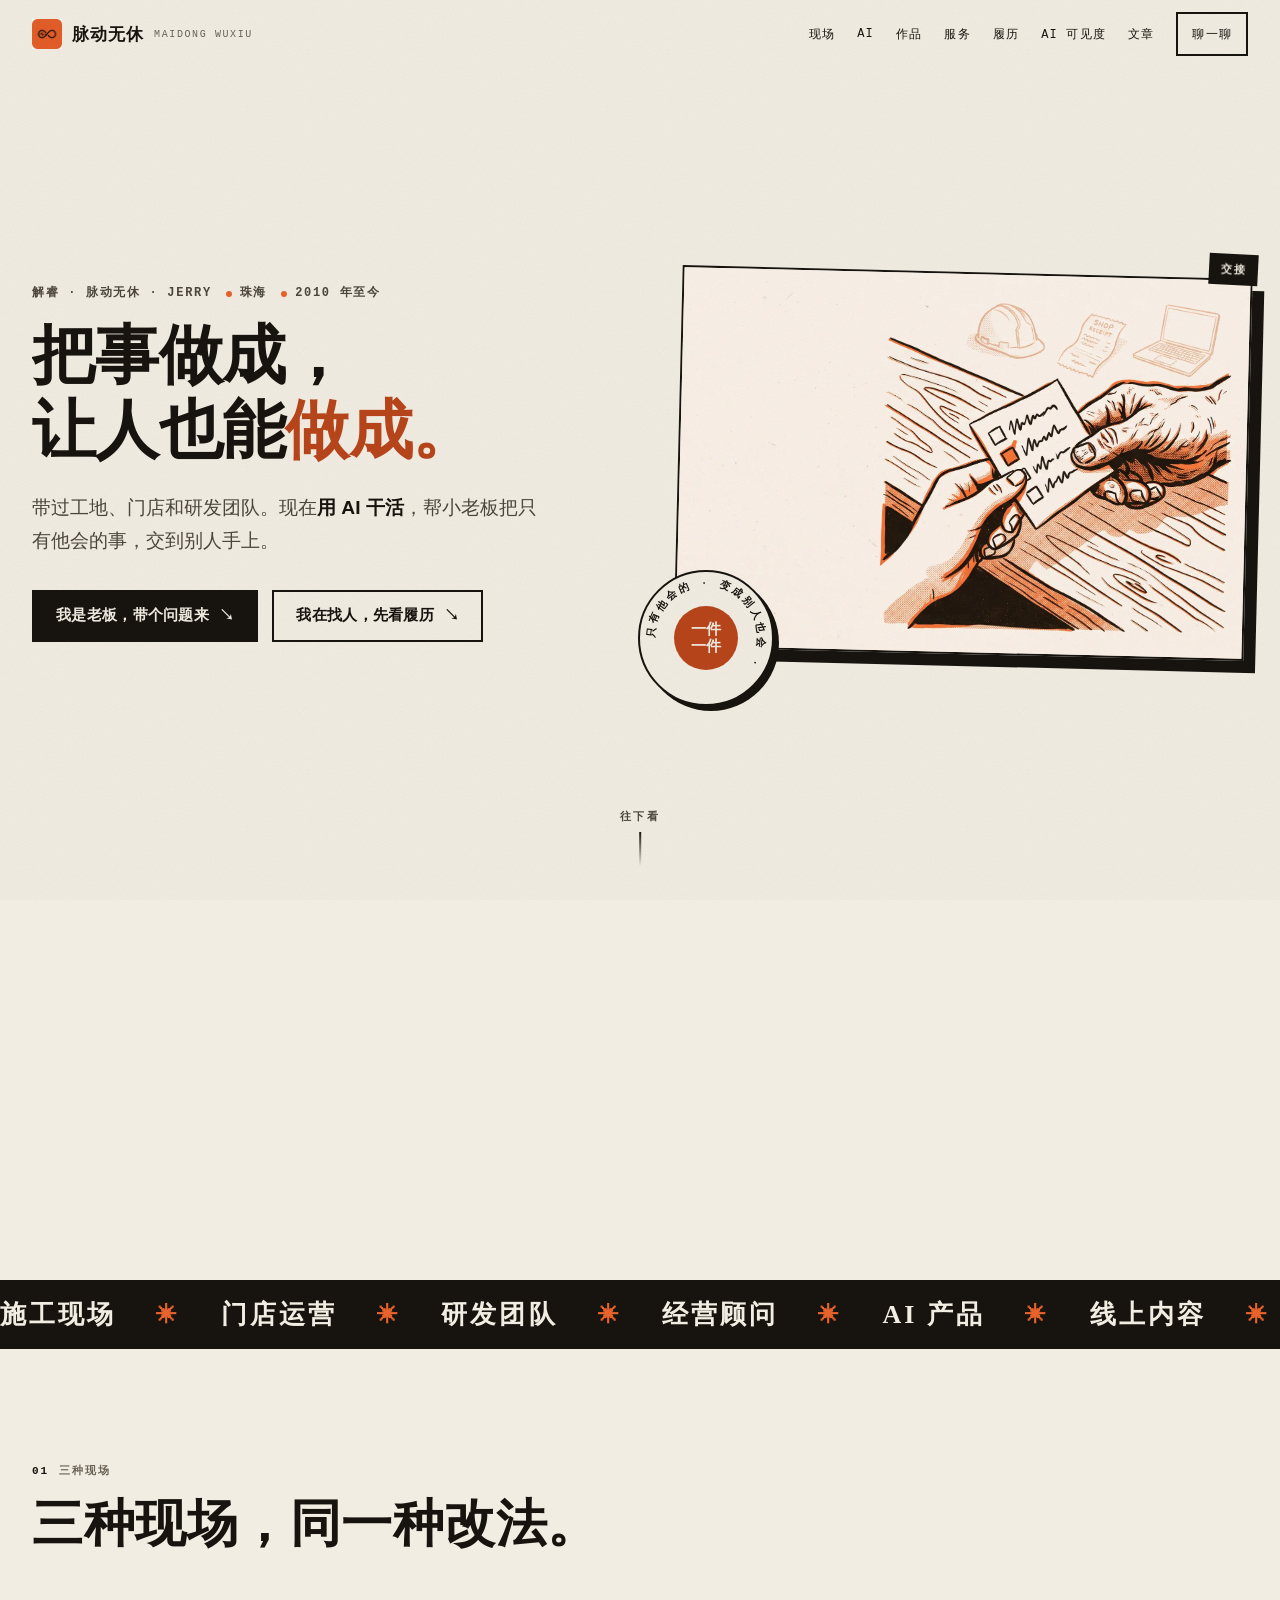
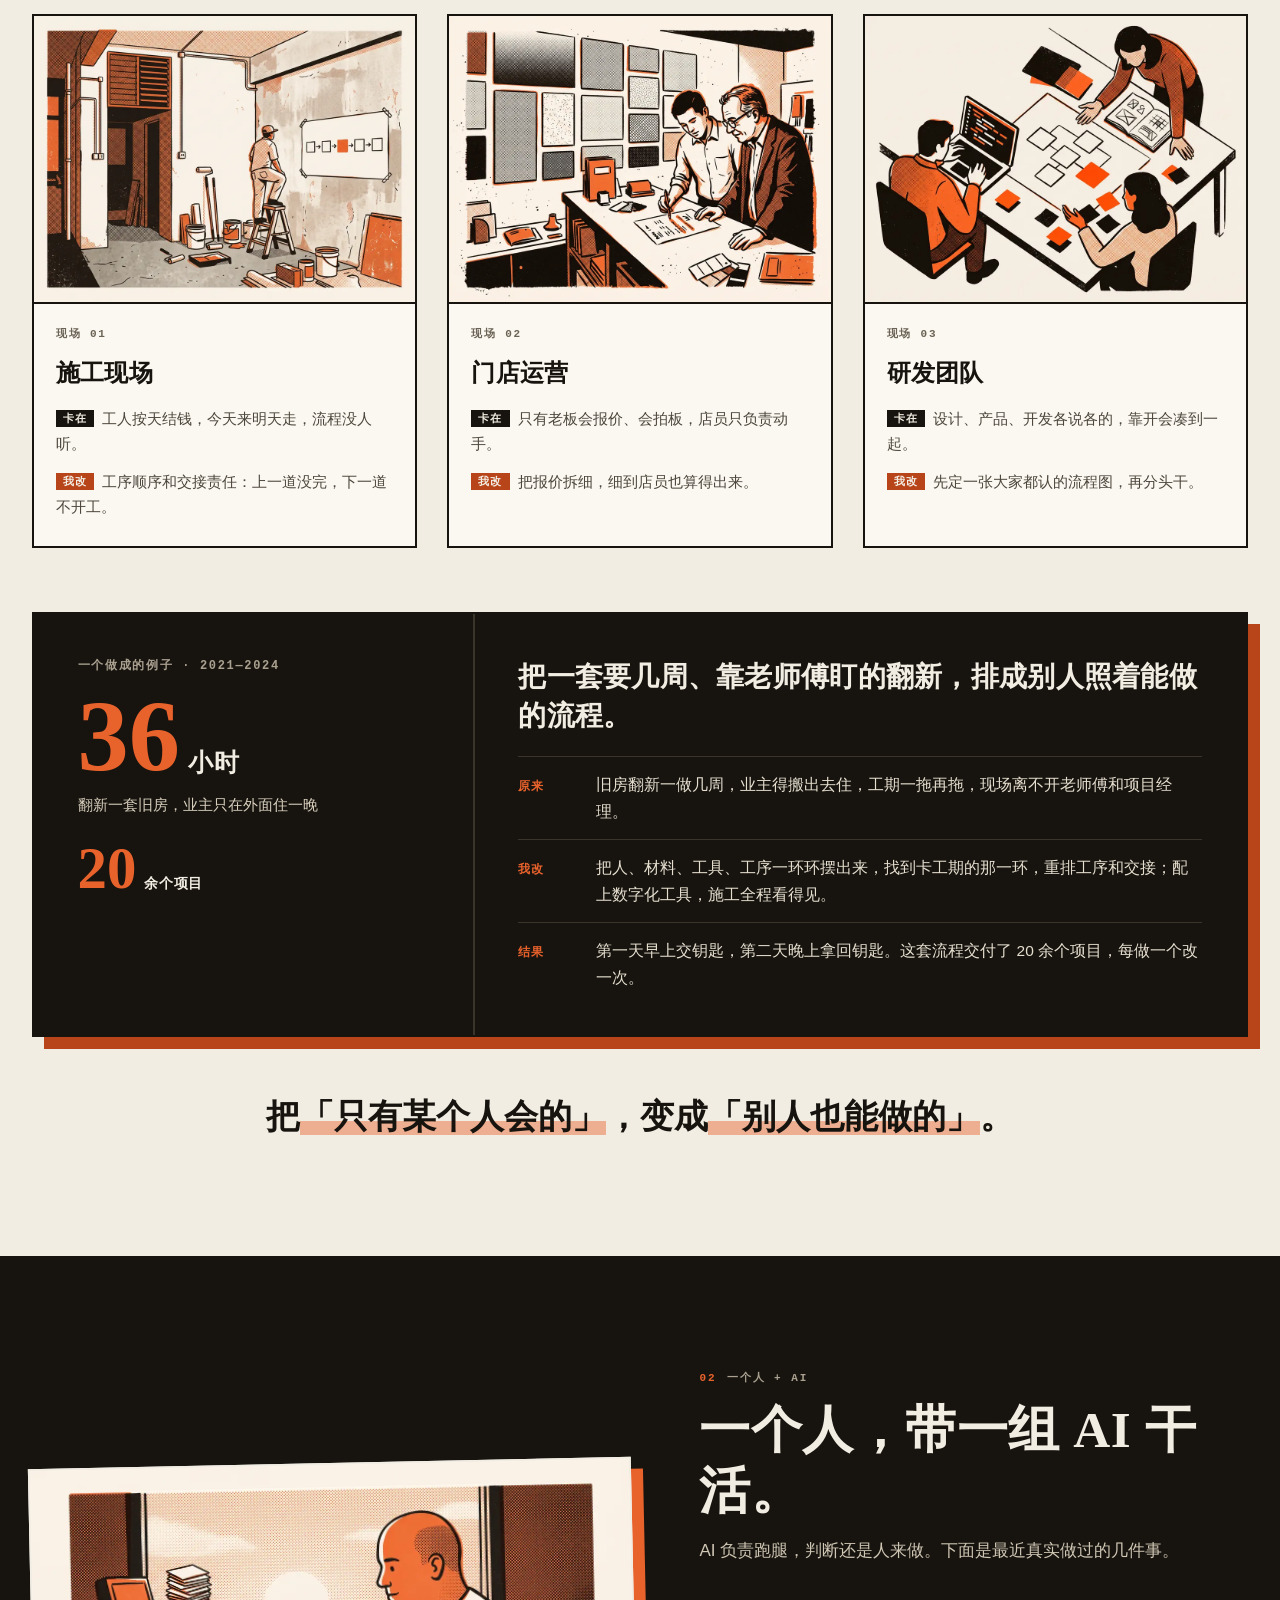
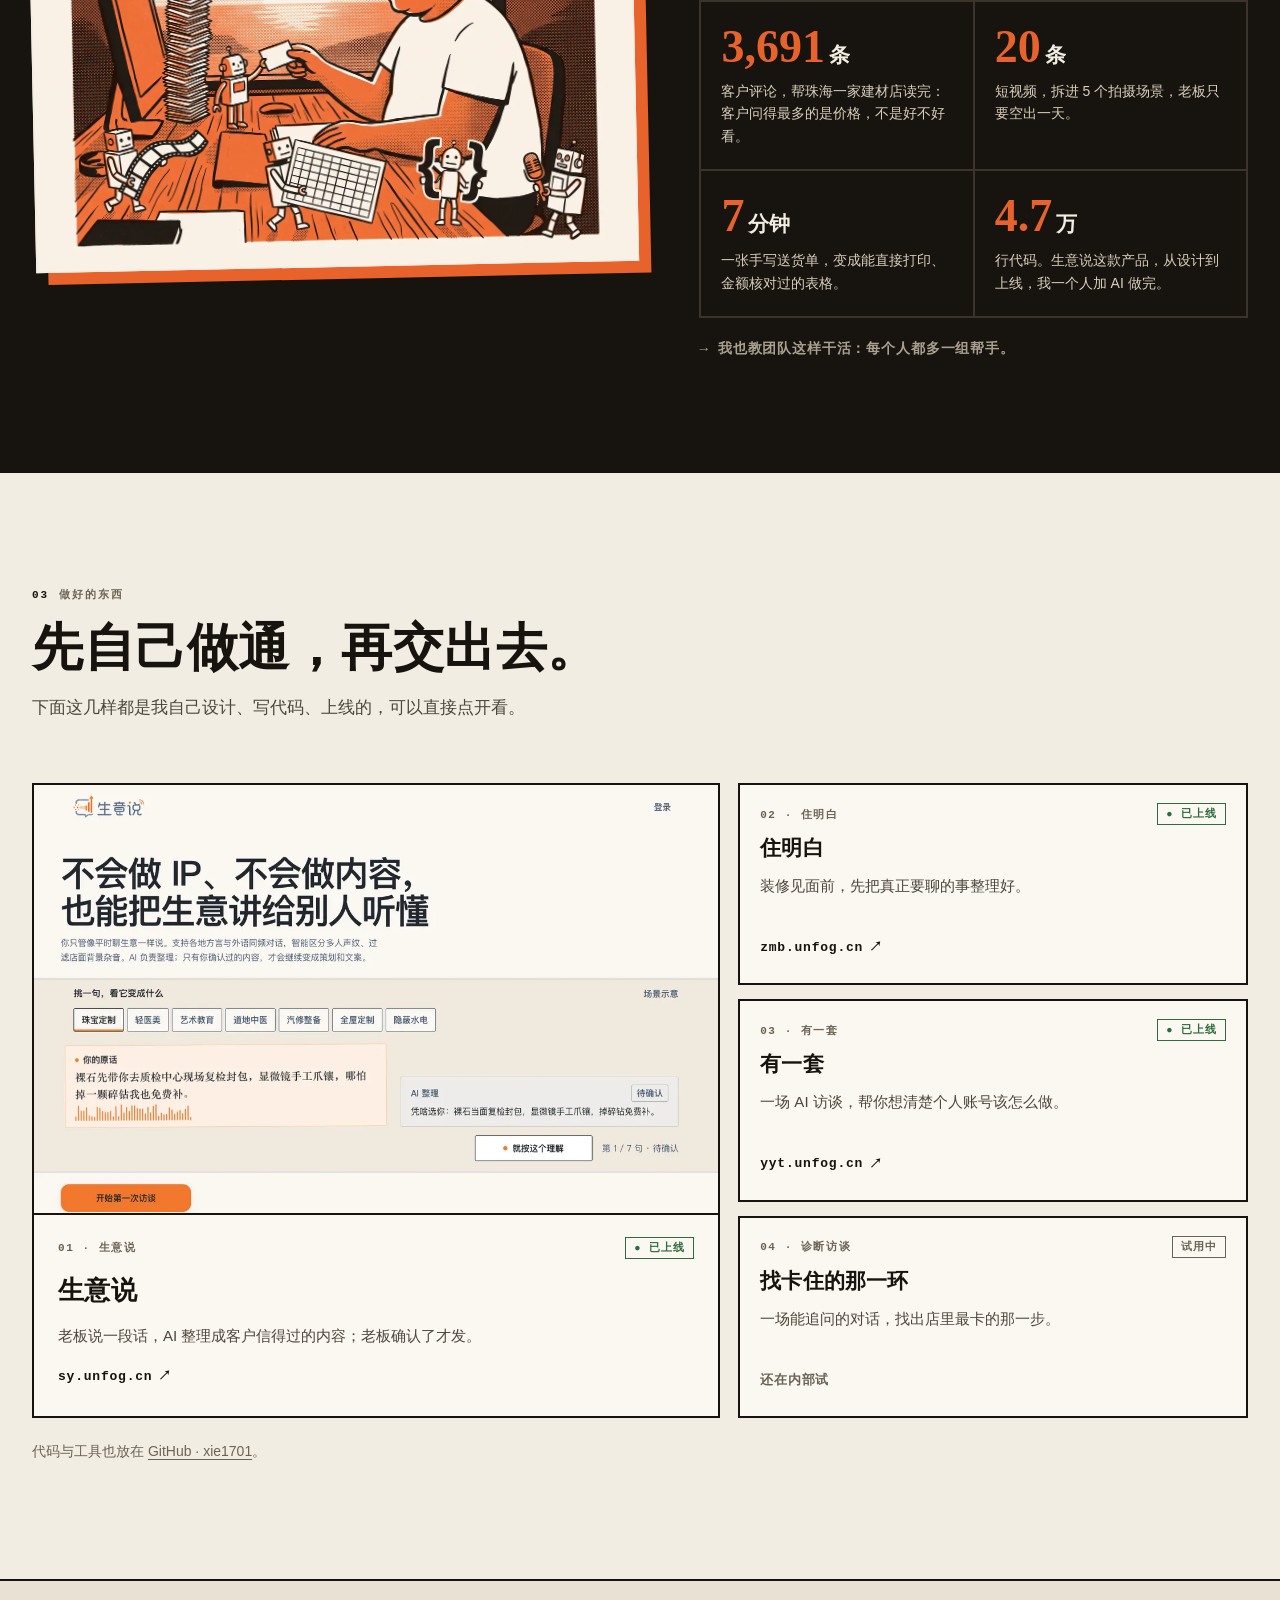
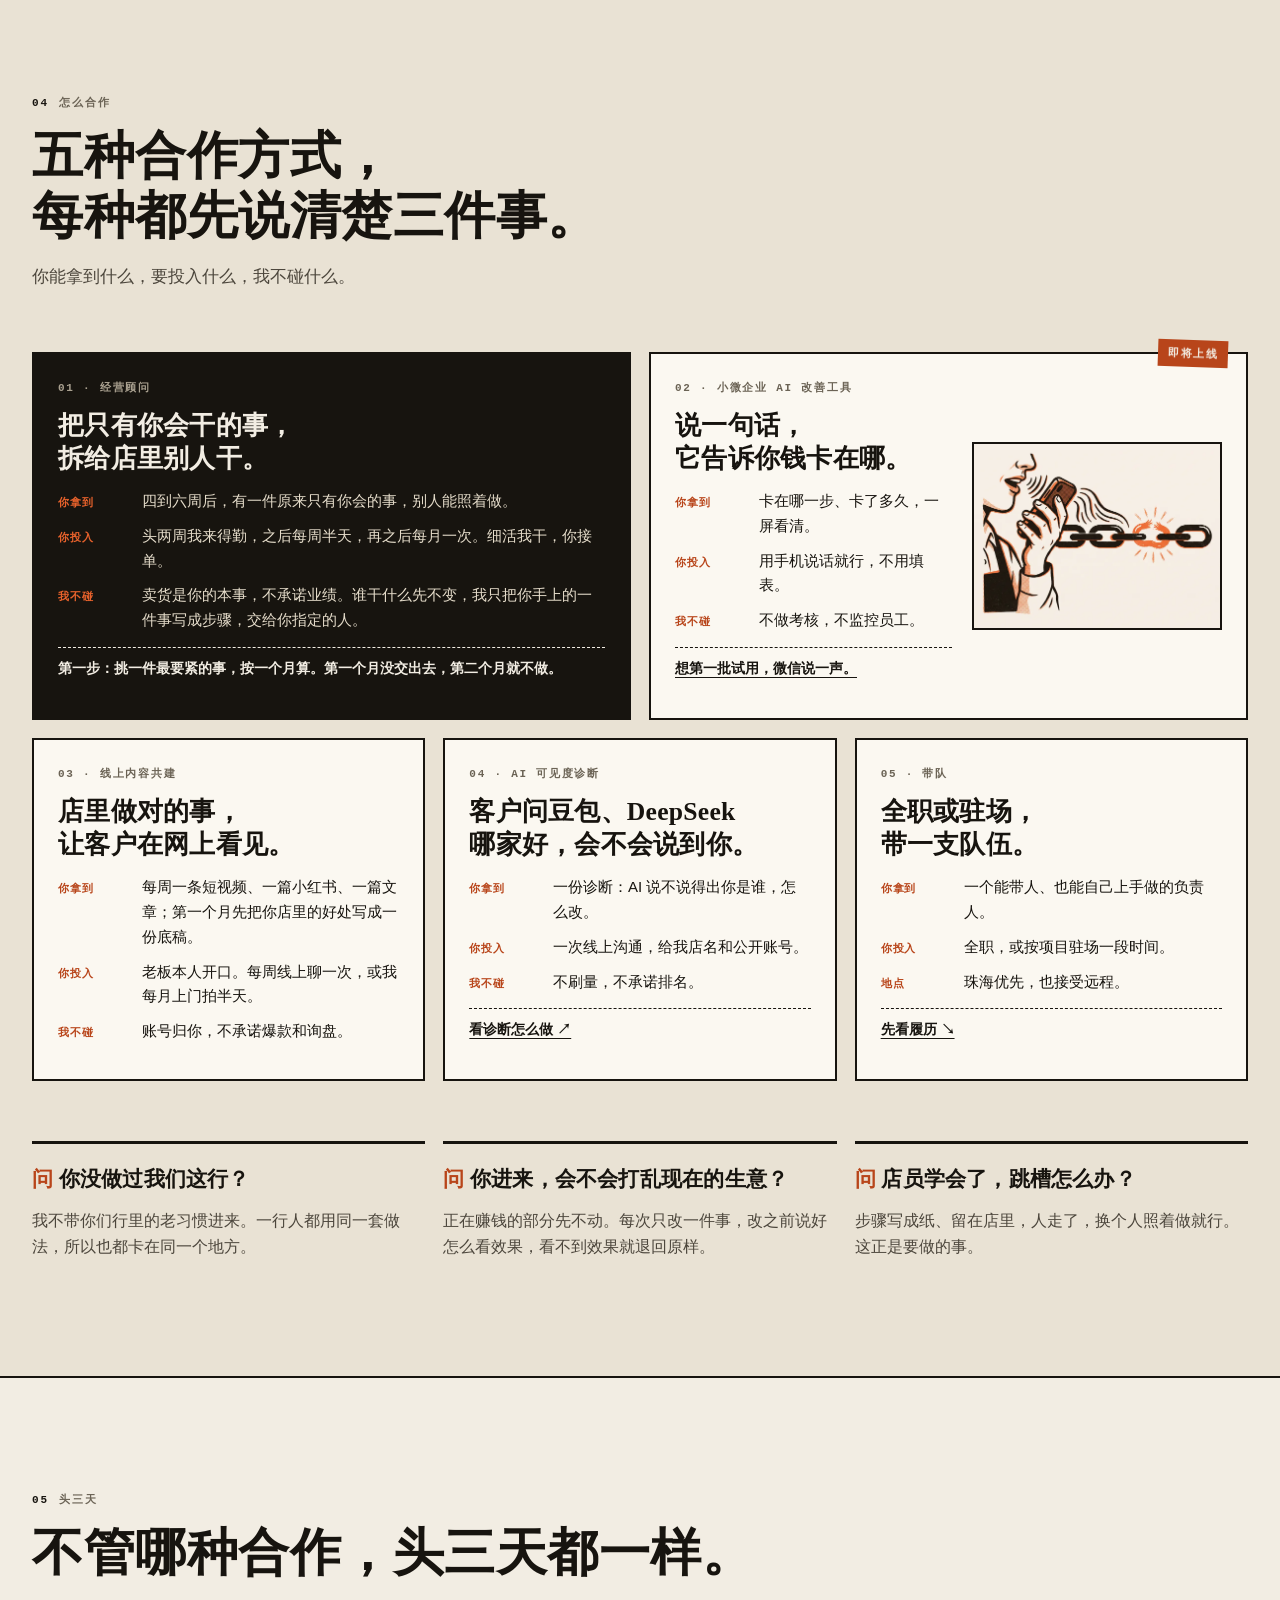
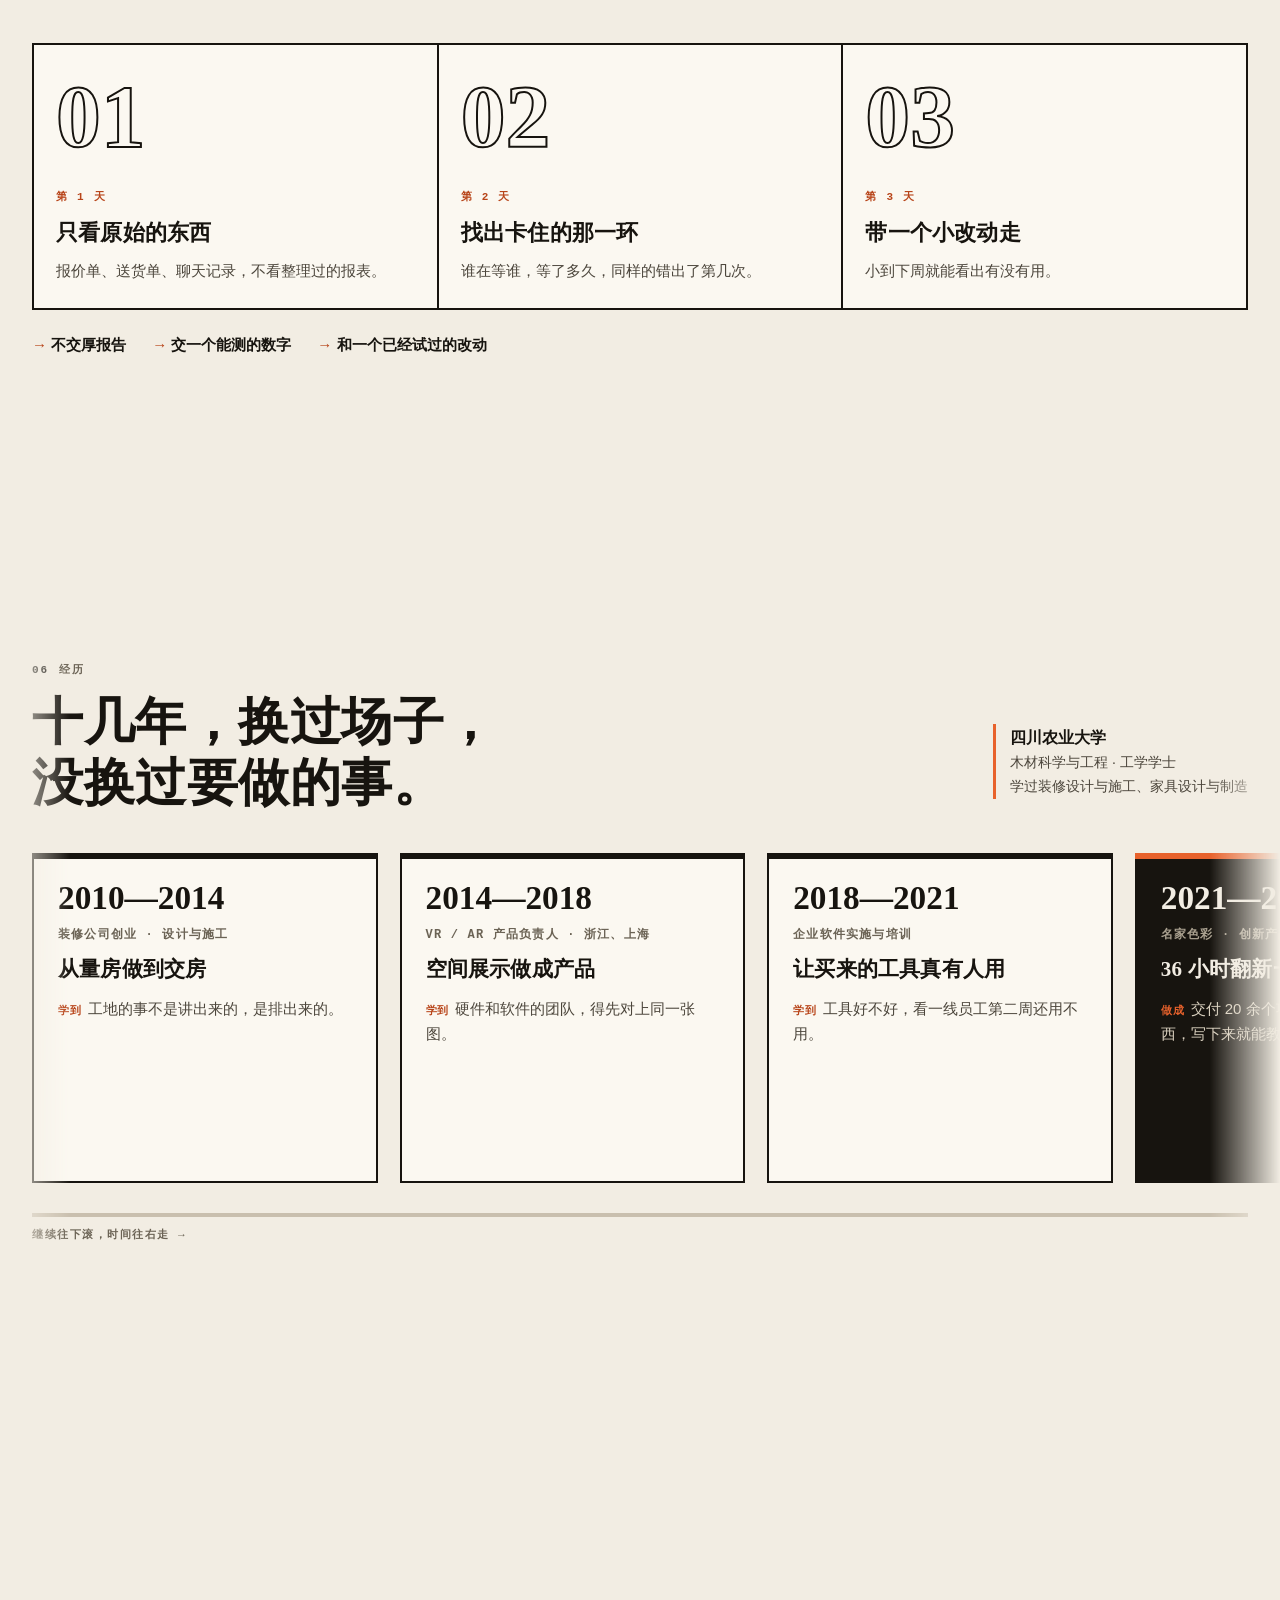
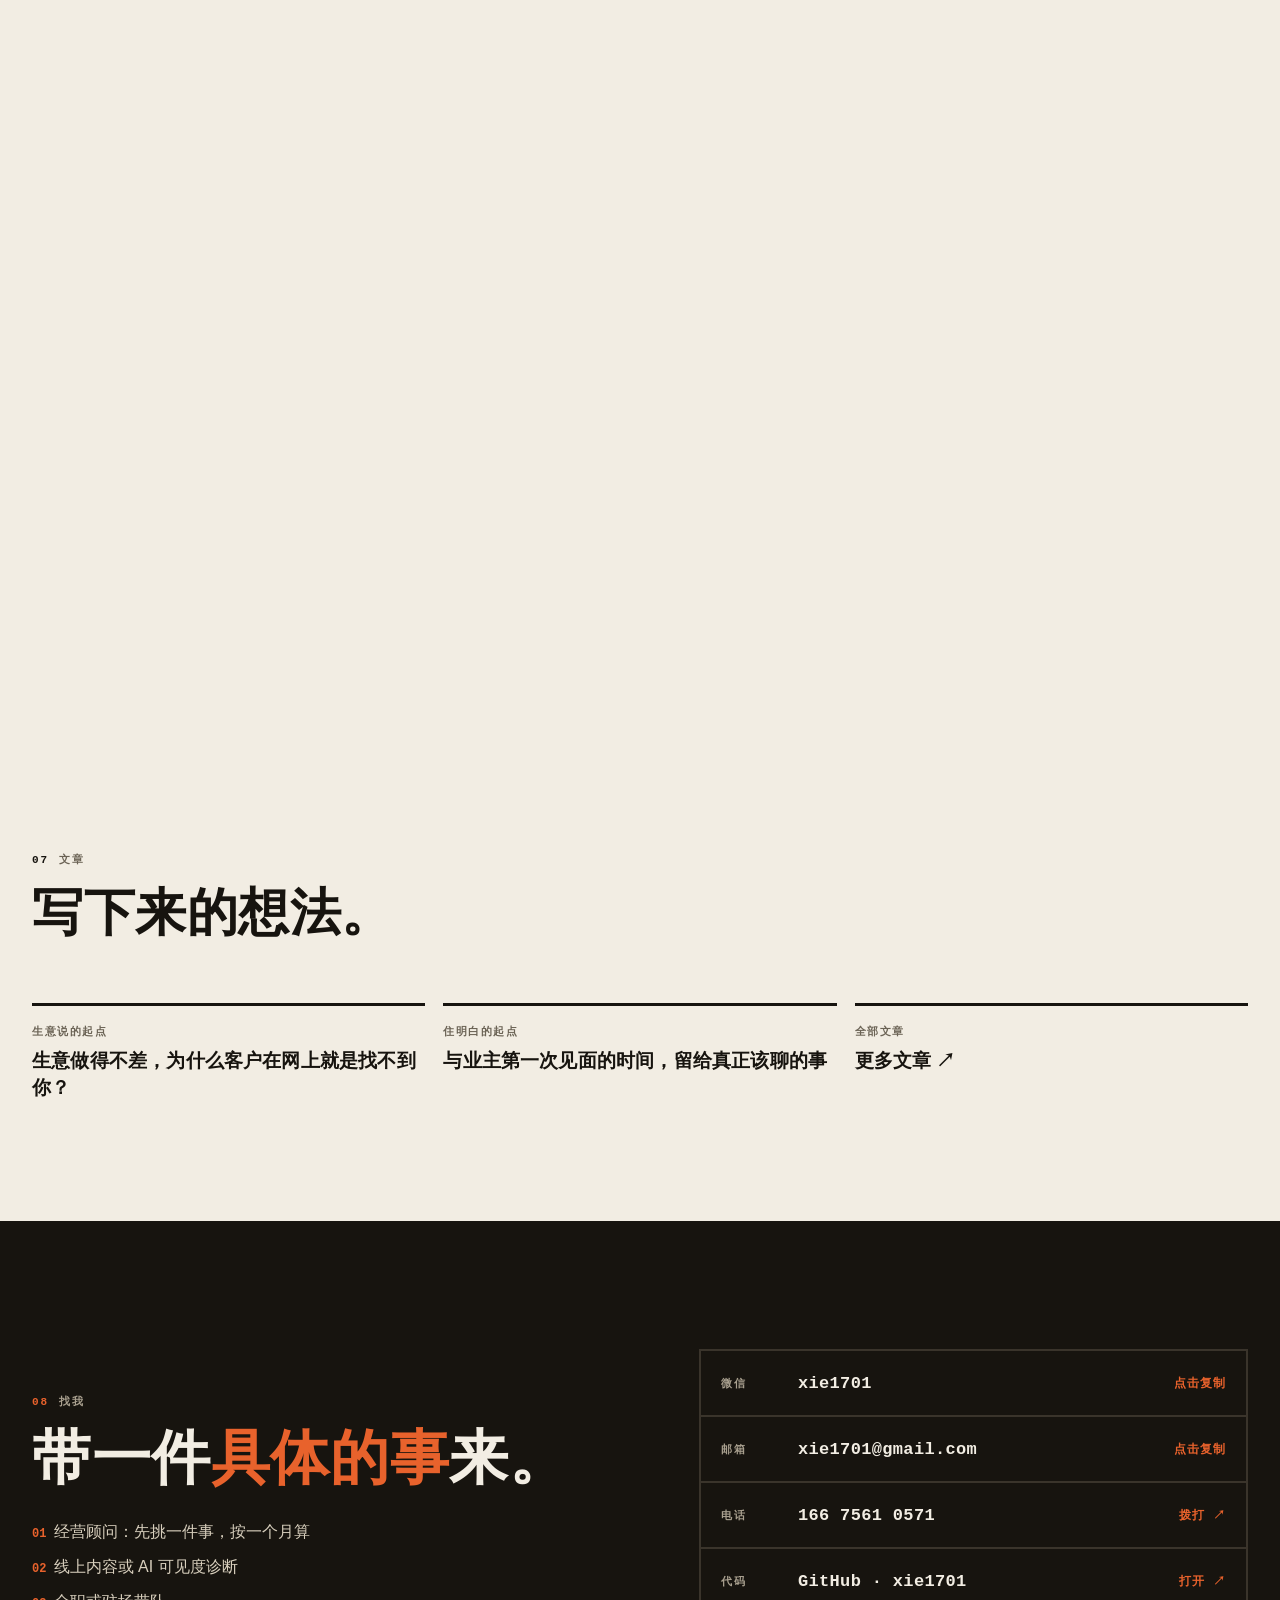
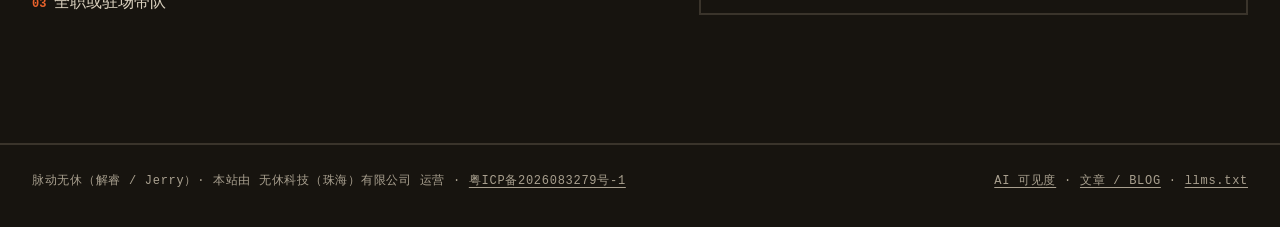
<file: index.html>
<!doctype html>
<html lang="zh-CN">
<head>
<meta charset="utf-8">
<meta name="viewport" content="width=device-width, initial-scale=1">
<meta name="theme-color" content="#17140f">
<title>脉动无休（解睿 / Jerry）｜把事做成，让人也能做成</title>
<meta name="description" content="解睿（脉动无休 / Jerry）：带过施工现场、门店和研发团队，用 AI 干活的经营改善顾问。把只有某个人会的事，变成别人也能做的事。已上线生意说、住明白、有一套。">
<link rel="canonical" href="https://unfog.cn/">
<link rel="icon" href="favicon.ico" sizes="any">
<link rel="icon" type="image/png" sizes="32x32" href="assets/icons/favicon-32.png">
<link rel="icon" type="image/png" sizes="192x192" href="assets/icons/favicon-192.png">
<link rel="apple-touch-icon" sizes="180x180" href="assets/icons/apple-touch-icon.png">
<link rel="preload" as="image" href="assets/v5/hero-handover.webp" type="image/webp">
<meta property="og:type" content="website">
<meta property="og:site_name" content="脉动无休">
<meta property="og:locale" content="zh_CN">
<meta property="og:url" content="https://unfog.cn/">
<meta property="og:title" content="脉动无休（解睿 / Jerry）｜把事做成，让人也能做成">
<meta property="og:description" content="带过施工现场、门店和研发团队，用 AI 干活。把只有某个人会的事，变成别人也能做的事。">
<meta property="og:image" content="https://unfog.cn/assets/share-card.png">
<meta property="og:image:secure_url" content="https://unfog.cn/assets/share-card.png">
<meta property="og:image:type" content="image/png">
<meta property="og:image:width" content="1200">
<meta property="og:image:height" content="630">
<meta property="og:image:alt" content="脉动无休（解睿 / Jerry）｜把事做成，让人也能做成。带过工地、门店和研发团队，现在用 AI 干活。">
<meta name="twitter:card" content="summary_large_image">
<meta name="twitter:title" content="脉动无休（解睿 / Jerry）｜把事做成，让人也能做成">
<meta name="twitter:description" content="带过施工现场、门店和研发团队，用 AI 干活。把只有某个人会的事，变成别人也能做的事。">
<meta name="twitter:image" content="https://unfog.cn/assets/share-card.png">
<style>
:root{
  color-scheme:light;
  --paper:#f2ede3;--paper-2:#fbf8f1;--paper-3:#e9e2d4;
  --ink:#17140f;--ink-soft:#4c463c;--ink-faint:#6b6355;
  --orange:#e8622c;--orange-deep:#b8451a;
  --line:#c9bfae;
  --sans:"Inter","SF Pro Display","PingFang SC","Noto Sans SC","Microsoft YaHei",sans-serif;
  --serif:"Songti SC","Noto Serif SC","STSong","SimSun",serif;
  --mono:"SF Mono","Cascadia Code",Menlo,Consolas,monospace;
  --wrap:1240px;
  --ease:cubic-bezier(.22,.61,.36,1);
  --spring:cubic-bezier(.34,1.56,.64,1);
}
*{box-sizing:border-box}
html{scroll-behavior:smooth;scroll-padding-top:70px}
body{margin:0;background:var(--paper);color:var(--ink);font:16px/1.7 var(--sans);-webkit-font-smoothing:antialiased;overflow-x:hidden;overflow-x:clip}
a{color:inherit;text-decoration:none}
img{display:block;max-width:100%;height:auto}
button{font:inherit;color:inherit}
::selection{color:var(--paper);background:var(--ink)}
:focus-visible{outline:3px solid var(--orange);outline-offset:4px}
body::after{content:"";position:fixed;inset:0;z-index:95;pointer-events:none;opacity:.5;mix-blend-mode:multiply;background-image:url("data:image/svg+xml,%3Csvg xmlns='http://www.w3.org/2000/svg' width='180' height='180'%3E%3Cfilter id='n'%3E%3CfeTurbulence type='fractalNoise' baseFrequency='.9' numOctaves='2' stitchTiles='stitch'/%3E%3CfeColorMatrix values='0 0 0 0 0.09 0 0 0 0 0.08 0 0 0 0 0.06 0 0 0 .09 0'/%3E%3C/filter%3E%3Crect width='100%25' height='100%25' filter='url(%23n)'/%3E%3C/svg%3E")}
.wrap{width:min(var(--wrap),calc(100% - 64px));margin-inline:auto;position:relative}
.kicker{font:700 11px/1.4 var(--mono);letter-spacing:.18em;text-transform:uppercase;color:var(--ink-faint);margin:0 0 14px}
.kicker b{color:var(--ink);margin-right:10px}
.on-ink .kicker{color:#a9a08f}.on-ink .kicker b{color:var(--orange)}
h1,h2,h3{font-family:var(--serif);margin:0;letter-spacing:.01em}
h2{font-size:clamp(30px,4vw,52px);line-height:1.18;font-weight:900}
.lede{margin:16px 0 0;max-width:34em;color:var(--ink-soft);font-size:17px}
.on-ink .lede{color:#cfc6b4}
.sec{padding:clamp(70px,9vw,124px) 0}
.sec-head{display:grid;grid-template-columns:minmax(0,1fr);gap:0;margin-bottom:clamp(36px,5vw,60px);max-width:760px}

/* progress + nav */
.progress{position:fixed;top:0;left:0;height:4px;width:100%;transform-origin:0 50%;transform:scaleX(0);background:var(--orange);z-index:99}
.topbar{position:absolute;top:0;left:0;right:0;z-index:20}
.topbar .wrap,.floatnav .wrap{height:68px;display:flex;align-items:center;justify-content:space-between;gap:16px}
.brand{display:inline-flex;align-items:center;gap:10px;font:900 17px var(--serif);letter-spacing:.06em}
.brand img{width:30px;height:30px}
.brand i{font:10px var(--mono);letter-spacing:.16em;font-style:normal;color:var(--ink-faint)}
.nav{display:flex;align-items:center;gap:22px}
.nav a{font:12px var(--mono);letter-spacing:.1em;display:inline-flex;align-items:center;min-height:44px;position:relative}
.nav a:not(.nav-cta)::after{content:"";position:absolute;left:0;right:0;bottom:10px;height:2px;background:var(--orange);transform:scaleX(0);transform-origin:0 50%;transition:transform .3s var(--ease)}
.nav a:not(.nav-cta):hover::after{transform:scaleX(1)}
.nav-cta{padding:0 14px;border:2px solid var(--ink);font-weight:700;transition:background .2s,color .2s}
.nav-cta:hover{background:var(--ink);color:var(--paper)}
.floatnav{position:fixed;top:0;left:0;right:0;z-index:60;background:rgba(242,237,227,.9);-webkit-backdrop-filter:saturate(160%) blur(14px);backdrop-filter:saturate(160%) blur(14px);border-bottom:2px solid var(--ink);transform:translateY(-102%);visibility:hidden;transition:transform .4s var(--ease),visibility 0s linear .4s}
.floatnav.show{transform:none;visibility:visible;transition:transform .4s var(--ease),visibility 0s}

/* buttons */
.btn{display:inline-flex;align-items:center;gap:10px;min-height:52px;padding:0 22px;border:2px solid var(--ink);font:700 15px var(--sans);letter-spacing:.02em;transition:transform .25s var(--spring),box-shadow .25s var(--ease),background .2s,color .2s;box-shadow:0 0 0 var(--ink)}
.btn:hover{transform:translate(-3px,-3px);box-shadow:5px 5px 0 var(--ink)}
.btn:active{transform:translate(0,0);box-shadow:0 0 0 var(--ink);transition-duration:.08s}
.btn-ink{background:var(--ink);color:var(--paper)}
.btn-ink:hover{box-shadow:5px 5px 0 var(--orange)}
.btn small{font:11px var(--mono);letter-spacing:.08em;opacity:.7}

/* hero */
.hero-stage{position:relative}
.hero{position:relative;min-height:100vh;display:flex;align-items:center;padding:96px 0 70px;overflow:hidden}
.hero-grid{display:grid;grid-template-columns:minmax(0,1.02fr) minmax(0,1fr);gap:clamp(28px,5vw,72px);align-items:center}
.hero-copy{position:relative;z-index:2}
.hero-who{font:700 12px/1.6 var(--mono);letter-spacing:.14em;color:var(--ink-soft);margin:0 0 16px;display:flex;flex-wrap:wrap;gap:6px 14px}
.hero-who span{display:inline-flex;align-items:center;gap:8px}
.hero-who span+span::before{content:"";width:6px;height:6px;background:var(--orange);border-radius:50%}
h1 .ln{white-space:nowrap}
h1{font-size:clamp(34px,5vw,80px);line-height:1.12;font-weight:900;letter-spacing:-.01em}
h1 .ln{display:block;overflow:hidden;padding-bottom:.06em}
h1 .ln i{display:block;font-style:normal}
h1 .hl{color:var(--orange-deep);white-space:nowrap}
.hero-sub{margin:20px 0 32px;font-size:clamp(17px,1.5vw,20px);line-height:1.75;color:var(--ink-soft);max-width:27em}
.hero-sub b{color:var(--ink)}
.hero-cta{display:flex;flex-wrap:wrap;gap:14px}
.hero-art{position:relative;z-index:1}
.print{position:relative;border:2px solid var(--ink);background:var(--paper-2);box-shadow:12px 12px 0 var(--ink)}
.print img{width:100%;aspect-ratio:3/2;object-fit:cover}
.hero-art .print{transform:rotate(1.4deg)}
.stamp{position:absolute;left:-40px;bottom:-52px;width:136px;height:136px;z-index:3;border-radius:50%;background:var(--paper);border:2px solid var(--ink);box-shadow:5px 5px 0 var(--ink)}
.stamp svg{width:100%;height:100%;animation:spin 22s linear infinite}
.stamp text{font:700 10.5px var(--mono);letter-spacing:.24em;fill:var(--ink)}
.stamp .core{position:absolute;inset:34px;border-radius:50%;background:var(--orange-deep);color:var(--paper);display:grid;place-items:center;text-align:center;font:900 15px/1.15 var(--serif)}
@keyframes spin{to{transform:rotate(360deg)}}
.hero-tag{position:absolute;right:-10px;top:-18px;z-index:3;background:var(--ink);color:var(--paper);font:700 11px var(--mono);letter-spacing:.14em;padding:8px 12px;transform:rotate(3deg)}
.scroll-cue{position:absolute;left:50%;bottom:34px;transform:translateX(-50%);font:700 11px var(--mono);letter-spacing:.2em;color:var(--ink-soft);display:flex;flex-direction:column;align-items:center;gap:8px}
.scroll-cue::after{content:"";width:2px;height:34px;background:linear-gradient(var(--ink),transparent);animation:cue 1.8s var(--ease) infinite}
@keyframes cue{0%{transform:scaleY(0);transform-origin:top}50%{transform:scaleY(1);transform-origin:top}51%{transform-origin:bottom}100%{transform:scaleY(0);transform-origin:bottom}}
@media (min-width:1000px) and (min-height:700px){
  .hero-stage{height:calc(100vh + 380px)}
  .hero{position:sticky;top:0;height:100vh}
}

/* ticker */
.ticker{border-block:2px solid var(--ink);background:var(--ink);color:var(--paper);overflow:hidden;white-space:nowrap}
.ticker-track{display:inline-flex;gap:40px;padding:15px 0;animation:slide 36s linear infinite;font:900 clamp(18px,2.2vw,26px) var(--serif);letter-spacing:.12em}
.ticker-track span{display:inline-flex;align-items:center;gap:40px}
.ticker-track span::after{content:"✳";color:var(--orange);font-size:.8em}
@keyframes slide{to{transform:translateX(-50%)}}

/* scenes */
.scn-grid{display:grid;grid-template-columns:repeat(3,minmax(0,1fr));gap:clamp(18px,2.4vw,30px)}
.scn{background:var(--paper-2);border:2px solid var(--ink);display:flex;flex-direction:column;transition:transform .35s var(--ease),box-shadow .35s var(--ease)}
.scn:hover{transform:translate(-4px,-4px);box-shadow:8px 8px 0 var(--ink)}
.scn figure{margin:0;overflow:hidden;border-bottom:2px solid var(--ink)}
.scn img{width:100%;aspect-ratio:4/3;object-fit:cover;transition:transform .8s var(--ease)}
.scn:hover img{transform:scale(1.05)}
.scn-body{padding:22px 22px 26px;display:grid;gap:12px}
.scn-no{font:700 11px var(--mono);letter-spacing:.16em;color:var(--ink-faint)}
.scn h3{font-size:24px;font-weight:900}
.scn p{margin:0;font-size:15px;line-height:1.7;color:var(--ink-soft)}
.scn p b{display:inline-block;font:700 11px var(--mono);letter-spacing:.1em;color:var(--paper);background:var(--ink);padding:1px 7px;margin-right:8px;vertical-align:2px}
.scn p.fix b{background:var(--orange-deep)}
.case{margin-top:clamp(40px,5vw,64px);display:grid;grid-template-columns:minmax(0,.8fr) minmax(0,1.4fr);background:var(--ink);color:var(--paper);border:2px solid var(--ink);box-shadow:12px 12px 0 var(--orange-deep)}
.case-num{padding:clamp(26px,3.4vw,44px);border-right:2px solid #3a342b;display:flex;flex-direction:column;gap:6px}
.case-k{margin:0 0 8px;font:700 12px var(--mono);letter-spacing:.14em;color:#a9a08f}
.case-big{margin:0;font:900 clamp(64px,8vw,112px)/.95 var(--serif);color:var(--orange);font-variant-numeric:tabular-nums}
.case-big small{font-size:.24em;margin-left:8px;color:var(--paper);letter-spacing:.04em}
.case-big.b2{font-size:clamp(40px,4.6vw,64px);margin-top:18px}
.case-sub{margin:0;font-size:15px;color:#d8cfbd}
.case-body{padding:clamp(26px,3.4vw,44px);display:flex;flex-direction:column;gap:20px}
.case-body h3{font-size:clamp(21px,2.2vw,28px);line-height:1.4;font-weight:900}
.case dl{margin:0;display:grid;gap:14px}
.case dl div{display:grid;grid-template-columns:64px minmax(0,1fr);gap:14px;align-items:baseline;padding-top:14px;border-top:1px solid #3a342b}
.case dt{font:700 12px var(--mono);letter-spacing:.1em;color:var(--orange)}
.case dd{margin:0;font-size:15.5px;line-height:1.75;color:#e6dfd0}
@media (max-width:900px){.case{grid-template-columns:minmax(0,1fr);box-shadow:7px 7px 0 var(--orange-deep)}.case-num{border-right:0;border-bottom:2px solid #3a342b}.case dl div{grid-template-columns:minmax(0,1fr);gap:4px}}
.scn-close{margin:clamp(36px,5vw,56px) 0 0;font:900 clamp(22px,2.8vw,34px)/1.4 var(--serif);text-align:center}
.scn-close em{font-style:normal;background:linear-gradient(transparent 62%,rgba(232,98,44,.45) 62%)}

/* AI band */
.on-ink{background:var(--ink);color:var(--paper)}
.ai-grid{display:grid;grid-template-columns:minmax(0,1.1fr) minmax(0,1fr);gap:clamp(30px,5vw,70px);align-items:center}
.ai-art .print{border-color:var(--paper);box-shadow:12px 12px 0 var(--orange);transform:rotate(-1.2deg)}
.ai-art img{aspect-ratio:3/2}
.stats{display:grid;grid-template-columns:repeat(2,minmax(0,1fr));gap:2px;background:#3a342b;border:2px solid #3a342b;margin-top:34px}
.stat{background:var(--ink);padding:22px 20px}
.stat .num{font:900 clamp(32px,3.6vw,46px)/1 var(--serif);color:var(--orange);display:block;font-variant-numeric:tabular-nums}
.stat .num small{font-size:.45em;margin-left:4px;color:var(--paper)}
.stat p{margin:10px 0 0;font-size:14px;line-height:1.6;color:#d8cfbd}
.ai-note{margin:22px 0 0;font:700 14px var(--mono);letter-spacing:.06em;color:#a9a08f}

/* works */
.works{display:grid;grid-template-columns:repeat(4,minmax(0,1fr));gap:18px}
.work{border:2px solid var(--ink);background:var(--paper-2);padding:24px 22px 22px;display:flex;flex-direction:column;gap:12px;min-height:250px;position:relative;transition:transform .35s var(--ease),box-shadow .35s var(--ease),background .25s}
.work:hover{transform:translate(-4px,-4px);box-shadow:8px 8px 0 var(--orange)}
.work-top{display:flex;justify-content:space-between;align-items:center;font:700 11px var(--mono);letter-spacing:.14em;color:var(--ink-faint)}
.chip{font:700 10.5px var(--mono);letter-spacing:.1em;padding:3px 8px;border:1.5px solid currentColor}
.chip.live{color:#2f6b3f}.chip.live::before{content:"● ";animation:blink 2s infinite}
.chip.proto{color:var(--ink-faint)}
@keyframes blink{50%{opacity:.25}}
.work h3{font-size:26px;font-weight:900}
.work p{margin:0;font-size:15px;color:var(--ink-soft);flex:1}
.work .go{font:700 13px var(--mono);letter-spacing:.06em;display:inline-flex;gap:6px;align-items:center;min-height:36px}
.work .go span{transition:transform .25s var(--spring)}
.work:hover .go span{transform:translate(3px,-3px)}
.works{grid-template-columns:minmax(0,1.35fr) minmax(0,1fr)!important;align-items:stretch}
.work.feat{padding:0;min-height:0;gap:0}
.work.feat figure{margin:0;border:0;border-bottom:2px solid var(--ink);box-shadow:none;overflow:hidden}
.work.feat figure img{aspect-ratio:16/10;object-fit:cover;object-position:top;transition:transform .8s var(--ease)}
.work.feat:hover figure img{transform:scale(1.03)}
.feat-body{padding:22px 24px 22px;display:flex;flex-direction:column;gap:10px}
.work-list{display:grid;gap:14px}
.work.row{min-height:0;padding:18px 20px;gap:6px}
.work.row h3{font-size:21px}
@media (max-width:900px){.works{grid-template-columns:minmax(0,1fr)!important}}
.works-foot{margin:22px 0 0;font-size:14px;color:var(--ink-faint)}

/* services */
.svc-band{background:var(--paper-3);border-block:2px solid var(--ink)}
.svcs{display:grid;grid-template-columns:repeat(6,minmax(0,1fr));gap:18px}
.svc{grid-column:span 2;background:var(--paper-2);border:2px solid var(--ink);padding:26px 24px;display:flex;flex-direction:column;gap:14px;position:relative;transition:transform .35s var(--ease),box-shadow .35s var(--ease)}
.svc:hover{transform:translate(-4px,-4px);box-shadow:8px 8px 0 var(--ink)}
.svc.lead{grid-column:span 3;background:var(--ink);color:var(--paper)}
.svc.lead:hover{box-shadow:8px 8px 0 var(--orange)}
.svc.tool{grid-column:span 3;display:grid;grid-template-columns:minmax(0,1fr) minmax(0,.9fr);gap:20px;align-items:center}
.svc.tool figure{margin:0;border:2px solid var(--ink);overflow:hidden}
.svc.tool img{aspect-ratio:4/3;object-fit:cover}
.svc-no{font:700 11px var(--mono);letter-spacing:.16em;color:var(--ink-faint)}
.svc.lead .svc-no{color:#a9a08f}
.svc h3{font-size:clamp(22px,2vw,27px);font-weight:900;line-height:1.3}
.svc dl{margin:0;display:grid;gap:10px}
.svc dl div{display:grid;grid-template-columns:4.6em minmax(0,1fr);gap:10px;align-items:baseline}
.svc dt{font:700 11px var(--mono);letter-spacing:.08em;color:var(--orange-deep)}
.svc.lead dt{color:var(--orange)}
.svc dd{margin:0;font-size:15px;line-height:1.65}
.svc.lead dd{color:#e6ddcb}
.svc .first{margin-top:auto;padding-top:12px;border-top:1.5px dashed currentColor;font:700 14px var(--sans)}
.svc .first a{text-decoration:underline;text-underline-offset:4px}
.badge-soon{position:absolute;top:-14px;right:18px;background:var(--orange-deep);color:var(--paper);font:700 11px var(--mono);letter-spacing:.14em;padding:6px 10px;transform:rotate(2deg)}
.faq{display:grid;grid-template-columns:repeat(3,minmax(0,1fr));gap:18px;margin-top:clamp(40px,5vw,60px)}
.qa{border-top:3px solid var(--ink);padding-top:18px}
.qa h3{font-size:21px;font-weight:900}
.qa h3::before{content:"问 ";color:var(--orange-deep)}
.qa p{margin:10px 0 0;font-size:15.5px;color:var(--ink-soft);max-width:30em}

/* three days */
.days{display:grid;grid-template-columns:repeat(3,minmax(0,1fr));gap:2px;background:var(--ink);border:2px solid var(--ink)}
.day{background:var(--paper-2);position:relative;overflow:hidden}
.day-big{display:block;padding:26px 22px 0;font:900 clamp(64px,7vw,96px)/1 var(--serif);color:transparent;-webkit-text-stroke:2px var(--ink);transition:color .35s var(--ease)}
.day:hover .day-big{color:var(--orange-deep);-webkit-text-stroke-color:var(--orange-deep)}
.day-body{border-top:0}
.day-body{padding:20px 22px 24px}
.day-no{font:700 11px var(--mono);letter-spacing:.16em;color:var(--orange-deep)}
.day h3{font-size:22px;font-weight:900;margin-top:6px}
.day p{margin:8px 0 0;font-size:14.5px;color:var(--ink-soft)}
.days-out{margin:26px 0 0;display:flex;flex-wrap:wrap;gap:10px 26px;font:700 15px var(--sans)}
.days-out span::before{content:"→ ";color:var(--orange-deep)}

/* CV: pinned horizontal */
.cv-stage{position:relative}
.cv-sticky{position:relative}
.cv-head{display:flex;justify-content:space-between;align-items:flex-end;gap:30px;flex-wrap:wrap}
.cv-edu{font-size:14px;color:var(--ink-soft);max-width:22em;border-left:3px solid var(--orange);padding-left:14px}
.cv-edu b{color:var(--ink);font-family:var(--serif);font-size:16px}
.cv-track{display:grid;grid-template-columns:repeat(2,minmax(0,1fr));gap:18px;margin-top:40px}
.cv-item{border:2px solid var(--ink);background:var(--paper-2);padding:26px 24px;display:flex;flex-direction:column;gap:12px;position:relative}
.cv-item::before{content:"";position:absolute;left:-2px;right:-2px;top:-2px;height:6px;background:var(--ink)}
.cv-item.now::before,.cv-item.key::before{background:var(--orange)}
.cv-item.key{background:var(--ink);color:var(--paper)}
.cv-item.key .cv-role{color:#a9a08f}.cv-item.key p{color:#d8cfbd}.cv-item.key p b{color:var(--orange)}
.cv-year{font:900 clamp(26px,2.6vw,34px)/1 var(--serif);font-variant-numeric:tabular-nums}
.cv-role{font:700 12px var(--mono);letter-spacing:.1em;color:var(--ink-faint)}
.cv-item h3{font-size:21px;font-weight:900;line-height:1.35}
.cv-item p{margin:0;font-size:15px;color:var(--ink-soft)}
.cv-item p b{color:var(--orange-deep);font:700 11px var(--mono);letter-spacing:.08em;margin-right:6px}
.cv-bar{display:none}
.cv-bar span{position:absolute;left:0;top:14px;font:700 11px var(--mono);letter-spacing:.14em;color:var(--ink-faint)}
@media (min-width:1000px) and (min-height:640px){
  .cv-pin .cv-stage{height:var(--cv-h,300vh)}
  .cv-pin .cv-sticky{position:sticky;top:0;height:100vh;overflow:hidden;display:flex;flex-direction:column;justify-content:center;padding-top:40px}
  .cv-pin .cv-track{display:flex;gap:22px;width:max-content;margin-top:40px;will-change:transform}
  .cv-pin .cv-item{width:clamp(300px,27vw,370px);flex:none;min-height:330px}
  .cv-pin .cv-bar{display:block;height:4px;background:var(--line);margin-top:30px;position:relative}
  .cv-pin .cv-sticky{-webkit-mask-image:linear-gradient(90deg,transparent 0,#000 70px,#000 calc(100% - 70px),transparent);mask-image:linear-gradient(90deg,transparent 0,#000 70px,#000 calc(100% - 70px),transparent)}
  .cv-pin .cv-bar i{position:absolute;inset:0;background:var(--orange);transform-origin:0 50%;transform:scaleX(var(--cvp,0))}
}

/* writing + contact */
.notes{display:grid;grid-template-columns:repeat(3,minmax(0,1fr));gap:18px}
.note{border-top:3px solid var(--ink);padding:18px 0 4px;display:flex;flex-direction:column;gap:8px;transition:color .2s}
.note:hover{color:var(--orange-deep)}
.note small{font:700 11px var(--mono);letter-spacing:.14em;color:var(--ink-faint)}
.note h3{font-size:19px;font-weight:900;line-height:1.45}
.contact{padding:clamp(80px,10vw,130px) 0}
.contact-grid{display:grid;grid-template-columns:minmax(0,1.1fr) minmax(0,1fr);gap:clamp(30px,5vw,70px);align-items:end}
.contact h2{font-size:clamp(34px,4.6vw,62px)}
.contact h2 em{font-style:normal;color:var(--orange)}
.ways{list-style:none;margin:24px 0 0;padding:0;display:grid;gap:8px;font-size:16px;color:#d8cfbd}
.ways li::before{content:"0" counter(w) "  ";counter-increment:w;font:700 12px var(--mono);color:var(--orange)}
.ways{counter-reset:w}
.links{display:grid;gap:2px;background:#3a342b;border:2px solid #3a342b}
.link{display:flex;justify-content:space-between;align-items:center;gap:16px;background:var(--ink);padding:18px 20px;min-height:64px;border:0;width:100%;text-align:left;cursor:pointer;transition:background .2s}
.link:hover{background:#221e17}
.link .k{font:700 11px var(--mono);letter-spacing:.16em;color:#a9a08f;min-width:5.5em}
.link .v{font:700 17px var(--mono);color:var(--paper);flex:1;letter-spacing:.02em}
.link .a{font:700 12px var(--mono);color:var(--orange);letter-spacing:.08em;white-space:nowrap}
.link.done .a{color:#7fc28f}
.footer{border-top:2px solid #3a342b;padding:26px 0 34px;font:12px/1.8 var(--mono);letter-spacing:.06em;color:#a9a08f;background:var(--ink)}
.footer .wrap{display:flex;justify-content:space-between;flex-wrap:wrap;gap:10px 30px}
.footer a{text-decoration:underline;text-underline-offset:3px}

/* entrance (gated) */
.js-ready [data-in]{transition:opacity .9s var(--ease),translate .9s var(--ease),rotate .9s var(--ease),scale .9s var(--ease);transition-delay:var(--d,0s)}
.js-ready [data-in]:not(.in){opacity:0}
.js-ready [data-in="rise"]:not(.in){translate:0 46px}
.js-ready [data-in="paper"]:not(.in){translate:0 36px;rotate:-2.5deg}
.js-ready [data-in="slide"]:not(.in){translate:-50px 0}
.js-ready [data-in="lift"]:not(.in){scale:.94;translate:0 24px}
.js-ready h1 .ln i{transform:translateY(112%);transition:transform 1.1s var(--ease)}
.js-ready h1 .ln:nth-child(2) i{transition-delay:.12s}
.js-ready.is-loaded h1 .ln i{transform:none}
.js-ready .hero-art{opacity:0;translate:40px 0;transition:opacity 1.1s var(--ease) .25s,translate 1.1s var(--ease) .25s}
.js-ready.is-loaded .hero-art{opacity:1;translate:0 0}

/* responsive */
@media (max-width:1100px){
  .works{grid-template-columns:repeat(2,minmax(0,1fr))}
  .svc,.svc.lead,.svc.tool{grid-column:span 3}
}
@media (max-width:900px){
  .hero{padding-top:90px}
  .hero-grid,.ai-grid,.contact-grid{grid-template-columns:minmax(0,1fr)}
  .hero-art{max-width:560px}
  .scn-grid,.days,.notes{grid-template-columns:minmax(0,1fr)}
  .svcs{grid-template-columns:minmax(0,1fr)}
  .svc,.svc.lead,.svc.tool{grid-column:auto}
  .faq{grid-template-columns:minmax(0,1fr)}
  .nav a:not(.nav-cta):not(.keep){display:none}
}
@media (max-width:640px){
  .wrap{width:calc(100% - 36px)}
  .works,.cv-track{grid-template-columns:minmax(0,1fr)}
  .svc.tool{grid-template-columns:minmax(0,1fr)}
  .stamp{width:96px;height:96px;left:-14px;bottom:-40px}
  .stamp .core{inset:25px;font-size:12px}
  .stamp text{font-size:9px}
  .print{box-shadow:7px 7px 0 var(--ink)}
  .ai-art .print{box-shadow:7px 7px 0 var(--orange)}
  .hero-cta .btn{width:100%;justify-content:space-between}
  .brand i{display:none}
  h1{font-size:clamp(30px,9vw,38px)}
  .nav{gap:16px}
  .stamp{left:8px;bottom:-44px}
  .stats{grid-template-columns:minmax(0,1fr)}
  .hero-who{font-size:12.5px}
  .link .v{font-size:15px}
  .stat{padding:18px 16px}
  .scroll-cue{display:none}
  .svc dl div{grid-template-columns:minmax(0,1fr);gap:2px}
  .svc.tool figure{max-width:260px}
  .footer{padding-bottom:calc(34px + env(safe-area-inset-bottom))}
}
/* 手机端可读性：mono 小标签从 10.5–11px 提到 12px，字距收一点防折行 */
@media (max-width:640px){
  .kicker,.btn small,.hero-tag,.scn-no,.work-top,.chip,.svc-no,.svc dt,.badge-soon,.day-no,.cv-item p b,.cv-bar span,.note small,.link .k{font-size:12px;letter-spacing:.1em}
  .scn p b{font-size:12px;padding:2px 8px;letter-spacing:.06em}
  .case-big small{font-size:12px}
  .stat .num small{font-size:13px}
  .stamp text{font-size:9.5px}
}
@media (prefers-reduced-motion:reduce){
  *,*::before,*::after{animation:none!important;transition:none!important;scroll-behavior:auto!important}
  .js-ready [data-in]{opacity:1!important;translate:none!important;rotate:none!important;scale:none!important}
  .js-ready h1 .ln i{transform:none!important}
  .js-ready .hero-art{opacity:1!important;translate:none!important}
}
</style>
<!-- seo:jsonld:start -->
<script type="application/ld+json">
{
 "@context": "https://schema.org",
 "@graph": [
  {
   "@type": "Person",
   "@id": "https://unfog.cn/#person",
   "name": "解睿",
   "alternateName": ["脉动", "Jerry", "脉动无休"],
   "jobTitle": "经营改善顾问 · 团队管理 · AI 产品实践",
   "description": "带过施工现场、门店运营和研发团队，用 AI 干活。长期处理同一件事：把只有某个人会的事，变成别人也能照着做的事。独立设计开发并上线生意说、住明白、有一套。",
   "url": "https://unfog.cn/",
   "image": "https://unfog.cn/assets/logo-master.png",
   "email": "mailto:xie1701@gmail.com",
   "telephone": "+86-16675610571",
   "address": {"@type": "PostalAddress", "addressLocality": "珠海", "addressRegion": "广东", "addressCountry": "CN"},
   "alumniOf": {"@type": "CollegeOrUniversity", "name": "四川农业大学"},
   "hasCredential": {"@type": "EducationalOccupationalCredential", "credentialCategory": "工学学士", "about": "木材科学与工程"},
   "knowsAbout": ["团队管理与带人", "经营诊断与流程改善", "TOC 制约理论", "设计思维", "AI 产品设计与开发", "AI 辅助工作流", "本地商家线上内容共建", "生成式引擎优化（GEO）", "AI 可见度诊断", "家装与建材行业运营"],
   "worksFor": {"@id": "https://unfog.cn/#org"},
   "sameAs": ["https://github.com/xie1701", "https://panorover.com/U/wx_8469d7bc"]
  },
  {
   "@type": "WebSite",
   "@id": "https://unfog.cn/#website",
   "url": "https://unfog.cn/",
   "name": "脉动无休｜解睿（脉动无休 / Jerry）的个人网站",
   "inLanguage": "zh-CN",
   "publisher": {"@id": "https://unfog.cn/#person"}
  },
  {
   "@type": "Organization",
   "@id": "https://unfog.cn/#org",
   "name": "无休科技（珠海）有限公司",
   "legalName": "无休科技（珠海）有限公司",
   "url": "https://unfog.cn/",
   "description": "无休科技（珠海）有限公司是解睿（脉动无休 / Jerry）对外提供经营改善顾问、线上内容共建、GEO 生成式引擎优化与 AI 产品服务的经营主体，注册地广东珠海。",
   "founder": {"@id": "https://unfog.cn/#person"},
   "address": {"@type": "PostalAddress", "addressLocality": "珠海", "addressRegion": "广东", "addressCountry": "CN"},
   "sameAs": ["https://www.tianyancha.com/company/8131203672"]
  },
  {
   "@type": "Service",
   "@id": "https://unfog.cn/#svc-advisor",
   "name": "经营顾问：把只有老板会干的事拆出来",
   "serviceType": "小微企业经营改善顾问",
   "provider": {"@id": "https://unfog.cn/#person"},
   "areaServed": [{"@type": "City", "name": "珠海"}, {"@type": "Country", "name": "中国（远程）"}],
   "description": "四到六周，让店里一件原来只有老板会干的事，别人也能照着做。投入逐步减少：头两周密集，之后每周半天，再之后每月一次。不碰销售，不承诺业绩，不动现有分工。第一步先挑一件事，按一个月算。",
   "offers": {"@type": "Offer", "priceCurrency": "CNY", "description": "按月合作，费用通过微信沟通。", "availability": "https://schema.org/InStock"}
  },
  {
   "@type": "Service",
   "@id": "https://unfog.cn/#svc-content",
   "name": "本地商家线上内容共建",
   "serviceType": "线上内容策划与共建",
   "provider": {"@id": "https://unfog.cn/#person"},
   "areaServed": [{"@type": "City", "name": "珠海"}, {"@type": "Country", "name": "中国（远程）"}],
   "description": "把店里多年做对的事，做成客户信得过、AI 也收录的线上内容。每周 1 条短视频、1 篇小红书图文、1 篇深度文章；首月产出《门店表达底稿》。两种做法：线上深聊，或每月上门拍摄。账号归店主，不承诺爆款与询盘。",
   "offers": {"@type": "Offer", "priceCurrency": "CNY", "description": "费用通过微信沟通。", "availability": "https://schema.org/InStock"}
  },
  {
   "@type": "Service",
   "@id": "https://unfog.cn/geo/#service",
   "name": "GEO 生成式引擎优化（AI 可见度诊断）",
   "serviceType": "生成式引擎优化",
   "url": "https://unfog.cn/geo/",
   "provider": {"@id": "https://unfog.cn/#person"},
   "areaServed": [{"@type": "City", "name": "珠海"}, {"@type": "Country", "name": "中国（远程）"}],
   "description": "GEO（生成式引擎优化）是让一家店、一个名字、一件事出现在 AI 回答客户问题的那一个句子里。做法三步：实体消歧、内容改成可被整段引用、拿到独立于自己的第三方来源。不承诺 AI 排名，只承诺 AI 说得清你是谁。",
   "offers": {"@type": "Offer", "priceCurrency": "CNY", "description": "先做一次 AI 可见度诊断，再定合作方式。", "availability": "https://schema.org/InStock"}
  },
  {
   "@type": "SoftwareApplication",
   "@id": "https://unfog.cn/#app-improve",
   "name": "小微企业 AI 改善工具（即将上线）",
   "applicationCategory": "BusinessApplication",
   "operatingSystem": "Web",
   "author": {"@id": "https://unfog.cn/#person"},
   "description": "老板对着它说一句话，它告诉你钱卡在哪一步、卡了多久。不用填表，没有考核；基于 TOC 制约理论。"
  },
  {"@type": "SoftwareApplication", "name": "生意说", "url": "https://sy.unfog.cn/", "applicationCategory": "BusinessApplication", "operatingSystem": "Web, 微信", "author": {"@id": "https://unfog.cn/#person"}, "description": "把真实经营经验，变成客户信得过的营销内容。"},
  {"@type": "SoftwareApplication", "name": "住明白", "url": "https://zmb.unfog.cn/", "applicationCategory": "LifestyleApplication", "operatingSystem": "Web, 微信", "author": {"@id": "https://unfog.cn/#person"}, "description": "装修见面前，用 AI 访谈先把真正要聊的事整理好。"},
  {"@type": "SoftwareApplication", "name": "有一套", "url": "https://yyt.unfog.cn/", "applicationCategory": "BusinessApplication", "operatingSystem": "Web, 微信", "author": {"@id": "https://unfog.cn/#person"}, "description": "一场 AI 访谈，出一份量身定制的个人 IP 策划方案与行动手册。"}
 ]
}
</script>
<!-- seo:jsonld:end -->
</head>
<body>
<div class="progress" id="progress" aria-hidden="true"></div>

<div class="floatnav" id="floatnav">
  <div class="wrap">
    <a class="brand" href="#top"><img src="assets/logo-mark.png" alt="" width="256" height="256">脉动无休<i>MAIDONG WUXIU</i></a>
    <nav class="nav" aria-label="页内导航"><a href="#scenes">现场</a><a href="#ai">AI</a><a href="#works">作品</a><a href="#services" class="keep">服务</a><a href="#cv">履历</a><a href="blog/">文章</a><a href="#contact" class="nav-cta">聊一聊</a></nav>
  </div>
</div>

<div class="hero-stage" id="top">
  <header class="topbar">
    <div class="wrap">
      <a class="brand" href="#top"><img src="assets/logo-mark.png" alt="脉动无休标志" width="256" height="256">脉动无休<i>MAIDONG WUXIU</i></a>
      <nav class="nav" aria-label="主导航"><a href="#scenes">现场</a><a href="#ai">AI</a><a href="#works">作品</a><a href="#services" class="keep">服务</a><a href="#cv">履历</a><a href="geo/">AI 可见度</a><a href="blog/">文章</a><a href="#contact" class="nav-cta">聊一聊</a></nav>
    </div>
  </header>
  <section class="hero" aria-labelledby="hero-title">
    <div class="wrap hero-grid">
      <div class="hero-copy" id="hero-copy">
        <p class="hero-who"><span>解睿 · 脉动无休 · JERRY</span><span>珠海</span><span>2010 年至今</span></p>
        <h1 id="hero-title"><span class="ln"><i>把事做成，</i></span><span class="ln"><i>让人也能<span class="hl">做成。</span></i></span></h1>
        <p class="hero-sub">带过工地、门店和研发团队。现在<b>用 AI 干活</b>，帮小老板把只有他会的事，交到别人手上。</p>
        <div class="hero-cta">
          <a class="btn btn-ink" href="#services">我是老板，带个问题来 <span aria-hidden="true">↘</span></a>
          <a class="btn" href="#cv">我在找人，先看履历 <span aria-hidden="true">↘</span></a>
        </div>
      </div>
      <div class="hero-art" id="hero-art">
        <span class="hero-tag">交接</span>
        <figure class="print" style="margin:0"><img src="assets/v5/hero-handover.webp" width="1600" height="1073" alt="一只老练的手把画好步骤的清单递给另一只手" fetchpriority="high"></figure>
        <div class="stamp" aria-hidden="true">
          <svg viewBox="0 0 132 132"><defs><path id="cp" d="M66,66 m-52,0 a52,52 0 1,1 104,0 a52,52 0 1,1 -104,0"/></defs><text><textPath href="#cp">只有他会的 · 变成别人也会 · </textPath></text></svg>
          <span class="core">一件<br>一件</span>
        </div>
      </div>
    </div>
    <a class="scroll-cue" href="#scenes">往下看</a>
  </section>
</div>

<div class="ticker" aria-hidden="true"><div class="ticker-track"><span>施工现场</span><span>门店运营</span><span>研发团队</span><span>经营顾问</span><span>AI 产品</span><span>线上内容</span><span>施工现场</span><span>门店运营</span><span>研发团队</span><span>经营顾问</span><span>AI 产品</span><span>线上内容</span></div></div>

<main>
<section class="sec" id="scenes" aria-labelledby="scenes-t">
  <div class="wrap">
    <div class="sec-head" data-in="rise"><p class="kicker"><b>01</b>三种现场</p><h2 id="scenes-t">三种现场，同一种改法。</h2></div>
    <div class="scn-grid">
      <article class="scn" data-in="paper">
        <figure><img src="assets/v5/scene-site.webp" width="1000" height="746" alt="旧房翻新工地，墙上贴着按顺序排好的工序板" loading="lazy"></figure>
        <div class="scn-body"><span class="scn-no">现场 01</span><h3>施工现场</h3>
          <p><b>卡在</b>工人按天结钱，今天来明天走，流程没人听。</p>
          <p class="fix"><b>我改</b>工序顺序和交接责任：上一道没完，下一道不开工。</p></div>
      </article>
      <article class="scn" data-in="paper" style="--d:.1s">
        <figure><img src="assets/v5/scene-store.webp" width="1000" height="746" alt="建材门店柜台前，老板和店员一起看报价单" loading="lazy"></figure>
        <div class="scn-body"><span class="scn-no">现场 02</span><h3>门店运营</h3>
          <p><b>卡在</b>只有老板会报价、会拍板，店员只负责动手。</p>
          <p class="fix"><b>我改</b>把报价拆细，细到店员也算得出来。</p></div>
      </article>
      <article class="scn" data-in="paper" style="--d:.2s">
        <figure><img src="assets/v5/scene-rnd.webp" width="1000" height="746" alt="研发团队围着同一张流程图工作" loading="lazy"></figure>
        <div class="scn-body"><span class="scn-no">现场 03</span><h3>研发团队</h3>
          <p><b>卡在</b>设计、产品、开发各说各的，靠开会凑到一起。</p>
          <p class="fix"><b>我改</b>先定一张大家都认的流程图，再分头干。</p></div>
      </article>
    </div>
    <article class="case" data-in="lift" aria-labelledby="case-t">
      <div class="case-num">
        <p class="case-k">一个做成的例子 · 2021—2024</p>
        <p class="case-big" data-count="36">36<small>小时</small></p>
        <p class="case-sub">翻新一套旧房，业主只在外面住一晚</p>
        <p class="case-big b2" data-count="20">20<small>余个项目</small></p>
      </div>
      <div class="case-body">
        <h3 id="case-t">把一套要几周、靠老师傅盯的翻新，排成别人照着能做的流程。</h3>
        <dl>
          <div><dt>原来</dt><dd>旧房翻新一做几周，业主得搬出去住，工期一拖再拖，现场离不开老师傅和项目经理。</dd></div>
          <div><dt>我改</dt><dd>把人、材料、工具、工序一环环摆出来，找到卡工期的那一环，重排工序和交接；配上数字化工具，施工全程看得见。</dd></div>
          <div><dt>结果</dt><dd>第一天早上交钥匙，第二天晚上拿回钥匙。这套流程交付了 20 余个项目，每做一个改一次。</dd></div>
        </dl>
      </div>
    </article>
    <p class="scn-close" data-in="rise">把<em>「只有某个人会的」</em>，变成<em>「别人也能做的」</em>。</p>
  </div>
</section>

<section class="sec on-ink" id="ai" aria-labelledby="ai-t">
  <div class="wrap ai-grid">
    <div class="ai-art" data-in="slide"><figure class="print" style="margin:0"><img src="assets/v5/ai-crew.webp" width="1200" height="805" alt="一个人坐在海边窗前，几个纸做的小机器人分别递来胶片、评论卡、表格和代码" loading="lazy"></figure></div>
    <div>
      <div data-in="rise"><p class="kicker"><b>02</b>一个人 + AI</p><h2 id="ai-t">一个人，带一组 AI 干活。</h2>
      <p class="lede">AI 负责跑腿，判断还是人来做。下面是最近真实做过的几件事。</p></div>
      <div class="stats" data-in="lift">
                <div class="stat"><span class="num" data-count="3691">3,691<small>条</small></span><p>客户评论，帮珠海一家建材店读完：客户问得最多的是价格，不是好不好看。</p></div>
        <div class="stat"><span class="num" data-count="20">20<small>条</small></span><p>短视频，拆进 5 个拍摄场景，老板只要空出一天。</p></div>
        <div class="stat"><span class="num" data-count="7">7<small>分钟</small></span><p>一张手写送货单，变成能直接打印、金额核对过的表格。</p></div>
        <div class="stat"><span class="num" data-count="47000" data-fmt="wan">4.7<small>万</small></span><p>行代码。生意说这款产品，从设计到上线，我一个人加 AI 做完。</p></div>
      </div>
      <p class="ai-note">→ 我也教团队这样干活：每个人都多一组帮手。</p>
    </div>
  </div>
</section>

<section class="sec" id="works" aria-labelledby="works-t">
  <div class="wrap">
    <div class="sec-head" data-in="rise"><p class="kicker"><b>03</b>做好的东西</p><h2 id="works-t">先自己做通，再交出去。</h2><p class="lede">下面这几样都是我自己设计、写代码、上线的，可以直接点开看。</p></div>
    <div class="works">
      <a class="work feat" data-in="paper" href="https://sy.unfog.cn" target="_blank" rel="noopener">
        <figure class="print"><img src="assets/v5/shot-shengyi.webp" width="1200" height="750" alt="生意说首页：选行业、说一段原话、AI 整理后由老板确认" loading="lazy"></figure>
        <div class="feat-body"><div class="work-top"><span>01 · 生意说</span><span class="chip live">已上线</span></div><h3>生意说</h3><p>老板说一段话，AI 整理成客户信得过的内容；老板确认了才发。</p><span class="go">sy.unfog.cn <span>↗</span></span></div>
      </a>
      <div class="work-list">
        <a class="work row" data-in="slide" href="https://zmb.unfog.cn" target="_blank" rel="noopener"><div class="work-top"><span>02 · 住明白</span><span class="chip live">已上线</span></div><h3>住明白</h3><p>装修见面前，先把真正要聊的事整理好。</p><span class="go">zmb.unfog.cn <span>↗</span></span></a>
        <a class="work row" data-in="slide" style="--d:.08s" href="https://yyt.unfog.cn" target="_blank" rel="noopener"><div class="work-top"><span>03 · 有一套</span><span class="chip live">已上线</span></div><h3>有一套</h3><p>一场 AI 访谈，帮你想清楚个人账号该怎么做。</p><span class="go">yyt.unfog.cn <span>↗</span></span></a>
        <div class="work row" data-in="slide" style="--d:.16s"><div class="work-top"><span>04 · 诊断访谈</span><span class="chip proto">试用中</span></div><h3>找卡住的那一环</h3><p>一场能追问的对话，找出店里最卡的那一步。</p><span class="go" style="color:var(--ink-faint)">还在内部试</span></div>
      </div>
    </div>
    <p class="works-foot">代码与工具也放在 <a href="https://github.com/xie1701" target="_blank" rel="noopener" style="text-decoration:underline;text-underline-offset:3px">GitHub · xie1701</a>。</p>
  </div>
</section>

<section class="sec svc-band" id="services" aria-labelledby="svc-t">
  <div class="wrap">
    <div class="sec-head" data-in="rise"><p class="kicker"><b>04</b>怎么合作</p><h2 id="svc-t">五种合作方式，<br>每种都先说清楚三件事。</h2><p class="lede">你能拿到什么，要投入什么，我不碰什么。</p></div>
    <div class="svcs">
      <article class="svc lead" data-in="paper">
        <span class="svc-no">01 · 经营顾问</span>
        <h3>把只有你会干的事，<br>拆给店里别人干。</h3>
        <dl>
          <div><dt>你拿到</dt><dd>四到六周后，有一件原来只有你会的事，别人能照着做。</dd></div>
          <div><dt>你投入</dt><dd>头两周我来得勤，之后每周半天，再之后每月一次。细活我干，你接单。</dd></div>
          <div><dt>我不碰</dt><dd>卖货是你的本事，不承诺业绩。谁干什么先不变，我只把你手上的一件事写成步骤，交给你指定的人。</dd></div>
        </dl>
        <p class="first">第一步：挑一件最要紧的事，按一个月算。第一个月没交出去，第二个月就不做。</p>
      </article>
      <article class="svc tool" data-in="paper" style="--d:.1s">
        <span class="badge-soon">即将上线</span>
        <div style="display:flex;flex-direction:column;gap:14px">
          <span class="svc-no">02 · 小微企业 AI 改善工具</span>
          <h3>说一句话，<br>它告诉你钱卡在哪。</h3>
          <dl>
            <div><dt>你拿到</dt><dd>卡在哪一步、卡了多久，一屏看清。</dd></div>
            <div><dt>你投入</dt><dd>用手机说话就行，不用填表。</dd></div>
            <div><dt>我不碰</dt><dd>不做考核，不监控员工。</dd></div>
          </dl>
          <p class="first"><a href="#contact">想第一批试用，微信说一声。</a></p>
        </div>
        <figure><img src="assets/v5/tool-chain.webp" width="1000" height="746" alt="手机里传出的声波变成一条链子，其中一环是橙色的" loading="lazy"></figure>
      </article>
      <article class="svc" data-in="rise">
        <span class="svc-no">03 · 线上内容共建</span>
        <h3>店里做对的事，<br>让客户在网上看见。</h3>
        <dl>
          <div><dt>你拿到</dt><dd>每周一条短视频、一篇小红书、一篇文章；第一个月先把你店里的好处写成一份底稿。</dd></div>
          <div><dt>你投入</dt><dd>老板本人开口。每周线上聊一次，或我每月上门拍半天。</dd></div>
          <div><dt>我不碰</dt><dd>账号归你，不承诺爆款和询盘。</dd></div>
        </dl>
      </article>
      <article class="svc" data-in="rise" style="--d:.08s">
        <span class="svc-no">04 · AI 可见度诊断</span>
        <h3>客户问豆包、DeepSeek<br>哪家好，会不会说到你。</h3>
        <dl>
          <div><dt>你拿到</dt><dd>一份诊断：AI 说不说得出你是谁，怎么改。</dd></div>
          <div><dt>你投入</dt><dd>一次线上沟通，给我店名和公开账号。</dd></div>
          <div><dt>我不碰</dt><dd>不刷量，不承诺排名。</dd></div>
        </dl>
        <p class="first"><a href="geo/">看诊断怎么做 ↗</a></p>
      </article>
      <article class="svc" data-in="rise" style="--d:.16s">
        <span class="svc-no">05 · 带队</span>
        <h3>全职或驻场，<br>带一支队伍。</h3>
        <dl>
          <div><dt>你拿到</dt><dd>一个能带人、也能自己上手做的负责人。</dd></div>
          <div><dt>你投入</dt><dd>全职，或按项目驻场一段时间。</dd></div>
          <div><dt>地点</dt><dd>珠海优先，也接受远程。</dd></div>
        </dl>
        <p class="first"><a href="#cv">先看履历 ↘</a></p>
      </article>
    </div>
    <div class="faq">
      <div class="qa" data-in="rise"><h3>你没做过我们这行？</h3><p>我不带你们行里的老习惯进来。一行人都用同一套做法，所以也都卡在同一个地方。</p></div>
      <div class="qa" data-in="rise" style="--d:.08s"><h3>你进来，会不会打乱现在的生意？</h3><p>正在赚钱的部分先不动。每次只改一件事，改之前说好怎么看效果，看不到效果就退回原样。</p></div>
      <div class="qa" data-in="rise" style="--d:.16s"><h3>店员学会了，跳槽怎么办？</h3><p>步骤写成纸、留在店里，人走了，换个人照着做就行。这正是要做的事。</p></div>
    </div>
  </div>
</section>

<section class="sec" id="method" aria-labelledby="method-t">
  <div class="wrap">
    <div class="sec-head" data-in="rise"><p class="kicker"><b>05</b>头三天</p><h2 id="method-t">不管哪种合作，头三天都一样。</h2></div>
    <div class="days" data-in="lift">
      <article class="day"><span class="day-big" aria-hidden="true">01</span><div class="day-body"><span class="day-no">第 1 天</span><h3>只看原始的东西</h3><p>报价单、送货单、聊天记录，不看整理过的报表。</p></div></article>
      <article class="day"><span class="day-big" aria-hidden="true">02</span><div class="day-body"><span class="day-no">第 2 天</span><h3>找出卡住的那一环</h3><p>谁在等谁，等了多久，同样的错出了第几次。</p></div></article>
      <article class="day"><span class="day-big" aria-hidden="true">03</span><div class="day-body"><span class="day-no">第 3 天</span><h3>带一个小改动走</h3><p>小到下周就能看出有没有用。</p></div></article>
    </div>
    <p class="days-out" data-in="rise"><span>不交厚报告</span><span>交一个能测的数字</span><span>和一个已经试过的改动</span></p>
  </div>
</section>

<section class="cv-stage" id="cv" aria-labelledby="cv-t">
  <div class="cv-sticky">
    <div class="wrap">
      <div class="cv-head" data-in="rise">
        <div><p class="kicker"><b>06</b>经历</p><h2 id="cv-t">十几年，换过场子，<br>没换过要做的事。</h2></div>
        <p class="cv-edu"><b>四川农业大学</b><br>木材科学与工程 · 工学学士<br>学过装修设计与施工、家具设计与制造</p>
      </div>
      <div class="cv-track" id="cv-track">
        <article class="cv-item"><span class="cv-year">2010—2014</span><span class="cv-role">装修公司创业 · 设计与施工</span><h3>从量房做到交房</h3><p><b>学到</b>工地的事不是讲出来的，是排出来的。</p></article>
        <article class="cv-item"><span class="cv-year">2014—2018</span><span class="cv-role">VR / AR 产品负责人 · 浙江、上海</span><h3>空间展示做成产品</h3><p><b>学到</b>硬件和软件的团队，得先对上同一张图。</p></article>
        <article class="cv-item"><span class="cv-year">2018—2021</span><span class="cv-role">企业软件实施与培训</span><h3>让买来的工具真有人用</h3><p><b>学到</b>工具好不好，看一线员工第二周还用不用。</p></article>
        <article class="cv-item key"><span class="cv-year">2021—2024</span><span class="cv-role">名家色彩 · 创新产品经理</span><h3>36 小时翻新一套旧房</h3><p><b>做成</b>交付 20 余个项目。老师傅脑子里的东西，写下来就能教给人。</p></article>
        <article class="cv-item"><span class="cv-year">2025—2026</span><span class="cv-role">安特美 · 董事长助理</span><h3>新业务、系统实施和培训</h3><p><b>学到</b>罚款带不动人，规则清楚、能做到，才带得动。</p></article>
        <article class="cv-item now"><span class="cv-year">2026—NOW</span><span class="cv-role">无休科技 · 独立顾问与 AI 产品</span><h3>一个人加 AI，做顾问也做产品</h3><p><b>正在</b>给珠海本地门店做经营顾问与内容；小微企业 AI 改善工具即将上线。</p></article>
      </div>
      <div class="cv-bar" aria-hidden="true"><i></i><span>继续往下滚，时间往右走 →</span></div>
    </div>
  </div>
</section>

<section class="sec" id="writing" aria-labelledby="notes-t" style="padding-top:clamp(70px,9vw,120px)">
  <div class="wrap">
    <div class="sec-head" data-in="rise"><p class="kicker"><b>07</b>文章</p><h2 id="notes-t">写下来的想法。</h2></div>
    <div class="notes">
      <a class="note" data-in="rise" href="https://mp.weixin.qq.com/s/gS-_JfrXdcUueoFbKPbdpg" target="_blank" rel="noopener"><small>生意说的起点</small><h3>生意做得不差，为什么客户在网上就是找不到你？</h3></a>
      <a class="note" data-in="rise" style="--d:.08s" href="https://mp.weixin.qq.com/s/u4DUKkpZEdGaxgrfWQvDow" target="_blank" rel="noopener"><small>住明白的起点</small><h3>与业主第一次见面的时间，留给真正该聊的事</h3></a>
      <a class="note" data-in="rise" style="--d:.16s" href="blog/"><small>全部文章</small><h3>更多文章 ↗</h3></a>
    </div>
  </div>
</section>
</main>

<section class="contact on-ink" id="contact" aria-labelledby="contact-t">
  <div class="wrap contact-grid">
    <div data-in="rise">
      <p class="kicker"><b>08</b>找我</p>
      <h2 id="contact-t">带一件<em>具体的事</em>来。</h2>
      <ol class="ways"><li>经营顾问：先挑一件事，按一个月算</li><li>线上内容或 AI 可见度诊断</li><li>全职或驻场带队</li></ol>
    </div>
    <div class="links" data-in="lift">
      <button class="link" type="button" data-copy="xie1701"><span class="k">微信</span><span class="v">xie1701</span><span class="a">点击复制</span></button>
      <button class="link" type="button" data-copy="xie1701@gmail.com"><span class="k">邮箱</span><span class="v">xie1701@gmail.com</span><span class="a">点击复制</span></button>
      <a class="link" href="tel:+8616675610571"><span class="k">电话</span><span class="v">166 7561 0571</span><span class="a">拨打 ↗</span></a>
      <a class="link" href="https://github.com/xie1701" target="_blank" rel="noopener"><span class="k">代码</span><span class="v">GitHub · xie1701</span><span class="a">打开 ↗</span></a>
    </div>
  </div>
</section>
<footer class="footer">
  <div class="wrap"><span>脉动无休（解睿 / Jerry）· 本站由 无休科技（珠海）有限公司 运营 · <a href="https://beian.miit.gov.cn/" target="_blank" rel="noopener">粤ICP备2026083279号-1</a></span><span><a href="geo/">AI 可见度</a> · <a href="blog/">文章 / BLOG</a> · <a href="llms.txt">llms.txt</a></span></div>
</footer>
<script>
(() => {
  const root = document.documentElement;
  const reduce = matchMedia('(prefers-reduced-motion: reduce)').matches;
  root.classList.add('js-ready');
  const loaded = () => root.classList.add('is-loaded');
  (document.fonts && document.fonts.ready ? document.fonts.ready : Promise.resolve()).then(() => requestAnimationFrame(loaded));
  setTimeout(loaded, 700);

  /* 区块出场 */
  const els = document.querySelectorAll('[data-in]');
  if ('IntersectionObserver' in window && !reduce) {
    const io = new IntersectionObserver(es => es.forEach(e => { if (e.isIntersecting) { e.target.classList.add('in'); io.unobserve(e.target); } }), { rootMargin: '0px 0px 8% 0px', threshold: .05 });
    els.forEach(el => io.observe(el));
  } else els.forEach(el => el.classList.add('in'));

  /* 数字滚动 */
  const nums = document.querySelectorAll('[data-count]');
  const fmt = (el, v) => {
    const unit = el.querySelector('small').outerHTML;
    const t = el.dataset.fmt === 'wan' ? (v / 10000).toFixed(1) : Math.round(v).toLocaleString('en-US');
    el.innerHTML = t + unit;
  };
  if (!reduce && 'IntersectionObserver' in window) {
    const io2 = new IntersectionObserver(es => es.forEach(e => {
      if (!e.isIntersecting) return; io2.unobserve(e.target);
      const el = e.target, end = +el.dataset.count, t0 = performance.now(), dur = 1300;
      const step = now => { const k = Math.min(1, (now - t0) / dur); fmt(el, end * (1 - Math.pow(1 - k, 3))); if (k < 1) requestAnimationFrame(step); };
      fmt(el, 0); requestAnimationFrame(step);
    }), { threshold: .6 });
    nums.forEach(n => io2.observe(n));
  }

  /* 滚动：进度条、悬浮导航、首屏景深、履历横移 */
  const bar = document.getElementById('progress');
  const nav = document.getElementById('floatnav');
  const stage = document.querySelector('.hero-stage');
  const copy = document.getElementById('hero-copy');
  const art = document.getElementById('hero-art');
  const cv = document.getElementById('cv');
  const track = document.getElementById('cv-track');
  const cvBar = cv.querySelector('.cv-bar');
  const pinMQ = matchMedia('(min-width:1000px) and (min-height:640px)');
  const depthMQ = matchMedia('(min-width:1000px) and (min-height:700px)');
  let cvTravel = 0;

  const layoutCV = () => {
    const on = pinMQ.matches && !reduce;
    root.classList.toggle('cv-pin', on);
    if (!on) { cv.style.removeProperty('--cv-h'); track.style.transform = ''; return; }
    cvTravel = Math.max(0, track.scrollWidth - track.parentElement.clientWidth);
    cv.style.setProperty('--cv-h', (innerHeight + cvTravel) + 'px');
  };

  let ticking = false;
  const onScroll = () => {
    ticking = false;
    const y = scrollY, max = document.documentElement.scrollHeight - innerHeight;
    bar.style.transform = `scaleX(${max > 0 ? y / max : 0})`;
    nav.classList.toggle('show', y > innerHeight * .8);
    if (!reduce && depthMQ.matches) {
      const travel = stage.offsetHeight - innerHeight;
      const p = Math.min(1, Math.max(0, y / travel));
      copy.style.transform = `translateY(${-p * 60}px)`; copy.style.opacity = 1 - p * .75;
      art.style.transform = `translateY(${-p * 30}px) scale(${1 + p * .08}) rotate(${-p * 2.4}deg)`;
    } else { copy.style.transform = ''; copy.style.opacity = ''; art.style.transform = ''; }
    if (root.classList.contains('cv-pin')) {
      const top = cv.offsetTop, len = cv.offsetHeight - innerHeight;
      const p = Math.min(1, Math.max(0, (y - top) / len));
      track.style.transform = `translate3d(${-p * cvTravel}px,0,0)`;
      cvBar.style.setProperty('--cvp', p.toFixed(4));
    }
  };
  const req = () => { if (!ticking) { ticking = true; requestAnimationFrame(onScroll); } };
  addEventListener('scroll', req, { passive: true });
  addEventListener('resize', () => { layoutCV(); req(); });
  pinMQ.addEventListener && pinMQ.addEventListener('change', () => { layoutCV(); req(); });
  layoutCV(); onScroll();
  addEventListener('load', () => { layoutCV(); req(); });

  /* 点击复制 */
  document.querySelectorAll('[data-copy]').forEach(b => b.addEventListener('click', async () => {
    const a = b.querySelector('.a'), old = '点击复制';
    try { await navigator.clipboard.writeText(b.dataset.copy); a.textContent = '已复制 ✓'; }
    catch (e) { a.textContent = '请手动复制'; }
    b.classList.add('done');
    setTimeout(() => { a.textContent = old; b.classList.remove('done'); }, 1800);
  }));
})();
</script>
</body>
</html>
</file>
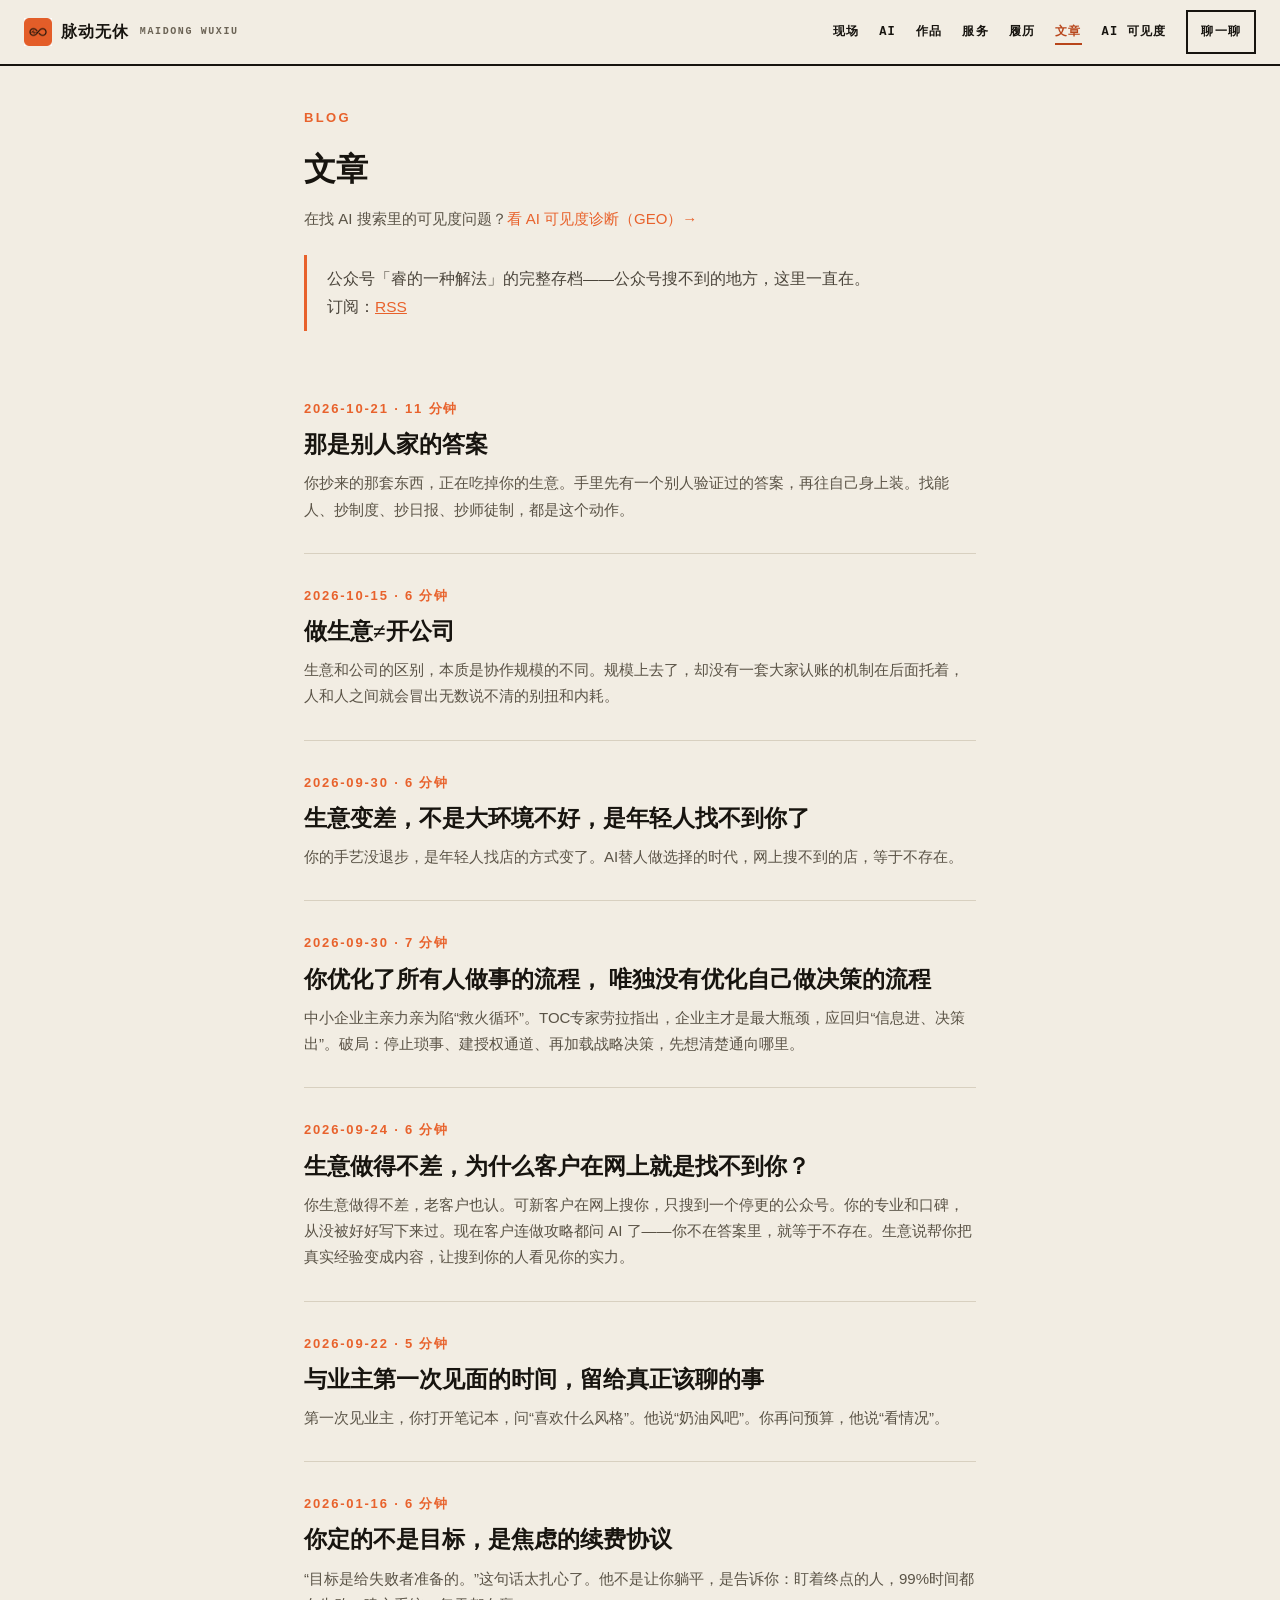
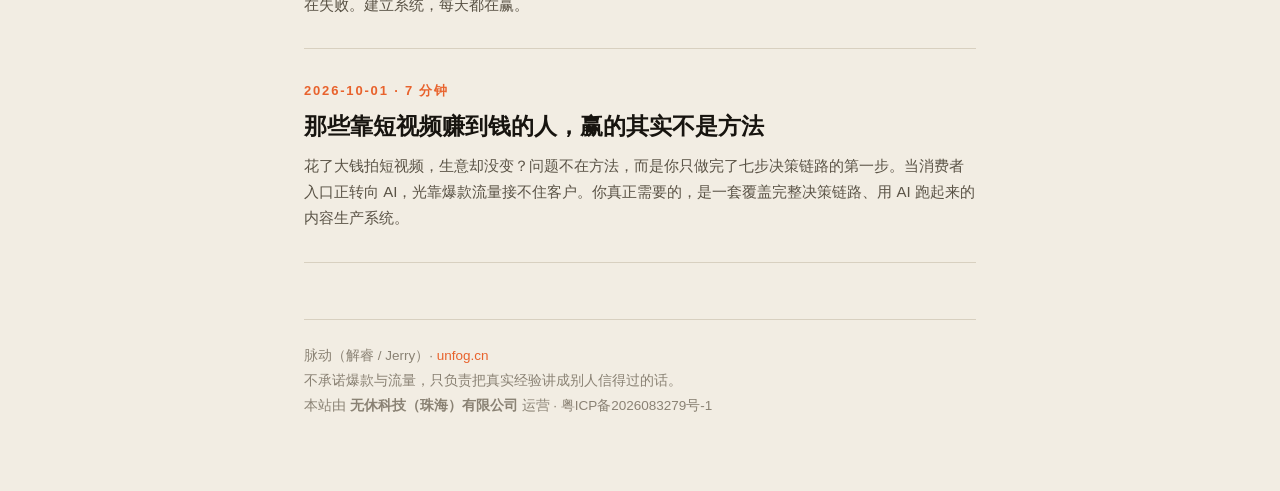
<file: blog/index.html>
<!DOCTYPE html>
<html lang="zh-CN">
<head>
<meta charset="utf-8">
<meta name="viewport" content="width=device-width,initial-scale=1">
<title>文章｜脉动无休</title>
<meta name="description" content="脉动（解睿 / Jerry）的公众号文章存档：生意表达、经营判断与 AI 时代的个人实践。">
<link rel="canonical" href="https://unfog.cn/blog/">
<link rel="alternate" type="application/rss+xml" title="脉动无休 · 文章" href="/blog/rss.xml">
<style>
:root{--paper:#f2ede3;--ink:#17140f;--orange:#e8622c}
*{margin:0;padding:0;box-sizing:border-box}
html{-webkit-font-smoothing:antialiased}
body{background:var(--paper);color:var(--ink);font:17px/1.85 "PingFang SC","Helvetica Neue",sans-serif}
.wrap{max-width:720px;margin:0 auto;padding:40px 24px 72px}
.kicker{font-size:13px;letter-spacing:.18em;color:var(--orange);font-weight:600;margin-bottom:18px}
h1{font-family:"Songti SC","STSong","Noto Serif SC",serif;font-size:32px;line-height:1.35;font-weight:700;margin-bottom:14px}
.summary{border-left:3px solid var(--orange);padding:10px 6px 10px 20px;color:#4a443a;font-size:15.5px;line-height:1.8;margin:22px 0 8px}
.meta{font-size:13px;color:#8a8274;margin-bottom:40px}
.article p{margin:0 0 20px}
.article img{width:100%;height:auto;border-radius:4px;margin:6px 0 24px;display:block}
.article blockquote,.article .quote{border-left:3px solid #d8d0c0;padding:6px 0 6px 18px;margin:0 0 20px;color:#5a5346}
.article strong{font-weight:650}
.article h2{font-family:"Songti SC","STSong","Noto Serif SC",serif;font-size:24px;line-height:1.5;font-weight:700;margin:40px 0 16px}
.article h3{font-size:18px;font-weight:700;margin:30px 0 12px}
.article h1{font-family:"Songti SC",serif;font-size:26px;font-weight:700;margin:36px 0 16px}
.article p.li{position:relative;padding-left:1.15em;margin:0 0 12px}
.article p.li::before{content:"·";position:absolute;left:0;color:var(--orange);font-weight:700}
.article ul,.article ol{margin:0 0 20px 22px}
.article li{margin:0 0 10px}
.article .tblwrap{overflow-x:auto;margin:0 0 24px}
.article table{width:100%;border-collapse:collapse;font-size:15px;line-height:1.7}
.article td,.article th{padding:10px 12px;border:1px solid #d8d0c0;vertical-align:top;text-align:left}
.article tr:nth-child(odd) td{background:rgba(232,98,44,.045)}
.article td[data-colwidth="90"]:first-child,.article td:first-child{white-space:nowrap;font-weight:650;background:rgba(232,98,44,.06)}
.foot{margin-top:56px;padding-top:24px;border-top:1px solid #d8d0c0;font-size:13.5px;color:#8a8274}
.foot a{color:var(--orange);text-decoration:none}
.foot a:hover{text-decoration:underline}
.brand{position:fixed;top:18px;right:22px;font-family:"Songti SC",serif;font-weight:700;font-size:15px;color:var(--ink);text-decoration:none}
.brand em{color:var(--orange);font-style:normal}
.list-item{padding:30px 0;border-bottom:1px solid #d8d0c0}
.list-item a{font-family:"Songti SC",serif;font-size:23px;font-weight:700;color:var(--ink);text-decoration:none;line-height:1.4}
.list-item a:hover{color:var(--orange)}
.list-item .d{font-size:13px;letter-spacing:.14em;color:var(--orange);font-weight:600;margin-bottom:8px}
.list-item .s{color:#5a5346;font-size:15px;margin-top:8px;line-height:1.75}
</style>
<script type="application/ld+json">
{"@context":"https://schema.org","@graph":[{"@type":"Blog","@id":"https://unfog.cn/blog/#blog","name":"脉动无休 · 文章","description":"脉动（解睿 / Jerry）的文章存档：生意表达、经营判断与 AI 时代的个人实践。","url":"https://unfog.cn/blog/","inLanguage":"zh-CN","author":{"@type":"Person","name":"脉动（解睿 / Jerry）","url":"https://unfog.cn/","@id":"https://unfog.cn/#person"}},{"@type":"ItemList","itemListElement":[{"@type":"ListItem","position":1,"url":"https://unfog.cn/blog/20261021-01.html","name":"那是别人家的答案"},{"@type":"ListItem","position":2,"url":"https://unfog.cn/blog/20261015-01.html","name":"做生意≠开公司"},{"@type":"ListItem","position":3,"url":"https://unfog.cn/blog/20260930-01.html","name":"生意变差，不是大环境不好，是年轻人找不到你了"},{"@type":"ListItem","position":4,"url":"https://unfog.cn/blog/20260930-02.html","name":"你优化了所有人做事的流程， 唯独没有优化自己做决策的流程"},{"@type":"ListItem","position":5,"url":"https://unfog.cn/blog/20260924-01.html","name":"生意做得不差，为什么客户在网上就是找不到你？"},{"@type":"ListItem","position":6,"url":"https://unfog.cn/blog/20260922-01.html","name":"与业主第一次见面的时间，留给真正该聊的事"},{"@type":"ListItem","position":7,"url":"https://unfog.cn/blog/20260116-01.html","name":"你定的不是目标，是焦虑的续费协议"},{"@type":"ListItem","position":8,"url":"https://unfog.cn/blog/20261002-01.html","name":"那些靠短视频赚到钱的人，赢的其实不是方法"}]},{"@type":"BreadcrumbList","itemListElement":[{"@type":"ListItem","position":1,"name":"首页","item":"https://unfog.cn/"},{"@type":"ListItem","position":2,"name":"文章","item":"https://unfog.cn/blog/"}]}]}
</script>
<link rel="stylesheet" href="/assets/site-nav.css">
</head>
<body>
<header class="sitebar">
  <div class="sitebar-in">
    <a class="sb-brand" href="/"><img src="/assets/logo-mark.png" alt="脉动无休标志" width="30" height="30">脉动无休<i>MAIDONG WUXIU</i></a>
    <nav class="sb-nav" aria-label="全站导航">
      <a href="/#scenes" data-anchor>现场</a><a href="/#ai" data-anchor>AI</a><a href="/#works" data-anchor>作品</a><a href="/#services" data-anchor>服务</a><a href="/#cv" data-anchor>履历</a>
      <a href="/blog/" class="on" aria-current="page">文章</a><a href="/geo/">AI 可见度</a>
      <a class="sb-cta" href="/#contact">聊一聊</a>
    </nav>
  </div>
</header>
<div class="wrap">
<div class="kicker">BLOG</div>
<h1>文章</h1>
<p class="services" style="margin:0 0 8px;font-size:15px;color:#5a5346">在找 AI 搜索里的可见度问题？<a href="/geo/" style="color:#e8622c;text-decoration:none">看 AI 可见度诊断（GEO）→</a></p>
<div class="summary">公众号「睿的一种解法」的完整存档——公众号搜不到的地方，这里一直在。<br>订阅：<a href="/blog/rss.xml" style="color:var(--orange)">RSS</a></div>
<div style="height:28px"></div>
<div class="list-item"><div class="d">2026-10-21 · 11 分钟</div><a href="/blog/20261021-01.html">那是别人家的答案</a><div class="s">你抄来的那套东西，正在吃掉你的生意。手里先有一个别人验证过的答案，再往自己身上装。找能人、抄制度、抄日报、抄师徒制，都是这个动作。</div></div>
<div class="list-item"><div class="d">2026-10-15 · 6 分钟</div><a href="/blog/20261015-01.html">做生意≠开公司</a><div class="s">生意和公司的区别，本质是协作规模的不同。规模上去了，却没有一套大家认账的机制在后面托着，人和人之间就会冒出无数说不清的别扭和内耗。</div></div>
<div class="list-item"><div class="d">2026-09-30 · 6 分钟</div><a href="/blog/20260930-01.html">生意变差，不是大环境不好，是年轻人找不到你了</a><div class="s">你的手艺没退步，是年轻人找店的方式变了。AI替人做选择的时代，网上搜不到的店，等于不存在。</div></div>
<div class="list-item"><div class="d">2026-09-30 · 7 分钟</div><a href="/blog/20260930-02.html">你优化了所有人做事的流程， 唯独没有优化自己做决策的流程</a><div class="s">中小企业主亲力亲为陷“救火循环”。TOC专家劳拉指出，企业主才是最大瓶颈，应回归“信息进、决策出”。破局：停止琐事、建授权通道、再加载战略决策，先想清楚通向哪里。</div></div>
<div class="list-item"><div class="d">2026-09-24 · 6 分钟</div><a href="/blog/20260924-01.html">生意做得不差，为什么客户在网上就是找不到你？</a><div class="s">你生意做得不差，老客户也认。可新客户在网上搜你，只搜到一个停更的公众号。你的专业和口碑，从没被好好写下来过。现在客户连做攻略都问 AI 了——你不在答案里，就等于不存在。生意说帮你把真实经验变成内容，让搜到你的人看见你的实力。</div></div>
<div class="list-item"><div class="d">2026-09-22 · 5 分钟</div><a href="/blog/20260922-01.html">与业主第一次见面的时间，留给真正该聊的事</a><div class="s">第一次见业主，你打开笔记本，问“喜欢什么风格”。他说“奶油风吧”。你再问预算，他说“看情况”。</div></div>
<div class="list-item"><div class="d">2026-01-16 · 6 分钟</div><a href="/blog/20260116-01.html">你定的不是目标，是焦虑的续费协议</a><div class="s">“目标是给失败者准备的。”这句话太扎心了。他不是让你躺平，是告诉你：盯着终点的人，99%时间都在失败。建立系统，每天都在赢。</div></div>
<div class="list-item"><div class="d">2026-10-01 · 7 分钟</div><a href="/blog/20261002-01.html">那些靠短视频赚到钱的人，赢的其实不是方法</a><div class="s">花了大钱拍短视频，生意却没变？问题不在方法，而是你只做完了七步决策链路的第一步。当消费者入口正转向 AI，光靠爆款流量接不住客户。你真正需要的，是一套覆盖完整决策链路、用 AI 跑起来的内容生产系统。</div></div>
<div class="foot">脉动（解睿 / Jerry）· <a href="/">unfog.cn</a><br>不承诺爆款与流量，只负责把真实经验讲成别人信得过的话。<br>本站由 <b>无休科技（珠海）有限公司</b> 运营 · 粤ICP备2026083279号-1</div>
</div>
</body></html>
</file>
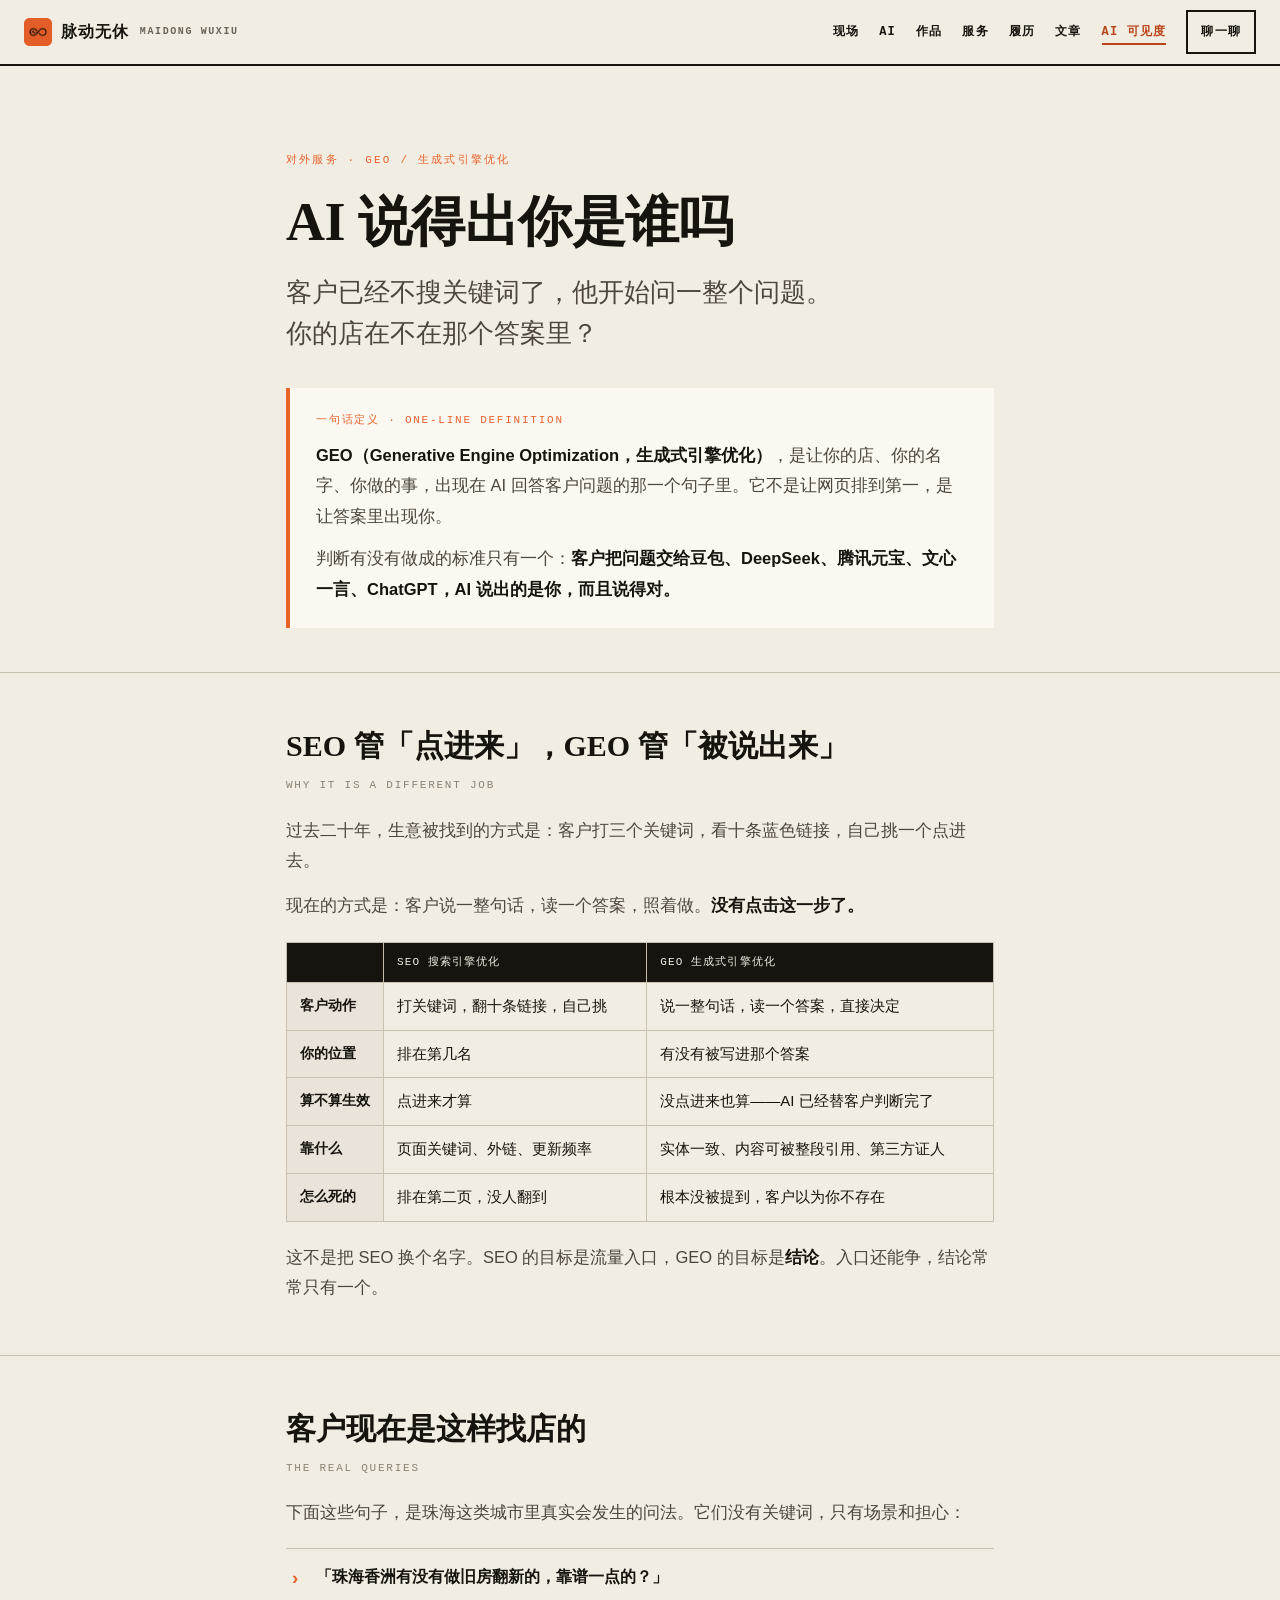
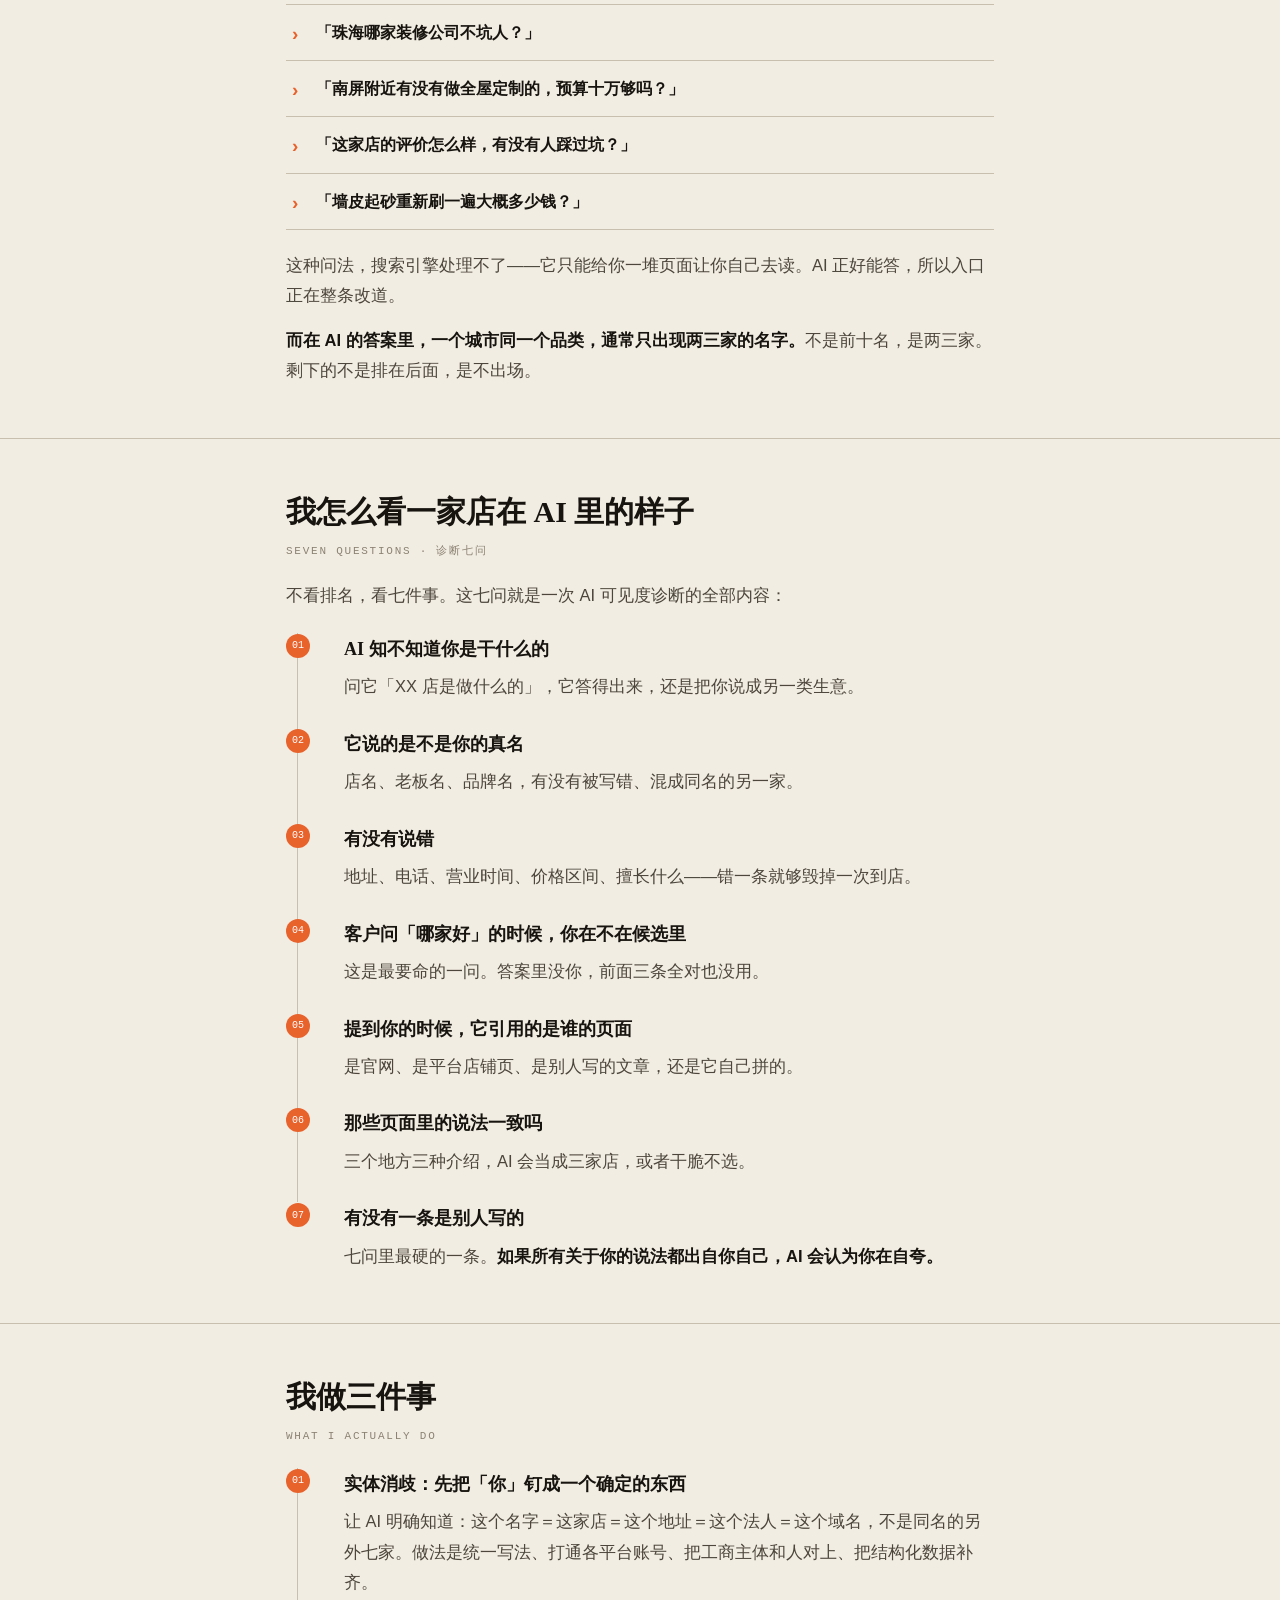
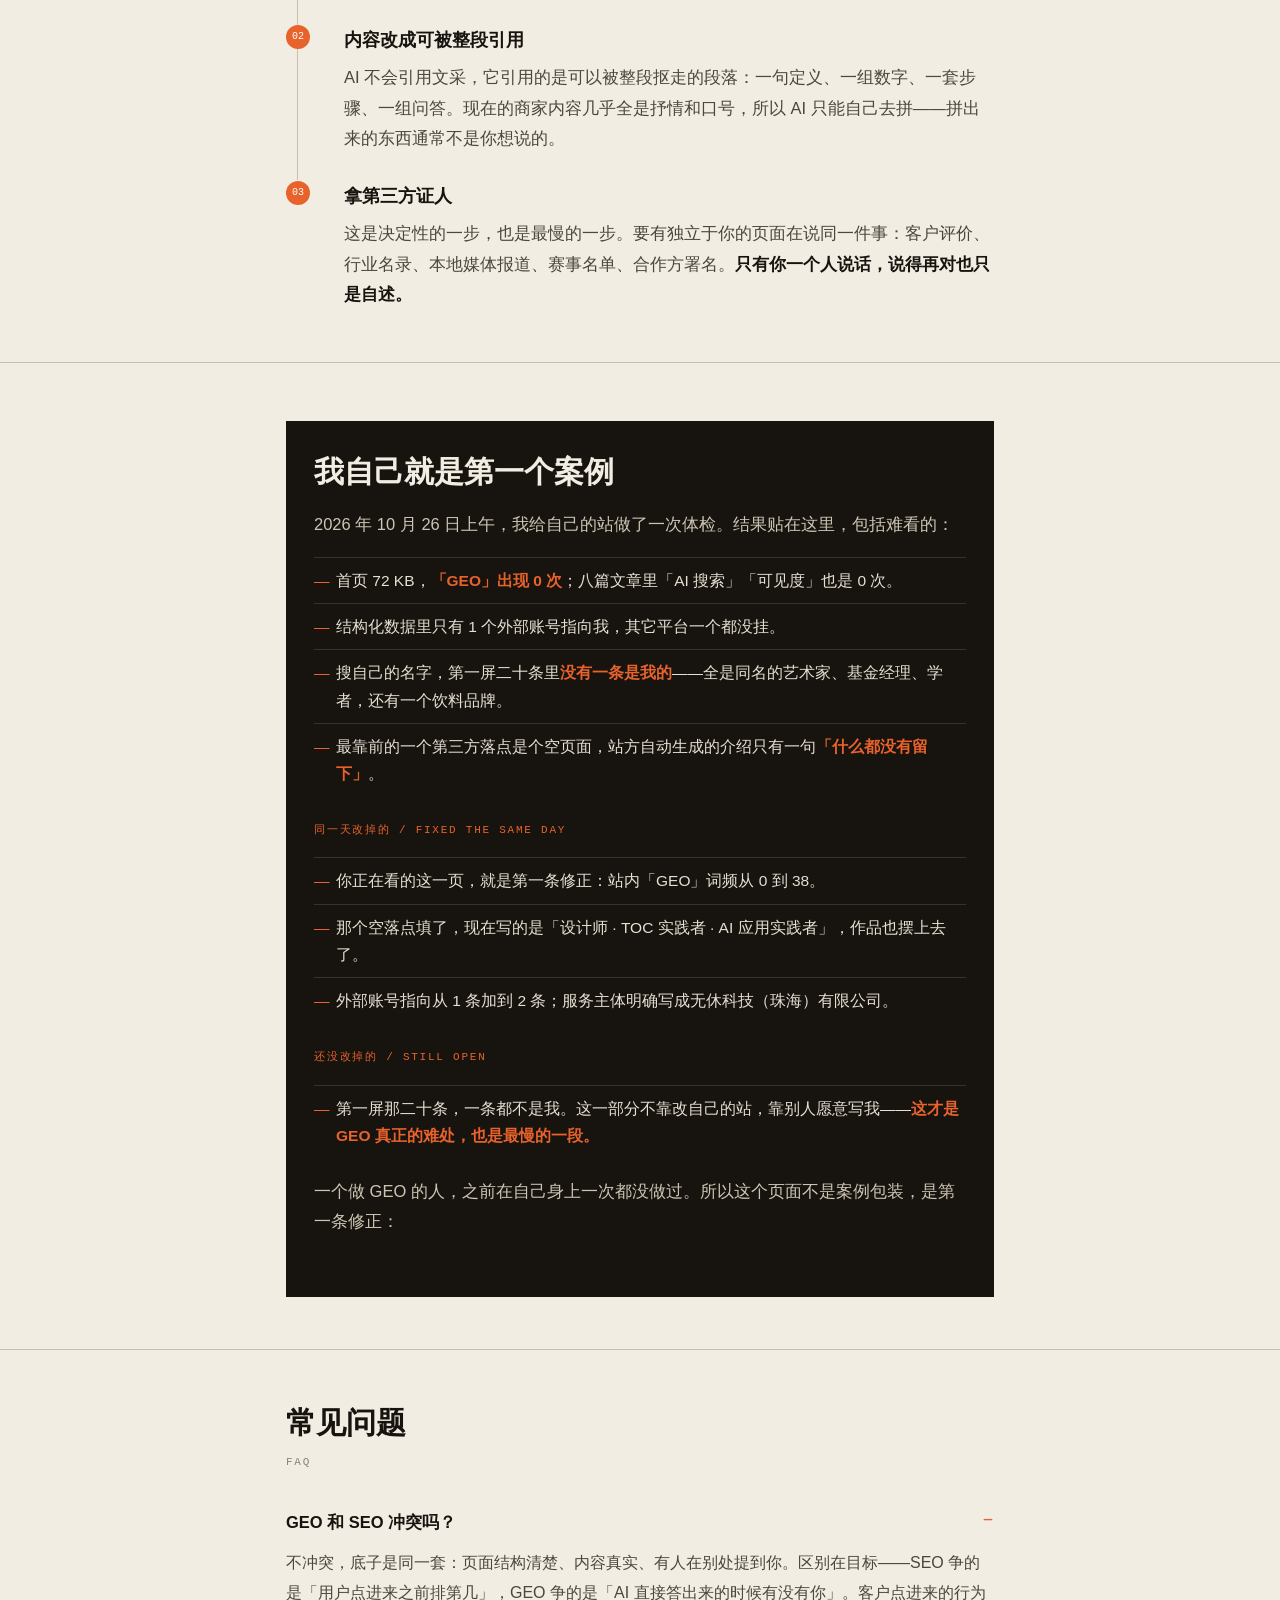
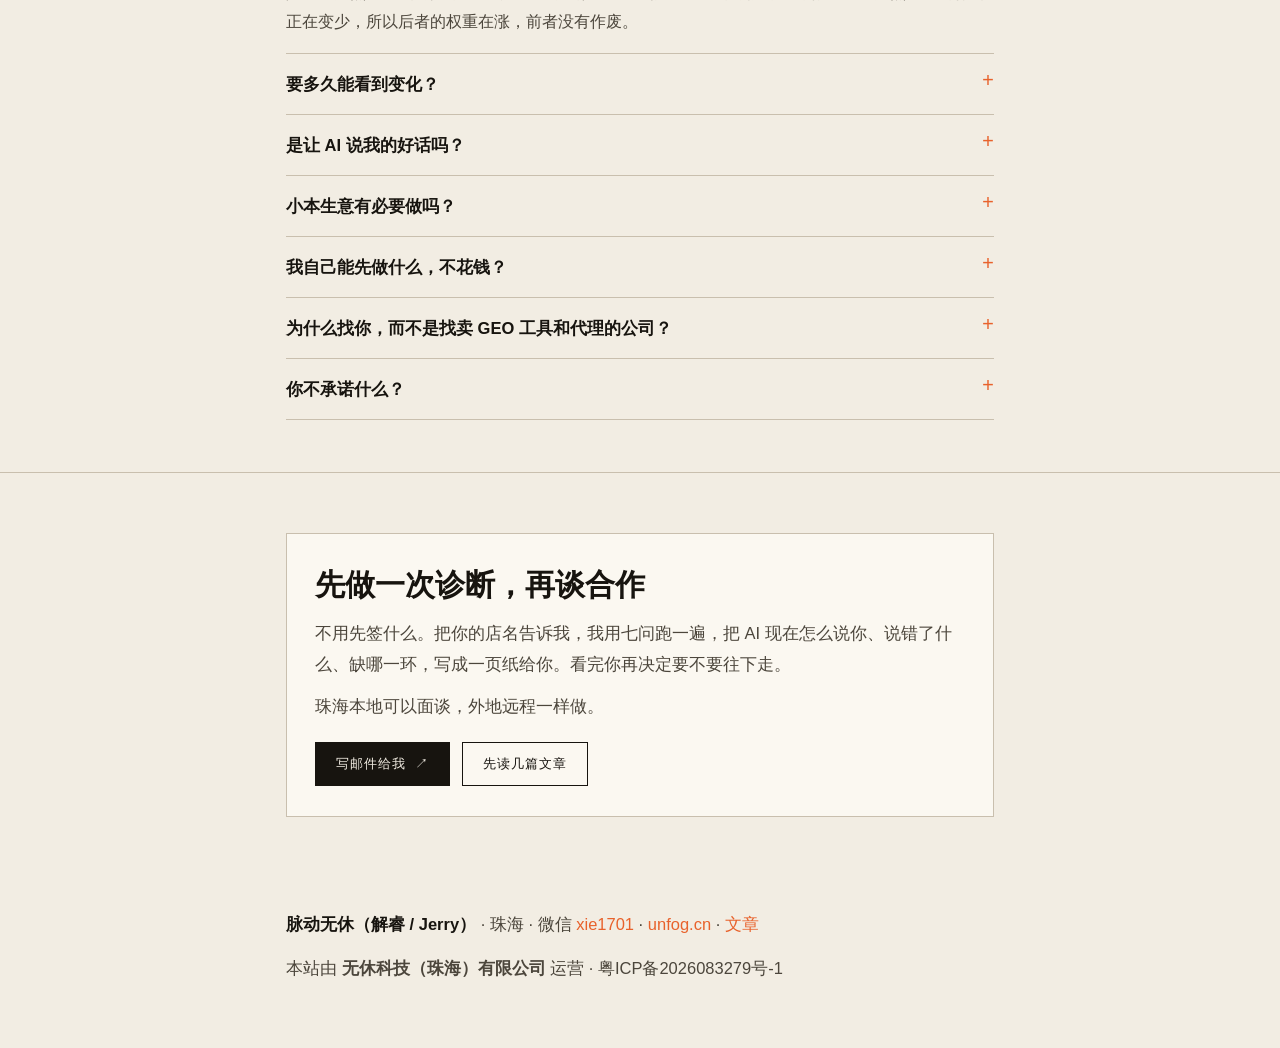
<file: geo/index.html>
<!DOCTYPE html>
<html lang="zh-CN">
<head>
<meta charset="utf-8">
<meta name="viewport" content="width=device-width,initial-scale=1">
<meta name="theme-color" content="#f2ede3">
<title>GEO 生成式引擎优化（AI 可见度）｜珠海 · 脉动无休（解睿 / Jerry）</title>
<meta name="description" content="GEO（生成式引擎优化）是让你的店、你的名字出现在 AI 回答里的那一步。珠海本地，一店一案：实体消歧、内容可引用、拿第三方证人。不承诺排名，只承诺 AI 说得清、说得对。">
<meta name="keywords" content="GEO,生成式引擎优化,AI 搜索优化,AI 可见度,珠海 GEO,珠海 AI 搜索优化,豆包 搜不到我的店,DeepSeek 推荐,腾讯元宝,AI 引用,llms.txt">
<link rel="canonical" href="https://unfog.cn/geo/">
<link rel="alternate" type="application/rss+xml" title="脉动无休 · 文章" href="/blog/rss.xml">
<meta property="og:type" content="website">
<meta property="og:site_name" content="脉动无休">
<meta property="og:locale" content="zh_CN">
<meta property="og:url" content="https://unfog.cn/geo/">
<meta property="og:title" content="GEO 生成式引擎优化：让 AI 说得出你是谁">
<meta property="og:description" content="AI 说得出你是谁吗？珠海，一店一案：实体消歧、内容可引用、拿第三方证人。不承诺排名。">
<meta property="og:image" content="https://unfog.cn/assets/share-card.png">
<meta property="og:image:alt" content="GEO 生成式引擎优化｜脉动无休（解睿 / Jerry）">
<meta name="twitter:card" content="summary_large_image">
<meta name="twitter:title" content="GEO 生成式引擎优化：让 AI 说得出你是谁">
<meta name="twitter:description" content="AI 说得出你是谁吗？珠海，一店一案：实体消歧、内容可引用、拿第三方证人。不承诺排名。">
<meta name="twitter:image" content="https://unfog.cn/assets/share-card.png">
<script type="application/ld+json">
{
  "@context": "https://schema.org",
  "@graph": [
    {
      "@type": "ProfessionalService",
      "@id": "https://unfog.cn/geo/#service",
      "name": "GEO 生成式引擎优化（AI 可见度诊断）",
      "alternateName": ["生成式引擎优化", "AI 搜索优化", "AI 可见度优化", "GEO"],
      "url": "https://unfog.cn/geo/",
      "description": "GEO（生成式引擎优化，Generative Engine Optimization）是指让一家店、一个名字、一件事，出现在 AI 回答客户问题的那个句子里。做法分三步：实体消歧、内容改成可被整段引用、拿到独立于自己的第三方来源。不承诺 AI 排名，只承诺 AI 说得清、说得对。",
      "serviceType": ["生成式引擎优化", "AI 搜索优化", "AI 可见度诊断", "内容可引用化改造"],
      "provider": { "@id": "https://unfog.cn/#person" },
      "parentOrganization": {
        "@type": "Organization",
        "@id": "https://unfog.cn/#org",
        "name": "无休科技（珠海）有限公司",
        "legalName": "无休科技（珠海）有限公司",
        "url": "https://unfog.cn/",
        "founder": { "@id": "https://unfog.cn/#person" },
        "address": { "@type": "PostalAddress", "addressLocality": "珠海", "addressRegion": "广东", "addressCountry": "CN" },
        "sameAs": ["https://www.tianyancha.com/company/8131203672"]
      },
      "areaServed": [
        { "@type": "City", "name": "珠海" },
        { "@type": "Country", "name": "中国（远程）" }
      ],
      "knowsLanguage": "zh-CN",
      "offers": {
        "@type": "Offer",
        "priceCurrency": "CNY",
        "description": "一店一案，先做一次 AI 可见度诊断，再定合作方式。费用与周期通过微信 xie1701 或邮箱 xie1701@gmail.com 沟通。",
        "availability": "https://schema.org/InStock"
      }
    },
    {
      "@type": "FAQPage",
      "@id": "https://unfog.cn/geo/#faq",
      "mainEntity": [
        {
          "@type": "Question",
          "name": "GEO 和 SEO 冲突吗？",
          "acceptedAnswer": { "@type": "Answer", "text": "不冲突，底子是同一套：页面结构清楚、内容真实、有人在别处提到你。区别在目标——SEO 争的是「用户点进来之前排第几」，GEO 争的是「AI 直接答出来的时候有没有你」。客户点进来的行为正在变少，所以后者的权重在涨，前者没有作废。" }
        },
        {
          "@type": "Question",
          "name": "GEO 要多久能看到变化？",
          "acceptedAnswer": { "@type": "Answer", "text": "自己有站、内容能改的，两到四周能看到 AI 的说法开始变；纯靠第三方来源的部分要看真实业务，通常两到三个月。任何说一周就能让 AI 天天推荐你的，都不是 GEO。" }
        },
        {
          "@type": "Question",
          "name": "GEO 是让 AI 说我的好话吗？",
          "acceptedAnswer": { "@type": "Answer", "text": "不是。要求只有一条：说得对。AI 说得出你是谁、做什么、在哪、擅长什么，不把你说错、不把别人当成你。说好话归口碑，归客户评价，不归我做。" }
        },
        {
          "@type": "Question",
          "name": "小本生意有必要做吗？",
          "acceptedAnswer": { "@type": "Answer", "text": "越是本地的、靠口碑的、从来没做过线上内容的店，差别越大。因为 AI 手里关于你的信息越少，它越容易拿同行的说法拼一个答案出来——而那个答案里没有你。" }
        },
        {
          "@type": "Question",
          "name": "我自己能先做什么，不花钱？",
          "acceptedAnswer": { "@type": "Answer", "text": "三件：一是把店名、地址、电话、营业时间在所有平台上改成完全一致的写法；二是加一页说清「你是谁、做什么、服务哪里、怎么收费」；三是请三个真客户在公开平台上各写一句具体的话，别写「服务很好」，写他做了什么、解决了什么问题。" }
        },
        {
          "@type": "Question",
          "name": "为什么找你，而不是找卖 GEO 工具和代理的公司？",
          "acceptedAnswer": { "@type": "Answer", "text": "那些公司卖的是工具授权和批量铺量，一套模板打所有店。我做的是一店一案，先把这家店在 AI 里到底是什么样测出来，再改。我不承诺排名，因为我改的是「AI 能不能说清你」，不是「AI 把你排第几」。" }
        },
        {
          "@type": "Question",
          "name": "你不承诺什么？",
          "acceptedAnswer": { "@type": "Answer", "text": "不承诺排名第一，不承诺被某个 AI 优先推荐，不承诺询盘量、粉丝量和成交额。不买外链、不刷量、不写假评价、不编案例。唯一承诺的是两个月后，AI 被问到这家店时，说得出你是谁、做什么、在哪，说得对不对你能自己验证。" }
        }
      ]
    },
    {
      "@type": "BreadcrumbList",
      "itemListElement": [
        { "@type": "ListItem", "position": 1, "name": "首页", "item": "https://unfog.cn/" },
        { "@type": "ListItem", "position": 2, "name": "GEO 生成式引擎优化", "item": "https://unfog.cn/geo/" }
      ]
    }
  ]
}
</script>
<style>
:root{
  --paper:#f2ede3;--paper-2:#fbf8f1;--ink:#17140f;--ink-soft:#4c463c;--ink-faint:#8b8272;
  --orange:#e8622c;--blue:#33506b;--line:#c9bfae;
  --sans:"Inter","SF Pro Display","PingFang SC","Noto Sans SC","Microsoft YaHei",sans-serif;
  --serif:"Songti SC","Noto Serif SC","STSong","SimSun",serif;
  --mono:"SF Mono","Cascadia Code",Menlo,Consolas,monospace;
}
*{margin:0;padding:0;box-sizing:border-box}
html{-webkit-font-smoothing:antialiased;scroll-behavior:smooth;scroll-padding-top:70px}
body{background:var(--paper);color:var(--ink);font:17px/1.8 var(--sans);overflow-x:hidden}
a{color:inherit;text-decoration:none}
::selection{color:var(--paper);background:var(--orange)}
:focus-visible{outline:3px solid var(--orange);outline-offset:4px}
.wrap{max-width:760px;margin:0 auto;padding:0 26px}
.brand{position:fixed;top:16px;right:22px;z-index:40;font-family:var(--serif);font-weight:700;font-size:15px;background:rgba(242,237,227,.9);padding:6px 10px;border-radius:4px;backdrop-filter:blur(6px)}
.brand em{color:var(--orange);font-style:normal}
/* hero */
.hero{padding:86px 0 44px;border-bottom:1px solid var(--line)}
.kicker{font:11px/1.6 var(--mono);letter-spacing:.2em;text-transform:uppercase;color:var(--orange);margin-bottom:20px}
h1{font-family:var(--serif);font-size:clamp(34px,6vw,54px);line-height:1.22;font-weight:700;letter-spacing:-.01em;margin-bottom:22px}
h1 .thin{display:block;font-size:clamp(19px,3.2vw,26px);line-height:1.55;color:var(--ink-soft);font-weight:400;margin-top:18px;letter-spacing:0}
.lede{font-size:17.5px;line-height:1.85;color:var(--ink-soft)}
/* definition block — 可被整段引用 */
.def{margin:34px 0 0;background:var(--paper-2);border-left:4px solid var(--orange);padding:24px 26px}
.def .dl{font:11px/1.6 var(--mono);letter-spacing:.16em;color:var(--orange);margin-bottom:10px}
.def p{font-size:16.5px;line-height:1.85}
.def p+p{margin-top:12px}
/* sections */
section{padding:52px 0;border-bottom:1px solid var(--line)}
section:last-of-type{border-bottom:0}
h2{font-family:var(--serif);font-size:clamp(23px,4vw,30px);line-height:1.4;font-weight:700;margin-bottom:10px}
.sub{font:11px/1.6 var(--mono);letter-spacing:.16em;color:var(--ink-faint);margin-bottom:20px;text-transform:uppercase}
h3{font-family:var(--serif);font-size:19px;font-weight:700;margin:26px 0 8px}
p{font-size:16.5px;line-height:1.85;color:var(--ink-soft)}
p+p{margin-top:14px}
p strong{color:var(--ink);font-weight:650}
.num{display:inline-flex;align-items:center;justify-content:center;width:24px;height:24px;border:1.5px solid var(--orange);color:var(--orange);font:11px var(--mono);margin-right:10px;vertical-align:2px}
/* table */
.tbl{width:100%;border-collapse:collapse;margin:22px 0 6px;font-size:15px}
.tbl th,.tbl td{border:1px solid var(--line);padding:11px 13px;text-align:left;vertical-align:top;line-height:1.65}
.tbl thead th{background:var(--ink);color:var(--paper);font:11px/1.5 var(--mono);letter-spacing:.1em;font-weight:500}
.tbl tbody th{background:rgba(23,20,15,.045);font-weight:600;white-space:nowrap;width:96px;font-size:14px}
/* question list */
.qs{list-style:none;margin:20px 0 4px;border-top:1px solid var(--line)}
.qs li{border-bottom:1px solid var(--line);padding:14px 0 14px 30px;position:relative;font-size:16px;color:var(--ink-soft);line-height:1.7}
.qs li::before{content:"›";position:absolute;left:6px;top:13px;color:var(--orange);font-size:19px;font-weight:700}
.qs li b{color:var(--ink);font-weight:650}
/* steps */
.steps{counter-reset:s;list-style:none;margin:22px 0 0}
.steps>li{counter-increment:s;position:relative;padding:0 0 26px 46px;border-left:1px solid var(--line);margin-left:11px}
.steps>li:last-child{border-left-color:transparent;padding-bottom:0}
.steps>li::before{content:counter(s,decimal-leading-zero);position:absolute;left:-12px;top:1px;width:24px;height:24px;background:var(--orange);color:#fff;font:10px var(--mono);display:flex;align-items:center;justify-content:center;border-radius:50%}
.steps h3{margin:0 0 6px;font-size:18px}
/* case block */
.case{background:var(--ink);color:var(--paper);padding:30px 28px;margin:6px 0 0}
.case h2{color:var(--paper);margin-bottom:16px}
.case p{color:#cdc5b4}
.case ul{margin:18px 0 0;padding-left:0;list-style:none}
.case li{padding:9px 0 9px 22px;position:relative;color:#e6dfd2;font-size:15.5px;line-height:1.75;border-top:1px solid rgba(242,237,227,.14)}
.case li::before{content:"—";position:absolute;left:0;color:var(--orange)}
.case .em{color:var(--orange);font-weight:700}
/* faq */
details{border-bottom:1px solid var(--line);padding:16px 0}
details summary{cursor:pointer;font-weight:650;font-size:16.5px;line-height:1.7;list-style:none;display:flex;justify-content:space-between;gap:16px;color:var(--ink)}
details summary::-webkit-details-marker{display:none}
details summary::after{content:"+";color:var(--orange);font:20px/1 var(--mono);flex:0 0 auto;margin-top:2px}
details[open] summary::after{content:"–"}
details p{margin-top:12px;font-size:16px}
/* cta */
.cta{background:var(--paper-2);border:1px solid var(--line);padding:30px 28px;margin-top:8px}
.cta h2{margin-bottom:12px}
.cta .row{display:flex;flex-wrap:wrap;gap:12px;margin-top:20px}
.btn{display:inline-flex;align-items:center;gap:8px;padding:12px 20px;background:var(--ink);color:var(--paper);font:13px var(--mono);letter-spacing:.08em;border:1.5px solid var(--ink);transition:.2s}
.btn:hover{background:var(--orange);border-color:var(--orange)}
.btn.ghost{background:transparent;color:var(--ink)}
.btn.ghost:hover{color:#fff}
.foot{padding:40px 0 64px;font-size:13.5px;color:var(--ink-faint);line-height:1.9}
.foot a{color:var(--orange)}
.foot a:hover{text-decoration:underline}
@media(max-width:600px){
  .wrap{padding:0 20px}
  .hero{padding:44px 0 36px}
  .tbl{font-size:13.5px}
  .tbl th,.tbl td{padding:9px 10px}
  .tbl tbody th{width:74px}
  .brand{font-size:13px;top:12px;right:14px}
  /* 手机端可读性：11px 的 mono 标签与表头提到 12px，字距收一点 */
  .kicker,.def .dl,.sub,.tbl thead th{font-size:12px;letter-spacing:.1em}
}
</style>
<link rel="stylesheet" href="/assets/site-nav.css">
</head>
<body>
<header class="sitebar">
  <div class="sitebar-in">
    <a class="sb-brand" href="/"><img src="/assets/logo-mark.png" alt="脉动无休标志" width="30" height="30">脉动无休<i>MAIDONG WUXIU</i></a>
    <nav class="sb-nav" aria-label="全站导航">
      <a href="/#scenes" data-anchor>现场</a><a href="/#ai" data-anchor>AI</a><a href="/#works" data-anchor>作品</a><a href="/#services" data-anchor>服务</a><a href="/#cv" data-anchor>履历</a>
      <a href="/blog/">文章</a><a href="/geo/" class="on" aria-current="page">AI 可见度</a>
      <a class="sb-cta" href="/#contact">聊一聊</a>
    </nav>
  </div>
</header>
<header class="hero">
  <div class="wrap">
    <div class="kicker">对外服务 · GEO / 生成式引擎优化</div>
    <h1>AI 说得出你是谁吗
      <span class="thin">客户已经不搜关键词了，他开始问一整个问题。<br>你的店在不在那个答案里？</span>
    </h1>
    <div class="def">
      <div class="dl">一句话定义 · ONE-LINE DEFINITION</div>
      <p><strong>GEO（Generative Engine Optimization，生成式引擎优化）</strong>，是让你的店、你的名字、你做的事，出现在 AI 回答客户问题的那一个句子里。它不是让网页排到第一，是让答案里出现你。</p>
      <p>判断有没有做成的标准只有一个：<strong>客户把问题交给豆包、DeepSeek、腾讯元宝、文心一言、ChatGPT，AI 说出的是你，而且说得对。</strong></p>
    </div>
  </div>
</header>

<section>
  <div class="wrap">
    <h2>SEO 管「点进来」，GEO 管「被说出来」</h2>
    <div class="sub">Why it is a different job</div>
    <p>过去二十年，生意被找到的方式是：客户打三个关键词，看十条蓝色链接，自己挑一个点进去。</p>
    <p>现在的方式是：客户说一整句话，读一个答案，照着做。<strong>没有点击这一步了。</strong></p>
    <table class="tbl">
      <thead><tr><th></th><th>SEO 搜索引擎优化</th><th>GEO 生成式引擎优化</th></tr></thead>
      <tbody>
        <tr><th>客户动作</th><td>打关键词，翻十条链接，自己挑</td><td>说一整句话，读一个答案，直接决定</td></tr>
        <tr><th>你的位置</th><td>排在第几名</td><td>有没有被写进那个答案</td></tr>
        <tr><th>算不算生效</th><td>点进来才算</td><td>没点进来也算——AI 已经替客户判断完了</td></tr>
        <tr><th>靠什么</th><td>页面关键词、外链、更新频率</td><td>实体一致、内容可被整段引用、第三方证人</td></tr>
        <tr><th>怎么死的</th><td>排在第二页，没人翻到</td><td>根本没被提到，客户以为你不存在</td></tr>
      </tbody>
    </table>
    <p style="margin-top:20px">这不是把 SEO 换个名字。SEO 的目标是流量入口，GEO 的目标是<strong>结论</strong>。入口还能争，结论常常只有一个。</p>
  </div>
</section>

<section>
  <div class="wrap">
    <h2>客户现在是这样找店的</h2>
    <div class="sub">The real queries</div>
    <p>下面这些句子，是珠海这类城市里真实会发生的问法。它们没有关键词，只有场景和担心：</p>
    <ul class="qs">
      <li><b>「珠海香洲有没有做旧房翻新的，靠谱一点的？」</b></li>
      <li><b>「珠海哪家装修公司不坑人？」</b></li>
      <li><b>「南屏附近有没有做全屋定制的，预算十万够吗？」</b></li>
      <li><b>「这家店的评价怎么样，有没有人踩过坑？」</b></li>
      <li><b>「墙皮起砂重新刷一遍大概多少钱？」</b></li>
    </ul>
    <p style="margin-top:20px">这种问法，搜索引擎处理不了——它只能给你一堆页面让你自己去读。AI 正好能答，所以入口正在整条改道。</p>
    <p><strong>而在 AI 的答案里，一个城市同一个品类，通常只出现两三家的名字。</strong>不是前十名，是两三家。剩下的不是排在后面，是不出场。</p>
  </div>
</section>

<section>
  <div class="wrap">
    <h2>我怎么看一家店在 AI 里的样子</h2>
    <div class="sub">Seven questions · 诊断七问</div>
    <p>不看排名，看七件事。这七问就是一次 AI 可见度诊断的全部内容：</p>
    <ol class="steps">
      <li><h3>AI 知不知道你是干什么的</h3><p>问它「XX 店是做什么的」，它答得出来，还是把你说成另一类生意。</p></li>
      <li><h3>它说的是不是你的真名</h3><p>店名、老板名、品牌名，有没有被写错、混成同名的另一家。</p></li>
      <li><h3>有没有说错</h3><p>地址、电话、营业时间、价格区间、擅长什么——错一条就够毁掉一次到店。</p></li>
      <li><h3>客户问「哪家好」的时候，你在不在候选里</h3><p>这是最要命的一问。答案里没你，前面三条全对也没用。</p></li>
      <li><h3>提到你的时候，它引用的是谁的页面</h3><p>是官网、是平台店铺页、是别人写的文章，还是它自己拼的。</p></li>
      <li><h3>那些页面里的说法一致吗</h3><p>三个地方三种介绍，AI 会当成三家店，或者干脆不选。</p></li>
      <li><h3>有没有一条是别人写的</h3><p>七问里最硬的一条。<strong>如果所有关于你的说法都出自你自己，AI 会认为你在自夸。</strong></p></li>
    </ol>
  </div>
</section>

<section>
  <div class="wrap">
    <h2>我做三件事</h2>
    <div class="sub">What I actually do</div>
    <ol class="steps">
      <li><h3>实体消歧：先把「你」钉成一个确定的东西</h3><p>让 AI 明确知道：这个名字＝这家店＝这个地址＝这个法人＝这个域名，不是同名的另外七家。做法是统一写法、打通各平台账号、把工商主体和人对上、把结构化数据补齐。</p></li>
      <li><h3>内容改成可被整段引用</h3><p>AI 不会引用文采，它引用的是可以被整段抠走的段落：一句定义、一组数字、一套步骤、一组问答。现在的商家内容几乎全是抒情和口号，所以 AI 只能自己去拼——拼出来的东西通常不是你想说的。</p></li>
      <li><h3>拿第三方证人</h3><p>这是决定性的一步，也是最慢的一步。要有独立于你的页面在说同一件事：客户评价、行业名录、本地媒体报道、赛事名单、合作方署名。<strong>只有你一个人说话，说得再对也只是自述。</strong></p></li>
    </ol>
  </div>
</section>

<section>
  <div class="wrap">
    <div class="case">
      <h2>我自己就是第一个案例</h2>
      <p>2026 年 10 月 26 日上午，我给自己的站做了一次体检。结果贴在这里，包括难看的：</p>
      <ul>
        <li>首页 72 KB，<span class="em">「GEO」出现 0 次</span>；八篇文章里「AI 搜索」「可见度」也是 0 次。</li>
        <li>结构化数据里只有 1 个外部账号指向我，其它平台一个都没挂。</li>
        <li>搜自己的名字，第一屏二十条里<span class="em">没有一条是我的</span>——全是同名的艺术家、基金经理、学者，还有一个饮料品牌。</li>
        <li>最靠前的一个第三方落点是个空页面，站方自动生成的介绍只有一句<span class="em">「什么都没有留下」</span>。</li>
      </ul>
      <p style="margin-top:26px;color:var(--orange);font:11px/1.6 var(--mono);letter-spacing:.16em">同一天改掉的 / FIXED THE SAME DAY</p>
      <ul>
        <li>你正在看的这一页，就是第一条修正：站内「GEO」词频从 0 到 38。</li>
        <li>那个空落点填了，现在写的是「设计师 · TOC 实践者 · AI 应用实践者」，作品也摆上去了。</li>
        <li>外部账号指向从 1 条加到 2 条；服务主体明确写成无休科技（珠海）有限公司。</li>
      </ul>
      <p style="margin-top:26px;color:var(--orange);font:11px/1.6 var(--mono);letter-spacing:.16em">还没改掉的 / STILL OPEN</p>
      <ul>
        <li>第一屏那二十条，一条都不是我。这一部分不靠改自己的站，靠别人愿意写我——<span class="em">这才是 GEO 真正的难处，也是最慢的一段。</span></li>
      </ul>
      <p style="margin-top:18px">一个做 GEO 的人，之前在自己身上一次都没做过。所以这个页面不是案例包装，是第一条修正：<strong>我先把这套东西用在自己身上，把数字摆出来，包括改不动的那些，再谈你的店。</strong></p>
    </div>
  </div>
</section>

<section>
  <div class="wrap">
    <h2>常见问题</h2>
    <div class="sub">FAQ</div>
    <details open><summary>GEO 和 SEO 冲突吗？</summary><p>不冲突，底子是同一套：页面结构清楚、内容真实、有人在别处提到你。区别在目标——SEO 争的是「用户点进来之前排第几」，GEO 争的是「AI 直接答出来的时候有没有你」。客户点进来的行为正在变少，所以后者的权重在涨，前者没有作废。</p></details>
    <details><summary>要多久能看到变化？</summary><p>自己有站、内容能改的，两到四周能看到 AI 的说法开始变；纯靠第三方来源的部分要看真实业务，通常两到三个月。任何说一周就能让 AI 天天推荐你的，都不是 GEO。</p></details>
    <details><summary>是让 AI 说我的好话吗？</summary><p>不是。要求只有一条：说得对。AI 说得出你是谁、做什么、在哪、擅长什么，不把你说错、不把别人当成你。说好话归口碑，归客户评价，不归我做。</p></details>
    <details><summary>小本生意有必要做吗？</summary><p>越是本地的、靠口碑的、从来没做过线上内容的店，差别越大。因为 AI 手里关于你的信息越少，它越容易拿同行的说法拼一个答案出来——而那个答案里没有你。</p></details>
    <details><summary>我自己能先做什么，不花钱？</summary><p>三件：一是把店名、地址、电话、营业时间在所有平台上改成完全一致的写法；二是加一页说清「你是谁、做什么、服务哪里、怎么收费」；三是请三个真客户在公开平台上各写一句具体的话，别写「服务很好」，写他做了什么、解决了什么问题。</p></details>
    <details><summary>为什么找你，而不是找卖 GEO 工具和代理的公司？</summary><p>那些公司卖的是工具授权和批量铺量，一套模板打所有店。我做的是一店一案，先把这家店在 AI 里到底是什么样测出来，再改。我不承诺排名，因为我改的是「AI 能不能说清你」，不是「AI 把你排第几」。</p></details>
    <details><summary>你不承诺什么？</summary><p>不承诺排名第一，不承诺被某个 AI 优先推荐，不承诺询盘量、粉丝量和成交额。不买外链、不刷量、不写假评价、不编案例。</p><p>唯一承诺的是：两个月后，AI 被问到这家店时，说得出你是谁、做什么、在哪——说得对不对，你能自己验证。</p></details>
  </div>
</section>

<section>
  <div class="wrap">
    <div class="cta">
      <h2>先做一次诊断，再谈合作</h2>
      <p>不用先签什么。把你的店名告诉我，我用七问跑一遍，把 AI 现在怎么说你、说错了什么、缺哪一环，写成一页纸给你。看完你再决定要不要往下走。</p>
      <p style="margin-top:12px">珠海本地可以面谈，外地远程一样做。</p>
      <div class="row">
        <a class="btn" href="mailto:xie1701@gmail.com?subject=AI%20%E5%8F%AF%E8%A7%81%E5%BA%A6%E8%AF%8A%E6%96%AD">写邮件给我 ↗</a>
        <a class="btn ghost" href="/blog/">先读几篇文章</a>
      </div>
    </div>
  </div>
</section>

<footer class="foot">
  <div class="wrap">
    <p><strong>脉动无休（解睿 / Jerry）</strong> · 珠海 · 微信 <a href="mailto:xie1701@gmail.com">xie1701</a> · <a href="/">unfog.cn</a> · <a href="/blog/">文章</a></p>
    <p>本站由 <strong style="color:#4c463c">无休科技（珠海）有限公司</strong> 运营 · 粤ICP备2026083279号-1</p>
  </div>
</footer>
</body>
</html>
</file>
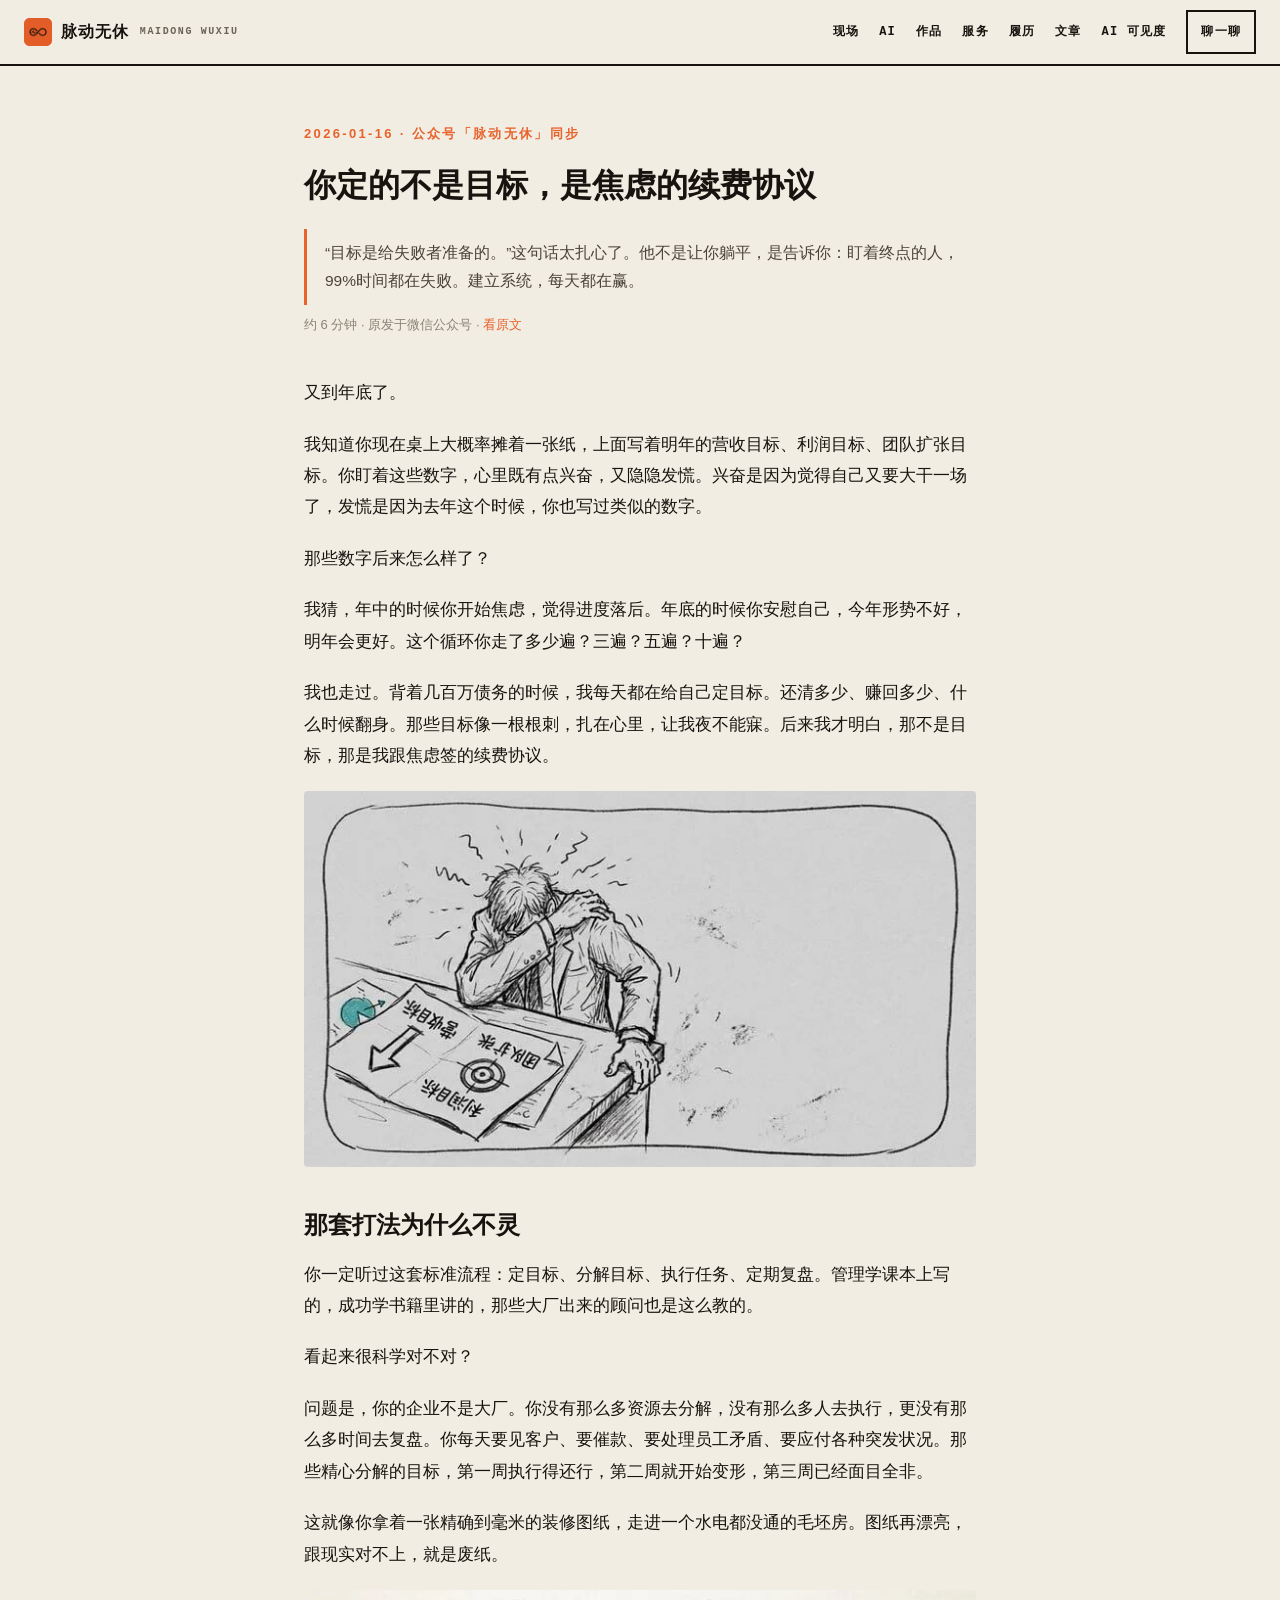
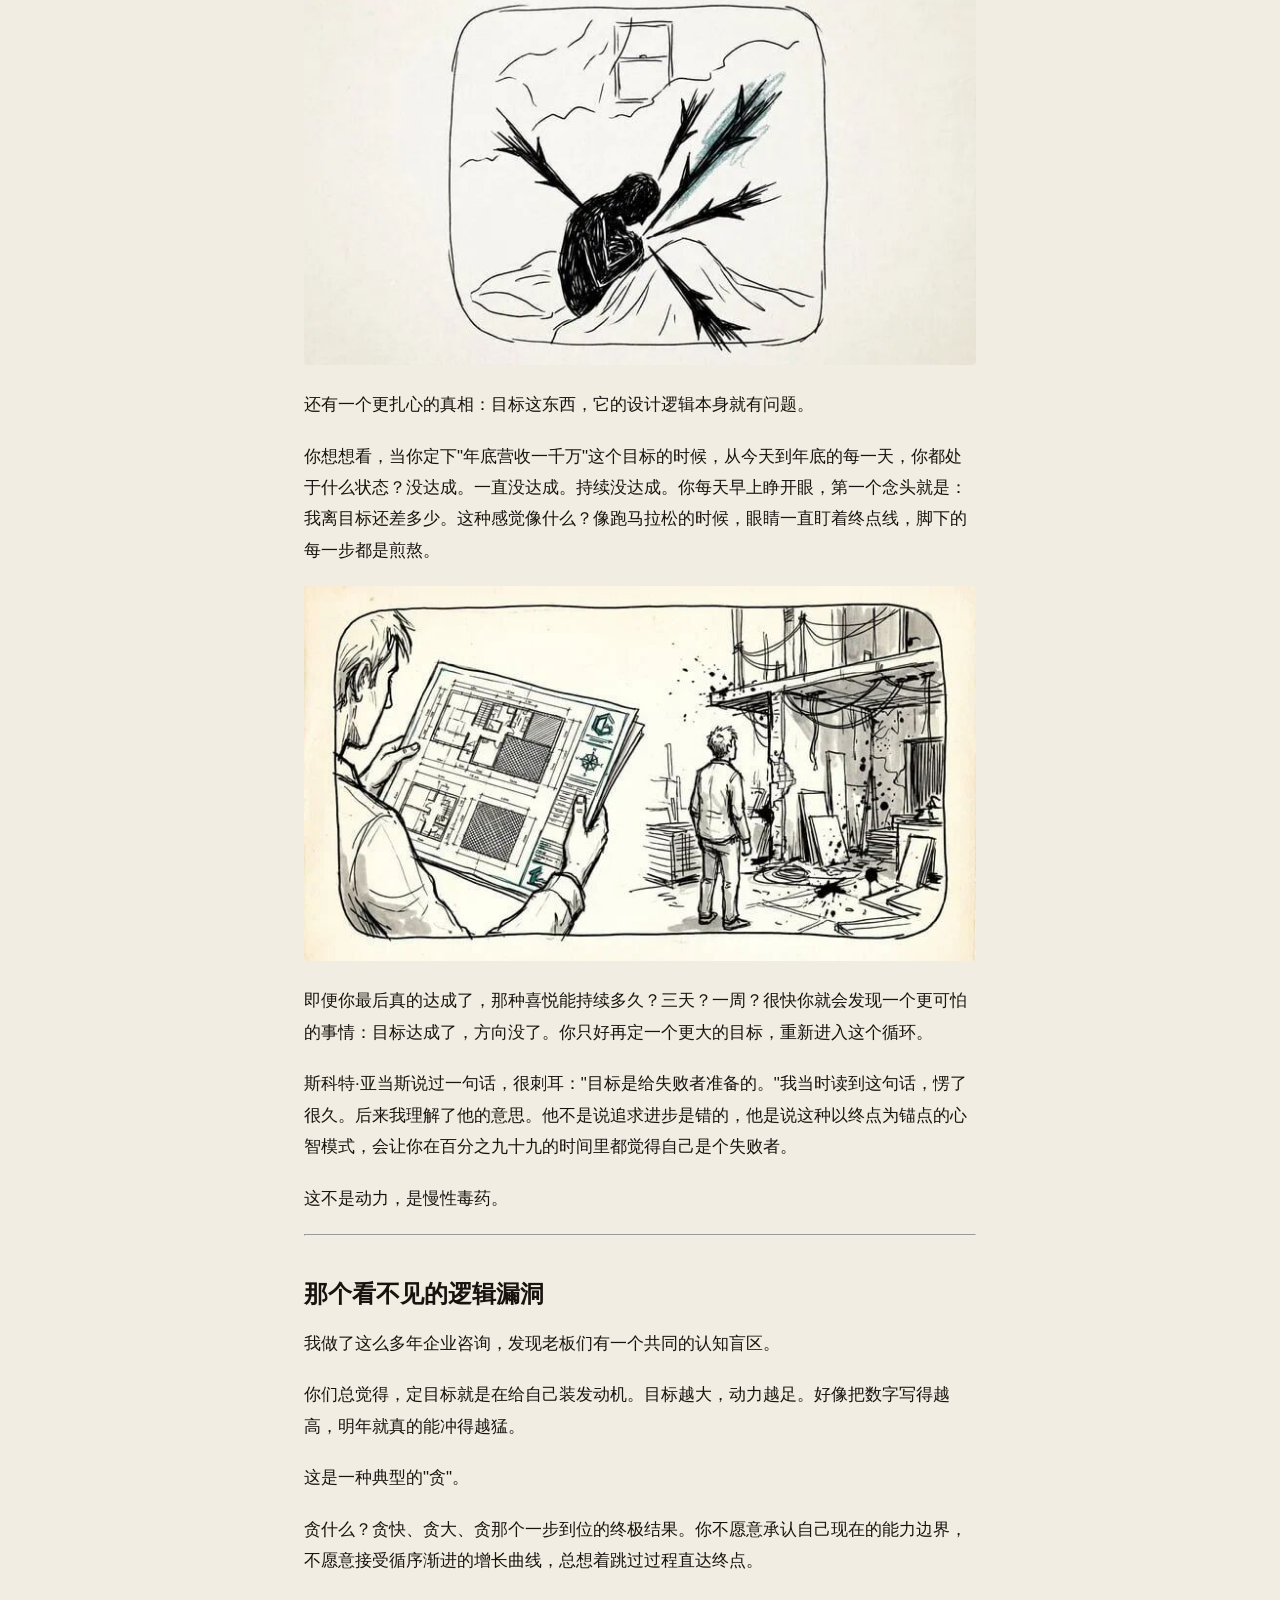
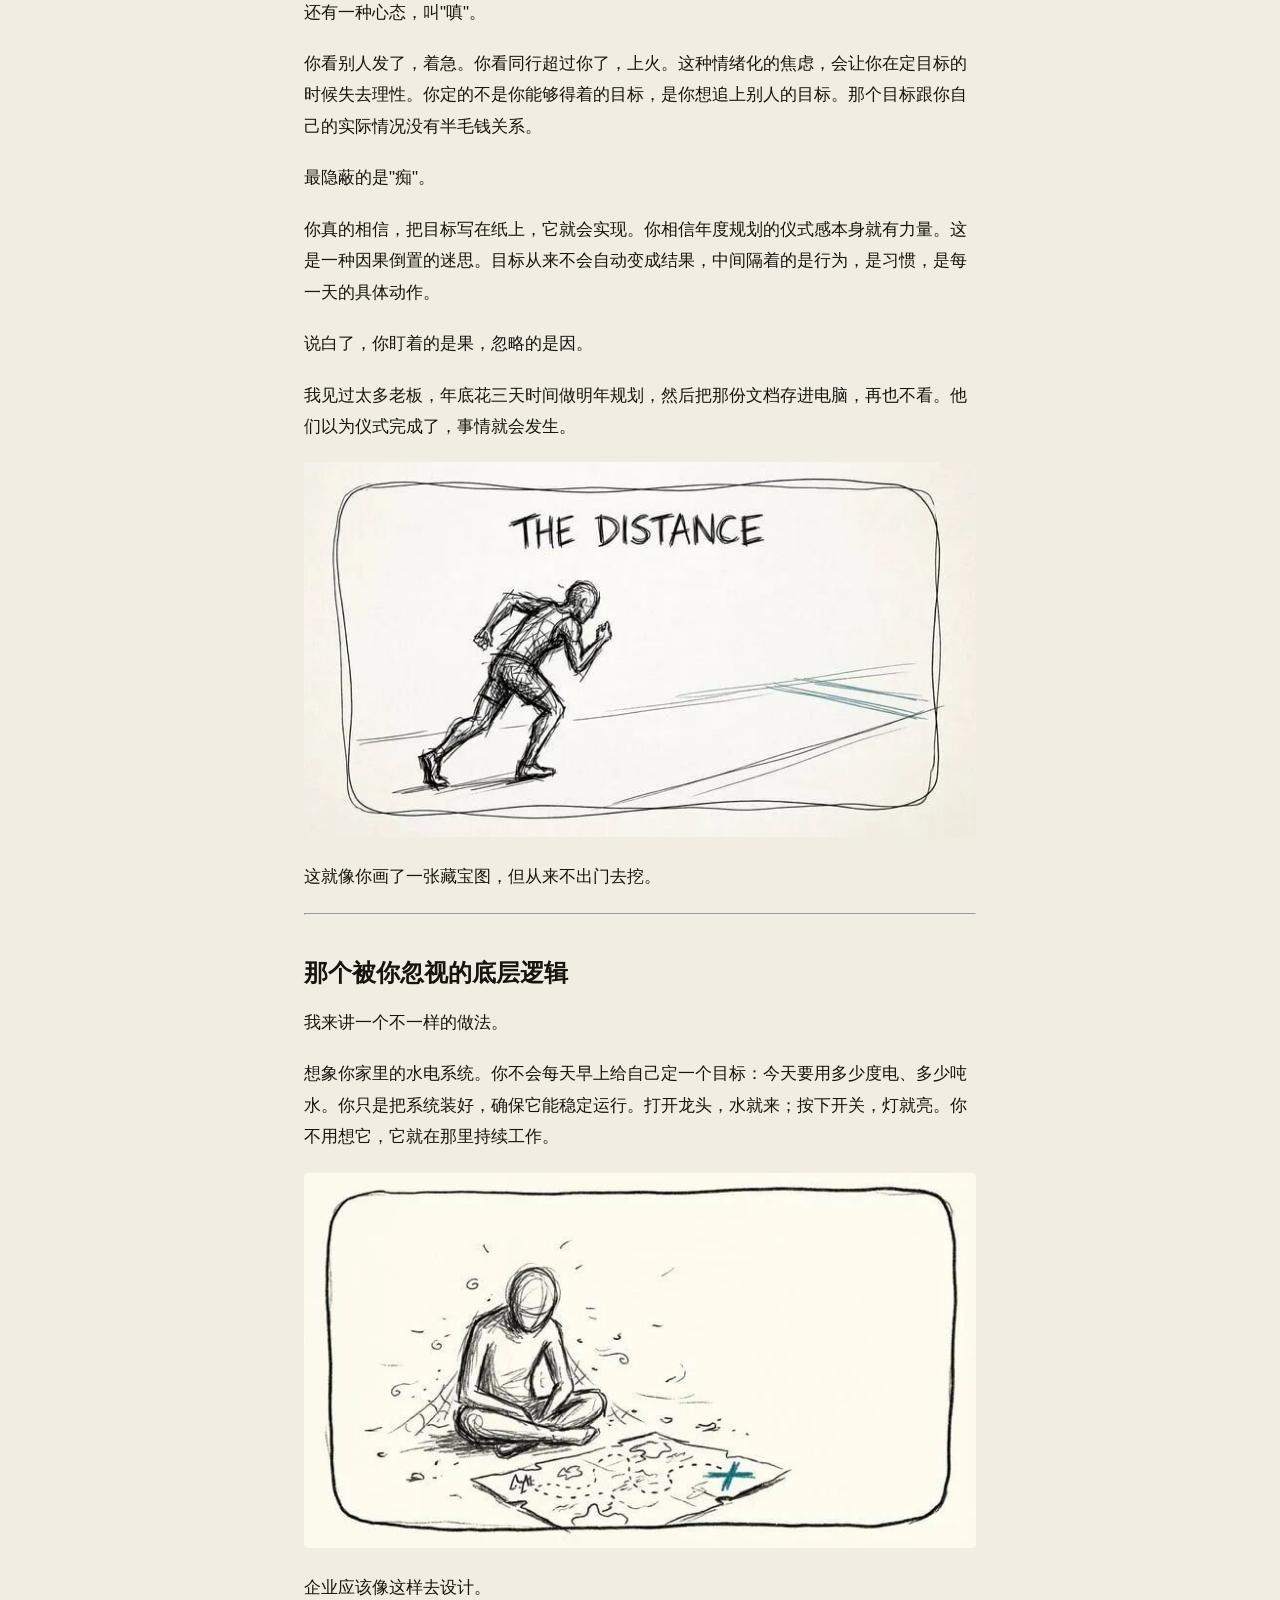
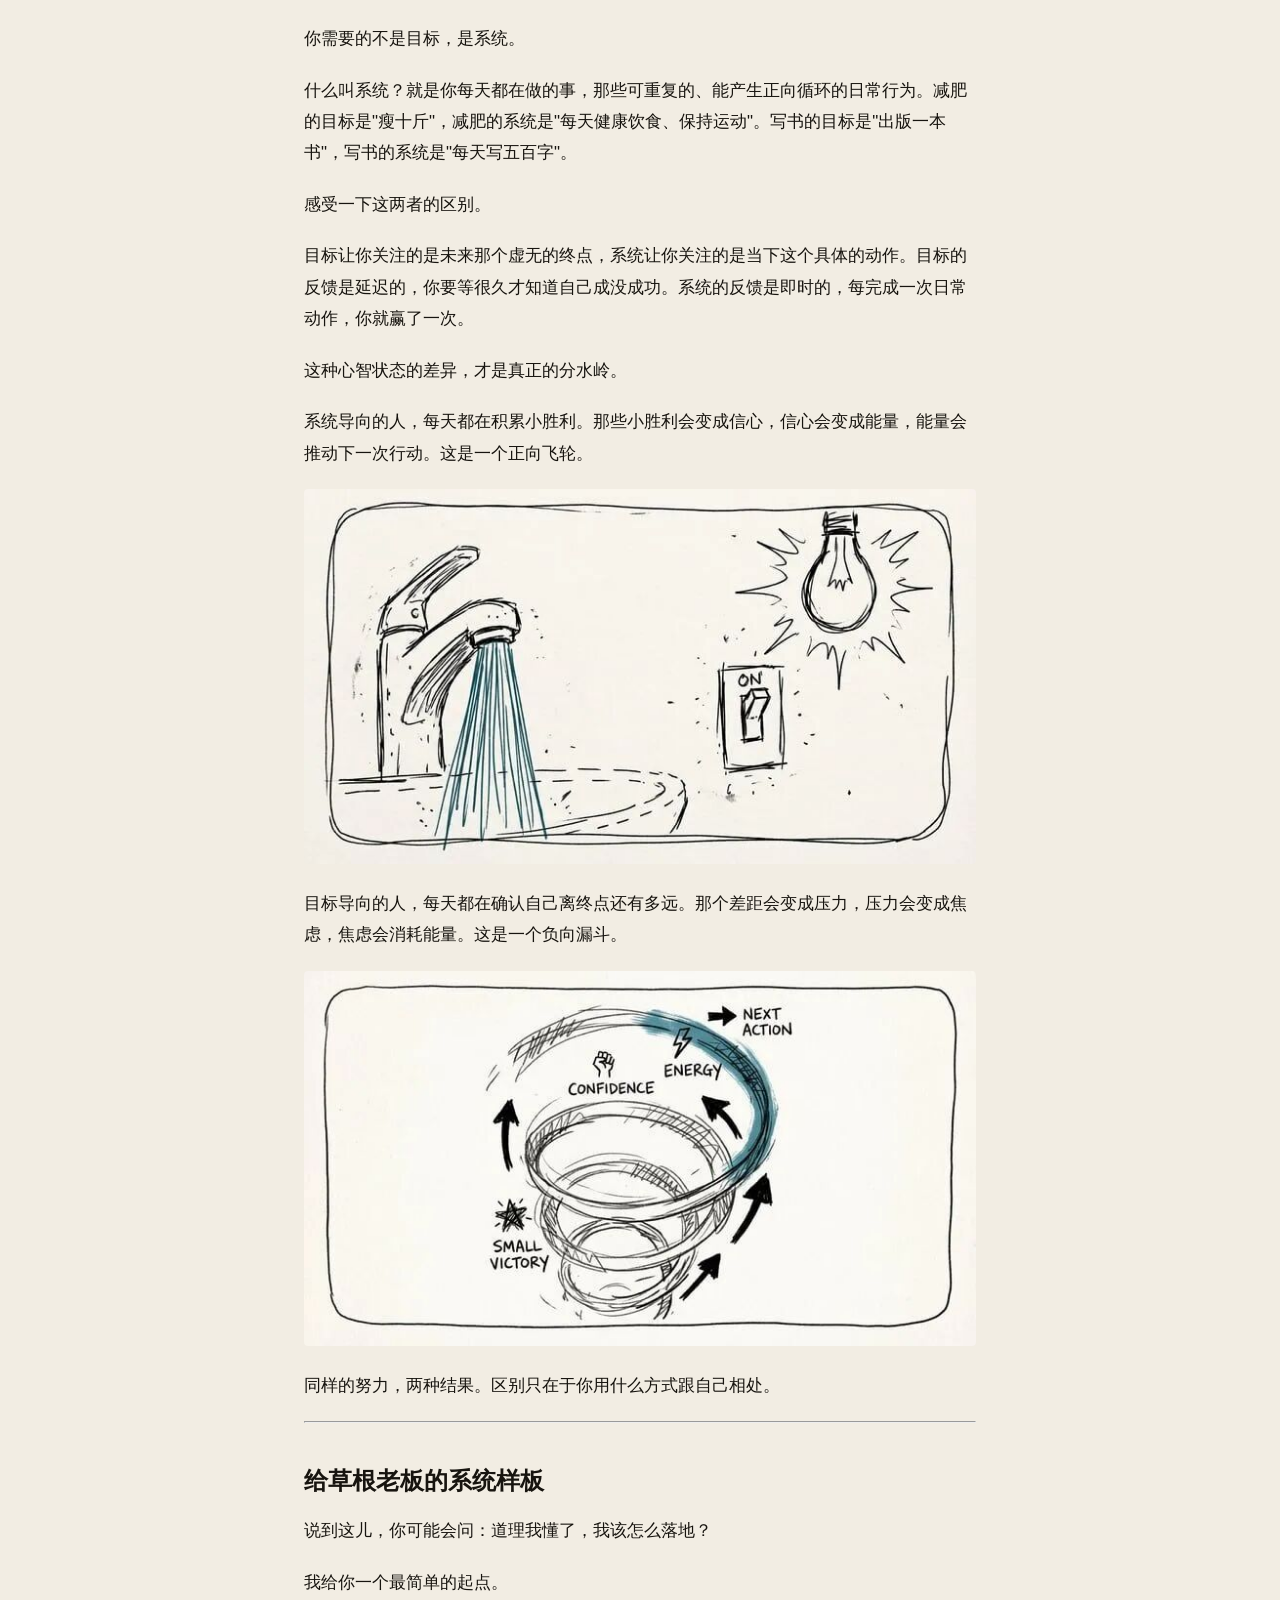
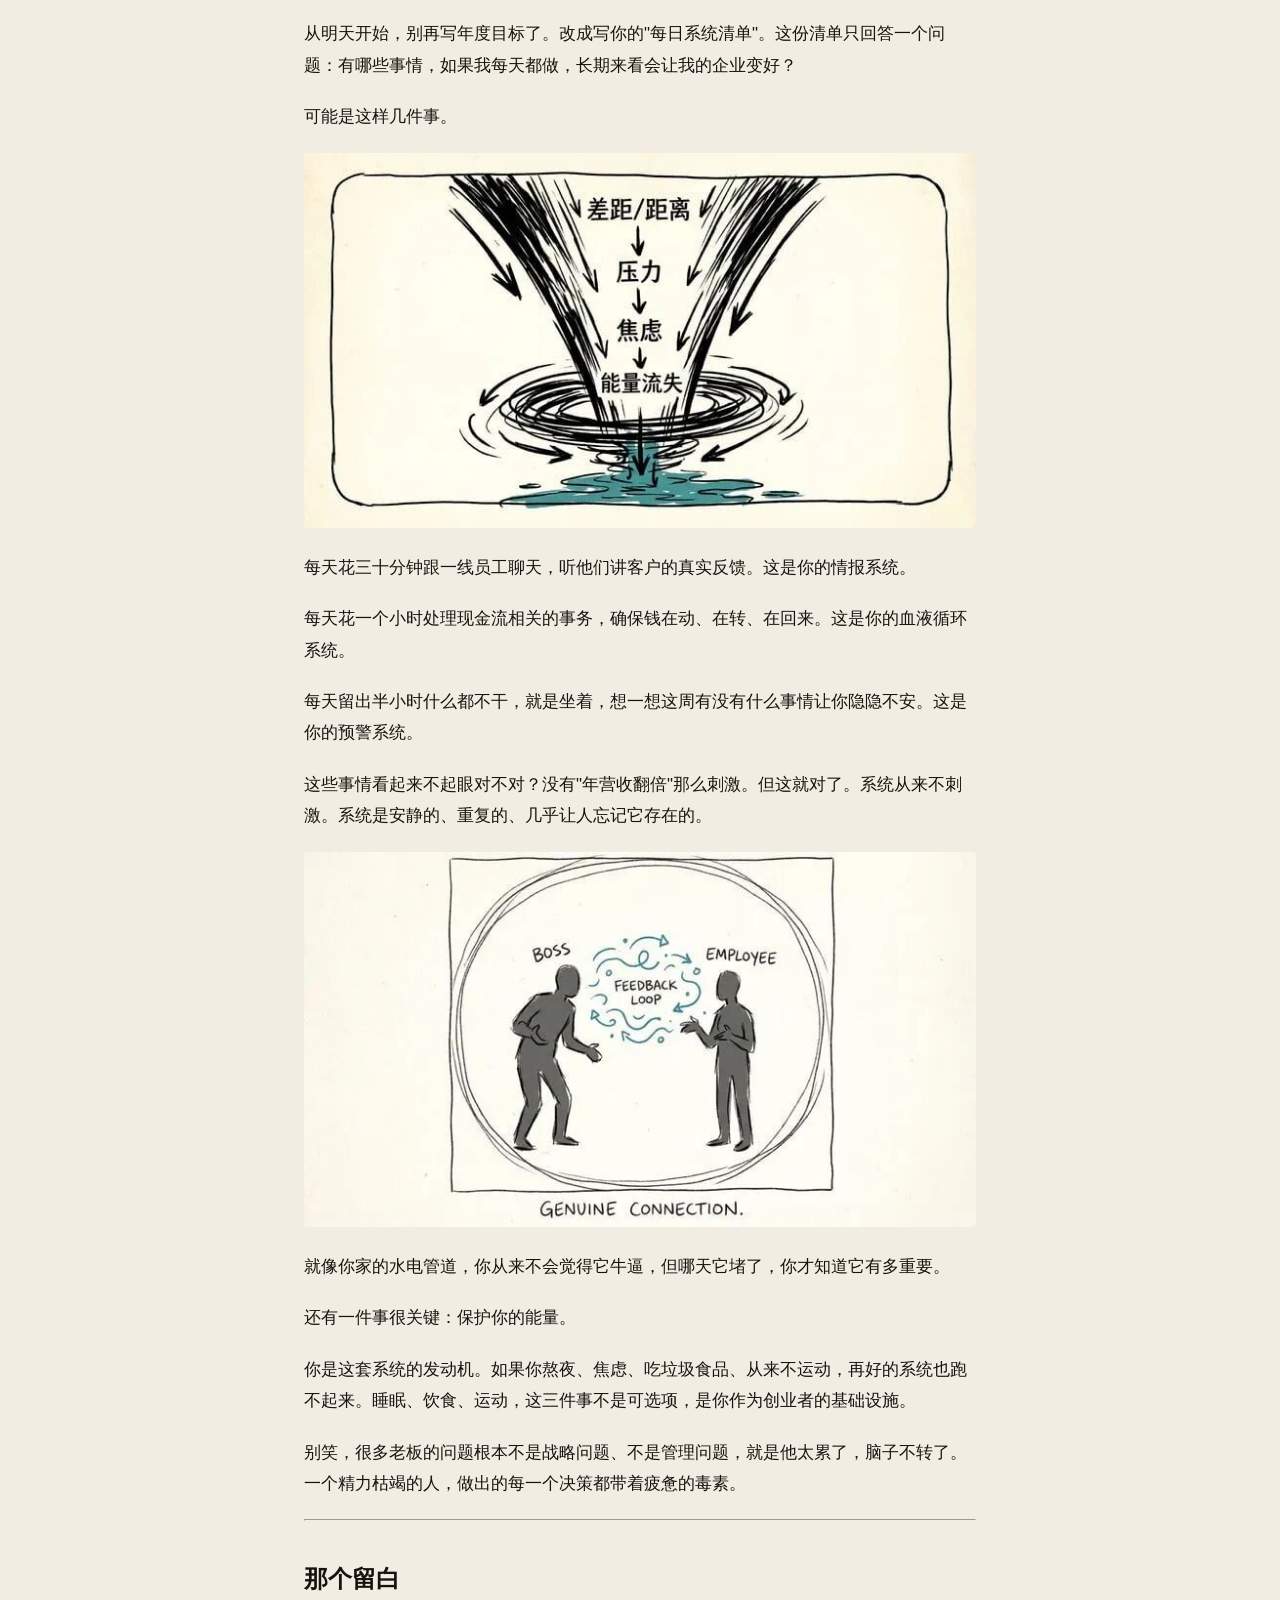
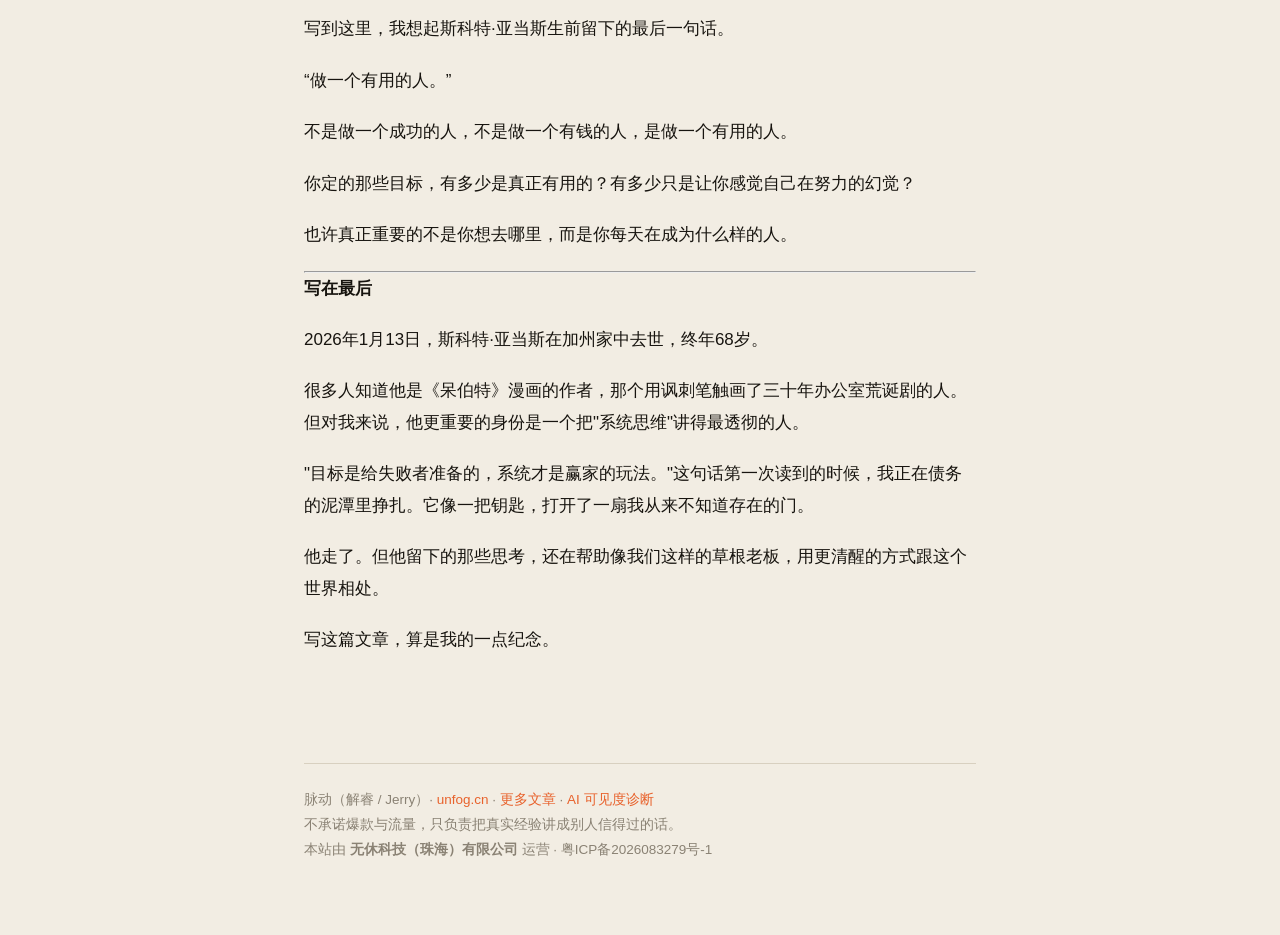
<file: blog/20260116-01.html>
<!DOCTYPE html>
<html lang="zh-CN">
<head>
<meta charset="utf-8">
<meta name="viewport" content="width=device-width,initial-scale=1">
<title>你定的不是目标，是焦虑的续费协议｜脉动无休</title>
<meta name="description" content="“目标是给失败者准备的。”这句话太扎心了。他不是让你躺平，是告诉你：盯着终点的人，99%时间都在失败。建立系统，每天都在赢。">
<meta property="og:type" content="article">
<meta property="og:title" content="你定的不是目标，是焦虑的续费协议">
<meta property="og:description" content="“目标是给失败者准备的。”这句话太扎心了。他不是让你躺平，是告诉你：盯着终点的人，99%时间都在失败。建立系统，每天都在赢。">
<meta property="og:image" content="https://unfog.cn/assets/blog/20260116-01/img02.jpg">
<meta property="og:url" content="https://unfog.cn/blog/20260116-01.html">
<link rel="canonical" href="https://unfog.cn/blog/20260116-01.html">
<link rel="alternate" type="application/rss+xml" title="脉动无休 · 文章" href="/blog/rss.xml">
<script type="application/ld+json">
{"@context":"https://schema.org","@type":"BlogPosting","headline":"你定的不是目标，是焦虑的续费协议","description":"“目标是给失败者准备的。”这句话太扎心了。他不是让你躺平，是告诉你：盯着终点的人，99%时间都在失败。建立系统，每天都在赢。","datePublished":"2026-01-16","author":{"@type":"Person","name":"脉动（解睿 / Jerry）","url":"https://unfog.cn/"},"mainEntityOfPage":"https://unfog.cn/blog/20260116-01.html","image":"https://unfog.cn/assets/blog/20260116-01/img02.jpg","keywords":"目标管理,焦虑,系统思维,最小行动,中小企业主","articleSection":"目标与系统","inLanguage":"zh-CN","wordCount":2386,"dateModified":"2026-01-16","publisher":{"@type":"Person","name":"脉动（解睿 / Jerry）","url":"https://unfog.cn/","@id":"https://unfog.cn/#person"},"isPartOf":{"@type":"Blog","@id":"https://unfog.cn/blog/#blog","name":"脉动无休 · 文章","url":"https://unfog.cn/blog/"},"about":[{"@type":"Thing","name":"目标管理"},{"@type":"Thing","name":"焦虑"},{"@type":"Thing","name":"系统思维"}]}
</script>
<style>
:root{--paper:#f2ede3;--ink:#17140f;--orange:#e8622c}
*{margin:0;padding:0;box-sizing:border-box}
html{-webkit-font-smoothing:antialiased}
body{background:var(--paper);color:var(--ink);font:17px/1.85 "PingFang SC","Helvetica Neue",sans-serif}
.wrap{max-width:720px;margin:0 auto;padding:56px 24px 72px}
.kicker{font-size:13px;letter-spacing:.18em;color:var(--orange);font-weight:600;margin-bottom:18px}
h1{font-family:"Songti SC","STSong","Noto Serif SC",serif;font-size:32px;line-height:1.35;font-weight:700;margin-bottom:14px}
.summary{border-left:3px solid var(--orange);padding:10px 0 10px 18px;color:#4a443a;font-size:15.5px;line-height:1.8;margin:22px 0 8px}
.meta{font-size:13px;color:#8a8274;margin-bottom:40px}
.article p{margin:0 0 20px}
.article img{width:100%;height:auto;border-radius:4px;margin:6px 0 24px;display:block}
.article blockquote,.article .quote{border-left:3px solid #d8d0c0;padding:6px 0 6px 18px;margin:0 0 20px;color:#5a5346}
.article strong{font-weight:650}
.article h2{font-family:"Songti SC","STSong","Noto Serif SC",serif;font-size:24px;line-height:1.5;font-weight:700;margin:40px 0 16px}
.article h3{font-size:18px;font-weight:700;margin:30px 0 12px}
.article h1{font-family:"Songti SC",serif;font-size:26px;font-weight:700;margin:36px 0 16px}
.article p.li{position:relative;padding-left:1.15em;margin:0 0 12px}
.article p.li::before{content:"·";position:absolute;left:0;color:var(--orange);font-weight:700}
.article ul,.article ol{margin:0 0 20px 22px}
.article li{margin:0 0 10px}
.article .tblwrap{overflow-x:auto;margin:0 0 24px}
.article table{width:100%;border-collapse:collapse;font-size:15px;line-height:1.7}
.article td,.article th{padding:10px 12px;border:1px solid #d8d0c0;vertical-align:top;text-align:left}
.article tr:nth-child(odd) td{background:rgba(232,98,44,.045)}
.article td[data-colwidth="90"]:first-child,.article td:first-child{white-space:nowrap;font-weight:650;background:rgba(232,98,44,.06)}
.foot{margin-top:56px;padding-top:24px;border-top:1px solid #d8d0c0;font-size:13.5px;color:#8a8274}
.foot a{color:var(--orange);text-decoration:none}
.foot a:hover{text-decoration:underline}
.brand{position:fixed;top:18px;right:22px;font-family:"Songti SC",serif;font-weight:700;font-size:15px;color:var(--ink);text-decoration:none}
.brand em{color:var(--orange);font-style:normal}
.list-item{padding:30px 0;border-bottom:1px solid #d8d0c0}
.list-item a{font-family:"Songti SC",serif;font-size:23px;font-weight:700;color:var(--ink);text-decoration:none;line-height:1.4}
.list-item a:hover{color:var(--orange)}
.list-item .d{font-size:13px;letter-spacing:.14em;color:var(--orange);font-weight:600;margin-bottom:8px}
.list-item .s{color:#5a5346;font-size:15px;margin-top:8px;line-height:1.75}
</style>
<script type="application/ld+json">
{"@context":"https://schema.org","@type":"BreadcrumbList","itemListElement":[{"@type":"ListItem","position":1,"name":"首页","item":"https://unfog.cn/"},{"@type":"ListItem","position":2,"name":"文章","item":"https://unfog.cn/blog/"},{"@type":"ListItem","position":3,"name":"你定的不是目标，是焦虑的续费协议","item":"https://unfog.cn/blog/20260116-01.html"}]}
</script>
<link rel="stylesheet" href="/assets/site-nav.css">
</head>
<body>
<header class="sitebar">
  <div class="sitebar-in">
    <a class="sb-brand" href="/"><img src="/assets/logo-mark.png" alt="脉动无休标志" width="30" height="30">脉动无休<i>MAIDONG WUXIU</i></a>
    <nav class="sb-nav" aria-label="全站导航">
      <a href="/#scenes" data-anchor>现场</a><a href="/#ai" data-anchor>AI</a><a href="/#works" data-anchor>作品</a><a href="/#services" data-anchor>服务</a><a href="/#cv" data-anchor>履历</a>
      <a href="/blog/">文章</a><a href="/geo/">AI 可见度</a>
      <a class="sb-cta" href="/#contact">聊一聊</a>
    </nav>
  </div>
</header>
<div class="wrap">
<div class="kicker">2026-01-16 · 公众号「脉动无休」同步</div>
<h1>你定的不是目标，是焦虑的续费协议</h1>
<div class="summary">“目标是给失败者准备的。”这句话太扎心了。他不是让你躺平，是告诉你：盯着终点的人，99%时间都在失败。建立系统，每天都在赢。</div>
<div class="meta">约 6 分钟 · 原发于微信公众号 · <a href="https://mp.weixin.qq.com/s/0JIE14uF_VyAV6xhfLLtPg" style="color:var(--orange);text-decoration:none">看原文</a></div>
<div class="article">
<p>又到年底了。</p><p>我知道你现在桌上大概率摊着一张纸，上面写着明年的营收目标、利润目标、团队扩张目标。你盯着这些数字，心里既有点兴奋，又隐隐发慌。兴奋是因为觉得自己又要大干一场了，发慌是因为去年这个时候，你也写过类似的数字。</p><p>那些数字后来怎么样了？</p><p>我猜，年中的时候你开始焦虑，觉得进度落后。年底的时候你安慰自己，今年形势不好，明年会更好。这个循环你走了多少遍？三遍？五遍？十遍？</p><p>我也走过。背着几百万债务的时候，我每天都在给自己定目标。还清多少、赚回多少、什么时候翻身。那些目标像一根根刺，扎在心里，让我夜不能寐。后来我才明白，那不是目标，那是我跟焦虑签的续费协议。</p><img alt="" loading="lazy" src="/assets/blog/20260116-01/img02.jpg"/><h2>那套打法为什么不灵</h2><p>你一定听过这套标准流程：定目标、分解目标、执行任务、定期复盘。管理学课本上写的，成功学书籍里讲的，那些大厂出来的顾问也是这么教的。</p><p>看起来很科学对不对？</p><p>问题是，你的企业不是大厂。你没有那么多资源去分解，没有那么多人去执行，更没有那么多时间去复盘。你每天要见客户、要催款、要处理员工矛盾、要应付各种突发状况。那些精心分解的目标，第一周执行得还行，第二周就开始变形，第三周已经面目全非。</p><p>这就像你拿着一张精确到毫米的装修图纸，走进一个水电都没通的毛坯房。图纸再漂亮，跟现实对不上，就是废纸。</p><img alt="" loading="lazy" src="/assets/blog/20260116-01/img03.jpg"/><p>还有一个更扎心的真相：目标这东西，它的设计逻辑本身就有问题。</p><p>你想想看，当你定下"年底营收一千万"这个目标的时候，从今天到年底的每一天，你都处于什么状态？没达成。一直没达成。持续没达成。你每天早上睁开眼，第一个念头就是：我离目标还差多少。这种感觉像什么？像跑马拉松的时候，眼睛一直盯着终点线，脚下的每一步都是煎熬。</p><img alt="" loading="lazy" src="/assets/blog/20260116-01/img04.jpg"/><p>即便你最后真的达成了，那种喜悦能持续多久？三天？一周？很快你就会发现一个更可怕的事情：目标达成了，方向没了。你只好再定一个更大的目标，重新进入这个循环。</p><p>斯科特·亚当斯说过一句话，很刺耳："目标是给失败者准备的。"我当时读到这句话，愣了很久。后来我理解了他的意思。他不是说追求进步是错的，他是说这种以终点为锚点的心智模式，会让你在百分之九十九的时间里都觉得自己是个失败者。</p><p>这不是动力，是慢性毒药。</p><hr/><h2>那个看不见的逻辑漏洞</h2><p>我做了这么多年企业咨询，发现老板们有一个共同的认知盲区。</p><p>你们总觉得，定目标就是在给自己装发动机。目标越大，动力越足。好像把数字写得越高，明年就真的能冲得越猛。</p><p>这是一种典型的"贪"。</p><p>贪什么？贪快、贪大、贪那个一步到位的终极结果。你不愿意承认自己现在的能力边界，不愿意接受循序渐进的增长曲线，总想着跳过过程直达终点。</p><p>还有一种心态，叫"嗔"。</p><p>你看别人发了，着急。你看同行超过你了，上火。这种情绪化的焦虑，会让你在定目标的时候失去理性。你定的不是你能够得着的目标，是你想追上别人的目标。那个目标跟你自己的实际情况没有半毛钱关系。</p><p>最隐蔽的是"痴"。</p><p>你真的相信，把目标写在纸上，它就会实现。你相信年度规划的仪式感本身就有力量。这是一种因果倒置的迷思。目标从来不会自动变成结果，中间隔着的是行为，是习惯，是每一天的具体动作。</p><p>说白了，你盯着的是果，忽略的是因。</p><p>我见过太多老板，年底花三天时间做明年规划，然后把那份文档存进电脑，再也不看。他们以为仪式完成了，事情就会发生。</p><img alt="" loading="lazy" src="/assets/blog/20260116-01/img05.jpg"/><p>这就像你画了一张藏宝图，但从来不出门去挖。</p><hr/><h2>那个被你忽视的底层逻辑</h2><p>我来讲一个不一样的做法。</p><p>想象你家里的水电系统。你不会每天早上给自己定一个目标：今天要用多少度电、多少吨水。你只是把系统装好，确保它能稳定运行。打开龙头，水就来；按下开关，灯就亮。你不用想它，它就在那里持续工作。</p><img alt="" loading="lazy" src="/assets/blog/20260116-01/img06.jpg"/><p>企业应该像这样去设计。</p><p>你需要的不是目标，是系统。</p><p>什么叫系统？就是你每天都在做的事，那些可重复的、能产生正向循环的日常行为。减肥的目标是"瘦十斤"，减肥的系统是"每天健康饮食、保持运动"。写书的目标是"出版一本书"，写书的系统是"每天写五百字"。</p><p>感受一下这两者的区别。</p><p>目标让你关注的是未来那个虚无的终点，系统让你关注的是当下这个具体的动作。目标的反馈是延迟的，你要等很久才知道自己成没成功。系统的反馈是即时的，每完成一次日常动作，你就赢了一次。</p><p>这种心智状态的差异，才是真正的分水岭。</p><p>系统导向的人，每天都在积累小胜利。那些小胜利会变成信心，信心会变成能量，能量会推动下一次行动。这是一个正向飞轮。</p><img alt="" loading="lazy" src="/assets/blog/20260116-01/img07.jpg"/><p>目标导向的人，每天都在确认自己离终点还有多远。那个差距会变成压力，压力会变成焦虑，焦虑会消耗能量。这是一个负向漏斗。</p><img alt="" loading="lazy" src="/assets/blog/20260116-01/img08.jpg"/><p>同样的努力，两种结果。区别只在于你用什么方式跟自己相处。</p><hr/><h2>给草根老板的系统样板</h2><p>说到这儿，你可能会问：道理我懂了，我该怎么落地？</p><p>我给你一个最简单的起点。</p><p>从明天开始，别再写年度目标了。改成写你的"每日系统清单"。这份清单只回答一个问题：有哪些事情，如果我每天都做，长期来看会让我的企业变好？</p><p>可能是这样几件事。</p><img alt="" loading="lazy" src="/assets/blog/20260116-01/img09.jpg"/><p>每天花三十分钟跟一线员工聊天，听他们讲客户的真实反馈。这是你的情报系统。</p><p>每天花一个小时处理现金流相关的事务，确保钱在动、在转、在回来。这是你的血液循环系统。</p><p>每天留出半小时什么都不干，就是坐着，想一想这周有没有什么事情让你隐隐不安。这是你的预警系统。</p><p>这些事情看起来不起眼对不对？没有"年营收翻倍"那么刺激。但这就对了。系统从来不刺激。系统是安静的、重复的、几乎让人忘记它存在的。</p><img alt="" loading="lazy" src="/assets/blog/20260116-01/img10.jpg"/><p>就像你家的水电管道，你从来不会觉得它牛逼，但哪天它堵了，你才知道它有多重要。</p><p>还有一件事很关键：保护你的能量。</p><p>你是这套系统的发动机。如果你熬夜、焦虑、吃垃圾食品、从来不运动，再好的系统也跑不起来。睡眠、饮食、运动，这三件事不是可选项，是你作为创业者的基础设施。</p><p>别笑，很多老板的问题根本不是战略问题、不是管理问题，就是他太累了，脑子不转了。一个精力枯竭的人，做出的每一个决策都带着疲惫的毒素。</p><hr/><h2>那个留白</h2><p>写到这里，我想起斯科特·亚当斯生前留下的最后一句话。</p><p>“做一个有用的人。”</p><p>不是做一个成功的人，不是做一个有钱的人，是做一个有用的人。</p><p>你定的那些目标，有多少是真正有用的？有多少只是让你感觉自己在努力的幻觉？</p><p>也许真正重要的不是你想去哪里，而是你每天在成为什么样的人。</p><hr/><p><strong>写在最后</strong></p><p>2026年1月13日，斯科特·亚当斯在加州家中去世，终年68岁。</p><p>很多人知道他是《呆伯特》漫画的作者，那个用讽刺笔触画了三十年办公室荒诞剧的人。但对我来说，他更重要的身份是一个把"系统思维"讲得最透彻的人。</p><p>"目标是给失败者准备的，系统才是赢家的玩法。"这句话第一次读到的时候，我正在债务的泥潭里挣扎。它像一把钥匙，打开了一扇我从来不知道存在的门。</p><p>他走了。但他留下的那些思考，还在帮助像我们这样的草根老板，用更清醒的方式跟这个世界相处。</p><p>写这篇文章，算是我的一点纪念。</p><br/>
</div>
<div class="foot">脉动（解睿 / Jerry）· <a href="/">unfog.cn</a> · <a href="/blog/">更多文章</a> · <a href="/geo/">AI 可见度诊断</a><br>
不承诺爆款与流量，只负责把真实经验讲成别人信得过的话。<br>本站由 <b>无休科技（珠海）有限公司</b> 运营 · 粤ICP备2026083279号-1</div>
</div>
</body></html>
</file>
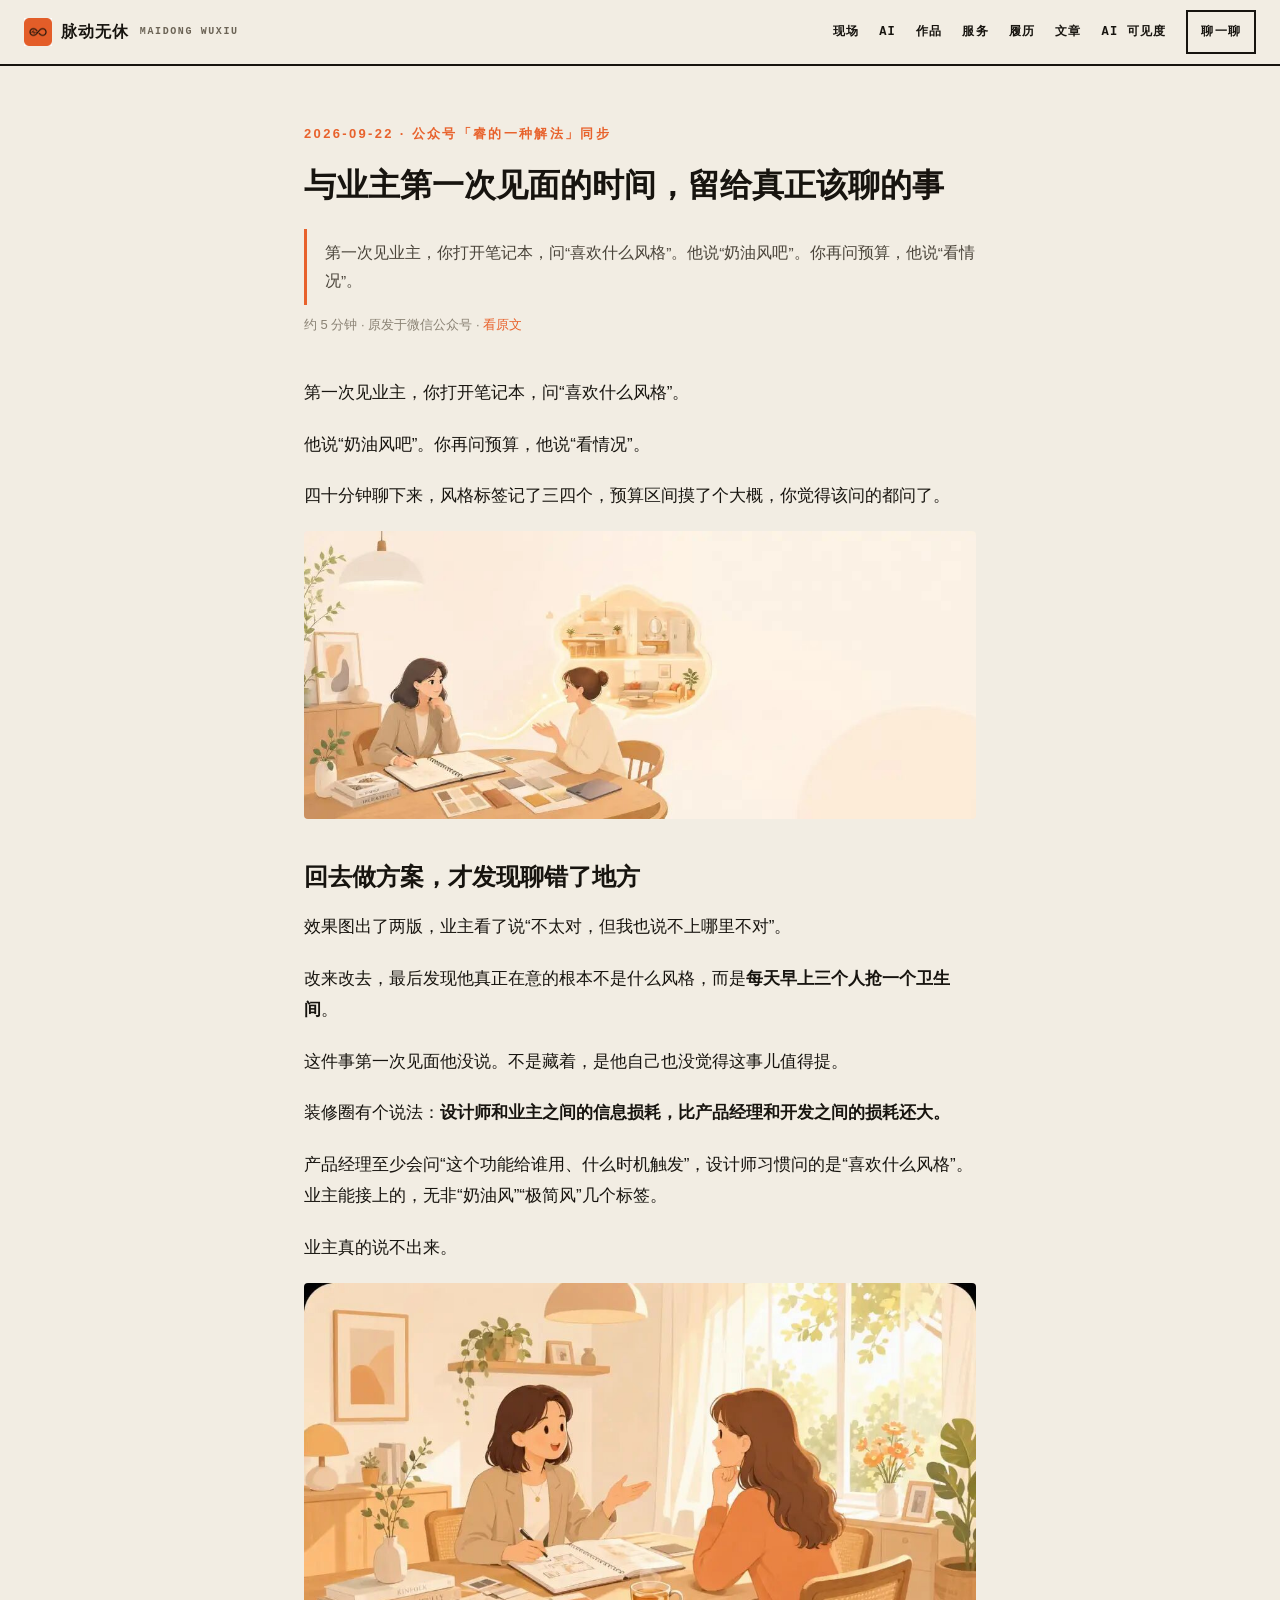
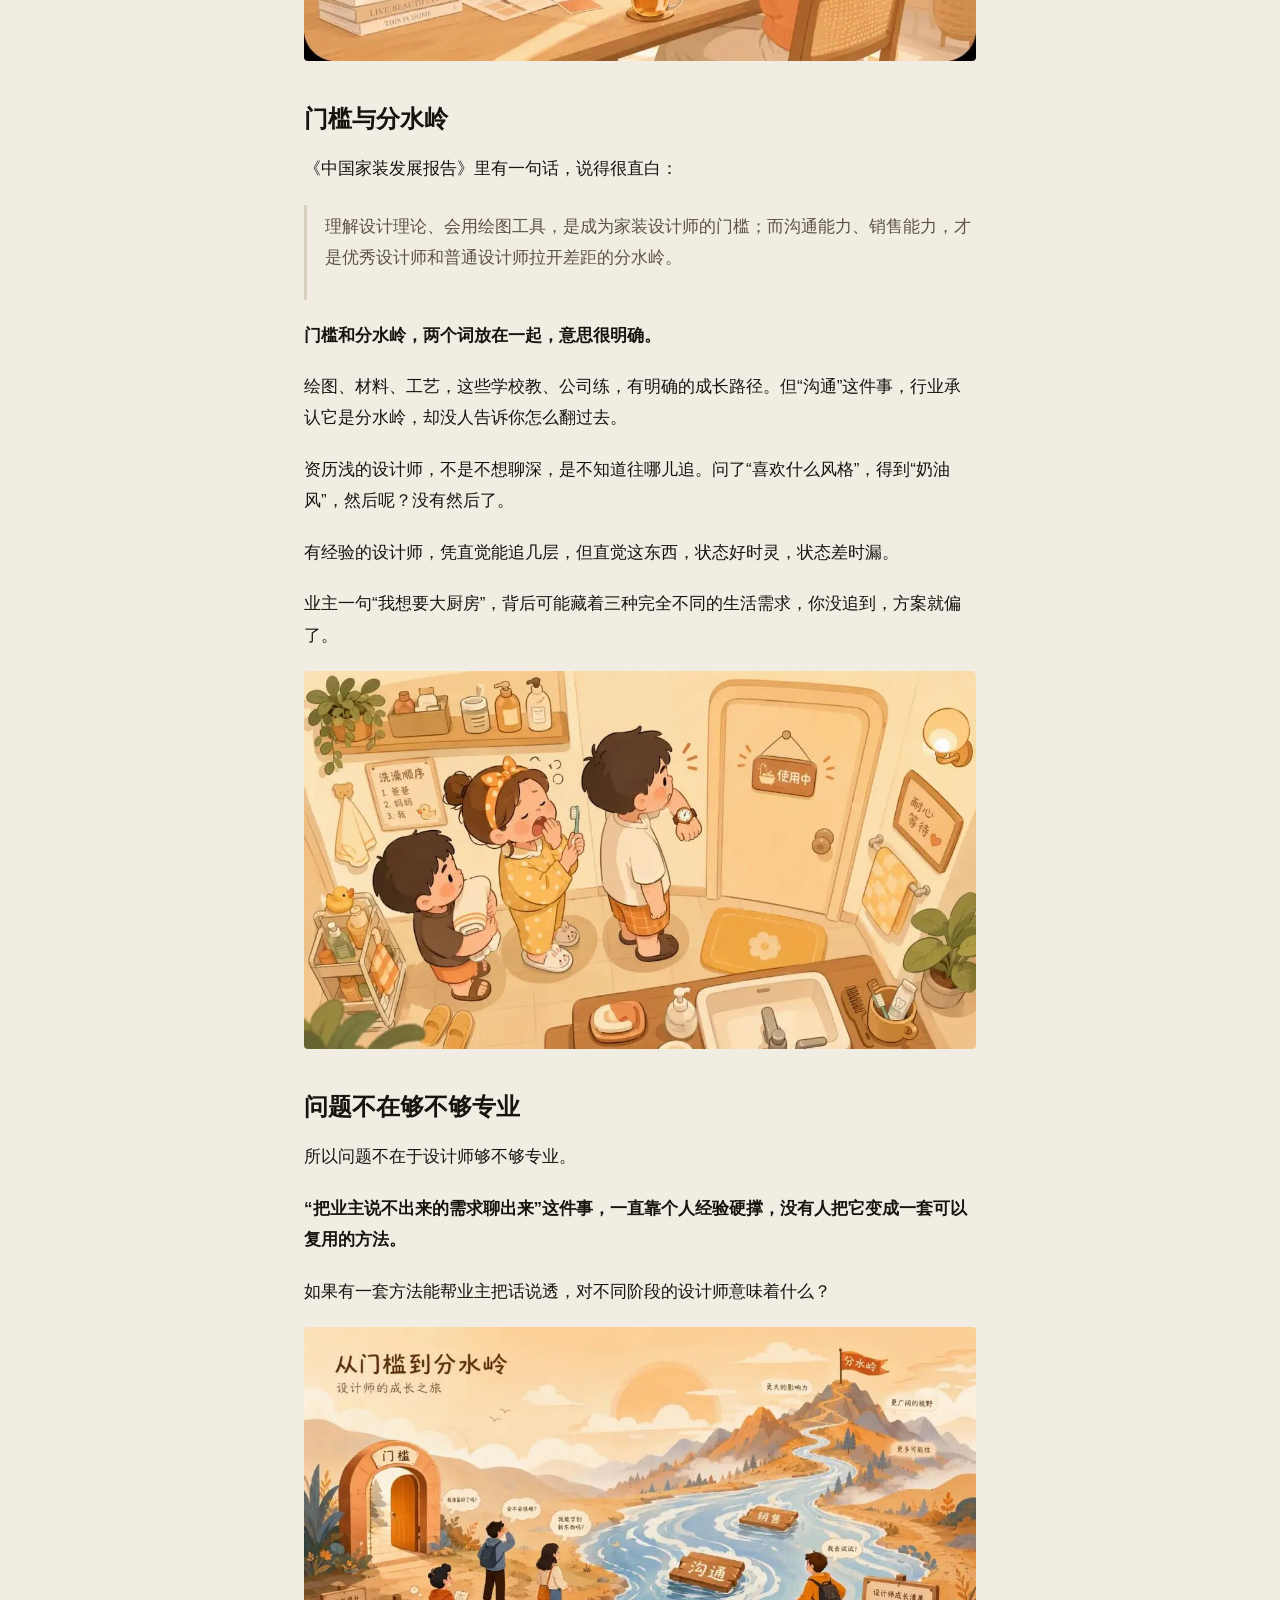
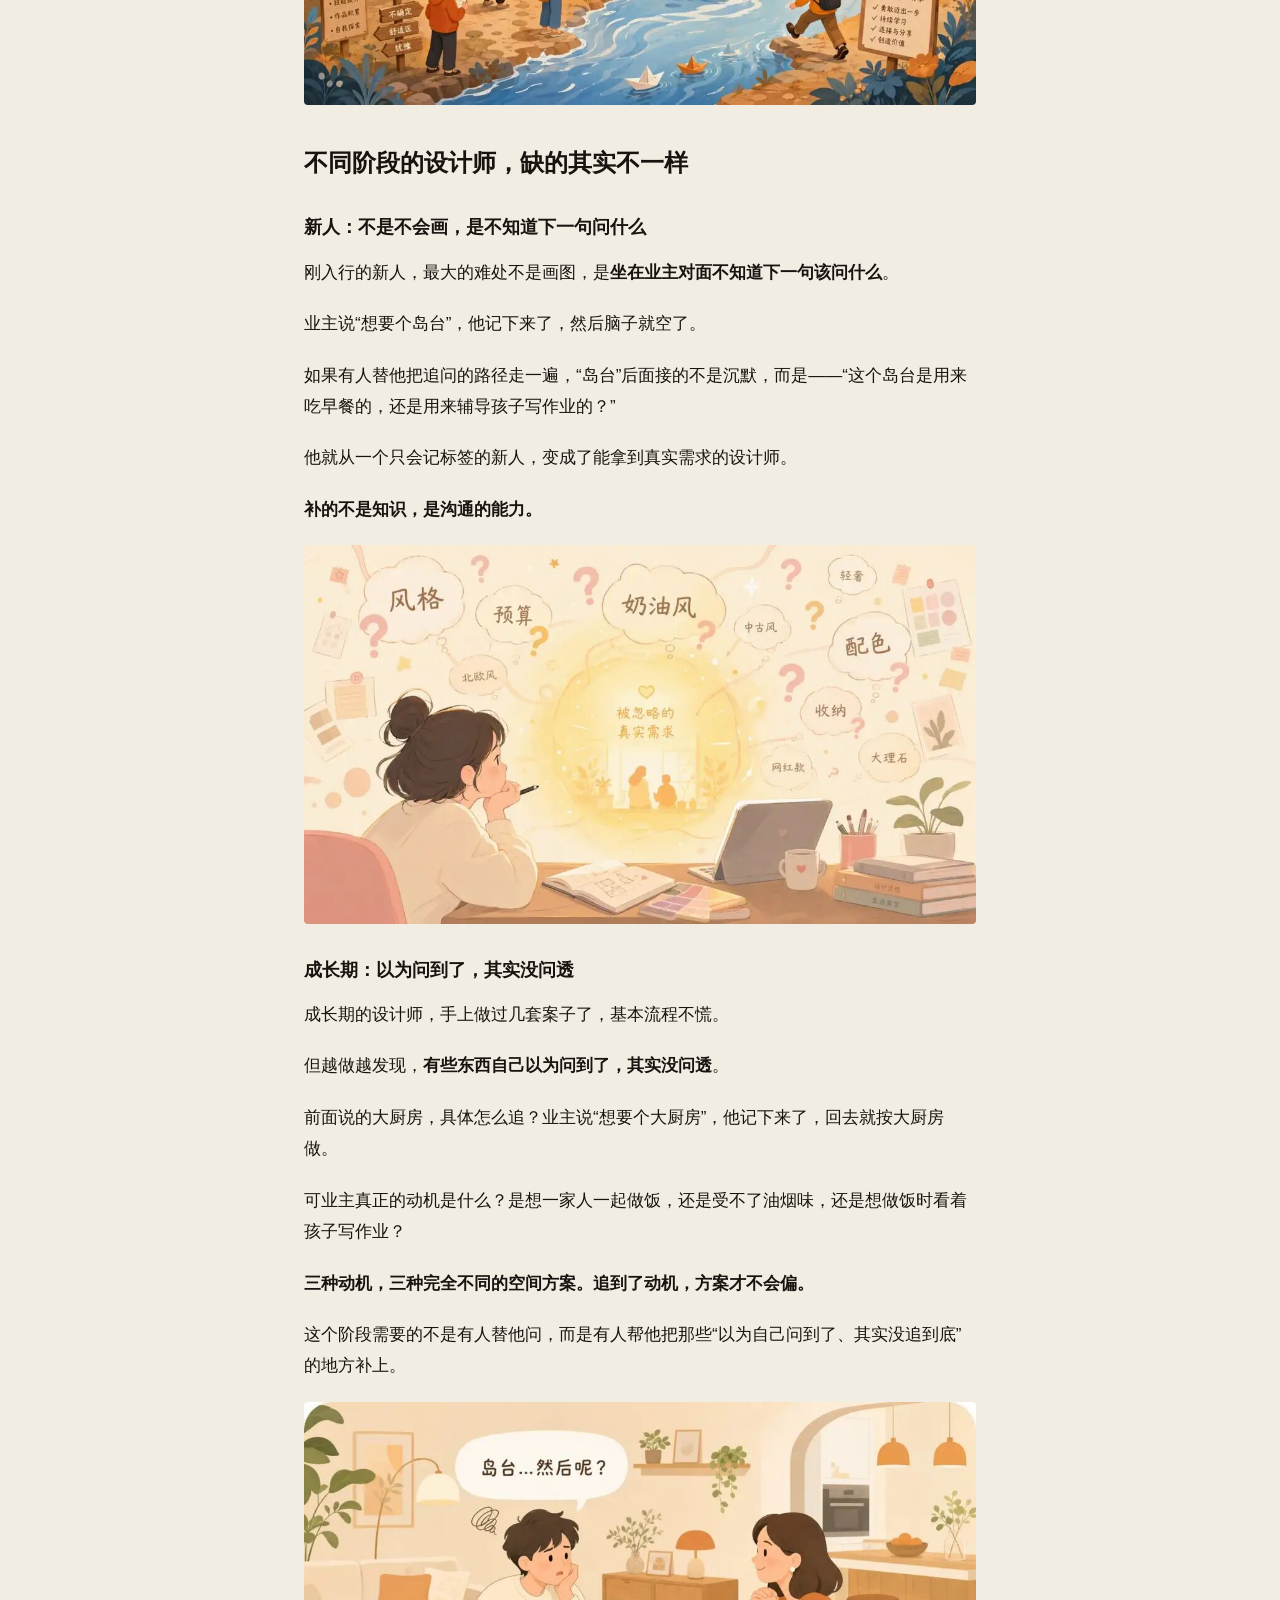
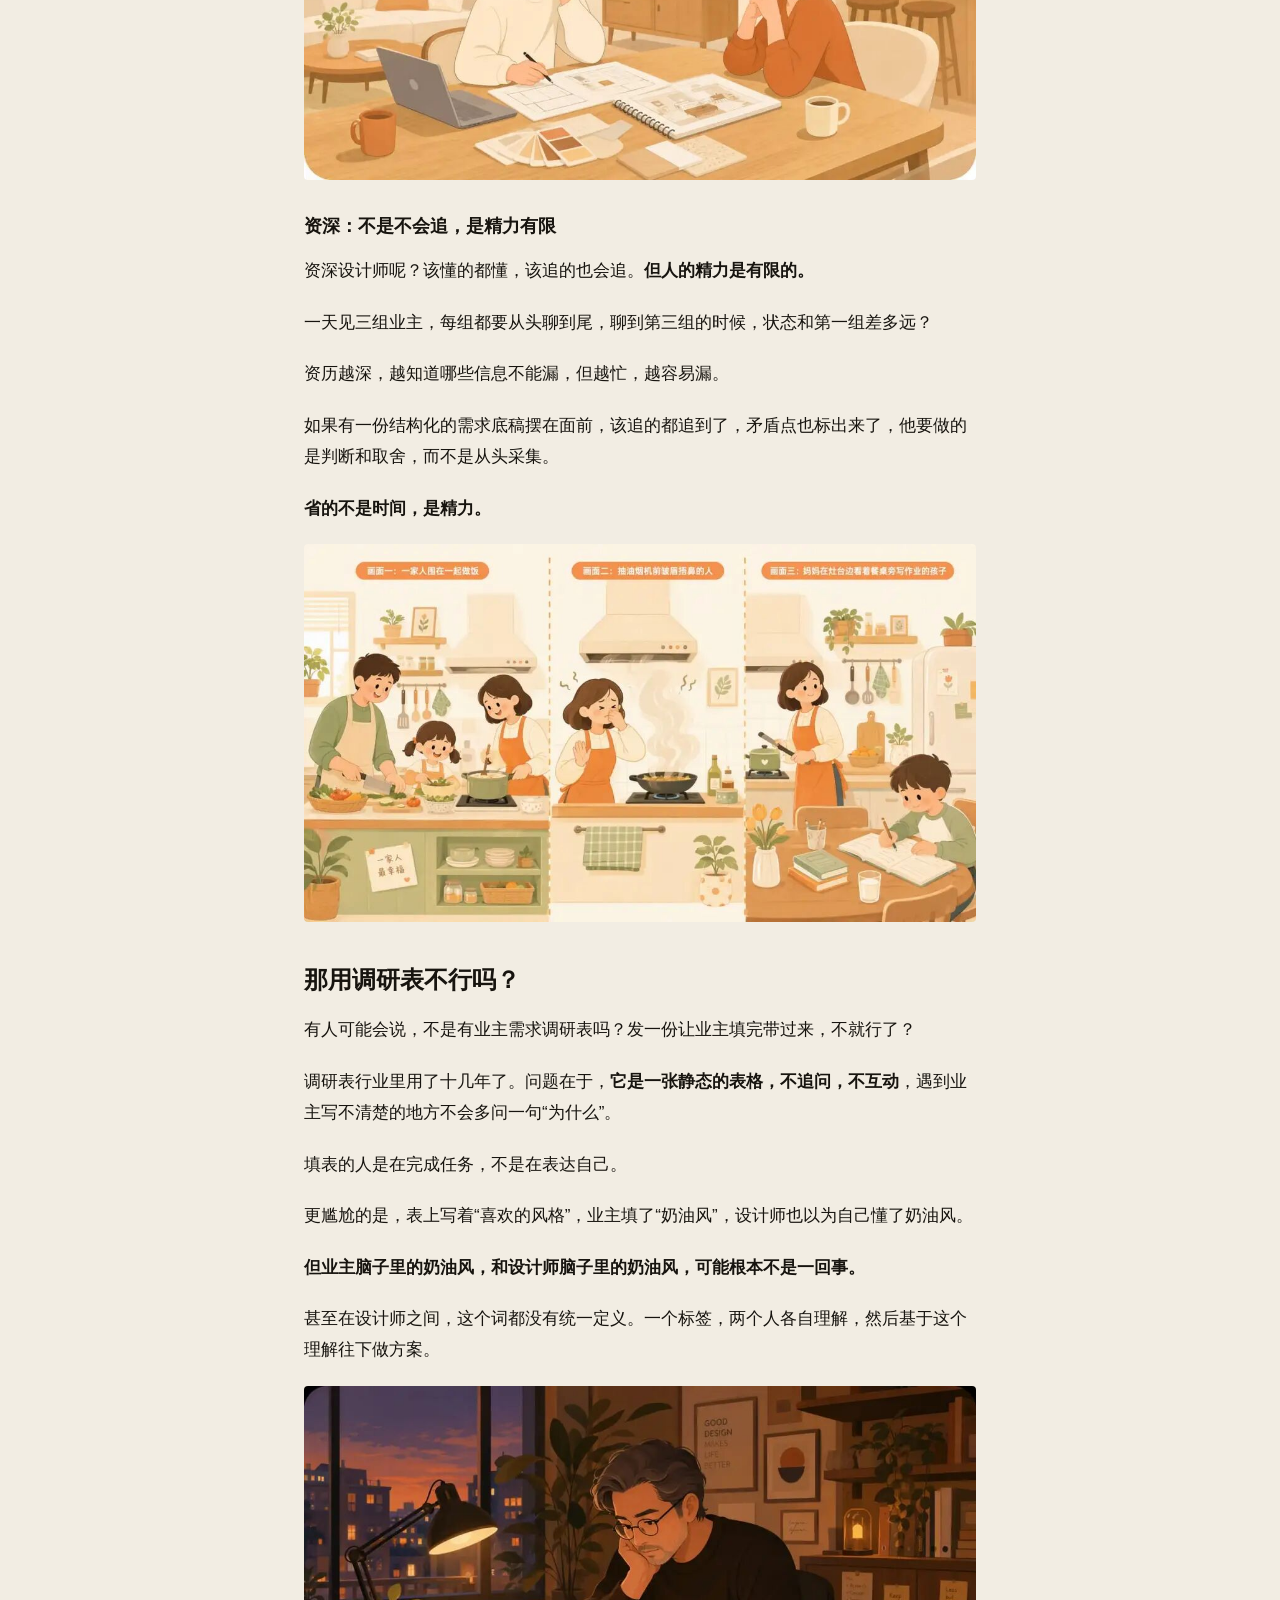
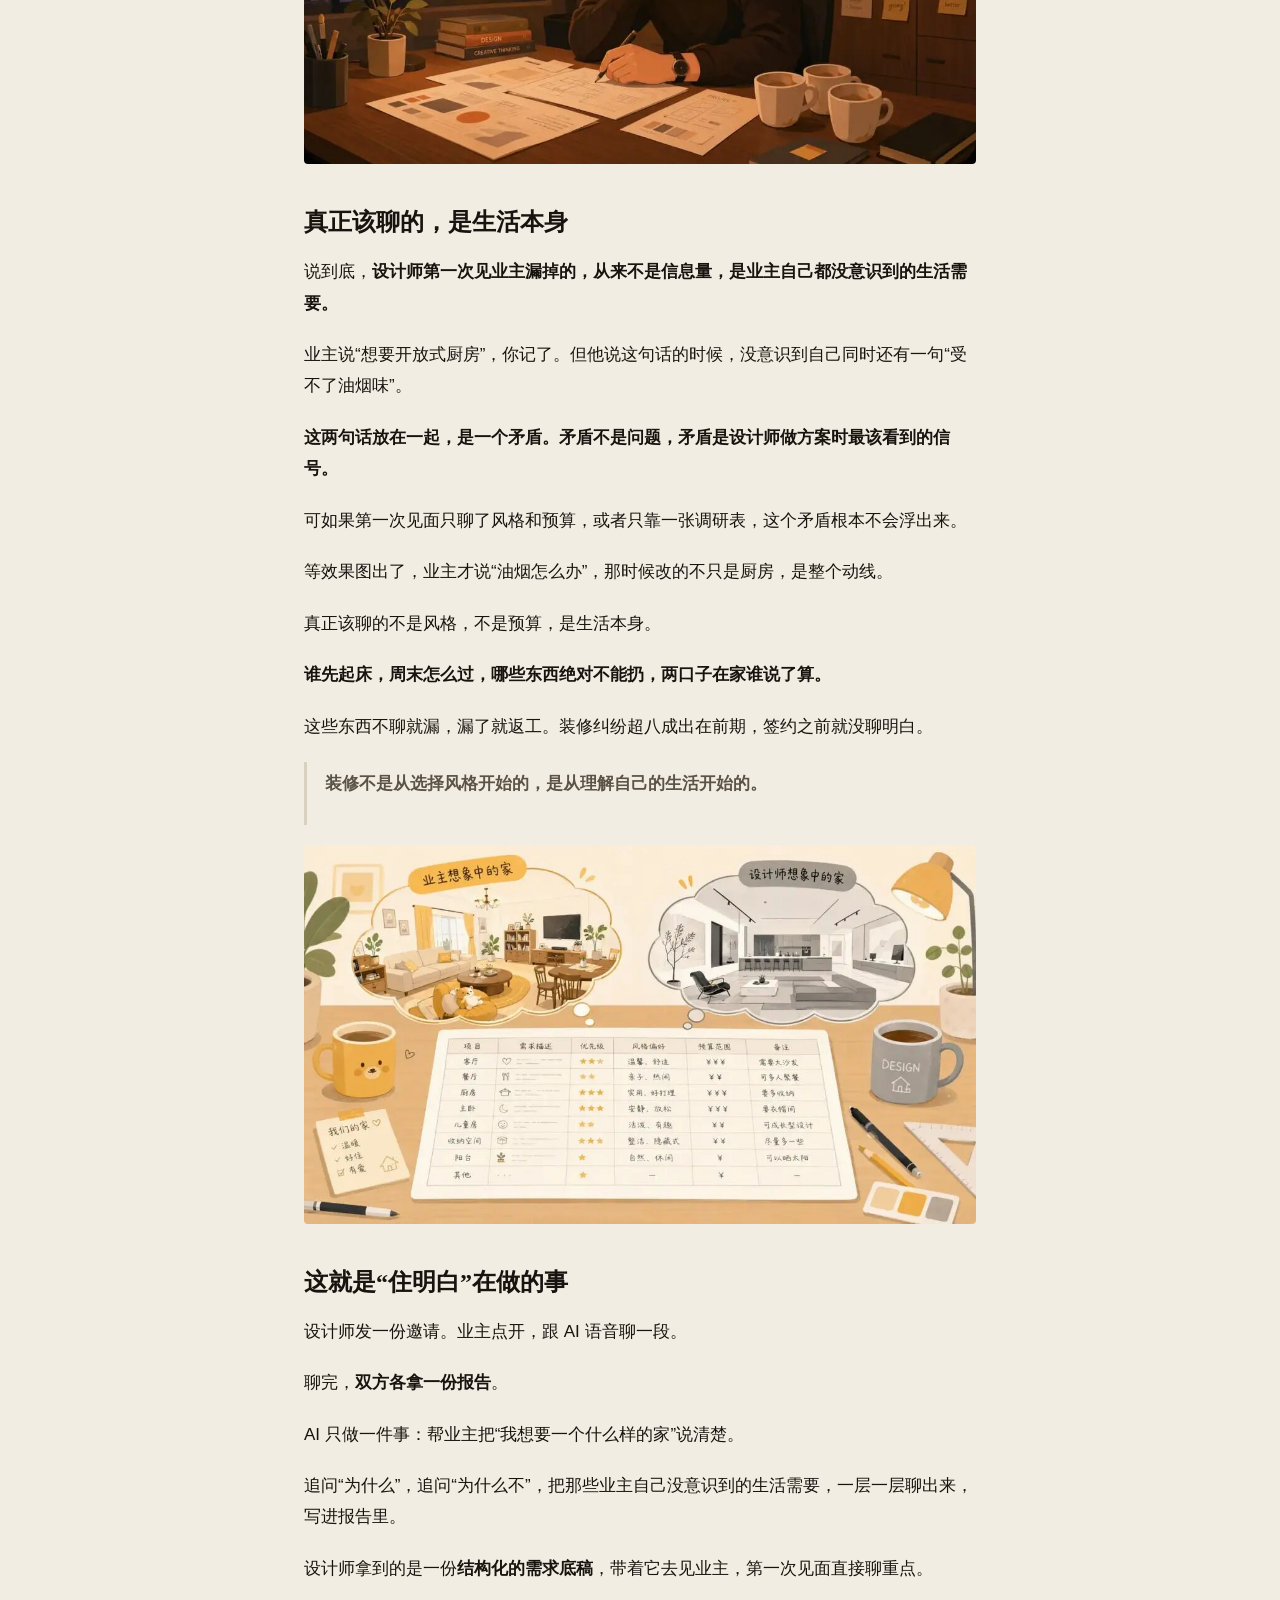
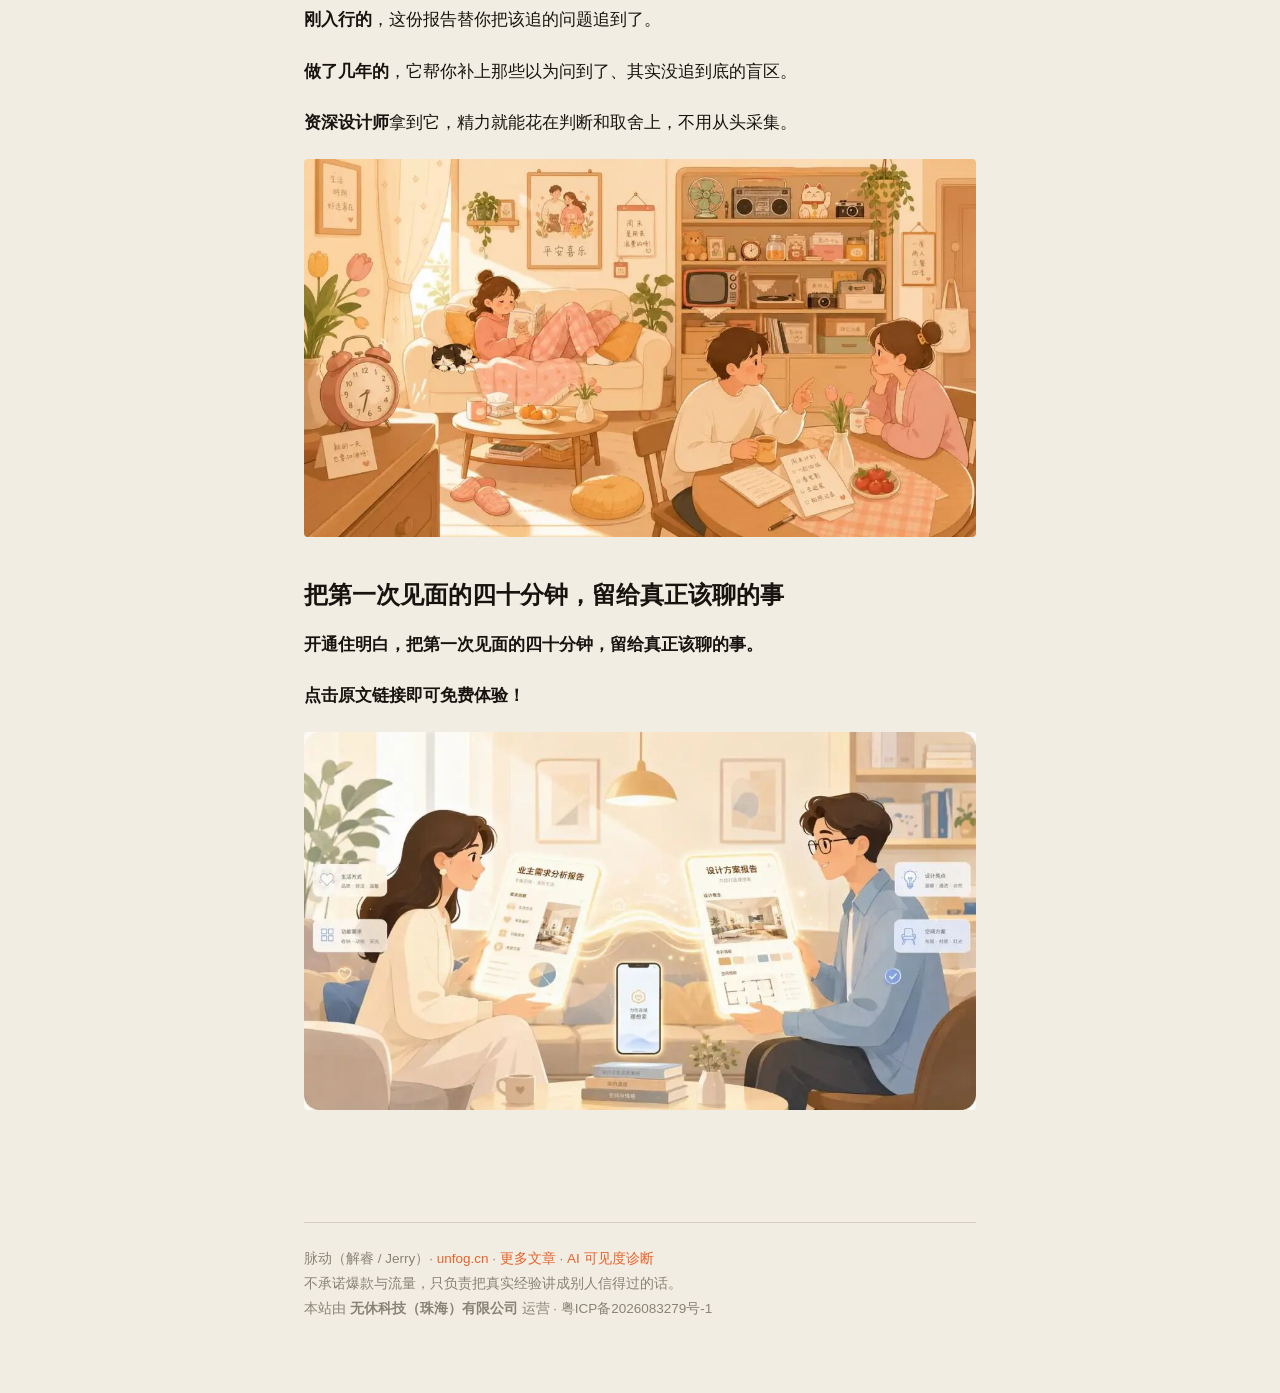
<file: blog/20260922-01.html>
<!DOCTYPE html>
<html lang="zh-CN">
<head>
<meta charset="utf-8">
<meta name="viewport" content="width=device-width,initial-scale=1">
<title>与业主第一次见面的时间，留给真正该聊的事｜脉动无休</title>
<meta name="description" content="第一次见业主，你打开笔记本，问“喜欢什么风格”。他说“奶油风吧”。你再问预算，他说“看情况”。">
<meta property="og:type" content="article">
<meta property="og:title" content="与业主第一次见面的时间，留给真正该聊的事">
<meta property="og:description" content="第一次见业主，你打开笔记本，问“喜欢什么风格”。他说“奶油风吧”。你再问预算，他说“看情况”。">
<meta property="og:image" content="https://unfog.cn/assets/blog/20260922-01/img02.jpg">
<meta property="og:url" content="https://unfog.cn/blog/20260922-01.html">
<link rel="canonical" href="https://unfog.cn/blog/20260922-01.html">
<link rel="alternate" type="application/rss+xml" title="脉动无休 · 文章" href="/blog/rss.xml">
<script type="application/ld+json">
{"@context":"https://schema.org","@type":"BlogPosting","headline":"与业主第一次见面的时间，留给真正该聊的事","description":"第一次见业主，你打开笔记本，问“喜欢什么风格”。他说“奶油风吧”。你再问预算，他说“看情况”。","datePublished":"2026-09-22","author":{"@type":"Person","name":"脉动（解睿 / Jerry）","url":"https://unfog.cn/"},"mainEntityOfPage":"https://unfog.cn/blog/20260922-01.html","image":"https://unfog.cn/assets/blog/20260922-01/img02.jpg","keywords":"装修需求,设计师谈单,第一次见面,需求梳理,住明白","articleSection":"装修与需求","inLanguage":"zh-CN","wordCount":1900,"dateModified":"2026-09-22","publisher":{"@type":"Person","name":"脉动（解睿 / Jerry）","url":"https://unfog.cn/","@id":"https://unfog.cn/#person"},"isPartOf":{"@type":"Blog","@id":"https://unfog.cn/blog/#blog","name":"脉动无休 · 文章","url":"https://unfog.cn/blog/"},"about":[{"@type":"Thing","name":"装修需求"},{"@type":"Thing","name":"设计师谈单"},{"@type":"Thing","name":"第一次见面"}]}
</script>
<style>
:root{--paper:#f2ede3;--ink:#17140f;--orange:#e8622c}
*{margin:0;padding:0;box-sizing:border-box}
html{-webkit-font-smoothing:antialiased}
body{background:var(--paper);color:var(--ink);font:17px/1.85 "PingFang SC","Helvetica Neue",sans-serif}
.wrap{max-width:720px;margin:0 auto;padding:56px 24px 72px}
.kicker{font-size:13px;letter-spacing:.18em;color:var(--orange);font-weight:600;margin-bottom:18px}
h1{font-family:"Songti SC","STSong","Noto Serif SC",serif;font-size:32px;line-height:1.35;font-weight:700;margin-bottom:14px}
.summary{border-left:3px solid var(--orange);padding:10px 0 10px 18px;color:#4a443a;font-size:15.5px;line-height:1.8;margin:22px 0 8px}
.meta{font-size:13px;color:#8a8274;margin-bottom:40px}
.article p{margin:0 0 20px}
.article img{width:100%;height:auto;border-radius:4px;margin:6px 0 24px;display:block}
.article blockquote,.article .quote{border-left:3px solid #d8d0c0;padding:6px 0 6px 18px;margin:0 0 20px;color:#5a5346}
.article strong{font-weight:650}
.article h2{font-family:"Songti SC","STSong","Noto Serif SC",serif;font-size:24px;line-height:1.5;font-weight:700;margin:40px 0 16px}
.article h3{font-size:18px;font-weight:700;margin:30px 0 12px}
.article h1{font-family:"Songti SC",serif;font-size:26px;font-weight:700;margin:36px 0 16px}
.article p.li{position:relative;padding-left:1.15em;margin:0 0 12px}
.article p.li::before{content:"·";position:absolute;left:0;color:var(--orange);font-weight:700}
.article ul,.article ol{margin:0 0 20px 22px}
.article li{margin:0 0 10px}
.article .tblwrap{overflow-x:auto;margin:0 0 24px}
.article table{width:100%;border-collapse:collapse;font-size:15px;line-height:1.7}
.article td,.article th{padding:10px 12px;border:1px solid #d8d0c0;vertical-align:top;text-align:left}
.article tr:nth-child(odd) td{background:rgba(232,98,44,.045)}
.article td[data-colwidth="90"]:first-child,.article td:first-child{white-space:nowrap;font-weight:650;background:rgba(232,98,44,.06)}
.foot{margin-top:56px;padding-top:24px;border-top:1px solid #d8d0c0;font-size:13.5px;color:#8a8274}
.foot a{color:var(--orange);text-decoration:none}
.foot a:hover{text-decoration:underline}
.brand{position:fixed;top:18px;right:22px;font-family:"Songti SC",serif;font-weight:700;font-size:15px;color:var(--ink);text-decoration:none}
.brand em{color:var(--orange);font-style:normal}
.list-item{padding:30px 0;border-bottom:1px solid #d8d0c0}
.list-item a{font-family:"Songti SC",serif;font-size:23px;font-weight:700;color:var(--ink);text-decoration:none;line-height:1.4}
.list-item a:hover{color:var(--orange)}
.list-item .d{font-size:13px;letter-spacing:.14em;color:var(--orange);font-weight:600;margin-bottom:8px}
.list-item .s{color:#5a5346;font-size:15px;margin-top:8px;line-height:1.75}
</style>
<script type="application/ld+json">
{"@context":"https://schema.org","@type":"BreadcrumbList","itemListElement":[{"@type":"ListItem","position":1,"name":"首页","item":"https://unfog.cn/"},{"@type":"ListItem","position":2,"name":"文章","item":"https://unfog.cn/blog/"},{"@type":"ListItem","position":3,"name":"与业主第一次见面的时间，留给真正该聊的事","item":"https://unfog.cn/blog/20260922-01.html"}]}
</script>
<link rel="stylesheet" href="/assets/site-nav.css">
</head>
<body>
<header class="sitebar">
  <div class="sitebar-in">
    <a class="sb-brand" href="/"><img src="/assets/logo-mark.png" alt="脉动无休标志" width="30" height="30">脉动无休<i>MAIDONG WUXIU</i></a>
    <nav class="sb-nav" aria-label="全站导航">
      <a href="/#scenes" data-anchor>现场</a><a href="/#ai" data-anchor>AI</a><a href="/#works" data-anchor>作品</a><a href="/#services" data-anchor>服务</a><a href="/#cv" data-anchor>履历</a>
      <a href="/blog/">文章</a><a href="/geo/">AI 可见度</a>
      <a class="sb-cta" href="/#contact">聊一聊</a>
    </nav>
  </div>
</header>
<div class="wrap">
<div class="kicker">2026-09-22 · 公众号「睿的一种解法」同步</div>
<h1>与业主第一次见面的时间，留给真正该聊的事</h1>
<div class="summary">第一次见业主，你打开笔记本，问“喜欢什么风格”。他说“奶油风吧”。你再问预算，他说“看情况”。</div>
<div class="meta">约 5 分钟 · 原发于微信公众号 · <a href="https://mp.weixin.qq.com/s/u4DUKkpZEdGaxgrfWQvDow" style="color:var(--orange);text-decoration:none">看原文</a></div>
<div class="article">
<p>第一次见业主，你打开笔记本，问“喜欢什么风格”。</p><p>他说“奶油风吧”。你再问预算，他说“看情况”。</p><p>四十分钟聊下来，风格标签记了三四个，预算区间摸了个大概，你觉得该问的都问了。</p><img alt="" loading="lazy" src="/assets/blog/20260922-01/img02.jpg"/><h2>回去做方案，才发现聊错了地方</h2><p>效果图出了两版，业主看了说“不太对，但我也说不上哪里不对”。</p><p>改来改去，最后发现他真正在意的根本不是什么风格，而是<strong>每天早上三个人抢一个卫生间</strong>。</p><p>这件事第一次见面他没说。不是藏着，是他自己也没觉得这事儿值得提。</p><p>装修圈有个说法：<strong>设计师和业主之间的信息损耗，比产品经理和开发之间的损耗还大。</strong></p><p>产品经理至少会问“这个功能给谁用、什么时机触发”，设计师习惯问的是“喜欢什么风格”。业主能接上的，无非“奶油风”“极简风”几个标签。</p><p>业主真的说不出来。</p><img alt="" loading="lazy" src="/assets/blog/20260922-01/img03.jpg"/><h2>门槛与分水岭</h2><p>《中国家装发展报告》里有一句话，说得很直白：</p><blockquote class="quote"><p>理解设计理论、会用绘图工具，是成为家装设计师的门槛；而沟通能力、销售能力，才是优秀设计师和普通设计师拉开差距的分水岭。</p></blockquote><p><strong>门槛和分水岭，两个词放在一起，意思很明确。</strong></p><p>绘图、材料、工艺，这些学校教、公司练，有明确的成长路径。但“沟通”这件事，行业承认它是分水岭，却没人告诉你怎么翻过去。</p><p>资历浅的设计师，不是不想聊深，是不知道往哪儿追。问了“喜欢什么风格”，得到“奶油风”，然后呢？没有然后了。</p><p>有经验的设计师，凭直觉能追几层，但直觉这东西，状态好时灵，状态差时漏。</p><p>业主一句“我想要大厨房”，背后可能藏着三种完全不同的生活需求，你没追到，方案就偏了。</p><img alt="" loading="lazy" src="/assets/blog/20260922-01/img04.jpg"/><h2>问题不在够不够专业</h2><p>所以问题不在于设计师够不够专业。</p><p><strong>“把业主说不出来的需求聊出来”这件事，一直靠个人经验硬撑，没有人把它变成一套可以复用的方法。</strong></p><p>如果有一套方法能帮业主把话说透，对不同阶段的设计师意味着什么？</p><img alt="" loading="lazy" src="/assets/blog/20260922-01/img05.jpg"/><h2>不同阶段的设计师，缺的其实不一样</h2><h3>新人：不是不会画，是不知道下一句问什么</h3><p>刚入行的新人，最大的难处不是画图，是<strong>坐在业主对面不知道下一句该问什么</strong>。</p><p>业主说“想要个岛台”，他记下来了，然后脑子就空了。</p><p>如果有人替他把追问的路径走一遍，“岛台”后面接的不是沉默，而是——“这个岛台是用来吃早餐的，还是用来辅导孩子写作业的？”</p><p>他就从一个只会记标签的新人，变成了能拿到真实需求的设计师。</p><p><strong>补的不是知识，是沟通的能力。</strong></p><img alt="" loading="lazy" src="/assets/blog/20260922-01/img06.jpg"/><h3>成长期：以为问到了，其实没问透</h3><p>成长期的设计师，手上做过几套案子了，基本流程不慌。</p><p>但越做越发现，<strong>有些东西自己以为问到了，其实没问透</strong>。</p><p>前面说的大厨房，具体怎么追？业主说“想要个大厨房”，他记下来了，回去就按大厨房做。</p><p>可业主真正的动机是什么？是想一家人一起做饭，还是受不了油烟味，还是想做饭时看着孩子写作业？</p><p><strong>三种动机，三种完全不同的空间方案。追到了动机，方案才不会偏。</strong></p><p>这个阶段需要的不是有人替他问，而是有人帮他把那些“以为自己问到了、其实没追到底”的地方补上。</p><img alt="" loading="lazy" src="/assets/blog/20260922-01/img07.jpg"/><h3>资深：不是不会追，是精力有限</h3><p>资深设计师呢？该懂的都懂，该追的也会追。<strong>但人的精力是有限的。</strong></p><p>一天见三组业主，每组都要从头聊到尾，聊到第三组的时候，状态和第一组差多远？</p><p>资历越深，越知道哪些信息不能漏，但越忙，越容易漏。</p><p>如果有一份结构化的需求底稿摆在面前，该追的都追到了，矛盾点也标出来了，他要做的是判断和取舍，而不是从头采集。</p><p><strong>省的不是时间，是精力。</strong></p><img alt="" loading="lazy" src="/assets/blog/20260922-01/img08.jpg"/><h2>那用调研表不行吗？</h2><p>有人可能会说，不是有业主需求调研表吗？发一份让业主填完带过来，不就行了？</p><p>调研表行业里用了十几年了。问题在于，<strong>它是一张静态的表格，不追问，不互动</strong>，遇到业主写不清楚的地方不会多问一句“为什么”。</p><p>填表的人是在完成任务，不是在表达自己。</p><p>更尴尬的是，表上写着“喜欢的风格”，业主填了“奶油风”，设计师也以为自己懂了奶油风。</p><p><strong>但业主脑子里的奶油风，和设计师脑子里的奶油风，可能根本不是一回事。</strong></p><p>甚至在设计师之间，这个词都没有统一定义。一个标签，两个人各自理解，然后基于这个理解往下做方案。</p><img alt="" loading="lazy" src="/assets/blog/20260922-01/img09.jpg"/><h2>真正该聊的，是生活本身</h2><p>说到底，<strong>设计师第一次见业主漏掉的，从来不是信息量，是业主自己都没意识到的生活需要。</strong></p><p>业主说“想要开放式厨房”，你记了。但他说这句话的时候，没意识到自己同时还有一句“受不了油烟味”。</p><p><strong>这两句话放在一起，是一个矛盾。矛盾不是问题，矛盾是设计师做方案时最该看到的信号。</strong></p><p>可如果第一次见面只聊了风格和预算，或者只靠一张调研表，这个矛盾根本不会浮出来。</p><p>等效果图出了，业主才说“油烟怎么办”，那时候改的不只是厨房，是整个动线。</p><p>真正该聊的不是风格，不是预算，是生活本身。</p><p><strong>谁先起床，周末怎么过，哪些东西绝对不能扔，两口子在家谁说了算。</strong></p><p>这些东西不聊就漏，漏了就返工。装修纠纷超八成出在前期，签约之前就没聊明白。</p><blockquote class="quote"><p><strong>装修不是从选择风格开始的，是从理解自己的生活开始的。</strong></p></blockquote><img alt="" loading="lazy" src="/assets/blog/20260922-01/img10.jpg"/><h2>这就是“住明白”在做的事</h2><p>设计师发一份邀请。业主点开，跟 AI 语音聊一段。</p><p>聊完，<strong>双方各拿一份报告</strong>。</p><p>AI 只做一件事：帮业主把“我想要一个什么样的家”说清楚。</p><p>追问“为什么”，追问“为什么不”，把那些业主自己没意识到的生活需要，一层一层聊出来，写进报告里。</p><p>设计师拿到的是一份<strong>结构化的需求底稿</strong>，带着它去见业主，第一次见面直接聊重点。</p><p><strong>刚入行的</strong>，这份报告替你把该追的问题追到了。</p><p><strong>做了几年的</strong>，它帮你补上那些以为问到了、其实没追到底的盲区。</p><p><strong>资深设计师</strong>拿到它，精力就能花在判断和取舍上，不用从头采集。</p><img alt="" loading="lazy" src="/assets/blog/20260922-01/img11.jpg"/><h2>把第一次见面的四十分钟，留给真正该聊的事</h2><p><strong>开通住明白，把第一次见面的四十分钟，留给真正该聊的事。</strong></p><p><strong>点击原文链接即可免费体验！</strong></p><img alt="" loading="lazy" src="/assets/blog/20260922-01/img12.jpg"/><br/>
</div>
<div class="foot">脉动（解睿 / Jerry）· <a href="/">unfog.cn</a> · <a href="/blog/">更多文章</a> · <a href="/geo/">AI 可见度诊断</a><br>
不承诺爆款与流量，只负责把真实经验讲成别人信得过的话。<br>本站由 <b>无休科技（珠海）有限公司</b> 运营 · 粤ICP备2026083279号-1</div>
</div>
</body></html>
</file>
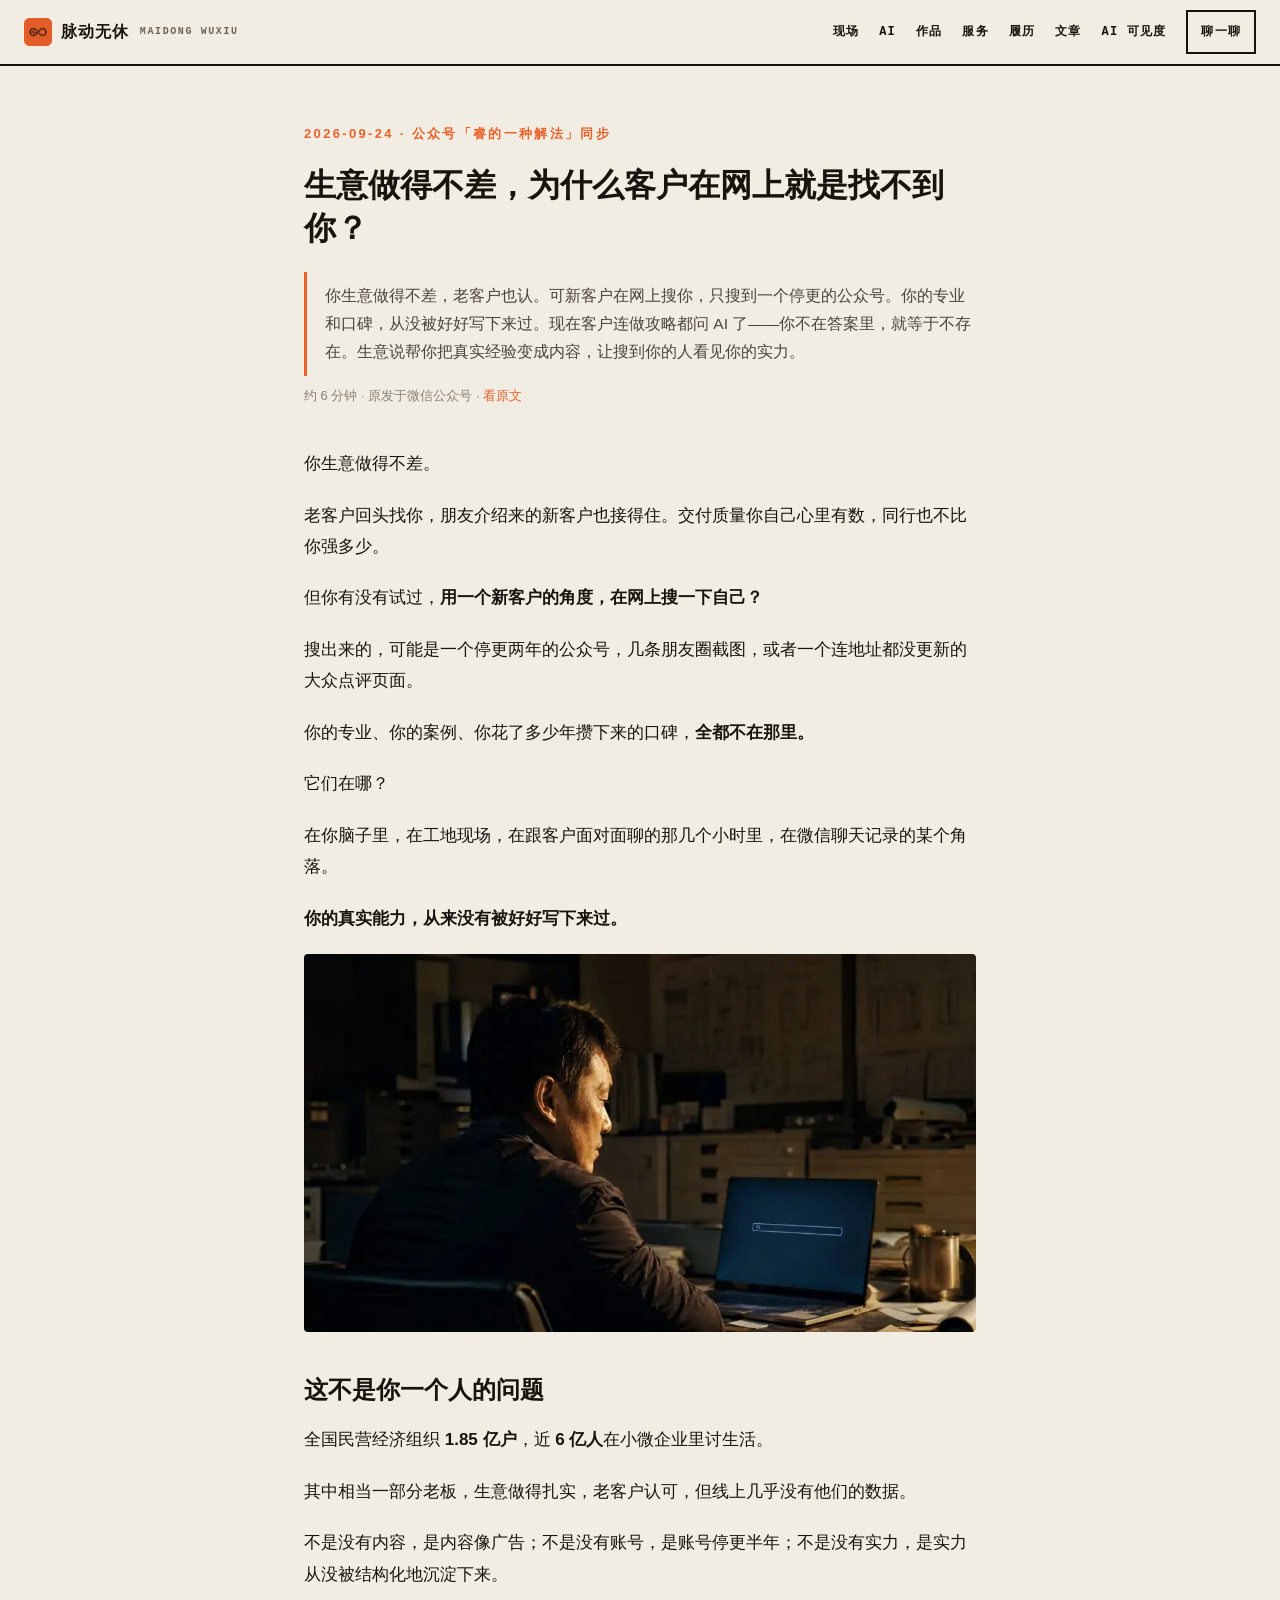
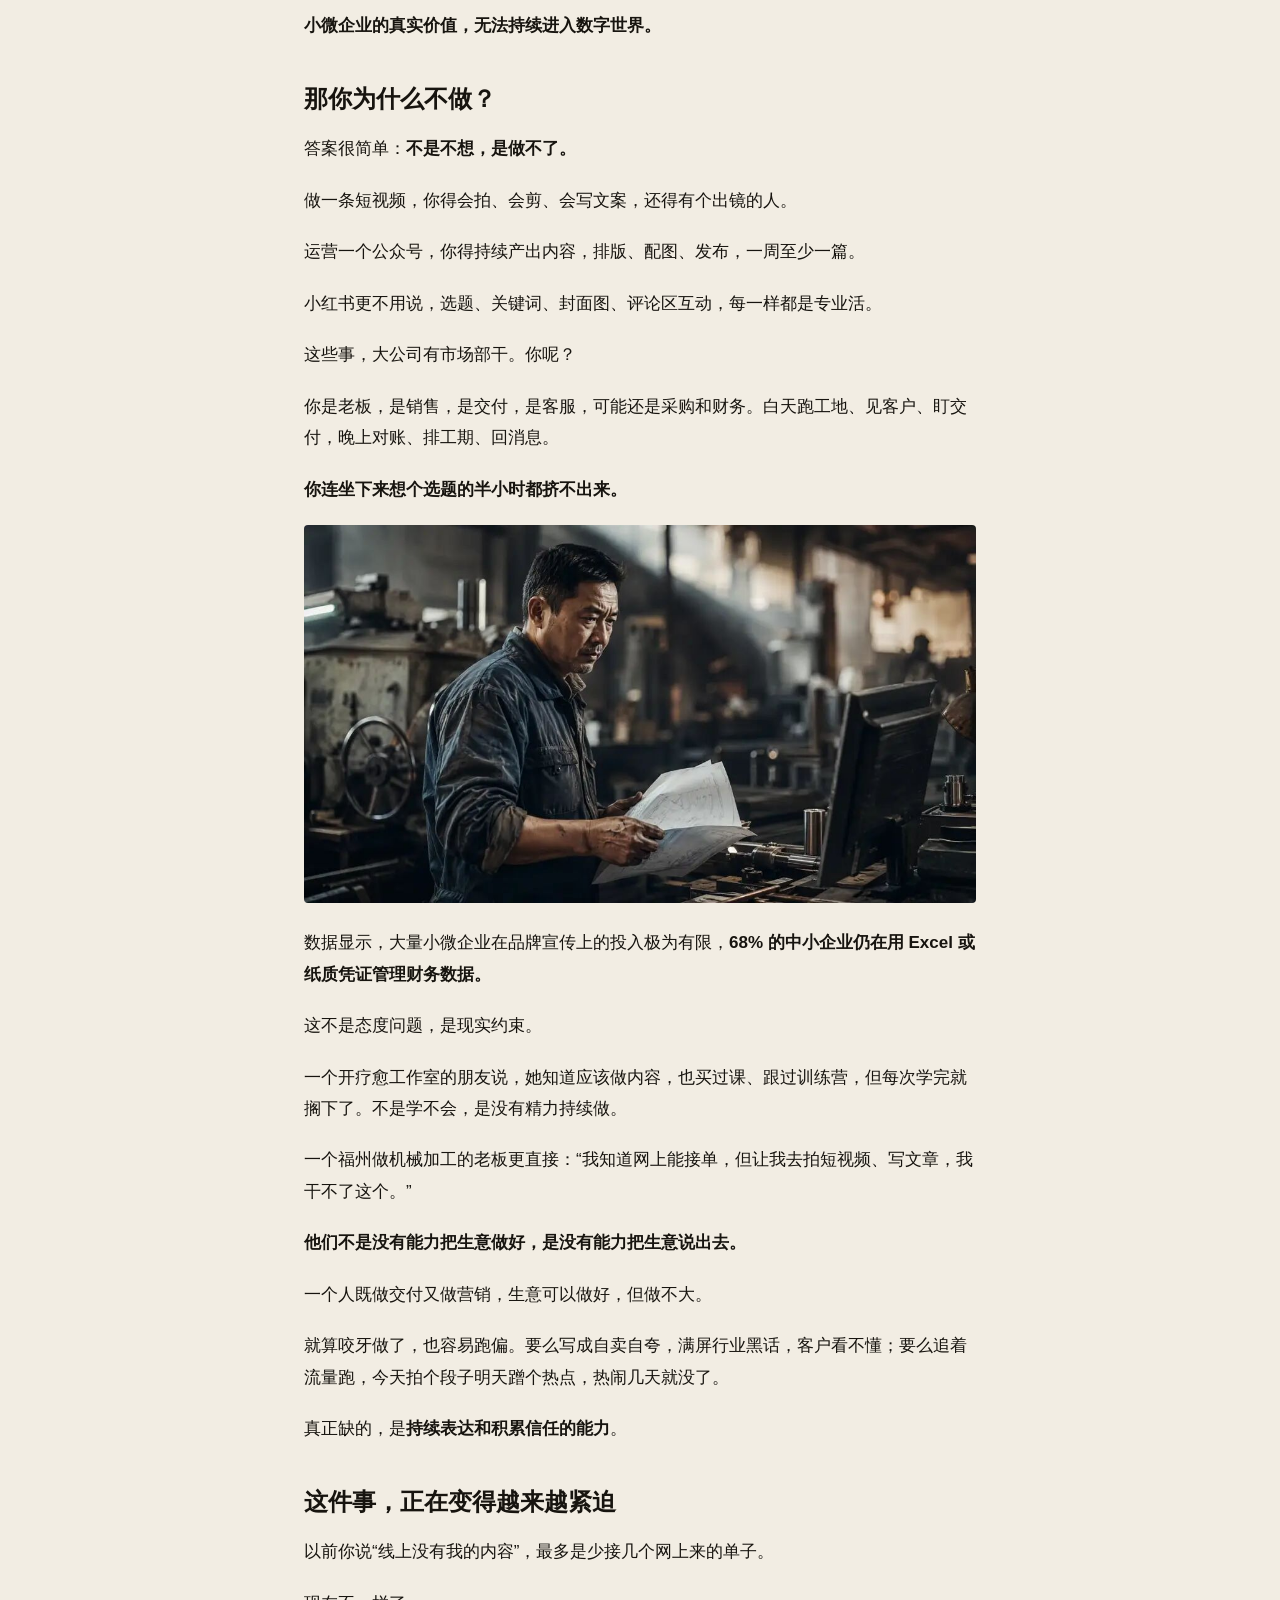
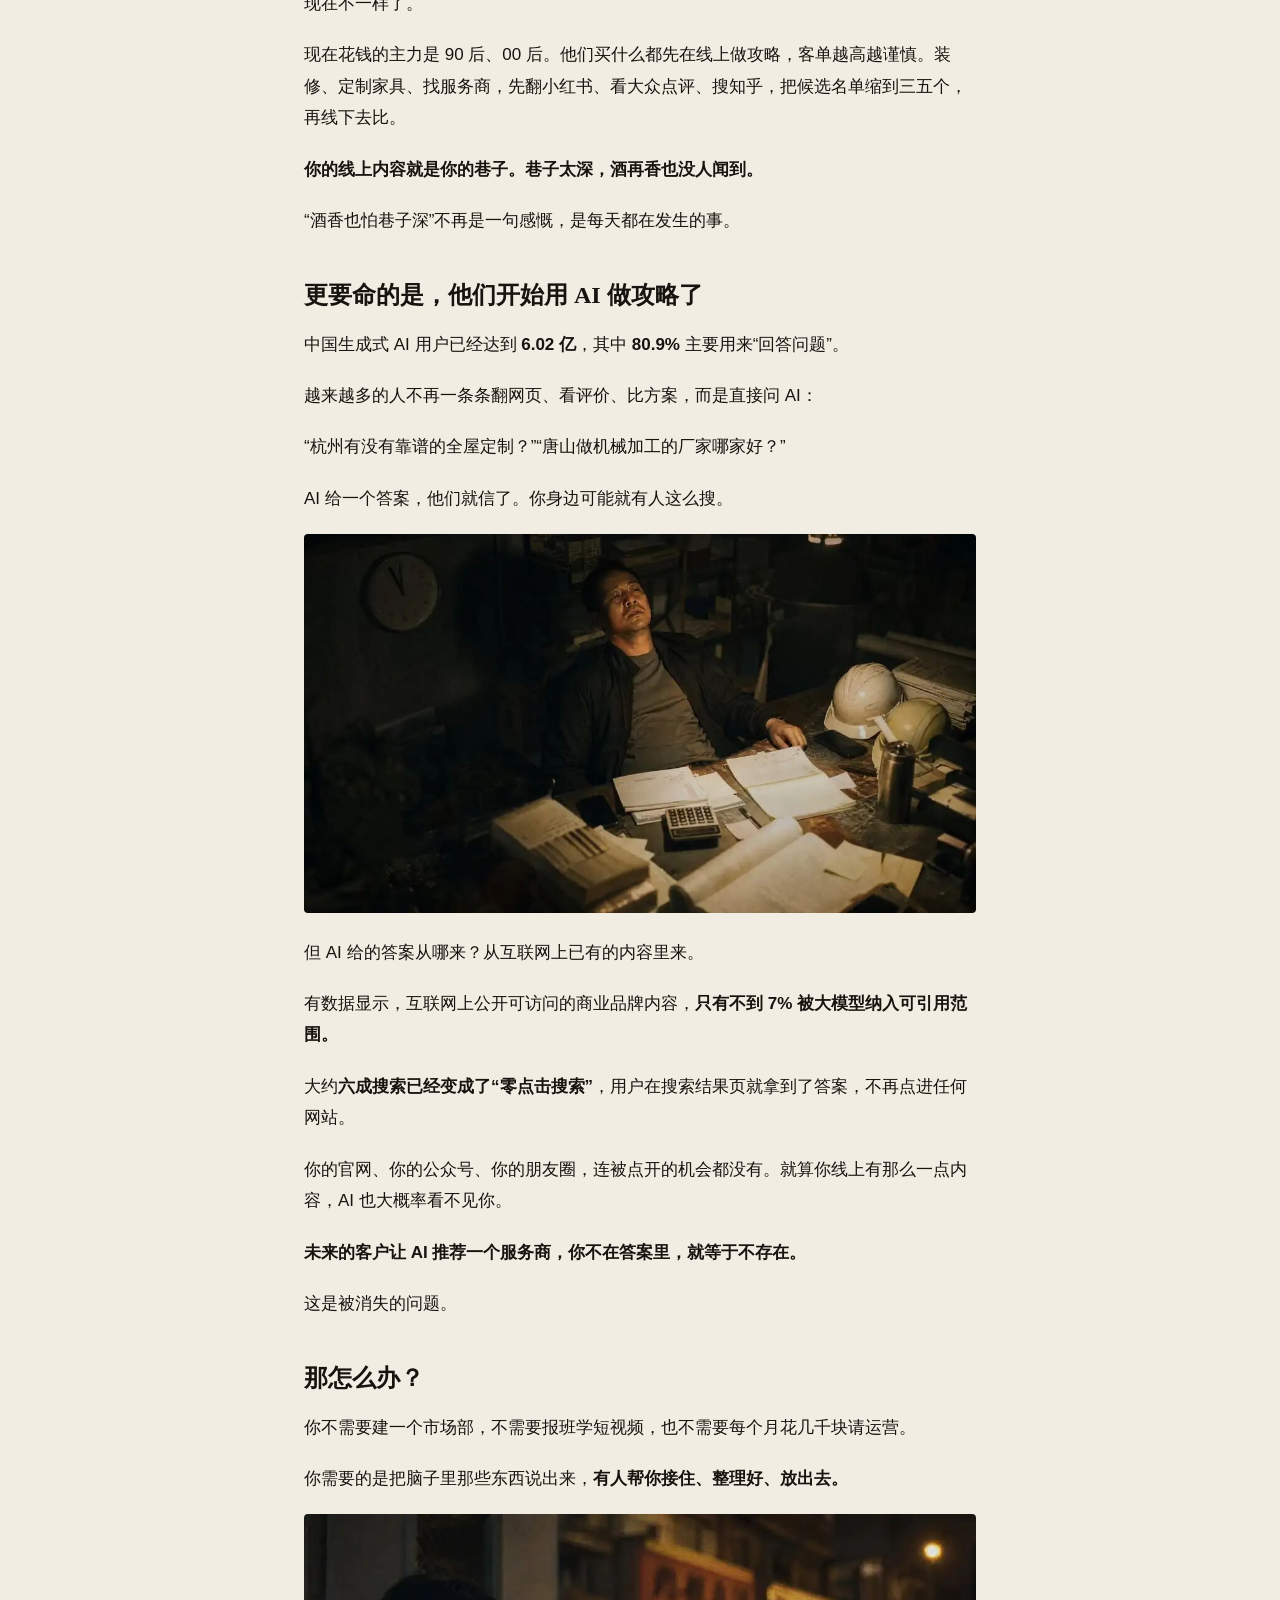
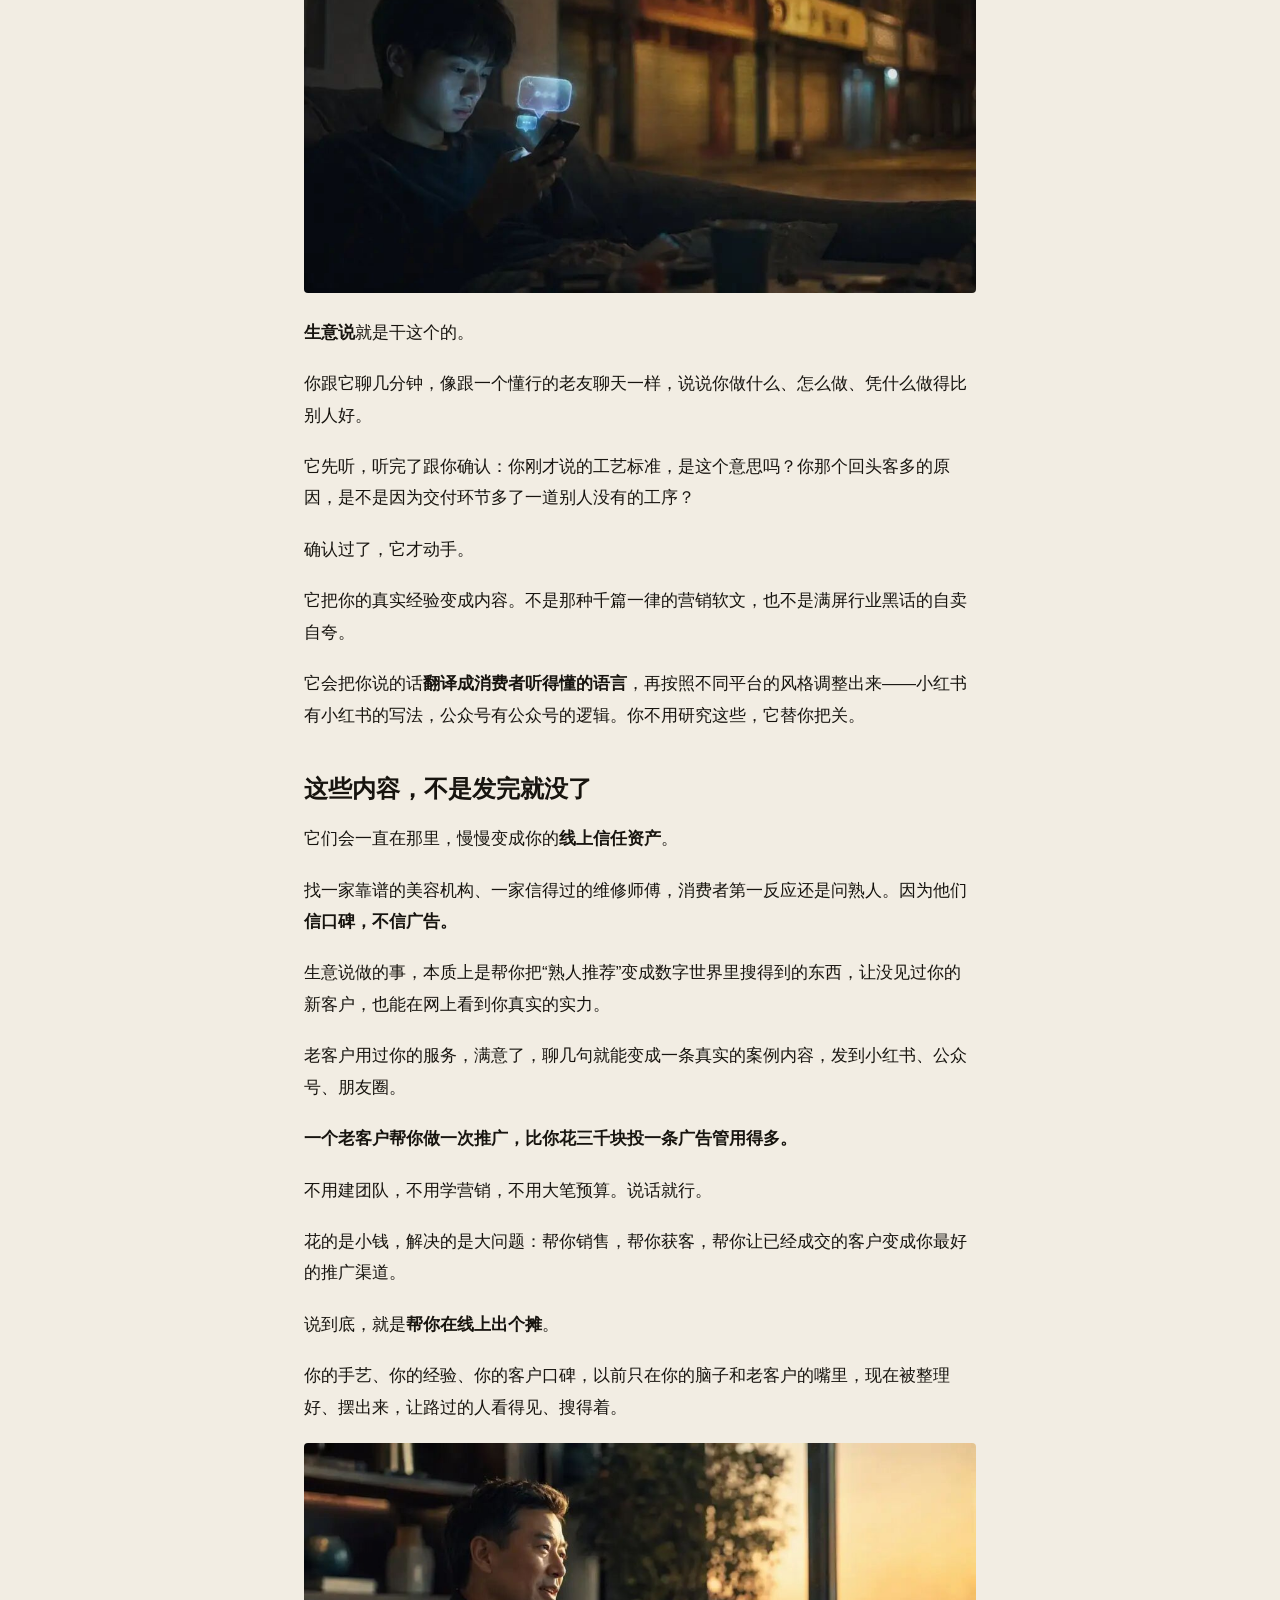
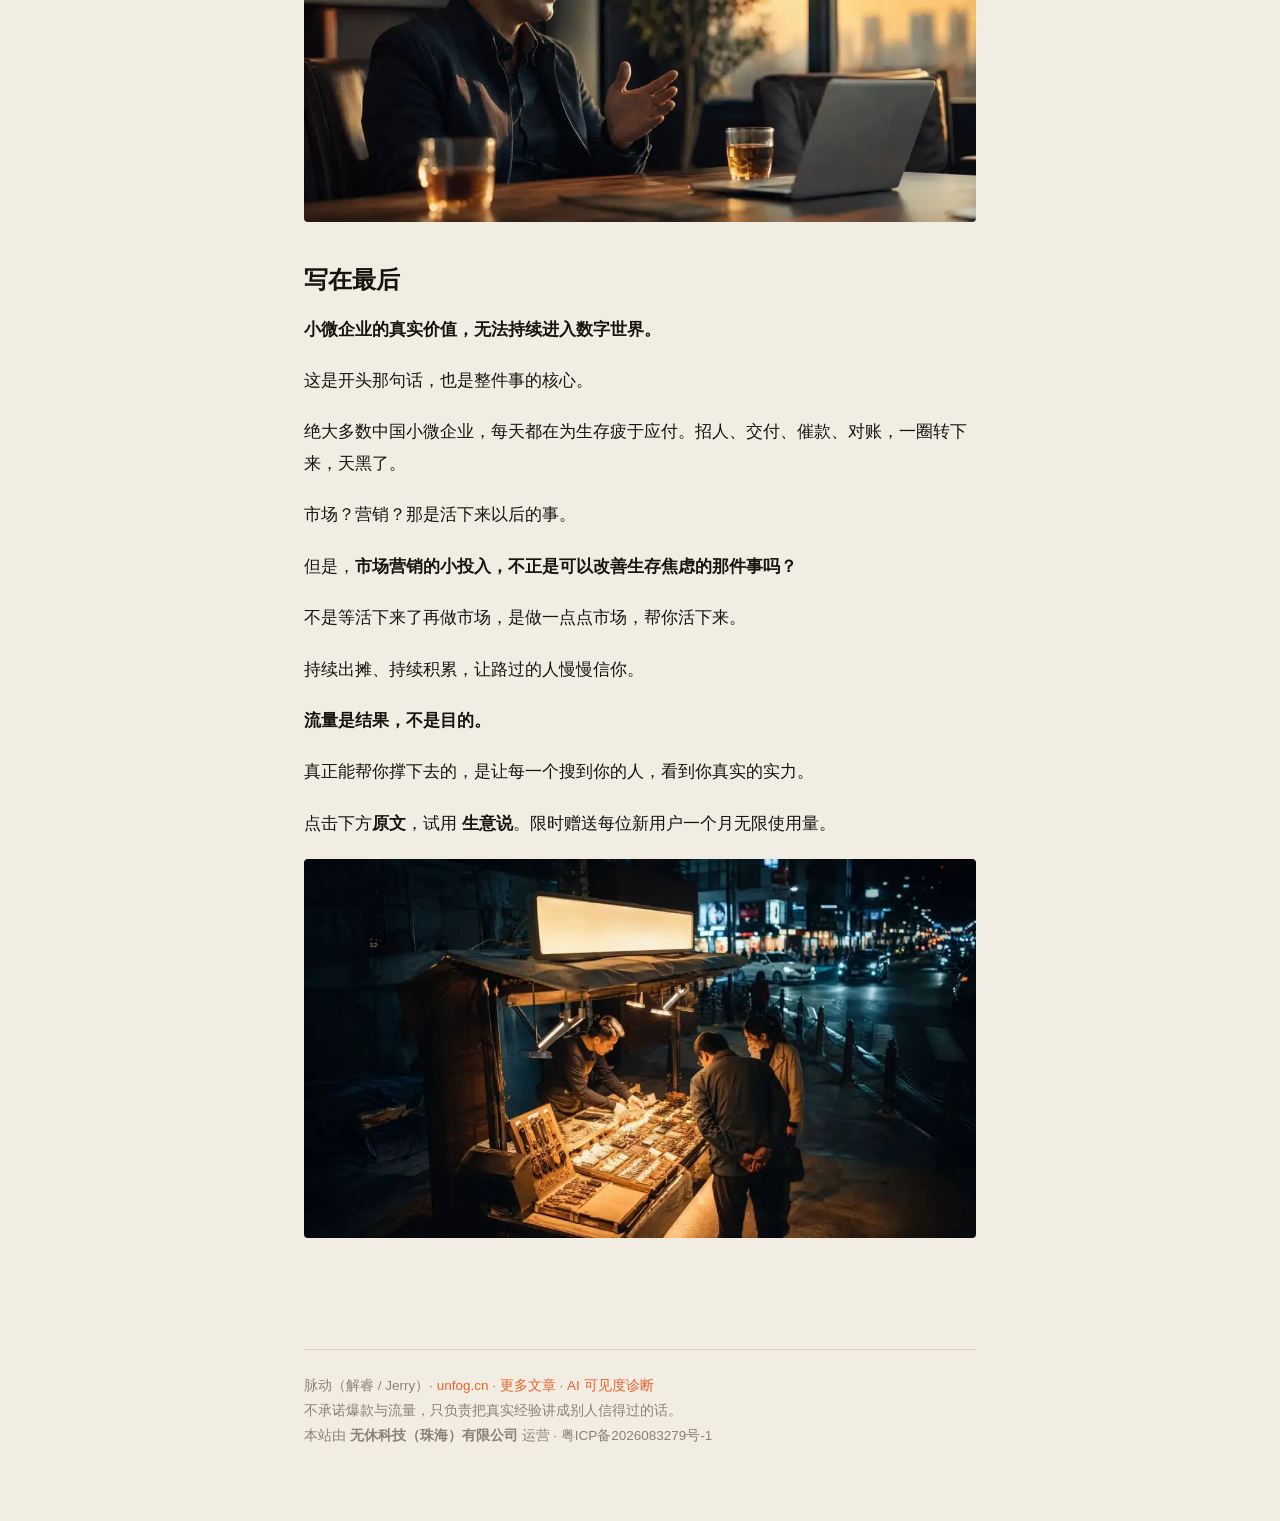
<file: blog/20260924-01.html>
<!DOCTYPE html>
<html lang="zh-CN">
<head>
<meta charset="utf-8">
<meta name="viewport" content="width=device-width,initial-scale=1">
<title>生意做得不差，为什么客户在网上就是找不到你？｜脉动无休</title>
<meta name="description" content="你生意做得不差，老客户也认。可新客户在网上搜你，只搜到一个停更的公众号。你的专业和口碑，从没被好好写下来过。现在客户连做攻略都问 AI 了——你不在答案里，就等于不存在。生意说帮你把真实经验变成内容，让搜到你的人看见你的实力。">
<meta property="og:type" content="article">
<meta property="og:title" content="生意做得不差，为什么客户在网上就是找不到你？">
<meta property="og:description" content="你生意做得不差，老客户也认。可新客户在网上搜你，只搜到一个停更的公众号。你的专业和口碑，从没被好好写下来过。现在客户连做攻略都问 AI 了——你不在答案里，就等于不存在。生意说帮你把真实经验变成内容，让搜到你的人看见你的实力。">
<meta property="og:image" content="https://unfog.cn/assets/blog/20260924-01/img02.jpg">
<meta property="og:url" content="https://unfog.cn/blog/20260924-01.html">
<link rel="canonical" href="https://unfog.cn/blog/20260924-01.html">
<link rel="alternate" type="application/rss+xml" title="脉动无休 · 文章" href="/blog/rss.xml">
<script type="application/ld+json">
{"@context":"https://schema.org","@type":"BlogPosting","headline":"生意做得不差，为什么客户在网上就是找不到你？","description":"你生意做得不差，老客户也认。可新客户在网上搜你，只搜到一个停更的公众号。你的专业和口碑，从没被好好写下来过。现在客户连做攻略都问 AI 了——你不在答案里，就等于不存在。生意说帮你把真实经验变成内容，让搜到你的人看见你的实力。","datePublished":"2026-09-24","author":{"@type":"Person","name":"脉动（解睿 / Jerry）","url":"https://unfog.cn/"},"mainEntityOfPage":"https://unfog.cn/blog/20260924-01.html","image":"https://unfog.cn/assets/blog/20260924-01/img02.jpg","keywords":"AI 搜索,线上可见度,本地商家,GEO,内容积累,客户找不到你","articleSection":"AI 与线上可见度","inLanguage":"zh-CN","wordCount":2008,"dateModified":"2026-09-24","publisher":{"@type":"Person","name":"脉动（解睿 / Jerry）","url":"https://unfog.cn/","@id":"https://unfog.cn/#person"},"isPartOf":{"@type":"Blog","@id":"https://unfog.cn/blog/#blog","name":"脉动无休 · 文章","url":"https://unfog.cn/blog/"},"about":[{"@type":"Thing","name":"AI 搜索"},{"@type":"Thing","name":"线上可见度"},{"@type":"Thing","name":"本地商家"}]}
</script>
<style>
:root{--paper:#f2ede3;--ink:#17140f;--orange:#e8622c}
*{margin:0;padding:0;box-sizing:border-box}
html{-webkit-font-smoothing:antialiased}
body{background:var(--paper);color:var(--ink);font:17px/1.85 "PingFang SC","Helvetica Neue",sans-serif}
.wrap{max-width:720px;margin:0 auto;padding:56px 24px 72px}
.kicker{font-size:13px;letter-spacing:.18em;color:var(--orange);font-weight:600;margin-bottom:18px}
h1{font-family:"Songti SC","STSong","Noto Serif SC",serif;font-size:32px;line-height:1.35;font-weight:700;margin-bottom:14px}
.summary{border-left:3px solid var(--orange);padding:10px 0 10px 18px;color:#4a443a;font-size:15.5px;line-height:1.8;margin:22px 0 8px}
.meta{font-size:13px;color:#8a8274;margin-bottom:40px}
.article p{margin:0 0 20px}
.article img{width:100%;height:auto;border-radius:4px;margin:6px 0 24px;display:block}
.article blockquote,.article .quote{border-left:3px solid #d8d0c0;padding:6px 0 6px 18px;margin:0 0 20px;color:#5a5346}
.article strong{font-weight:650}
.article h2{font-family:"Songti SC","STSong","Noto Serif SC",serif;font-size:24px;line-height:1.5;font-weight:700;margin:40px 0 16px}
.article h3{font-size:18px;font-weight:700;margin:30px 0 12px}
.article h1{font-family:"Songti SC",serif;font-size:26px;font-weight:700;margin:36px 0 16px}
.article p.li{position:relative;padding-left:1.15em;margin:0 0 12px}
.article p.li::before{content:"·";position:absolute;left:0;color:var(--orange);font-weight:700}
.article ul,.article ol{margin:0 0 20px 22px}
.article li{margin:0 0 10px}
.article .tblwrap{overflow-x:auto;margin:0 0 24px}
.article table{width:100%;border-collapse:collapse;font-size:15px;line-height:1.7}
.article td,.article th{padding:10px 12px;border:1px solid #d8d0c0;vertical-align:top;text-align:left}
.article tr:nth-child(odd) td{background:rgba(232,98,44,.045)}
.article td[data-colwidth="90"]:first-child,.article td:first-child{white-space:nowrap;font-weight:650;background:rgba(232,98,44,.06)}
.foot{margin-top:56px;padding-top:24px;border-top:1px solid #d8d0c0;font-size:13.5px;color:#8a8274}
.foot a{color:var(--orange);text-decoration:none}
.foot a:hover{text-decoration:underline}
.brand{position:fixed;top:18px;right:22px;font-family:"Songti SC",serif;font-weight:700;font-size:15px;color:var(--ink);text-decoration:none}
.brand em{color:var(--orange);font-style:normal}
.list-item{padding:30px 0;border-bottom:1px solid #d8d0c0}
.list-item a{font-family:"Songti SC",serif;font-size:23px;font-weight:700;color:var(--ink);text-decoration:none;line-height:1.4}
.list-item a:hover{color:var(--orange)}
.list-item .d{font-size:13px;letter-spacing:.14em;color:var(--orange);font-weight:600;margin-bottom:8px}
.list-item .s{color:#5a5346;font-size:15px;margin-top:8px;line-height:1.75}
</style>
<script type="application/ld+json">
{"@context":"https://schema.org","@type":"BreadcrumbList","itemListElement":[{"@type":"ListItem","position":1,"name":"首页","item":"https://unfog.cn/"},{"@type":"ListItem","position":2,"name":"文章","item":"https://unfog.cn/blog/"},{"@type":"ListItem","position":3,"name":"生意做得不差，为什么客户在网上就是找不到你？","item":"https://unfog.cn/blog/20260924-01.html"}]}
</script>
<link rel="stylesheet" href="/assets/site-nav.css">
</head>
<body>
<header class="sitebar">
  <div class="sitebar-in">
    <a class="sb-brand" href="/"><img src="/assets/logo-mark.png" alt="脉动无休标志" width="30" height="30">脉动无休<i>MAIDONG WUXIU</i></a>
    <nav class="sb-nav" aria-label="全站导航">
      <a href="/#scenes" data-anchor>现场</a><a href="/#ai" data-anchor>AI</a><a href="/#works" data-anchor>作品</a><a href="/#services" data-anchor>服务</a><a href="/#cv" data-anchor>履历</a>
      <a href="/blog/">文章</a><a href="/geo/">AI 可见度</a>
      <a class="sb-cta" href="/#contact">聊一聊</a>
    </nav>
  </div>
</header>
<div class="wrap">
<div class="kicker">2026-09-24 · 公众号「睿的一种解法」同步</div>
<h1>生意做得不差，为什么客户在网上就是找不到你？</h1>
<div class="summary">你生意做得不差，老客户也认。可新客户在网上搜你，只搜到一个停更的公众号。你的专业和口碑，从没被好好写下来过。现在客户连做攻略都问 AI 了——你不在答案里，就等于不存在。生意说帮你把真实经验变成内容，让搜到你的人看见你的实力。</div>
<div class="meta">约 6 分钟 · 原发于微信公众号 · <a href="https://mp.weixin.qq.com/s/gS-_JfrXdcUueoFbKPbdpg" style="color:var(--orange);text-decoration:none">看原文</a></div>
<div class="article">
<p>你生意做得不差。</p><p>老客户回头找你，朋友介绍来的新客户也接得住。交付质量你自己心里有数，同行也不比你强多少。</p><p>但你有没有试过，<strong>用一个新客户的角度，在网上搜一下自己？</strong></p><p>搜出来的，可能是一个停更两年的公众号，几条朋友圈截图，或者一个连地址都没更新的大众点评页面。</p><p>你的专业、你的案例、你花了多少年攒下来的口碑，<strong>全都不在那里。</strong></p><p>它们在哪？</p><p>在你脑子里，在工地现场，在跟客户面对面聊的那几个小时里，在微信聊天记录的某个角落。</p><p><strong>你的真实能力，从来没有被好好写下来过。</strong></p><img alt="" loading="lazy" src="/assets/blog/20260924-01/img02.jpg"/><h2>这不是你一个人的问题</h2><p>全国民营经济组织 <strong>1.85 亿户</strong>，近 <strong>6 亿人</strong>在小微企业里讨生活。</p><p>其中相当一部分老板，生意做得扎实，老客户认可，但线上几乎没有他们的数据。</p><p>不是没有内容，是内容像广告；不是没有账号，是账号停更半年；不是没有实力，是实力从没被结构化地沉淀下来。</p><p><strong>小微企业的真实价值，无法持续进入数字世界。</strong></p><h2>那你为什么不做？</h2><p>答案很简单：<strong>不是不想，是做不了。</strong></p><p>做一条短视频，你得会拍、会剪、会写文案，还得有个出镜的人。</p><p>运营一个公众号，你得持续产出内容，排版、配图、发布，一周至少一篇。</p><p>小红书更不用说，选题、关键词、封面图、评论区互动，每一样都是专业活。</p><p>这些事，大公司有市场部干。你呢？</p><p>你是老板，是销售，是交付，是客服，可能还是采购和财务。白天跑工地、见客户、盯交付，晚上对账、排工期、回消息。</p><p><strong>你连坐下来想个选题的半小时都挤不出来。</strong></p><img alt="" loading="lazy" src="/assets/blog/20260924-01/img03.jpg"/><p>数据显示，大量小微企业在品牌宣传上的投入极为有限，<strong>68% 的中小企业仍在用 Excel 或纸质凭证管理财务数据。</strong></p><p>这不是态度问题，是现实约束。</p><p>一个开疗愈工作室的朋友说，她知道应该做内容，也买过课、跟过训练营，但每次学完就搁下了。不是学不会，是没有精力持续做。</p><p>一个福州做机械加工的老板更直接：“我知道网上能接单，但让我去拍短视频、写文章，我干不了这个。”</p><p><strong>他们不是没有能力把生意做好，是没有能力把生意说出去。</strong></p><p>一个人既做交付又做营销，生意可以做好，但做不大。</p><p>就算咬牙做了，也容易跑偏。要么写成自卖自夸，满屏行业黑话，客户看不懂；要么追着流量跑，今天拍个段子明天蹭个热点，热闹几天就没了。</p><p>真正缺的，是<strong>持续表达和积累信任的能力</strong>。</p><h2>这件事，正在变得越来越紧迫</h2><p>以前你说“线上没有我的内容”，最多是少接几个网上来的单子。</p><p>现在不一样了。</p><p>现在花钱的主力是 90 后、00 后。他们买什么都先在线上做攻略，客单越高越谨慎。装修、定制家具、找服务商，先翻小红书、看大众点评、搜知乎，把候选名单缩到三五个，再线下去比。</p><p><strong>你的线上内容就是你的巷子。巷子太深，酒再香也没人闻到。</strong></p><p>“酒香也怕巷子深”不再是一句感慨，是每天都在发生的事。</p><h2>更要命的是，他们开始用 AI 做攻略了</h2><p>中国生成式 AI 用户已经达到 <strong>6.02 亿</strong>，其中 <strong>80.9%</strong> 主要用来“回答问题”。</p><p>越来越多的人不再一条条翻网页、看评价、比方案，而是直接问 AI：</p><p>“杭州有没有靠谱的全屋定制？”“唐山做机械加工的厂家哪家好？”</p><p>AI 给一个答案，他们就信了。你身边可能就有人这么搜。</p><img alt="" loading="lazy" src="/assets/blog/20260924-01/img04.jpg"/><p>但 AI 给的答案从哪来？从互联网上已有的内容里来。</p><p>有数据显示，互联网上公开可访问的商业品牌内容，<strong>只有不到 7% 被大模型纳入可引用范围。</strong></p><p>大约<strong>六成搜索已经变成了“零点击搜索”</strong>，用户在搜索结果页就拿到了答案，不再点进任何网站。</p><p>你的官网、你的公众号、你的朋友圈，连被点开的机会都没有。就算你线上有那么一点内容，AI 也大概率看不见你。</p><p><strong>未来的客户让 AI 推荐一个服务商，你不在答案里，就等于不存在。</strong></p><p>这是被消失的问题。</p><h2>那怎么办？</h2><p>你不需要建一个市场部，不需要报班学短视频，也不需要每个月花几千块请运营。</p><p>你需要的是把脑子里那些东西说出来，<strong>有人帮你接住、整理好、放出去。</strong></p><img alt="" loading="lazy" src="/assets/blog/20260924-01/img05.jpg"/><p><strong>生意说</strong>就是干这个的。</p><p>你跟它聊几分钟，像跟一个懂行的老友聊天一样，说说你做什么、怎么做、凭什么做得比别人好。</p><p>它先听，听完了跟你确认：你刚才说的工艺标准，是这个意思吗？你那个回头客多的原因，是不是因为交付环节多了一道别人没有的工序？</p><p>确认过了，它才动手。</p><p>它把你的真实经验变成内容。不是那种千篇一律的营销软文，也不是满屏行业黑话的自卖自夸。</p><p>它会把你说的话<strong>翻译成消费者听得懂的语言</strong>，再按照不同平台的风格调整出来——小红书有小红书的写法，公众号有公众号的逻辑。你不用研究这些，它替你把关。</p><h2>这些内容，不是发完就没了</h2><p>它们会一直在那里，慢慢变成你的<strong>线上信任资产</strong>。</p><p>找一家靠谱的美容机构、一家信得过的维修师傅，消费者第一反应还是问熟人。因为他们<strong>信口碑，不信广告。</strong></p><p>生意说做的事，本质上是帮你把“熟人推荐”变成数字世界里搜得到的东西，让没见过你的新客户，也能在网上看到你真实的实力。</p><p>老客户用过你的服务，满意了，聊几句就能变成一条真实的案例内容，发到小红书、公众号、朋友圈。</p><p><strong>一个老客户帮你做一次推广，比你花三千块投一条广告管用得多。</strong></p><p>不用建团队，不用学营销，不用大笔预算。说话就行。</p><p>花的是小钱，解决的是大问题：帮你销售，帮你获客，帮你让已经成交的客户变成你最好的推广渠道。</p><p>说到底，就是<strong>帮你在线上出个摊</strong>。</p><p>你的手艺、你的经验、你的客户口碑，以前只在你的脑子和老客户的嘴里，现在被整理好、摆出来，让路过的人看得见、搜得着。</p><img alt="" loading="lazy" src="/assets/blog/20260924-01/img06.jpg"/><h2>写在最后</h2><p><strong>小微企业的真实价值，无法持续进入数字世界。</strong></p><p>这是开头那句话，也是整件事的核心。</p><p>绝大多数中国小微企业，每天都在为生存疲于应付。招人、交付、催款、对账，一圈转下来，天黑了。</p><p>市场？营销？那是活下来以后的事。</p><p>但是，<strong>市场营销的小投入，不正是可以改善生存焦虑的那件事吗？</strong></p><p>不是等活下来了再做市场，是做一点点市场，帮你活下来。</p><p>持续出摊、持续积累，让路过的人慢慢信你。</p><p><strong>流量是结果，不是目的。</strong></p><p>真正能帮你撑下去的，是让每一个搜到你的人，看到你真实的实力。</p><p>点击下方<strong>原文</strong>，试用 <strong>生意说</strong>。限时赠送每位新用户一个月无限使用量。</p> <img alt="" loading="lazy" src="/assets/blog/20260924-01/img07.jpg"/><br/>
</div>
<div class="foot">脉动（解睿 / Jerry）· <a href="/">unfog.cn</a> · <a href="/blog/">更多文章</a> · <a href="/geo/">AI 可见度诊断</a><br>
不承诺爆款与流量，只负责把真实经验讲成别人信得过的话。<br>本站由 <b>无休科技（珠海）有限公司</b> 运营 · 粤ICP备2026083279号-1</div>
</div>
</body></html>
</file>
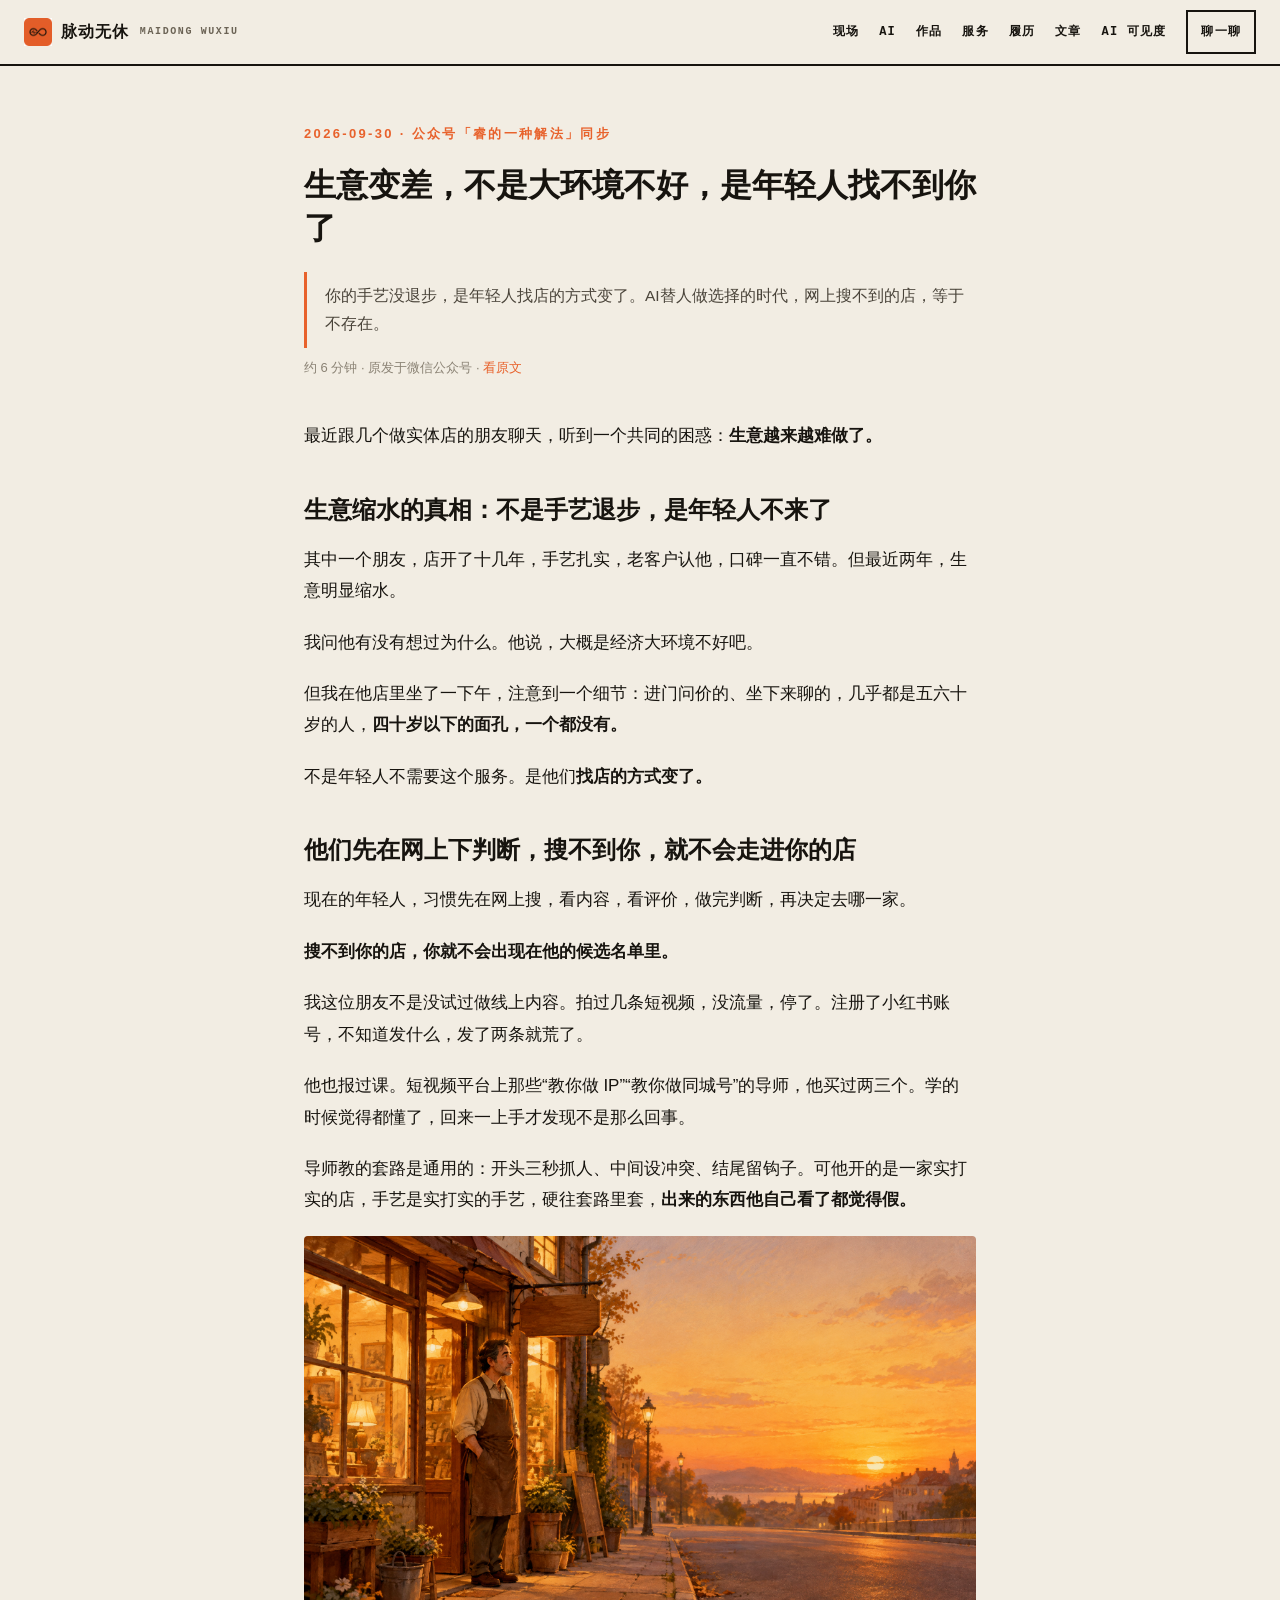
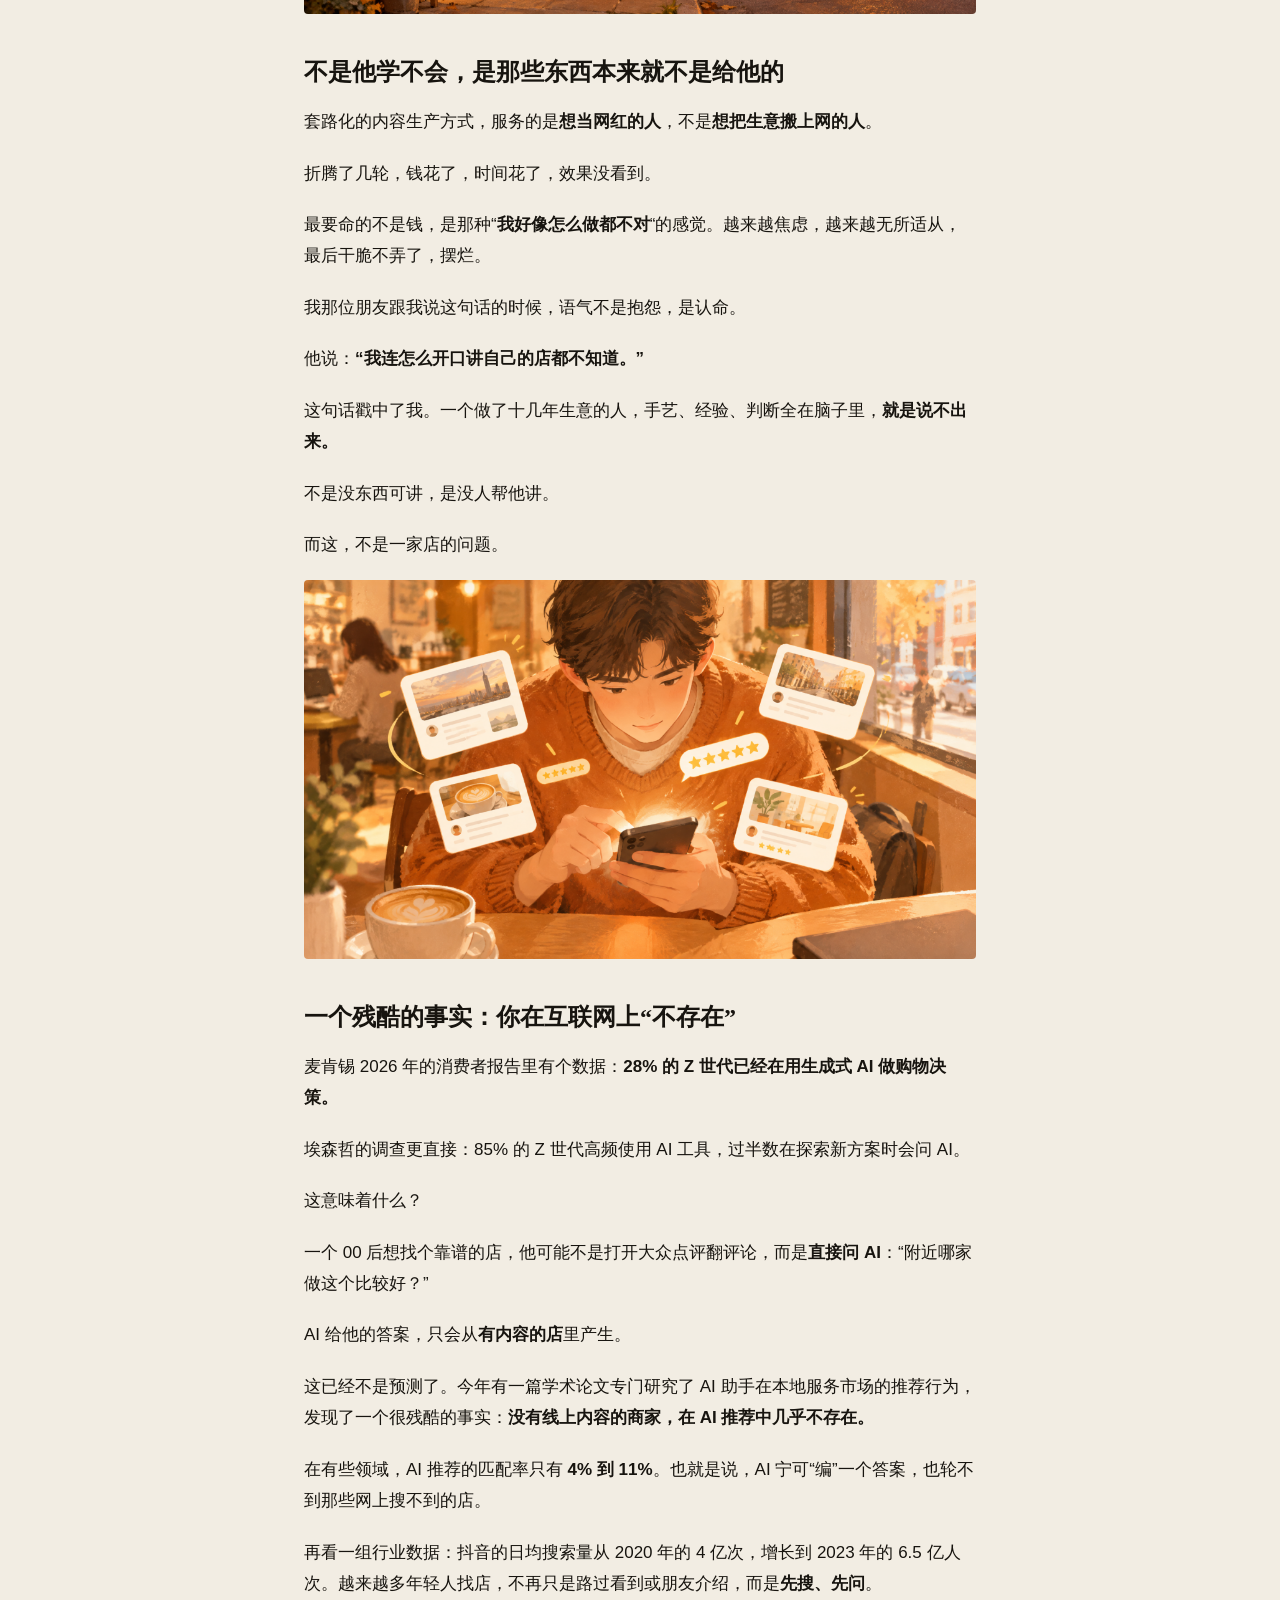
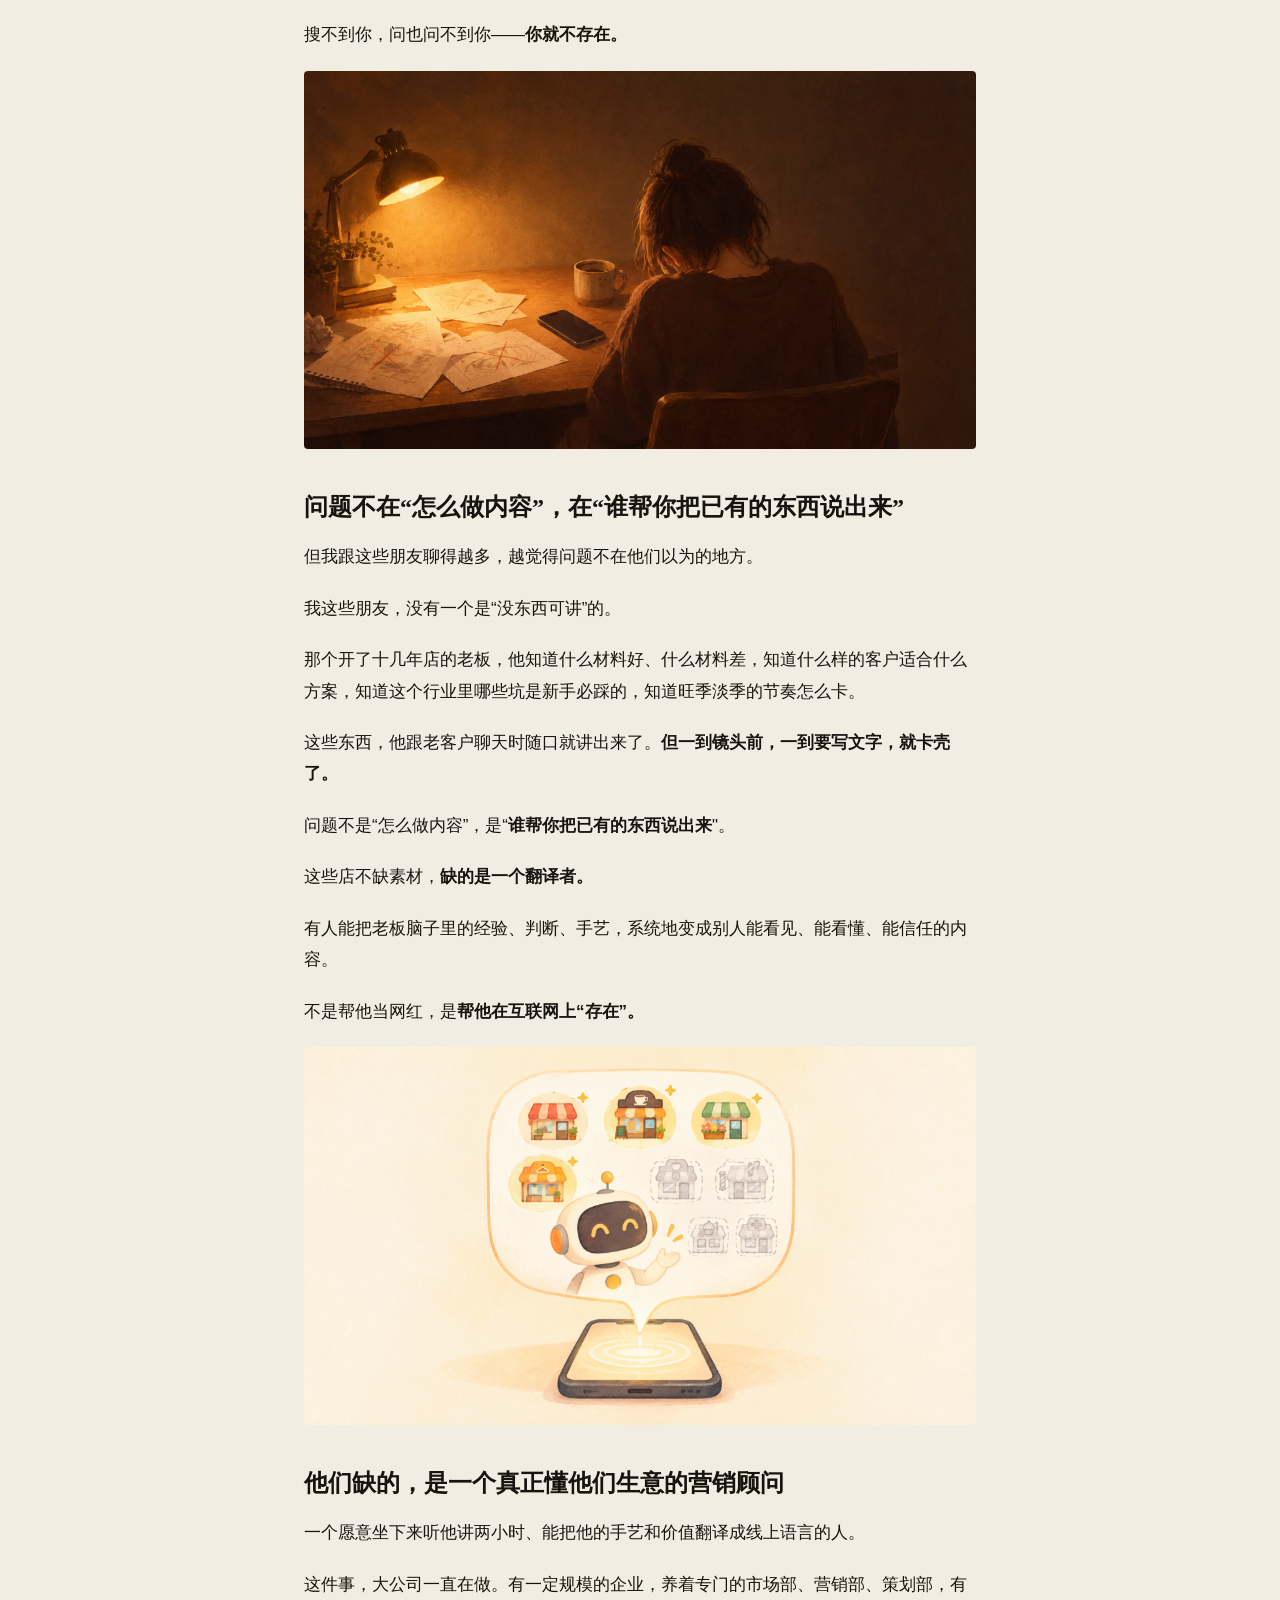
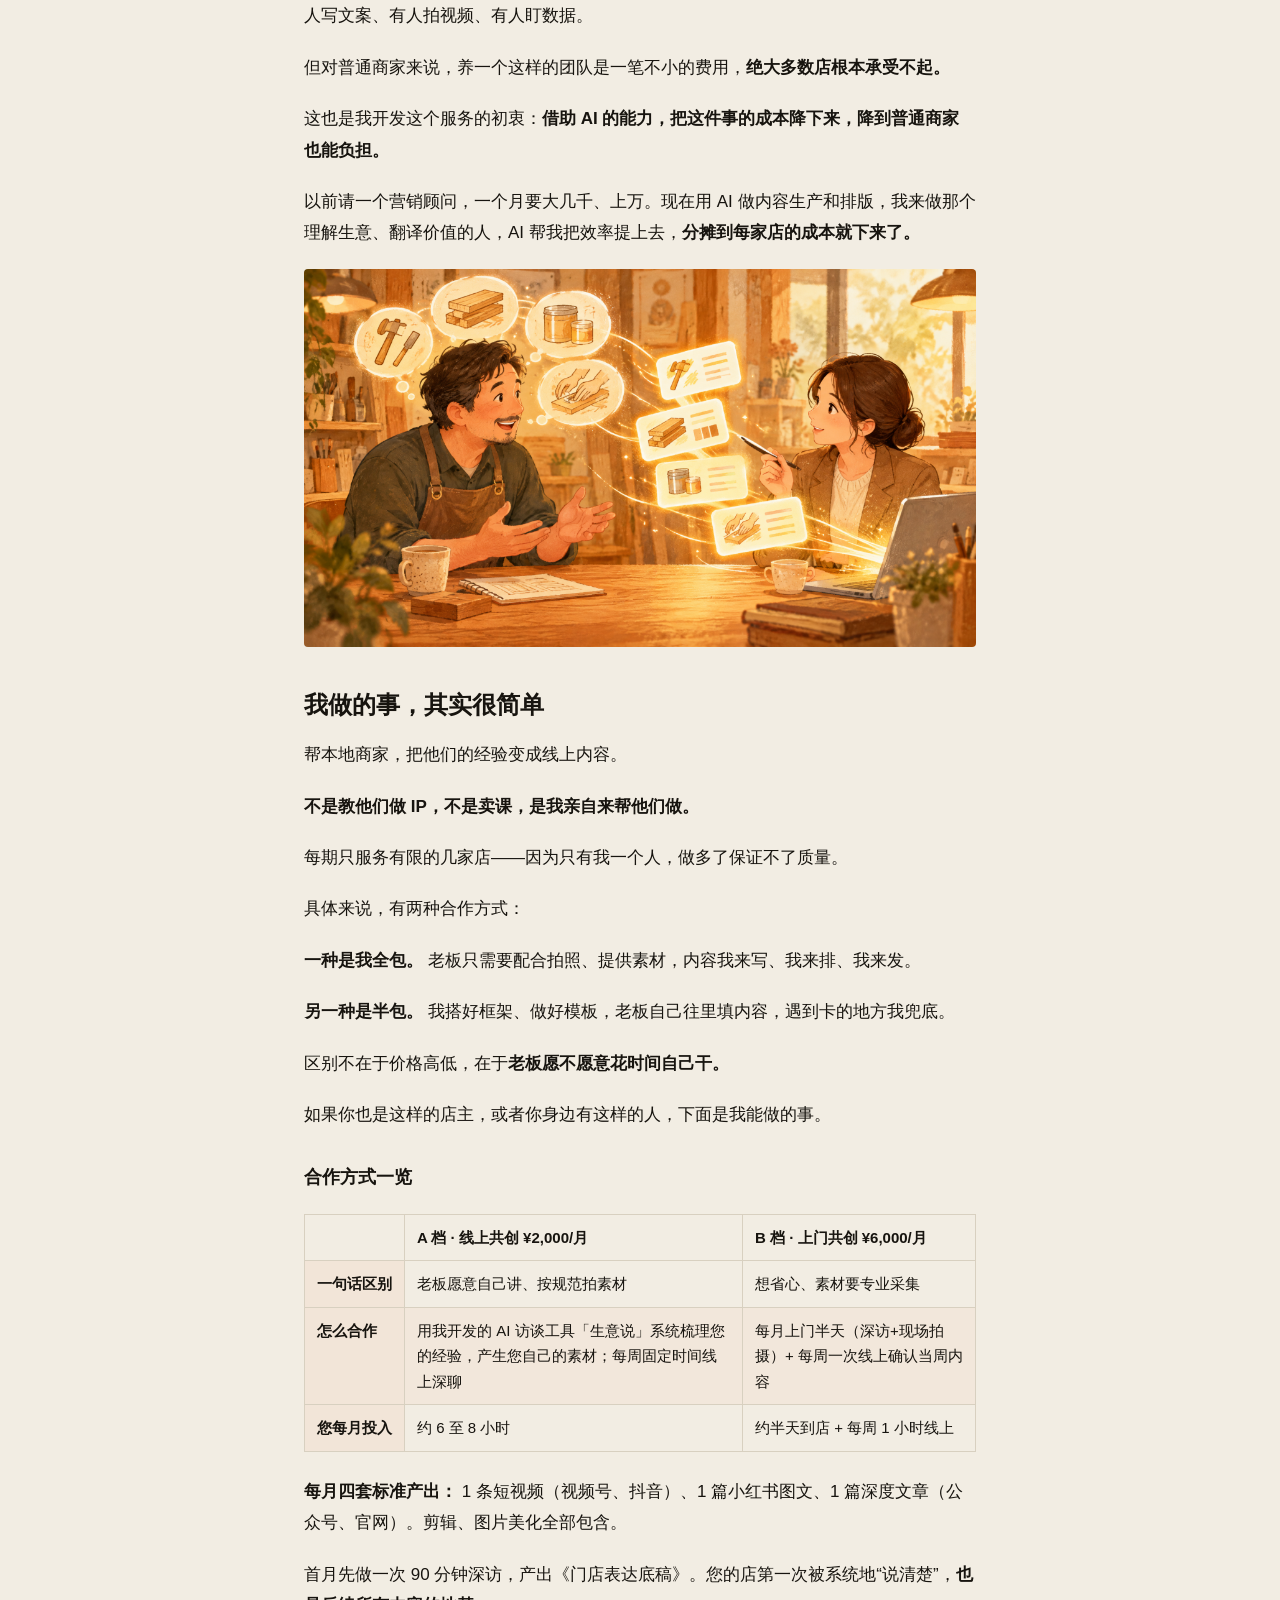
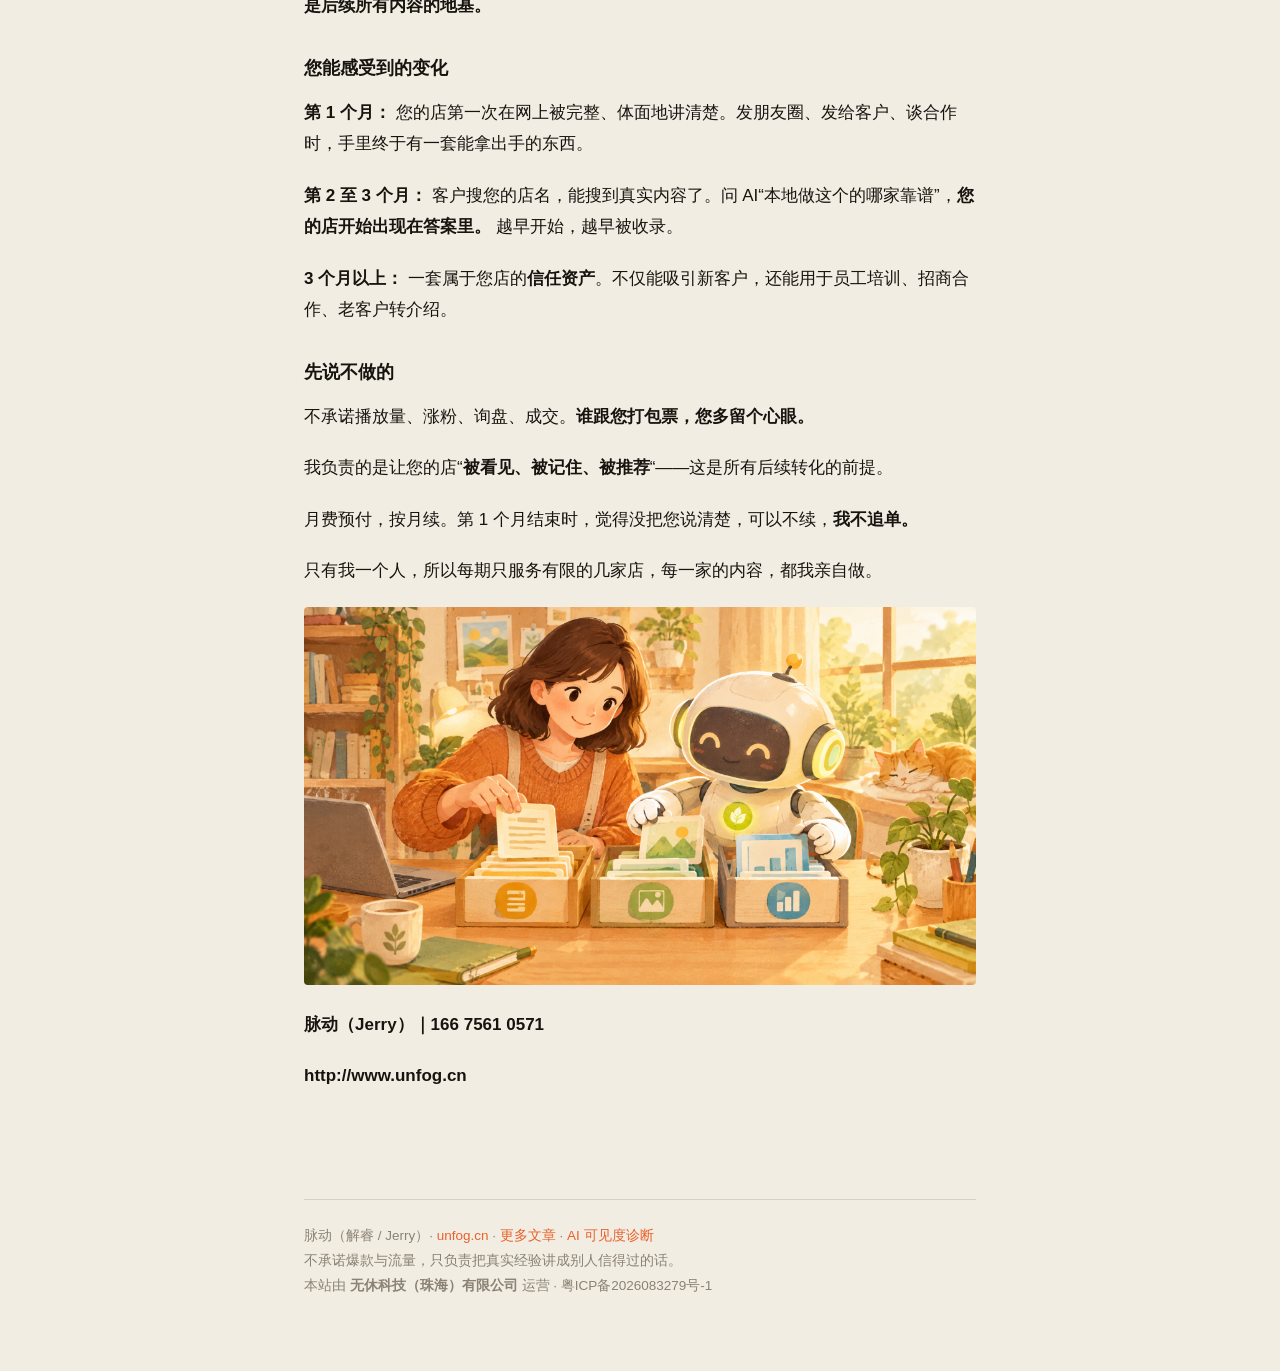
<file: blog/20260930-01.html>
<!DOCTYPE html>
<html lang="zh-CN">
<head>
<meta charset="utf-8">
<meta name="viewport" content="width=device-width,initial-scale=1">
<title>生意变差，不是大环境不好，是年轻人找不到你了｜脉动无休</title>
<meta name="description" content="你的手艺没退步，是年轻人找店的方式变了。AI替人做选择的时代，网上搜不到的店，等于不存在。">
<meta property="og:type" content="article">
<meta property="og:title" content="生意变差，不是大环境不好，是年轻人找不到你了">
<meta property="og:description" content="你的手艺没退步，是年轻人找店的方式变了。AI替人做选择的时代，网上搜不到的店，等于不存在。">
<meta property="og:image" content="https://unfog.cn/assets/blog/20260930-01/img02.png">
<meta property="og:url" content="https://unfog.cn/blog/20260930-01.html">
<link rel="canonical" href="https://unfog.cn/blog/20260930-01.html">
<link rel="alternate" type="application/rss+xml" title="脉动无休 · 文章" href="/blog/rss.xml">
<script type="application/ld+json">
{"@context":"https://schema.org","@type":"BlogPosting","headline":"生意变差，不是大环境不好，是年轻人找不到你了","description":"你的手艺没退步，是年轻人找店的方式变了。AI替人做选择的时代，网上搜不到的店，等于不存在。","datePublished":"2026-09-30","author":{"@type":"Person","name":"脉动（解睿 / Jerry）","url":"https://unfog.cn/"},"mainEntityOfPage":"https://unfog.cn/blog/20260930-01.html","image":"https://unfog.cn/assets/blog/20260930-01/img02.png","keywords":"AI 推荐,线上可见度,门店内容,年轻人找店,短视频,本地生意","articleSection":"AI 与线上可见度","inLanguage":"zh-CN","wordCount":2114,"dateModified":"2026-09-30","publisher":{"@type":"Person","name":"脉动（解睿 / Jerry）","url":"https://unfog.cn/","@id":"https://unfog.cn/#person"},"isPartOf":{"@type":"Blog","@id":"https://unfog.cn/blog/#blog","name":"脉动无休 · 文章","url":"https://unfog.cn/blog/"},"about":[{"@type":"Thing","name":"AI 推荐"},{"@type":"Thing","name":"线上可见度"},{"@type":"Thing","name":"门店内容"}]}
</script>
<style>
:root{--paper:#f2ede3;--ink:#17140f;--orange:#e8622c}
*{margin:0;padding:0;box-sizing:border-box}
html{-webkit-font-smoothing:antialiased}
body{background:var(--paper);color:var(--ink);font:17px/1.85 "PingFang SC","Helvetica Neue",sans-serif}
.wrap{max-width:720px;margin:0 auto;padding:56px 24px 72px}
.kicker{font-size:13px;letter-spacing:.18em;color:var(--orange);font-weight:600;margin-bottom:18px}
h1{font-family:"Songti SC","STSong","Noto Serif SC",serif;font-size:32px;line-height:1.35;font-weight:700;margin-bottom:14px}
.summary{border-left:3px solid var(--orange);padding:10px 0 10px 18px;color:#4a443a;font-size:15.5px;line-height:1.8;margin:22px 0 8px}
.meta{font-size:13px;color:#8a8274;margin-bottom:40px}
.article p{margin:0 0 20px}
.article img{width:100%;height:auto;border-radius:4px;margin:6px 0 24px;display:block}
.article blockquote,.article .quote{border-left:3px solid #d8d0c0;padding:6px 0 6px 18px;margin:0 0 20px;color:#5a5346}
.article strong{font-weight:650}
.article h2{font-family:"Songti SC","STSong","Noto Serif SC",serif;font-size:24px;line-height:1.5;font-weight:700;margin:40px 0 16px}
.article h3{font-size:18px;font-weight:700;margin:30px 0 12px}
.article h1{font-family:"Songti SC",serif;font-size:26px;font-weight:700;margin:36px 0 16px}
.article p.li{position:relative;padding-left:1.15em;margin:0 0 12px}
.article p.li::before{content:"·";position:absolute;left:0;color:var(--orange);font-weight:700}
.article ul,.article ol{margin:0 0 20px 22px}
.article li{margin:0 0 10px}
.article .tblwrap{overflow-x:auto;margin:0 0 24px}
.article table{width:100%;border-collapse:collapse;font-size:15px;line-height:1.7}
.article td,.article th{padding:10px 12px;border:1px solid #d8d0c0;vertical-align:top;text-align:left}
.article tr:nth-child(odd) td{background:rgba(232,98,44,.045)}
.article td[data-colwidth="90"]:first-child,.article td:first-child{white-space:nowrap;font-weight:650;background:rgba(232,98,44,.06)}
.foot{margin-top:56px;padding-top:24px;border-top:1px solid #d8d0c0;font-size:13.5px;color:#8a8274}
.foot a{color:var(--orange);text-decoration:none}
.foot a:hover{text-decoration:underline}
.brand{position:fixed;top:18px;right:22px;font-family:"Songti SC",serif;font-weight:700;font-size:15px;color:var(--ink);text-decoration:none}
.brand em{color:var(--orange);font-style:normal}
.list-item{padding:30px 0;border-bottom:1px solid #d8d0c0}
.list-item a{font-family:"Songti SC",serif;font-size:23px;font-weight:700;color:var(--ink);text-decoration:none;line-height:1.4}
.list-item a:hover{color:var(--orange)}
.list-item .d{font-size:13px;letter-spacing:.14em;color:var(--orange);font-weight:600;margin-bottom:8px}
.list-item .s{color:#5a5346;font-size:15px;margin-top:8px;line-height:1.75}
</style>
<script type="application/ld+json">
{"@context":"https://schema.org","@type":"BreadcrumbList","itemListElement":[{"@type":"ListItem","position":1,"name":"首页","item":"https://unfog.cn/"},{"@type":"ListItem","position":2,"name":"文章","item":"https://unfog.cn/blog/"},{"@type":"ListItem","position":3,"name":"生意变差，不是大环境不好，是年轻人找不到你了","item":"https://unfog.cn/blog/20260930-01.html"}]}
</script>
<link rel="stylesheet" href="/assets/site-nav.css">
</head>
<body>
<header class="sitebar">
  <div class="sitebar-in">
    <a class="sb-brand" href="/"><img src="/assets/logo-mark.png" alt="脉动无休标志" width="30" height="30">脉动无休<i>MAIDONG WUXIU</i></a>
    <nav class="sb-nav" aria-label="全站导航">
      <a href="/#scenes" data-anchor>现场</a><a href="/#ai" data-anchor>AI</a><a href="/#works" data-anchor>作品</a><a href="/#services" data-anchor>服务</a><a href="/#cv" data-anchor>履历</a>
      <a href="/blog/">文章</a><a href="/geo/">AI 可见度</a>
      <a class="sb-cta" href="/#contact">聊一聊</a>
    </nav>
  </div>
</header>
<div class="wrap">
<div class="kicker">2026-09-30 · 公众号「睿的一种解法」同步</div>
<h1>生意变差，不是大环境不好，是年轻人找不到你了</h1>
<div class="summary">你的手艺没退步，是年轻人找店的方式变了。AI替人做选择的时代，网上搜不到的店，等于不存在。</div>
<div class="meta">约 6 分钟 · 原发于微信公众号 · <a href="https://mp.weixin.qq.com/s/hCcZHwzc9qHyanKBVu_JiQ" style="color:var(--orange);text-decoration:none">看原文</a></div>
<div class="article">
<p>最近跟几个做实体店的朋友聊天，听到一个共同的困惑：<strong>生意越来越难做了。</strong></p><h2>生意缩水的真相：不是手艺退步，是年轻人不来了</h2><p>其中一个朋友，店开了十几年，手艺扎实，老客户认他，口碑一直不错。但最近两年，生意明显缩水。</p><p>我问他有没有想过为什么。他说，大概是经济大环境不好吧。</p><p>但我在他店里坐了一下午，注意到一个细节：进门问价的、坐下来聊的，几乎都是五六十岁的人，<strong>四十岁以下的面孔，一个都没有。</strong></p><p>不是年轻人不需要这个服务。是他们<strong>找店的方式变了。</strong></p><h2>他们先在网上下判断，搜不到你，就不会走进你的店</h2><p>现在的年轻人，习惯先在网上搜，看内容，看评价，做完判断，再决定去哪一家。</p><p><strong>搜不到你的店，你就不会出现在他的候选名单里。</strong></p><p>我这位朋友不是没试过做线上内容。拍过几条短视频，没流量，停了。注册了小红书账号，不知道发什么，发了两条就荒了。</p><p>他也报过课。短视频平台上那些“教你做 IP”“教你做同城号”的导师，他买过两三个。学的时候觉得都懂了，回来一上手才发现不是那么回事。</p><p>导师教的套路是通用的：开头三秒抓人、中间设冲突、结尾留钩子。可他开的是一家实打实的店，手艺是实打实的手艺，硬往套路里套，<strong>出来的东西他自己看了都觉得假。</strong></p><img alt="" loading="lazy" src="/assets/blog/20260930-01/img02.png"/><h2>不是他学不会，是那些东西本来就不是给他的</h2><p>套路化的内容生产方式，服务的是<strong>想当网红的人</strong>，不是<strong>想把生意搬上网的人</strong>。</p><p>折腾了几轮，钱花了，时间花了，效果没看到。</p><p>最要命的不是钱，是那种“<strong>我好像怎么做都不对</strong>“的感觉。越来越焦虑，越来越无所适从，最后干脆不弄了，摆烂。</p><p>我那位朋友跟我说这句话的时候，语气不是抱怨，是认命。</p><p>他说：<strong>“我连怎么开口讲自己的店都不知道。”</strong></p><p>这句话戳中了我。一个做了十几年生意的人，手艺、经验、判断全在脑子里，<strong>就是说不出来。</strong></p><p>不是没东西可讲，是没人帮他讲。</p><p>而这，不是一家店的问题。</p><img alt="" loading="lazy" src="/assets/blog/20260930-01/img03.png"/><h2>一个残酷的事实：你在互联网上“不存在”</h2><p>麦肯锡 2026 年的消费者报告里有个数据：<strong>28% 的 Z 世代已经在用生成式 AI 做购物决策。</strong></p><p>埃森哲的调查更直接：85% 的 Z 世代高频使用 AI 工具，过半数在探索新方案时会问 AI。</p><p>这意味着什么？</p><p>一个 00 后想找个靠谱的店，他可能不是打开大众点评翻评论，而是<strong>直接问 AI</strong>：“附近哪家做这个比较好？”</p><p>AI 给他的答案，只会从<strong>有内容的店</strong>里产生。</p><p>这已经不是预测了。今年有一篇学术论文专门研究了 AI 助手在本地服务市场的推荐行为，发现了一个很残酷的事实：<strong>没有线上内容的商家，在 AI 推荐中几乎不存在。</strong></p><p>在有些领域，AI 推荐的匹配率只有 <strong>4% 到 11%</strong>。也就是说，AI 宁可“编”一个答案，也轮不到那些网上搜不到的店。</p><p>再看一组行业数据：抖音的日均搜索量从 2020 年的 4 亿次，增长到 2023 年的 6.5 亿人次。越来越多年轻人找店，不再只是路过看到或朋友介绍，而是<strong>先搜、先问</strong>。</p><p>搜不到你，问也问不到你——<strong>你就不存在。</strong></p><img alt="" loading="lazy" src="/assets/blog/20260930-01/img04.png"/><h2>问题不在“怎么做内容”，在“谁帮你把已有的东西说出来”</h2><p>但我跟这些朋友聊得越多，越觉得问题不在他们以为的地方。</p><p>我这些朋友，没有一个是“没东西可讲”的。</p><p>那个开了十几年店的老板，他知道什么材料好、什么材料差，知道什么样的客户适合什么方案，知道这个行业里哪些坑是新手必踩的，知道旺季淡季的节奏怎么卡。</p><p>这些东西，他跟老客户聊天时随口就讲出来了。<strong>但一到镜头前，一到要写文字，就卡壳了。</strong></p><p>问题不是“怎么做内容”，是“<strong>谁帮你把已有的东西说出来</strong>"。</p><p>这些店不缺素材，<strong>缺的是一个翻译者。</strong></p><p>有人能把老板脑子里的经验、判断、手艺，系统地变成别人能看见、能看懂、能信任的内容。</p><p>不是帮他当网红，是<strong>帮他在互联网上“存在”。</strong></p><img alt="" loading="lazy" src="/assets/blog/20260930-01/img05.png"/><h2>他们缺的，是一个真正懂他们生意的营销顾问</h2><p>一个愿意坐下来听他讲两小时、能把他的手艺和价值翻译成线上语言的人。</p><p>这件事，大公司一直在做。有一定规模的企业，养着专门的市场部、营销部、策划部，有人写文案、有人拍视频、有人盯数据。</p><p>但对普通商家来说，养一个这样的团队是一笔不小的费用，<strong>绝大多数店根本承受不起。</strong></p><p>这也是我开发这个服务的初衷：<strong>借助 AI 的能力，把这件事的成本降下来，降到普通商家也能负担。</strong></p><p>以前请一个营销顾问，一个月要大几千、上万。现在用 AI 做内容生产和排版，我来做那个理解生意、翻译价值的人，AI 帮我把效率提上去，<strong>分摊到每家店的成本就下来了。</strong></p><img alt="" loading="lazy" src="/assets/blog/20260930-01/img06.png"/><h2>我做的事，其实很简单</h2><p>帮本地商家，把他们的经验变成线上内容。</p><p><strong>不是教他们做 IP，不是卖课，是我亲自来帮他们做。</strong></p><p>每期只服务有限的几家店——因为只有我一个人，做多了保证不了质量。</p><p>具体来说，有两种合作方式：</p><p><strong>一种是我全包。</strong> 老板只需要配合拍照、提供素材，内容我来写、我来排、我来发。</p><p><strong>另一种是半包。</strong> 我搭好框架、做好模板，老板自己往里填内容，遇到卡的地方我兜底。</p><p>区别不在于价格高低，在于<strong>老板愿不愿意花时间自己干。</strong></p><p>如果你也是这样的店主，或者你身边有这样的人，下面是我能做的事。</p><h3>合作方式一览</h3><p><div class="tblwrap"><table><tbody><tr><th data-colwidth="90"><br/></th><th>A 档 · 线上共创 ¥2,000/月</th><th>B 档 · 上门共创 ¥6,000/月</th></tr><tr><td data-colwidth="90"><strong>一句话区别</strong></td><td>老板愿意自己讲、按规范拍素材</td><td>想省心、素材要专业采集</td></tr><tr><td data-colwidth="90">怎么合作</td><td>用我开发的 AI 访谈工具「生意说」系统梳理您的经验，产生您自己的素材；每周固定时间线上深聊</td><td>每月上门半天（深访+现场拍摄）+ 每周一次线上确认当周内容</td></tr><tr><td data-colwidth="90">您每月投入</td><td>约 6 至 8 小时</td><td>约半天到店 + 每周 1 小时线上</td></tr></tbody></table></div></p><p><strong>每月四套标准产出：</strong> 1 条短视频（视频号、抖音）、1 篇小红书图文、1 篇深度文章（公众号、官网）。剪辑、图片美化全部包含。</p><p>首月先做一次 90 分钟深访，产出《门店表达底稿》。您的店第一次被系统地“说清楚”，<strong>也是后续所有内容的地基。</strong></p><h3>您能感受到的变化</h3><p><strong>第 1 个月：</strong> 您的店第一次在网上被完整、体面地讲清楚。发朋友圈、发给客户、谈合作时，手里终于有一套能拿出手的东西。</p><p><strong>第 2 至 3 个月：</strong> 客户搜您的店名，能搜到真实内容了。问 AI“本地做这个的哪家靠谱”，<strong>您的店开始出现在答案里。</strong> 越早开始，越早被收录。</p><p><strong>3 个月以上：</strong> 一套属于您店的<strong>信任资产</strong>。不仅能吸引新客户，还能用于员工培训、招商合作、老客户转介绍。</p><h3>先说不做的</h3><p>不承诺播放量、涨粉、询盘、成交。<strong>谁跟您打包票，您多留个心眼。</strong></p><p>我负责的是让您的店“<strong>被看见、被记住、被推荐</strong>“——这是所有后续转化的前提。</p><p>月费预付，按月续。第 1 个月结束时，觉得没把您说清楚，可以不续，<strong>我不追单。</strong></p><p>只有我一个人，所以每期只服务有限的几家店，每一家的内容，都我亲自做。</p><img alt="" loading="lazy" src="/assets/blog/20260930-01/img07.png"/><p><strong>脉动（Jerry）｜166 7561 0571</strong></p><p><strong>http://www.unfog.cn</strong></p><br/>
</div>
<div class="foot">脉动（解睿 / Jerry）· <a href="/">unfog.cn</a> · <a href="/blog/">更多文章</a> · <a href="/geo/">AI 可见度诊断</a><br>
不承诺爆款与流量，只负责把真实经验讲成别人信得过的话。<br>本站由 <b>无休科技（珠海）有限公司</b> 运营 · 粤ICP备2026083279号-1</div>
</div>
</body></html>
</file>
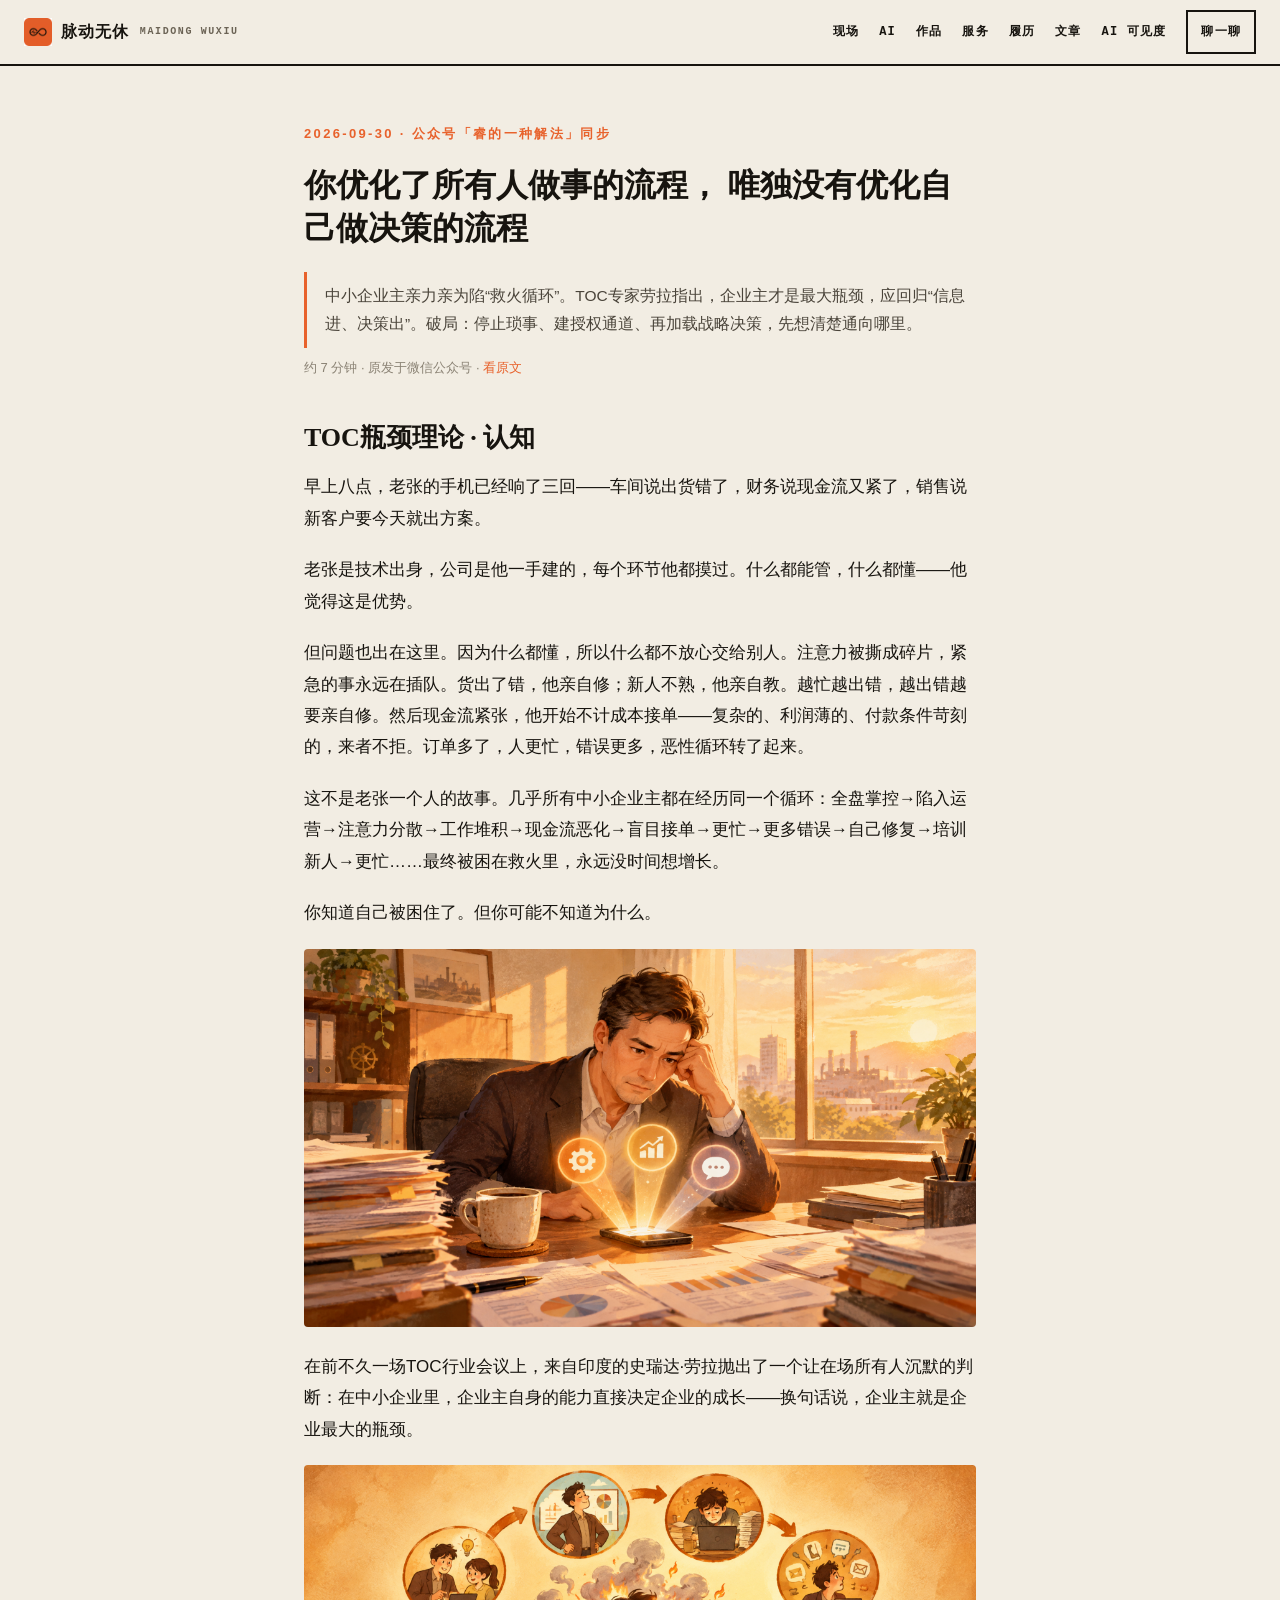
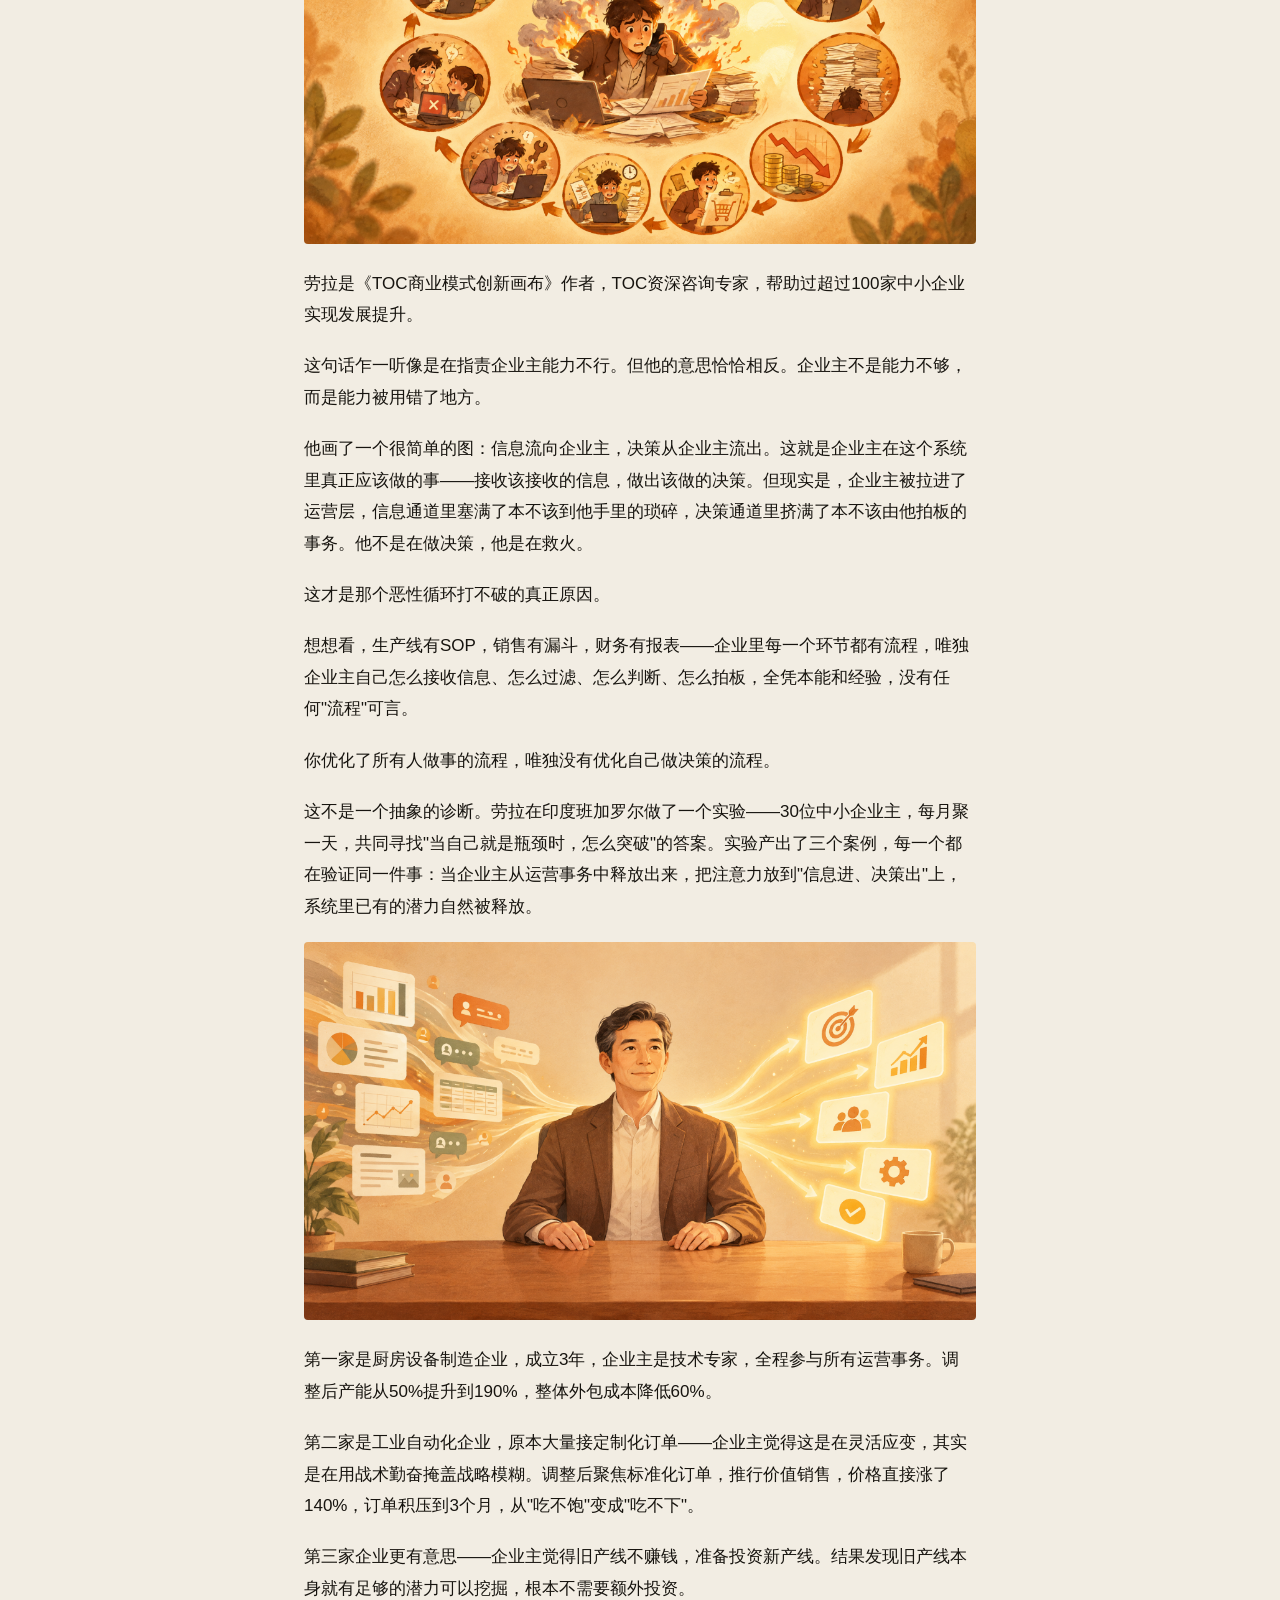
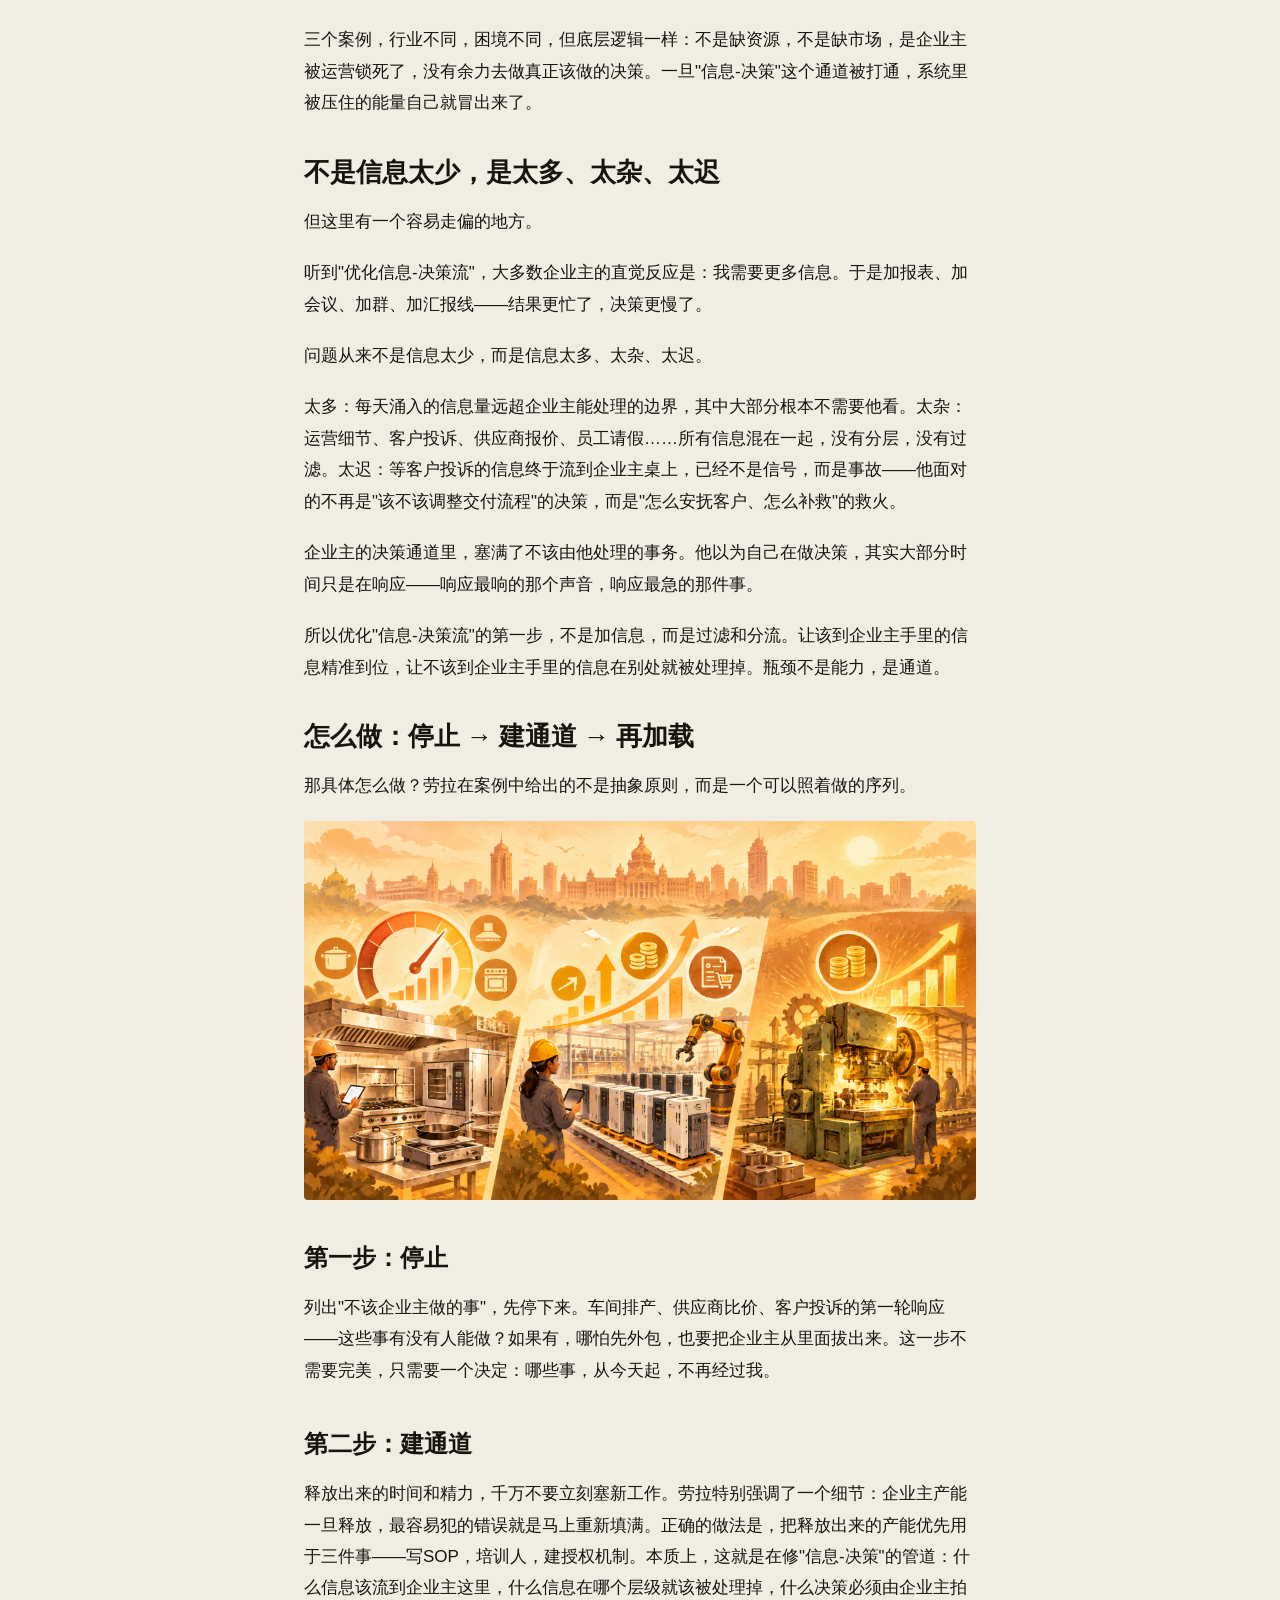
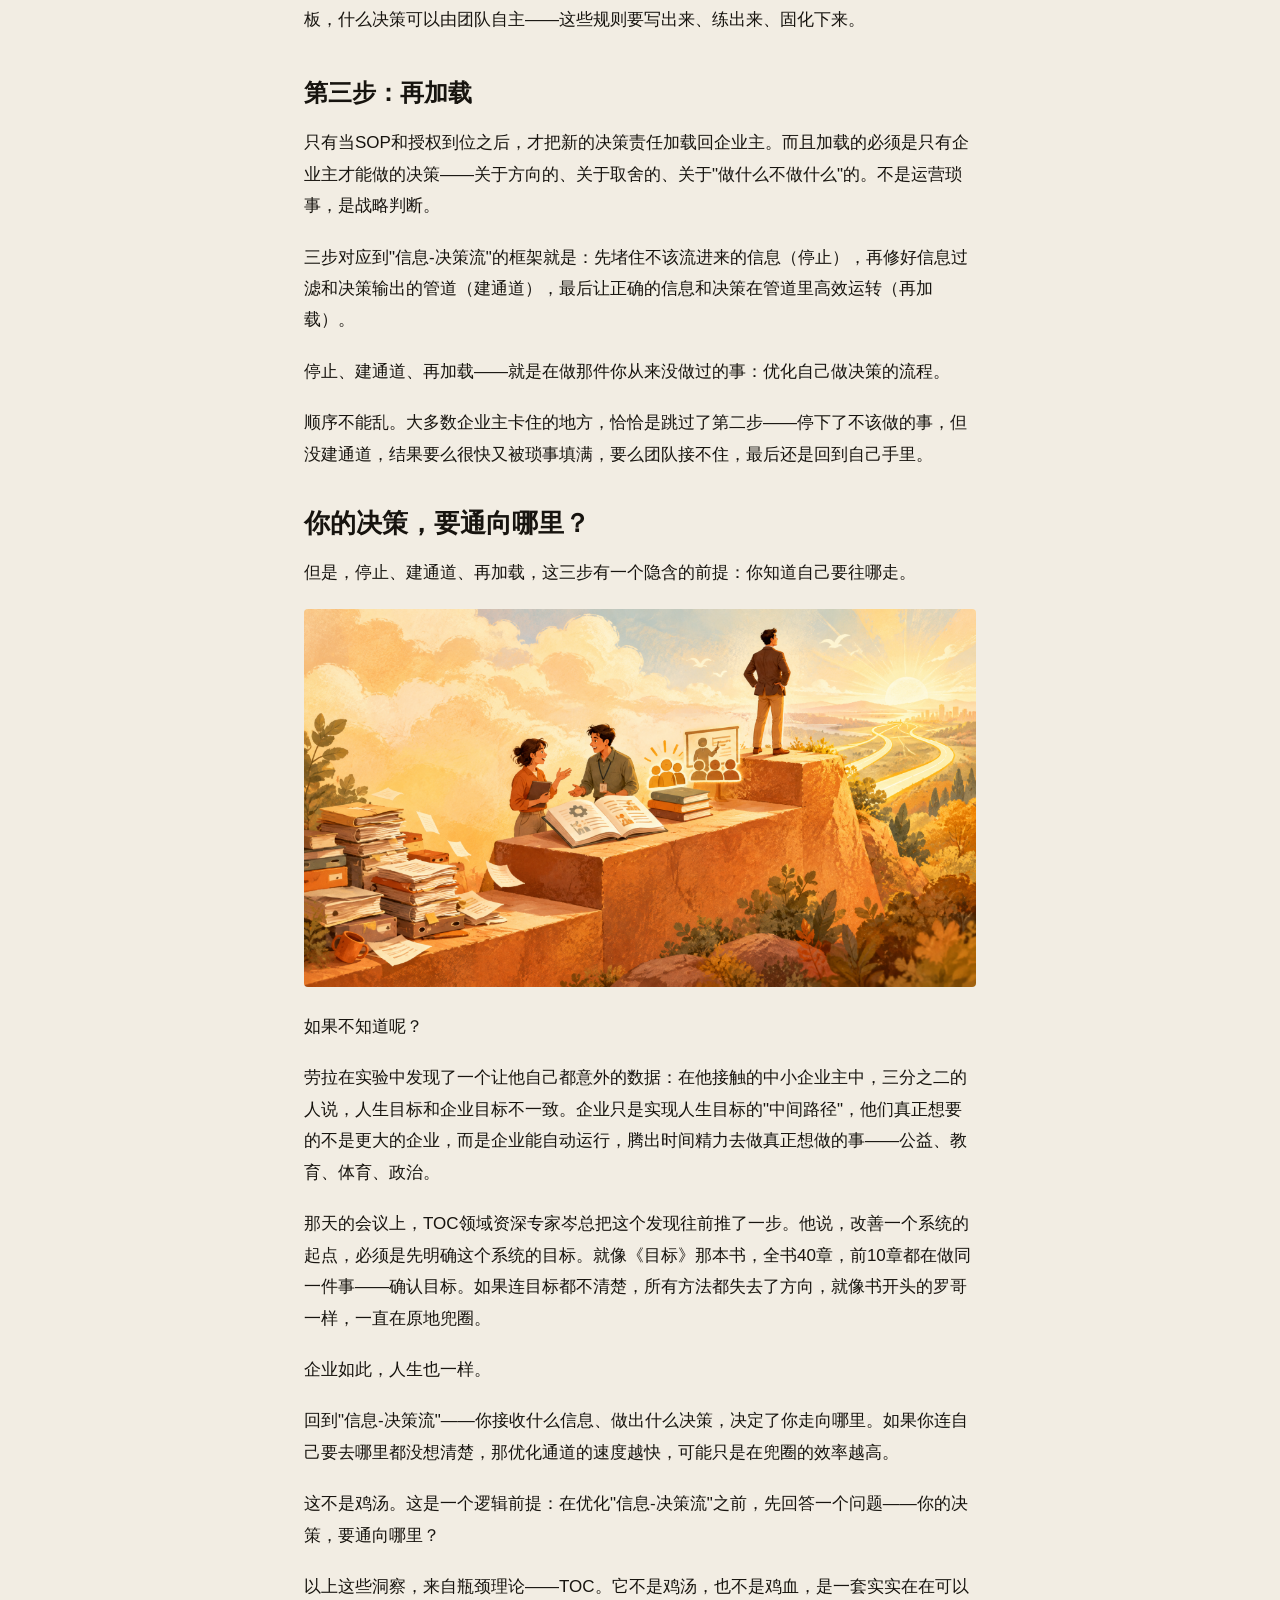
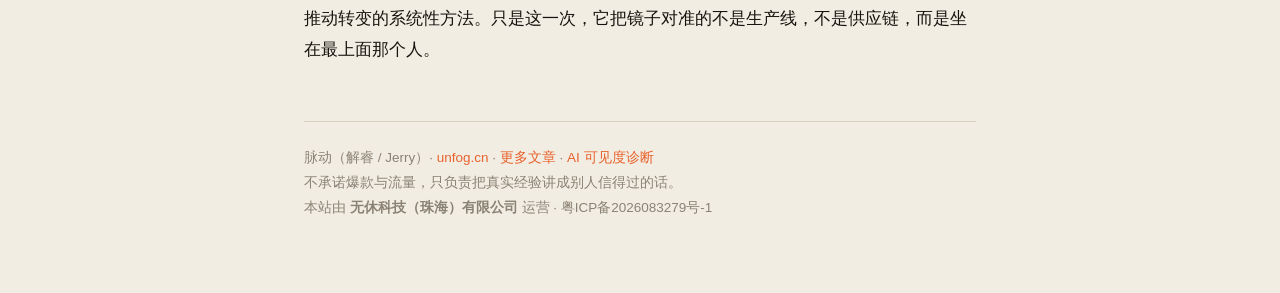
<file: blog/20260930-02.html>
<!DOCTYPE html>
<html lang="zh-CN">
<head>
<meta charset="utf-8">
<meta name="viewport" content="width=device-width,initial-scale=1">
<title>你优化了所有人做事的流程， 唯独没有优化自己做决策的流程｜脉动无休</title>
<meta name="description" content="中小企业主亲力亲为陷“救火循环”。TOC专家劳拉指出，企业主才是最大瓶颈，应回归“信息进、决策出”。破局：停止琐事、建授权通道、再加载战略决策，先想清楚通向哪里。">
<meta property="og:type" content="article">
<meta property="og:title" content="你优化了所有人做事的流程， 唯独没有优化自己做决策的流程">
<meta property="og:description" content="中小企业主亲力亲为陷“救火循环”。TOC专家劳拉指出，企业主才是最大瓶颈，应回归“信息进、决策出”。破局：停止琐事、建授权通道、再加载战略决策，先想清楚通向哪里。">
<meta property="og:image" content="https://unfog.cn/assets/blog/20260930-02/img02.png">
<meta property="og:url" content="https://unfog.cn/blog/20260930-02.html">
<link rel="canonical" href="https://unfog.cn/blog/20260930-02.html">
<link rel="alternate" type="application/rss+xml" title="脉动无休 · 文章" href="/blog/rss.xml">
<script type="application/ld+json">
{"@context":"https://schema.org","@type":"BlogPosting","headline":"你优化了所有人做事的流程， 唯独没有优化自己做决策的流程","description":"中小企业主亲力亲为陷“救火循环”。TOC专家劳拉指出，企业主才是最大瓶颈，应回归“信息进、决策出”。破局：停止琐事、建授权通道、再加载战略决策，先想清楚通向哪里。","datePublished":"2026-09-30","author":{"@type":"Person","name":"脉动（解睿 / Jerry）","url":"https://unfog.cn/"},"mainEntityOfPage":"https://unfog.cn/blog/20260930-02.html","image":"https://unfog.cn/assets/blog/20260930-02/img02.png","keywords":"TOC 制约理论,企业主瓶颈,决策流程,授权,救火循环","articleSection":"TOC 与经营决策","inLanguage":"zh-CN","wordCount":2461,"dateModified":"2026-09-30","publisher":{"@type":"Person","name":"脉动（解睿 / Jerry）","url":"https://unfog.cn/","@id":"https://unfog.cn/#person"},"isPartOf":{"@type":"Blog","@id":"https://unfog.cn/blog/#blog","name":"脉动无休 · 文章","url":"https://unfog.cn/blog/"},"about":[{"@type":"Thing","name":"TOC 制约理论"},{"@type":"Thing","name":"企业主瓶颈"},{"@type":"Thing","name":"决策流程"}]}
</script>
<style>
:root{--paper:#f2ede3;--ink:#17140f;--orange:#e8622c}
*{margin:0;padding:0;box-sizing:border-box}
html{-webkit-font-smoothing:antialiased}
body{background:var(--paper);color:var(--ink);font:17px/1.85 "PingFang SC","Helvetica Neue",sans-serif}
.wrap{max-width:720px;margin:0 auto;padding:56px 24px 72px}
.kicker{font-size:13px;letter-spacing:.18em;color:var(--orange);font-weight:600;margin-bottom:18px}
h1{font-family:"Songti SC","STSong","Noto Serif SC",serif;font-size:32px;line-height:1.35;font-weight:700;margin-bottom:14px}
.summary{border-left:3px solid var(--orange);padding:10px 0 10px 18px;color:#4a443a;font-size:15.5px;line-height:1.8;margin:22px 0 8px}
.meta{font-size:13px;color:#8a8274;margin-bottom:40px}
.article p{margin:0 0 20px}
.article img{width:100%;height:auto;border-radius:4px;margin:6px 0 24px;display:block}
.article blockquote,.article .quote{border-left:3px solid #d8d0c0;padding:6px 0 6px 18px;margin:0 0 20px;color:#5a5346}
.article strong{font-weight:650}
.article h2{font-family:"Songti SC","STSong","Noto Serif SC",serif;font-size:24px;line-height:1.5;font-weight:700;margin:40px 0 16px}
.article h3{font-size:18px;font-weight:700;margin:30px 0 12px}
.article h1{font-family:"Songti SC",serif;font-size:26px;font-weight:700;margin:36px 0 16px}
.article p.li{position:relative;padding-left:1.15em;margin:0 0 12px}
.article p.li::before{content:"·";position:absolute;left:0;color:var(--orange);font-weight:700}
.article ul,.article ol{margin:0 0 20px 22px}
.article li{margin:0 0 10px}
.article .tblwrap{overflow-x:auto;margin:0 0 24px}
.article table{width:100%;border-collapse:collapse;font-size:15px;line-height:1.7}
.article td,.article th{padding:10px 12px;border:1px solid #d8d0c0;vertical-align:top;text-align:left}
.article tr:nth-child(odd) td{background:rgba(232,98,44,.045)}
.article td[data-colwidth="90"]:first-child,.article td:first-child{white-space:nowrap;font-weight:650;background:rgba(232,98,44,.06)}
.foot{margin-top:56px;padding-top:24px;border-top:1px solid #d8d0c0;font-size:13.5px;color:#8a8274}
.foot a{color:var(--orange);text-decoration:none}
.foot a:hover{text-decoration:underline}
.brand{position:fixed;top:18px;right:22px;font-family:"Songti SC",serif;font-weight:700;font-size:15px;color:var(--ink);text-decoration:none}
.brand em{color:var(--orange);font-style:normal}
.list-item{padding:30px 0;border-bottom:1px solid #d8d0c0}
.list-item a{font-family:"Songti SC",serif;font-size:23px;font-weight:700;color:var(--ink);text-decoration:none;line-height:1.4}
.list-item a:hover{color:var(--orange)}
.list-item .d{font-size:13px;letter-spacing:.14em;color:var(--orange);font-weight:600;margin-bottom:8px}
.list-item .s{color:#5a5346;font-size:15px;margin-top:8px;line-height:1.75}
</style>
<script type="application/ld+json">
{"@context":"https://schema.org","@type":"BreadcrumbList","itemListElement":[{"@type":"ListItem","position":1,"name":"首页","item":"https://unfog.cn/"},{"@type":"ListItem","position":2,"name":"文章","item":"https://unfog.cn/blog/"},{"@type":"ListItem","position":3,"name":"你优化了所有人做事的流程， 唯独没有优化自己做决策的流程","item":"https://unfog.cn/blog/20260930-02.html"}]}
</script>
<link rel="stylesheet" href="/assets/site-nav.css">
</head>
<body>
<header class="sitebar">
  <div class="sitebar-in">
    <a class="sb-brand" href="/"><img src="/assets/logo-mark.png" alt="脉动无休标志" width="30" height="30">脉动无休<i>MAIDONG WUXIU</i></a>
    <nav class="sb-nav" aria-label="全站导航">
      <a href="/#scenes" data-anchor>现场</a><a href="/#ai" data-anchor>AI</a><a href="/#works" data-anchor>作品</a><a href="/#services" data-anchor>服务</a><a href="/#cv" data-anchor>履历</a>
      <a href="/blog/">文章</a><a href="/geo/">AI 可见度</a>
      <a class="sb-cta" href="/#contact">聊一聊</a>
    </nav>
  </div>
</header>
<div class="wrap">
<div class="kicker">2026-09-30 · 公众号「睿的一种解法」同步</div>
<h1>你优化了所有人做事的流程， 唯独没有优化自己做决策的流程</h1>
<div class="summary">中小企业主亲力亲为陷“救火循环”。TOC专家劳拉指出，企业主才是最大瓶颈，应回归“信息进、决策出”。破局：停止琐事、建授权通道、再加载战略决策，先想清楚通向哪里。</div>
<div class="meta">约 7 分钟 · 原发于微信公众号 · <a href="https://mp.weixin.qq.com/s/2QNCw3yu-G3xAr7AURmlnA" style="color:var(--orange);text-decoration:none">看原文</a></div>
<div class="article">
<h1>TOC瓶颈理论 · 认知</h1><p>早上八点，老张的手机已经响了三回——车间说出货错了，财务说现金流又紧了，销售说新客户要今天就出方案。</p><p>老张是技术出身，公司是他一手建的，每个环节他都摸过。什么都能管，什么都懂——他觉得这是优势。</p><p>但问题也出在这里。因为什么都懂，所以什么都不放心交给别人。注意力被撕成碎片，紧急的事永远在插队。货出了错，他亲自修；新人不熟，他亲自教。越忙越出错，越出错越要亲自修。然后现金流紧张，他开始不计成本接单——复杂的、利润薄的、付款条件苛刻的，来者不拒。订单多了，人更忙，错误更多，恶性循环转了起来。</p><p>这不是老张一个人的故事。几乎所有中小企业主都在经历同一个循环：全盘掌控→陷入运营→注意力分散→工作堆积→现金流恶化→盲目接单→更忙→更多错误→自己修复→培训新人→更忙……最终被困在救火里，永远没时间想增长。</p><p>你知道自己被困住了。但你可能不知道为什么。</p><img alt="" loading="lazy" src="/assets/blog/20260930-02/img02.png"/><p>在前不久一场TOC行业会议上，来自印度的史瑞达·劳拉抛出了一个让在场所有人沉默的判断：在中小企业里，企业主自身的能力直接决定企业的成长——换句话说，企业主就是企业最大的瓶颈。</p><img alt="" loading="lazy" src="/assets/blog/20260930-02/img03.png"/><p>劳拉是《TOC商业模式创新画布》作者，TOC资深咨询专家，帮助过超过100家中小企业实现发展提升。</p><p>这句话乍一听像是在指责企业主能力不行。但他的意思恰恰相反。企业主不是能力不够，而是能力被用错了地方。</p><p>他画了一个很简单的图：信息流向企业主，决策从企业主流出。这就是企业主在这个系统里真正应该做的事——接收该接收的信息，做出该做的决策。但现实是，企业主被拉进了运营层，信息通道里塞满了本不该到他手里的琐碎，决策通道里挤满了本不该由他拍板的事务。他不是在做决策，他是在救火。</p><p>这才是那个恶性循环打不破的真正原因。</p><p>想想看，生产线有SOP，销售有漏斗，财务有报表——企业里每一个环节都有流程，唯独企业主自己怎么接收信息、怎么过滤、怎么判断、怎么拍板，全凭本能和经验，没有任何"流程"可言。</p><p>你优化了所有人做事的流程，唯独没有优化自己做决策的流程。</p><p>这不是一个抽象的诊断。劳拉在印度班加罗尔做了一个实验——30位中小企业主，每月聚一天，共同寻找"当自己就是瓶颈时，怎么突破"的答案。实验产出了三个案例，每一个都在验证同一件事：当企业主从运营事务中释放出来，把注意力放到"信息进、决策出"上，系统里已有的潜力自然被释放。</p><img alt="" loading="lazy" src="/assets/blog/20260930-02/img04.png"/><p>第一家是厨房设备制造企业，成立3年，企业主是技术专家，全程参与所有运营事务。调整后产能从50%提升到190%，整体外包成本降低60%。</p><p>第二家是工业自动化企业，原本大量接定制化订单——企业主觉得这是在灵活应变，其实是在用战术勤奋掩盖战略模糊。调整后聚焦标准化订单，推行价值销售，价格直接涨了140%，订单积压到3个月，从"吃不饱"变成"吃不下"。</p><p>第三家企业更有意思——企业主觉得旧产线不赚钱，准备投资新产线。结果发现旧产线本身就有足够的潜力可以挖掘，根本不需要额外投资。</p><p>三个案例，行业不同，困境不同，但底层逻辑一样：不是缺资源，不是缺市场，是企业主被运营锁死了，没有余力去做真正该做的决策。一旦"信息-决策"这个通道被打通，系统里被压住的能量自己就冒出来了。</p><h1>不是信息太少，是太多、太杂、太迟</h1><p>但这里有一个容易走偏的地方。</p><p>听到"优化信息-决策流"，大多数企业主的直觉反应是：我需要更多信息。于是加报表、加会议、加群、加汇报线——结果更忙了，决策更慢了。</p><p>问题从来不是信息太少，而是信息太多、太杂、太迟。</p><p>太多：每天涌入的信息量远超企业主能处理的边界，其中大部分根本不需要他看。太杂：运营细节、客户投诉、供应商报价、员工请假……所有信息混在一起，没有分层，没有过滤。太迟：等客户投诉的信息终于流到企业主桌上，已经不是信号，而是事故——他面对的不再是"该不该调整交付流程"的决策，而是"怎么安抚客户、怎么补救"的救火。</p><p>企业主的决策通道里，塞满了不该由他处理的事务。他以为自己在做决策，其实大部分时间只是在响应——响应最响的那个声音，响应最急的那件事。</p><p>所以优化"信息-决策流"的第一步，不是加信息，而是过滤和分流。让该到企业主手里的信息精准到位，让不该到企业主手里的信息在别处就被处理掉。瓶颈不是能力，是通道。</p><h1>怎么做：停止 → 建通道 → 再加载</h1><p>那具体怎么做？劳拉在案例中给出的不是抽象原则，而是一个可以照着做的序列。</p><img alt="" loading="lazy" src="/assets/blog/20260930-02/img05.png"/><h2>第一步：停止</h2><p>列出"不该企业主做的事"，先停下来。车间排产、供应商比价、客户投诉的第一轮响应——这些事有没有人能做？如果有，哪怕先外包，也要把企业主从里面拔出来。这一步不需要完美，只需要一个决定：哪些事，从今天起，不再经过我。</p><h2>第二步：建通道</h2><p>释放出来的时间和精力，千万不要立刻塞新工作。劳拉特别强调了一个细节：企业主产能一旦释放，最容易犯的错误就是马上重新填满。正确的做法是，把释放出来的产能优先用于三件事——写SOP，培训人，建授权机制。本质上，这就是在修"信息-决策"的管道：什么信息该流到企业主这里，什么信息在哪个层级就该被处理掉，什么决策必须由企业主拍板，什么决策可以由团队自主——这些规则要写出来、练出来、固化下来。</p><h2>第三步：再加载</h2><p>只有当SOP和授权到位之后，才把新的决策责任加载回企业主。而且加载的必须是只有企业主才能做的决策——关于方向的、关于取舍的、关于"做什么不做什么"的。不是运营琐事，是战略判断。</p><p>三步对应到"信息-决策流"的框架就是：先堵住不该流进来的信息（停止），再修好信息过滤和决策输出的管道（建通道），最后让正确的信息和决策在管道里高效运转（再加载）。</p><p>停止、建通道、再加载——就是在做那件你从来没做过的事：优化自己做决策的流程。</p><p>顺序不能乱。大多数企业主卡住的地方，恰恰是跳过了第二步——停下了不该做的事，但没建通道，结果要么很快又被琐事填满，要么团队接不住，最后还是回到自己手里。</p><h1>你的决策，要通向哪里？</h1><p>但是，停止、建通道、再加载，这三步有一个隐含的前提：你知道自己要往哪走。</p><img alt="" loading="lazy" src="/assets/blog/20260930-02/img06.png"/><p>如果不知道呢？</p><p>劳拉在实验中发现了一个让他自己都意外的数据：在他接触的中小企业主中，三分之二的人说，人生目标和企业目标不一致。企业只是实现人生目标的"中间路径"，他们真正想要的不是更大的企业，而是企业能自动运行，腾出时间精力去做真正想做的事——公益、教育、体育、政治。</p><p>那天的会议上，TOC领域资深专家岑总把这个发现往前推了一步。他说，改善一个系统的起点，必须是先明确这个系统的目标。就像《目标》那本书，全书40章，前10章都在做同一件事——确认目标。如果连目标都不清楚，所有方法都失去了方向，就像书开头的罗哥一样，一直在原地兜圈。</p><p>企业如此，人生也一样。</p><p>回到"信息-决策流"——你接收什么信息、做出什么决策，决定了你走向哪里。如果你连自己要去哪里都没想清楚，那优化通道的速度越快，可能只是在兜圈的效率越高。</p><p>这不是鸡汤。这是一个逻辑前提：在优化"信息-决策流"之前，先回答一个问题——你的决策，要通向哪里？</p><p>以上这些洞察，来自瓶颈理论——TOC。它不是鸡汤，也不是鸡血，是一套实实在在可以推动转变的系统性方法。只是这一次，它把镜子对准的不是生产线，不是供应链，而是坐在最上面那个人。</p>
</div>
<div class="foot">脉动（解睿 / Jerry）· <a href="/">unfog.cn</a> · <a href="/blog/">更多文章</a> · <a href="/geo/">AI 可见度诊断</a><br>
不承诺爆款与流量，只负责把真实经验讲成别人信得过的话。<br>本站由 <b>无休科技（珠海）有限公司</b> 运营 · 粤ICP备2026083279号-1</div>
</div>
</body></html>
</file>
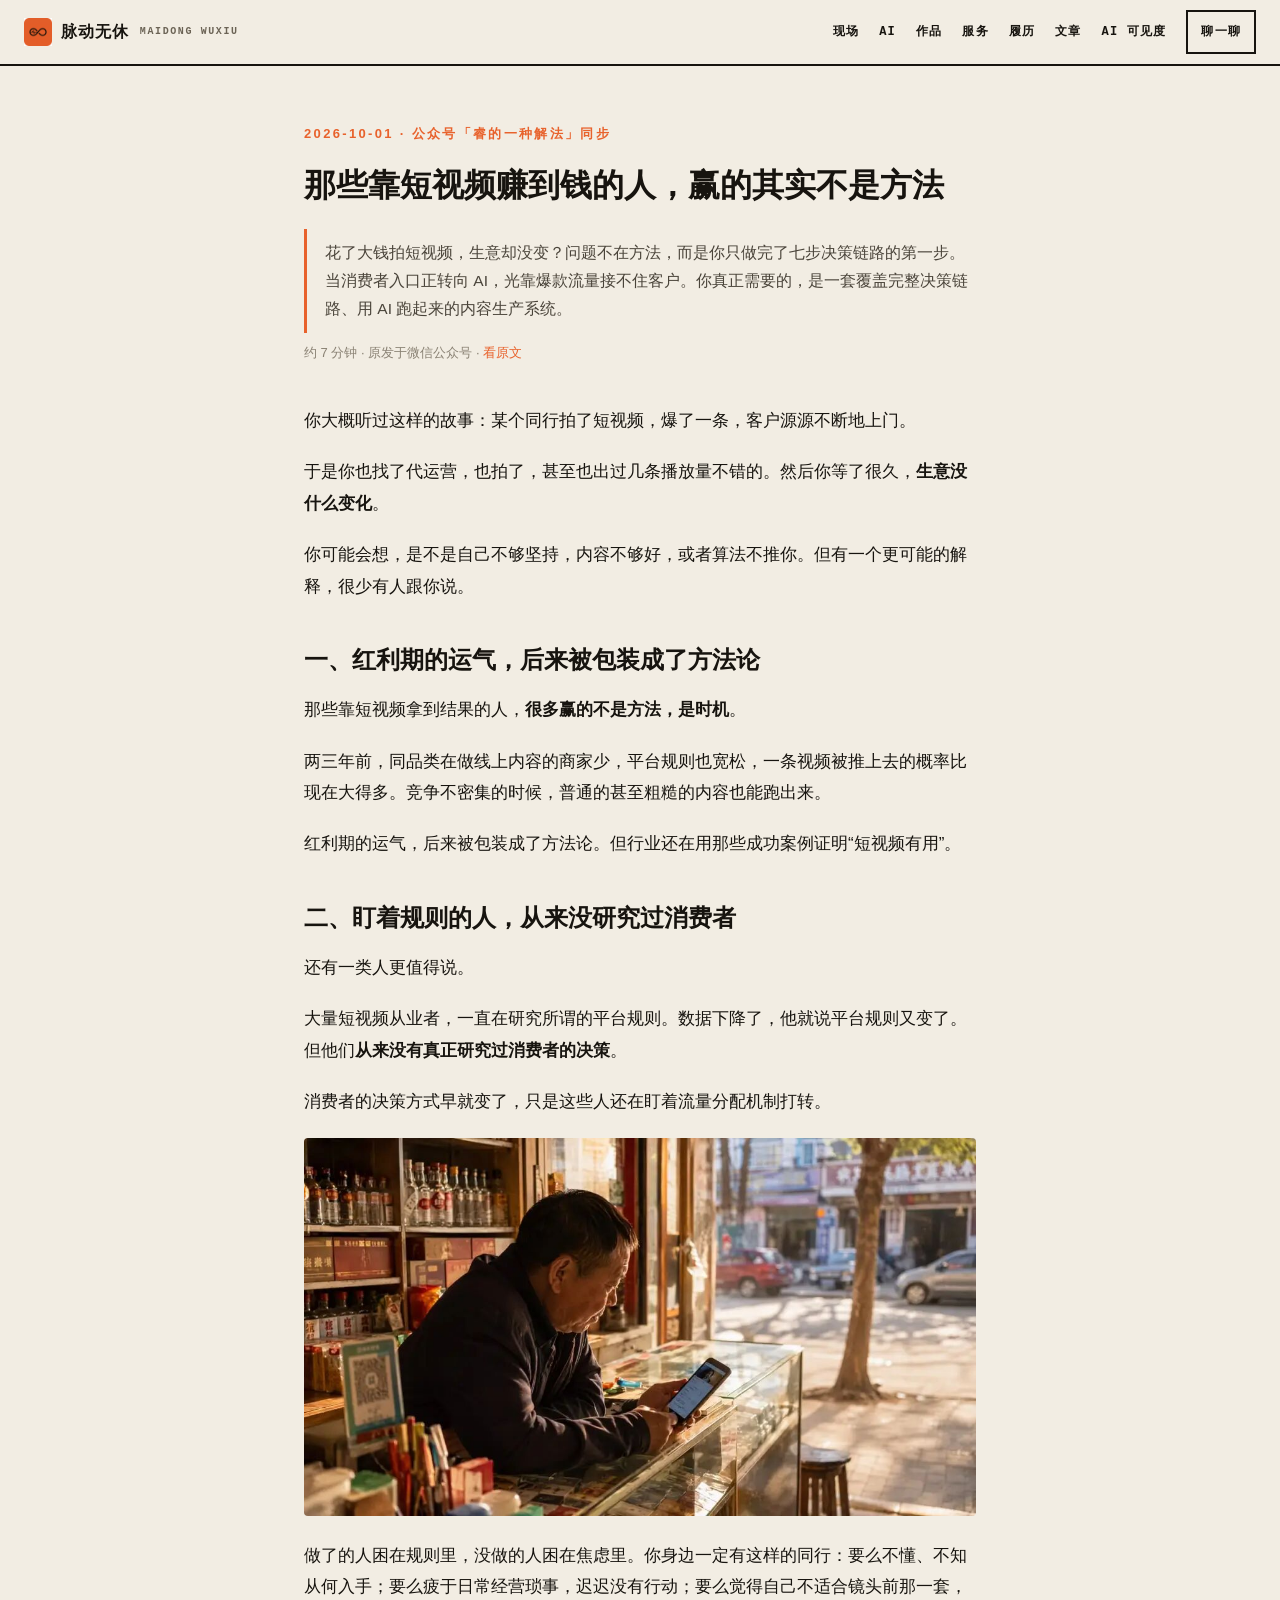
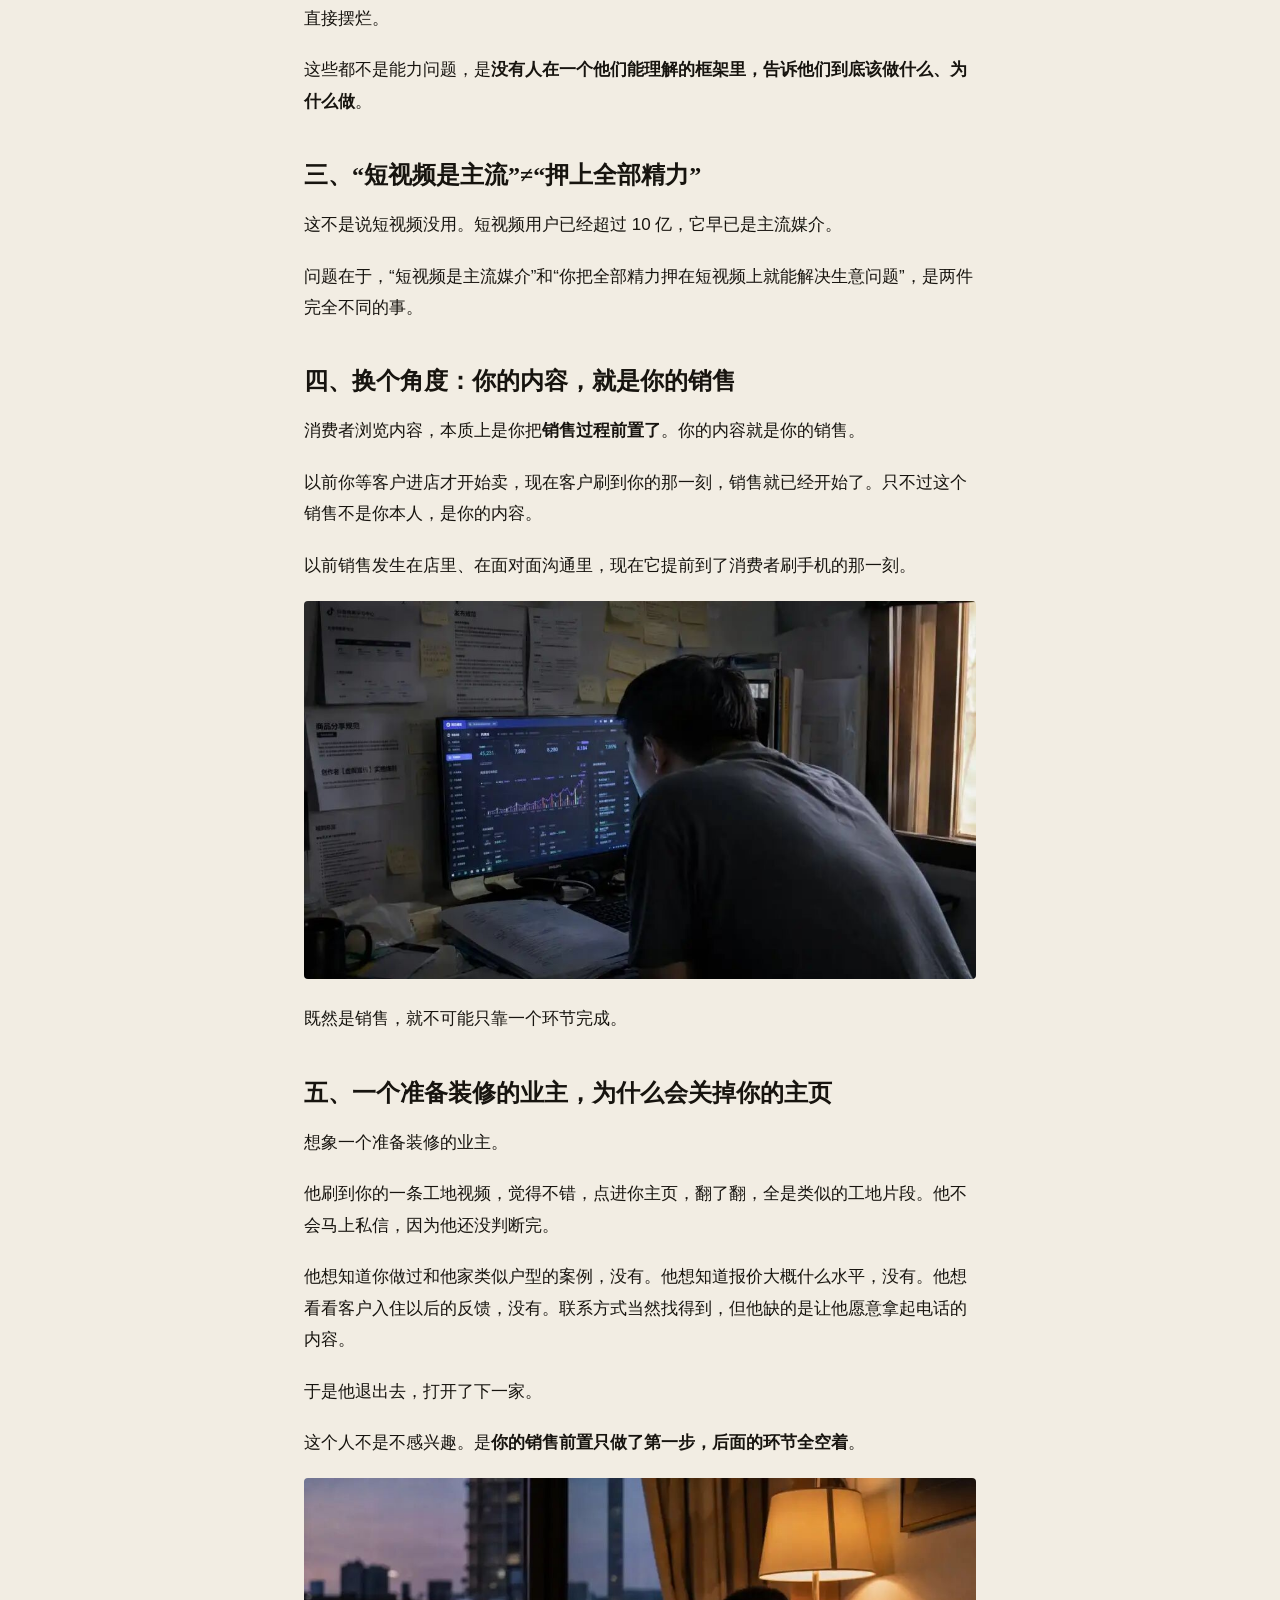
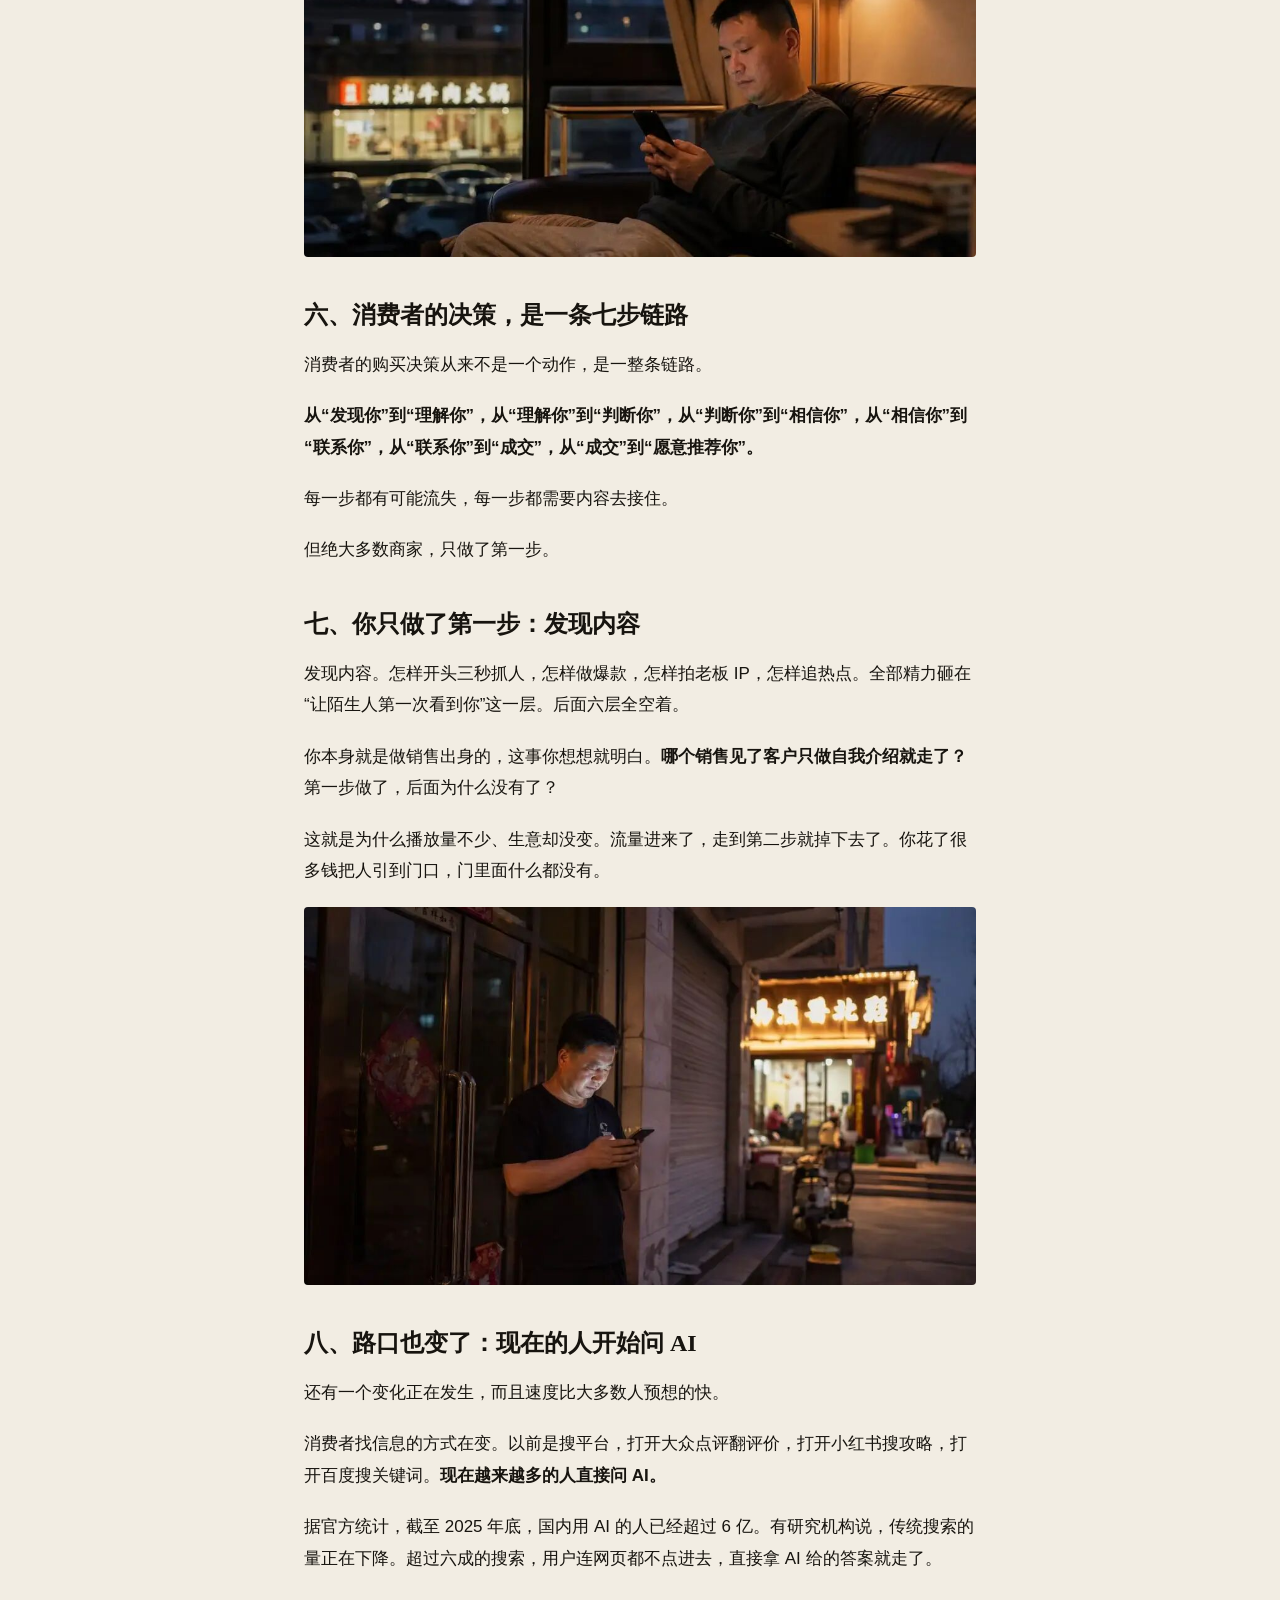
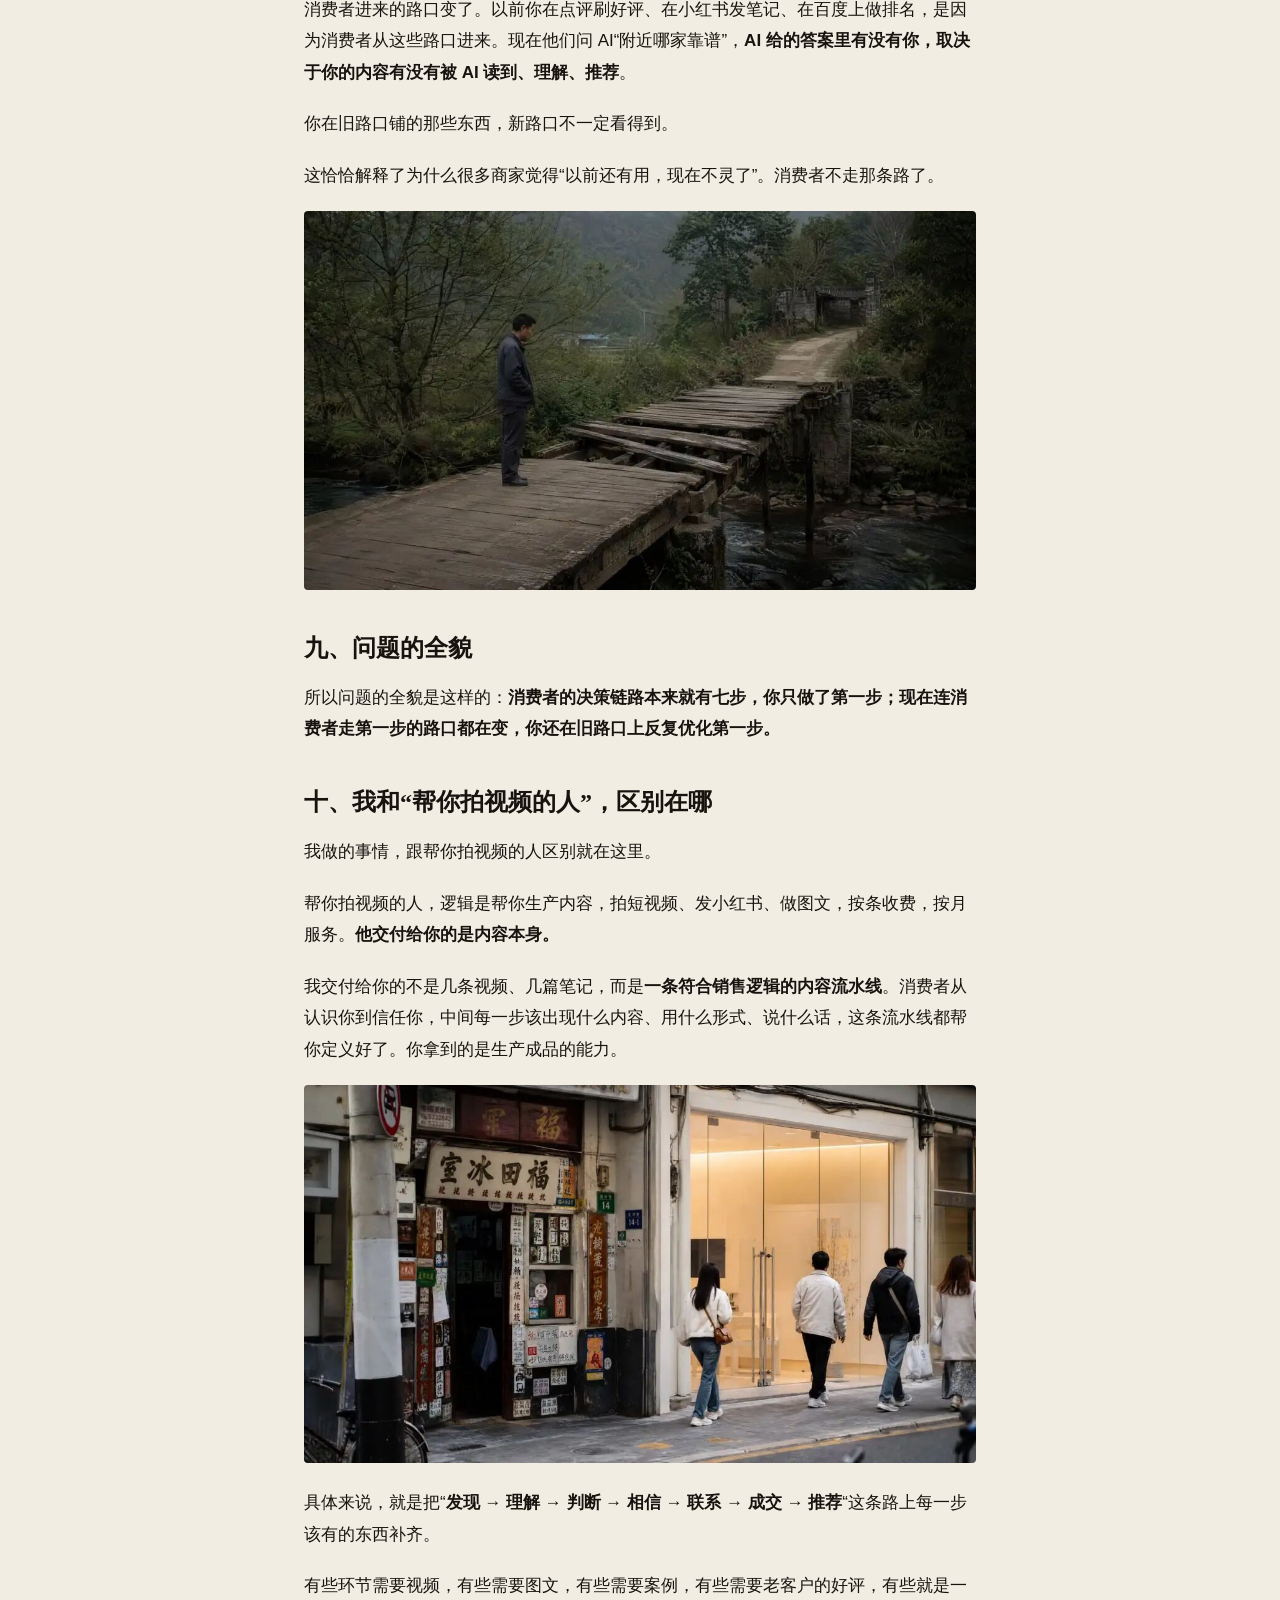
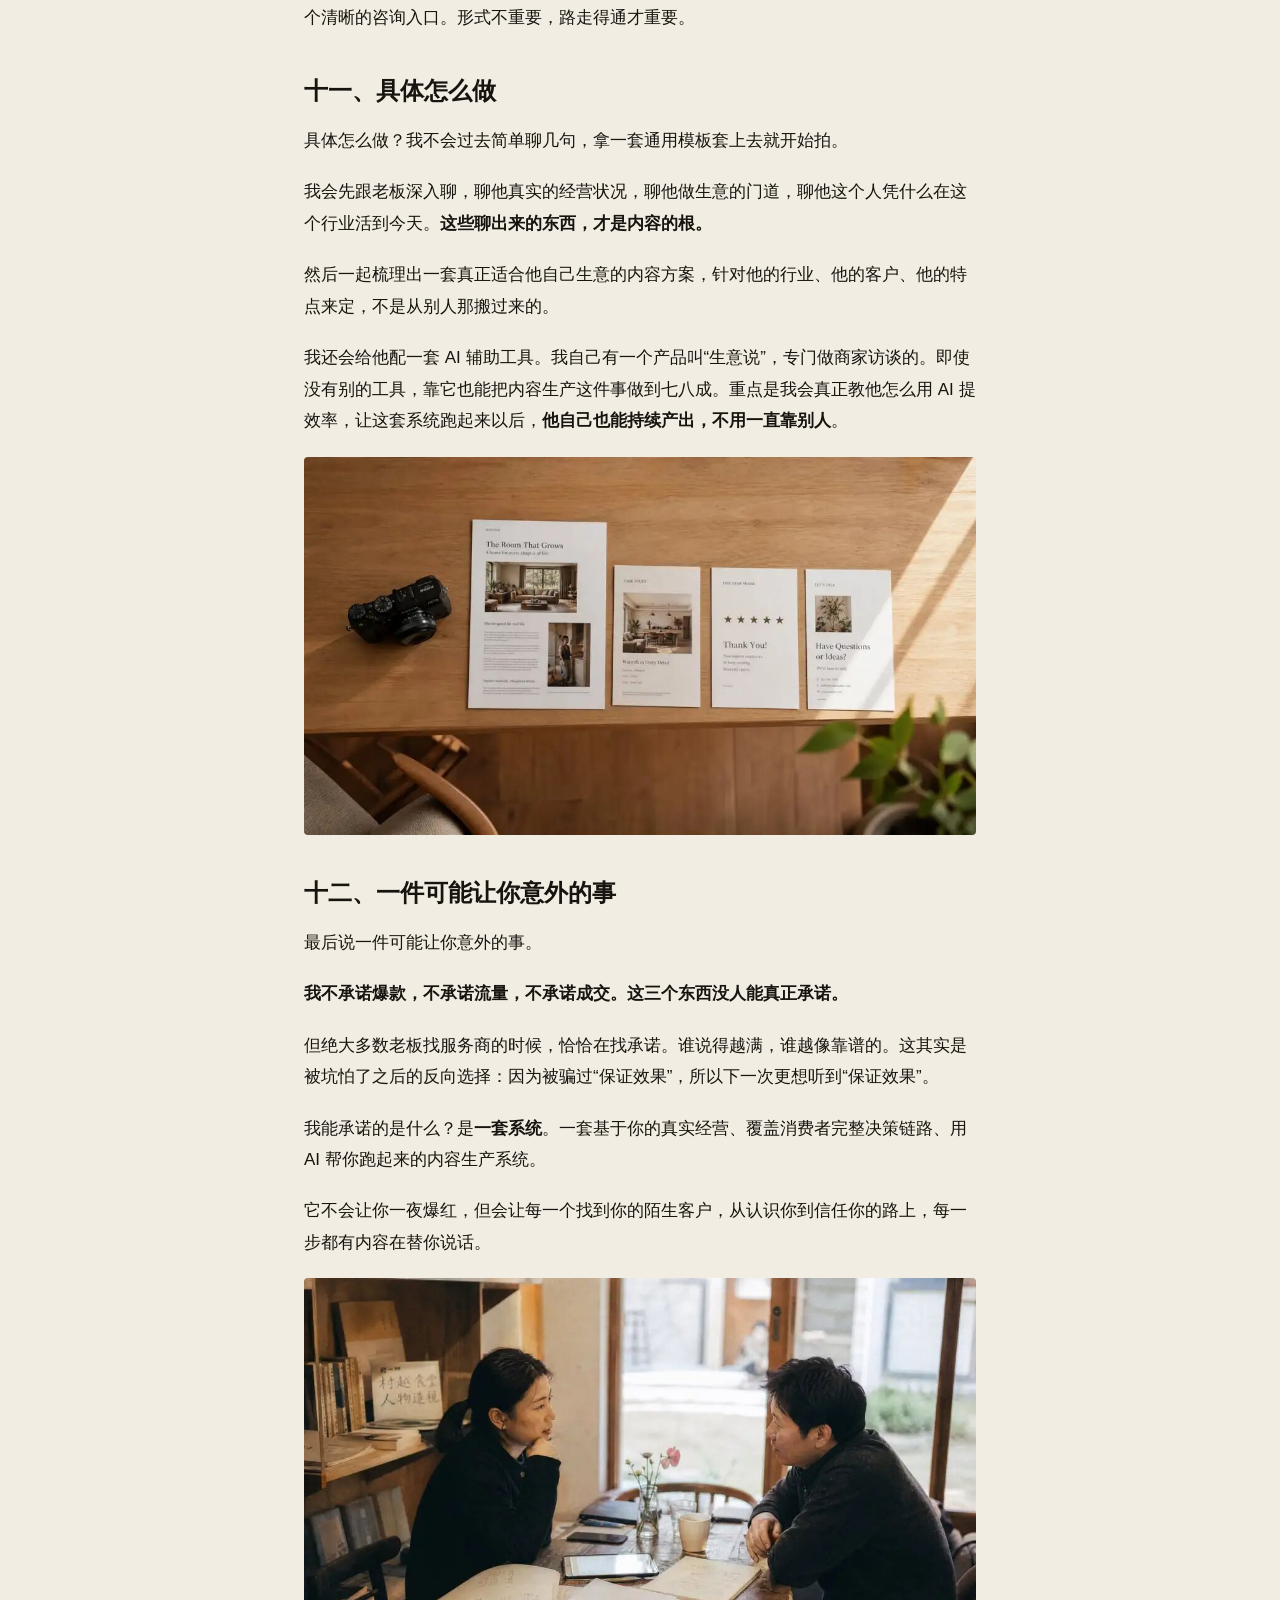
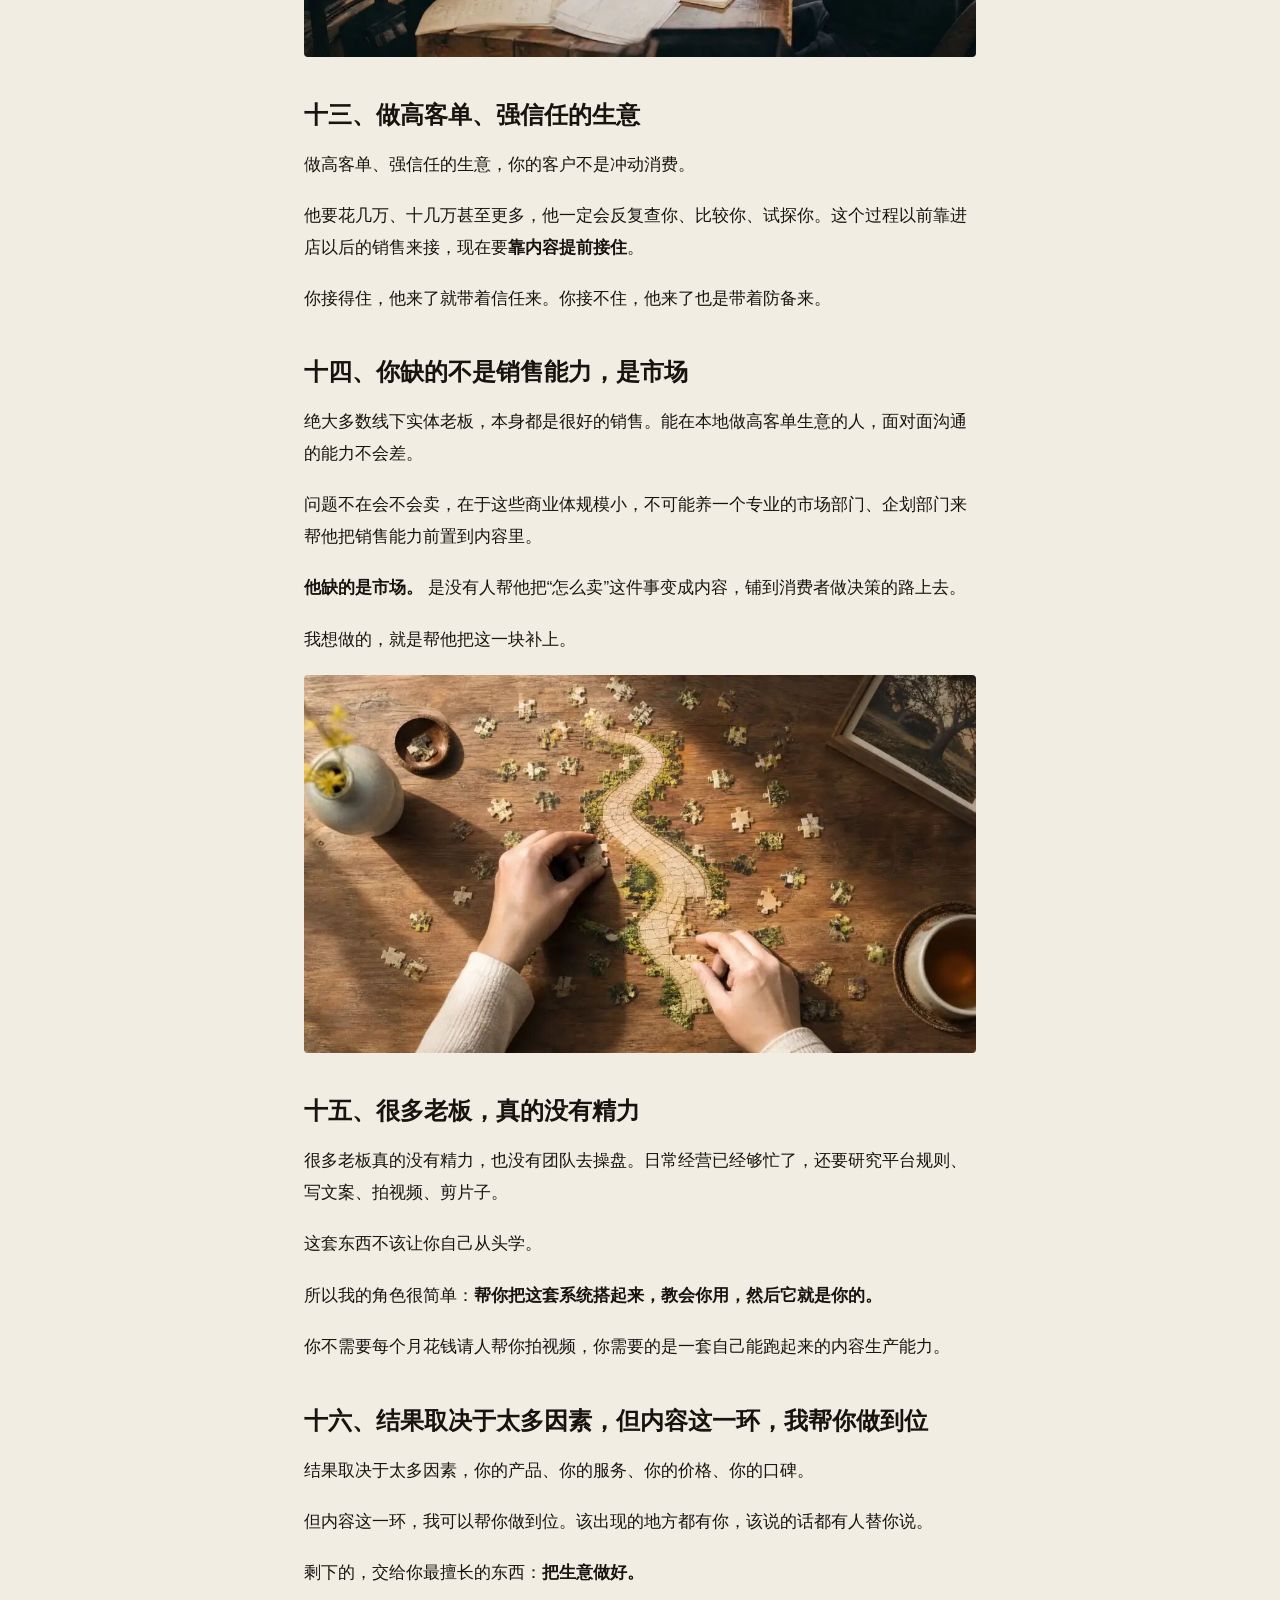
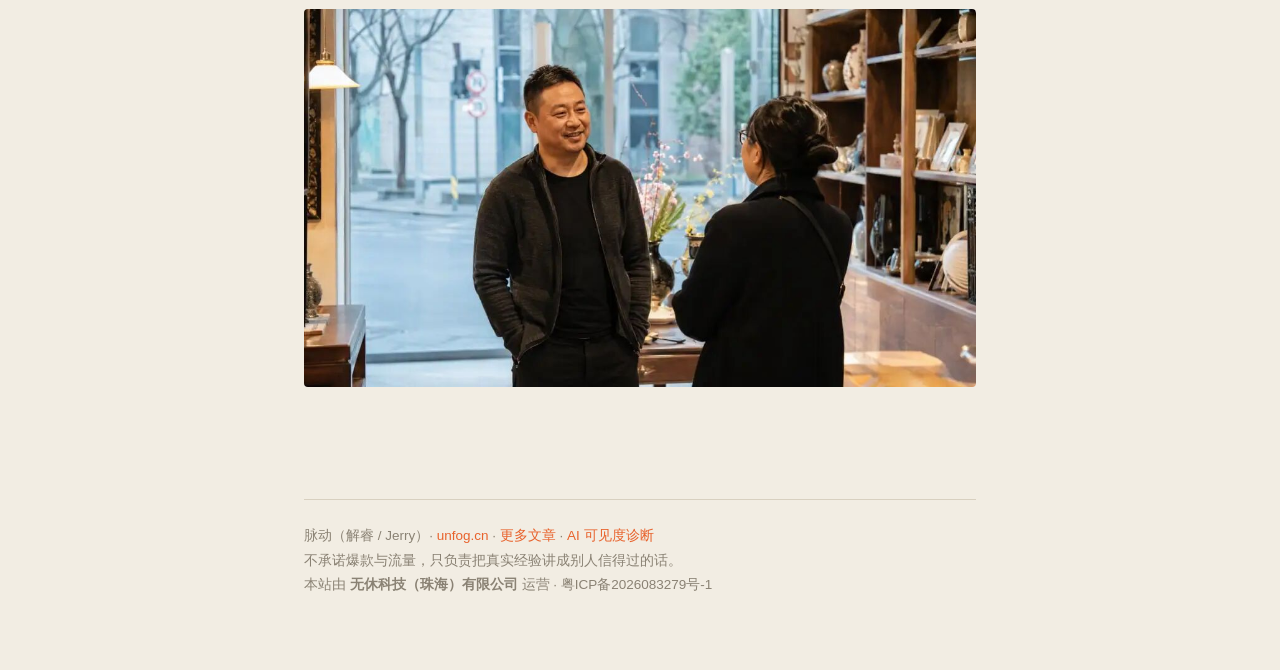
<file: blog/20261002-01.html>
<!DOCTYPE html>
<html lang="zh-CN">
<head>
<meta charset="utf-8">
<meta name="viewport" content="width=device-width,initial-scale=1">
<title>那些靠短视频赚到钱的人，赢的其实不是方法｜脉动无休</title>
<meta name="description" content="花了大钱拍短视频，生意却没变？问题不在方法，而是你只做完了七步决策链路的第一步。当消费者入口正转向 AI，光靠爆款流量接不住客户。你真正需要的，是一套覆盖完整决策链路、用 AI 跑起来的内容生产系统。">
<meta property="og:type" content="article">
<meta property="og:title" content="那些靠短视频赚到钱的人，赢的其实不是方法">
<meta property="og:description" content="花了大钱拍短视频，生意却没变？问题不在方法，而是你只做完了七步决策链路的第一步。当消费者入口正转向 AI，光靠爆款流量接不住客户。你真正需要的，是一套覆盖完整决策链路、用 AI 跑起来的内容生产系统。">
<meta property="og:image" content="https://unfog.cn/assets/blog/20261002-01/img02.jpg">
<meta property="og:url" content="https://unfog.cn/blog/20261002-01.html">
<link rel="canonical" href="https://unfog.cn/blog/20261002-01.html">
<link rel="alternate" type="application/rss+xml" title="脉动无休 · 文章" href="/blog/rss.xml">
<script type="application/ld+json">
{"@context":"https://schema.org","@type":"BlogPosting","headline":"那些靠短视频赚到钱的人，赢的其实不是方法","description":"花了大钱拍短视频，生意却没变？问题不在方法，而是你只做完了七步决策链路的第一步。当消费者入口正转向 AI，光靠爆款流量接不住客户。你真正需要的，是一套覆盖完整决策链路、用 AI 跑起来的内容生产系统。","datePublished":"2026-10-01","author":{"@type":"Person","name":"脉动（解睿 / Jerry）","url":"https://unfog.cn/"},"mainEntityOfPage":"https://unfog.cn/blog/20261002-01.html","image":"https://unfog.cn/assets/blog/20261002-01/img02.jpg","keywords":"短视频,决策链路,AI 搜索,内容生产系统,本地商家","articleSection":"AI 与线上可见度","inLanguage":"zh-CN","wordCount":2738,"dateModified":"2026-10-01","publisher":{"@type":"Person","name":"脉动（解睿 / Jerry）","url":"https://unfog.cn/","@id":"https://unfog.cn/#person"},"isPartOf":{"@type":"Blog","@id":"https://unfog.cn/blog/#blog","name":"脉动无休 · 文章","url":"https://unfog.cn/blog/"},"about":[{"@type":"Thing","name":"短视频"},{"@type":"Thing","name":"决策链路"},{"@type":"Thing","name":"AI 搜索"}]}
</script>
<style>
:root{--paper:#f2ede3;--ink:#17140f;--orange:#e8622c}
*{margin:0;padding:0;box-sizing:border-box}
html{-webkit-font-smoothing:antialiased}
body{background:var(--paper);color:var(--ink);font:17px/1.85 "PingFang SC","Helvetica Neue",sans-serif}
.wrap{max-width:720px;margin:0 auto;padding:56px 24px 72px}
.kicker{font-size:13px;letter-spacing:.18em;color:var(--orange);font-weight:600;margin-bottom:18px}
h1{font-family:"Songti SC","STSong","Noto Serif SC",serif;font-size:32px;line-height:1.35;font-weight:700;margin-bottom:14px}
.summary{border-left:3px solid var(--orange);padding:10px 0 10px 18px;color:#4a443a;font-size:15.5px;line-height:1.8;margin:22px 0 8px}
.meta{font-size:13px;color:#8a8274;margin-bottom:40px}
.article p{margin:0 0 20px}
.article img{width:100%;height:auto;border-radius:4px;margin:6px 0 24px;display:block}
.article blockquote,.article .quote{border-left:3px solid #d8d0c0;padding:6px 0 6px 18px;margin:0 0 20px;color:#5a5346}
.article strong{font-weight:650}
.article h2{font-family:"Songti SC","STSong","Noto Serif SC",serif;font-size:24px;line-height:1.5;font-weight:700;margin:40px 0 16px}
.article h3{font-size:18px;font-weight:700;margin:30px 0 12px}
.article h1{font-family:"Songti SC",serif;font-size:26px;font-weight:700;margin:36px 0 16px}
.article p.li{position:relative;padding-left:1.15em;margin:0 0 12px}
.article p.li::before{content:"·";position:absolute;left:0;color:var(--orange);font-weight:700}
.article ul,.article ol{margin:0 0 20px 22px}
.article li{margin:0 0 10px}
.article .tblwrap{overflow-x:auto;margin:0 0 24px}
.article table{width:100%;border-collapse:collapse;font-size:15px;line-height:1.7}
.article td,.article th{padding:10px 12px;border:1px solid #d8d0c0;vertical-align:top;text-align:left}
.article tr:nth-child(odd) td{background:rgba(232,98,44,.045)}
.article td[data-colwidth="90"]:first-child,.article td:first-child{white-space:nowrap;font-weight:650;background:rgba(232,98,44,.06)}
.foot{margin-top:56px;padding-top:24px;border-top:1px solid #d8d0c0;font-size:13.5px;color:#8a8274}
.foot a{color:var(--orange);text-decoration:none}
.foot a:hover{text-decoration:underline}
.brand{position:fixed;top:18px;right:22px;font-family:"Songti SC",serif;font-weight:700;font-size:15px;color:var(--ink);text-decoration:none}
.brand em{color:var(--orange);font-style:normal}
.list-item{padding:30px 0;border-bottom:1px solid #d8d0c0}
.list-item a{font-family:"Songti SC",serif;font-size:23px;font-weight:700;color:var(--ink);text-decoration:none;line-height:1.4}
.list-item a:hover{color:var(--orange)}
.list-item .d{font-size:13px;letter-spacing:.14em;color:var(--orange);font-weight:600;margin-bottom:8px}
.list-item .s{color:#5a5346;font-size:15px;margin-top:8px;line-height:1.75}
</style>
<script type="application/ld+json">
{"@context":"https://schema.org","@type":"BreadcrumbList","itemListElement":[{"@type":"ListItem","position":1,"name":"首页","item":"https://unfog.cn/"},{"@type":"ListItem","position":2,"name":"文章","item":"https://unfog.cn/blog/"},{"@type":"ListItem","position":3,"name":"那些靠短视频赚到钱的人，赢的其实不是方法","item":"https://unfog.cn/blog/20261002-01.html"}]}
</script>
<link rel="stylesheet" href="/assets/site-nav.css">
</head>
<body>
<header class="sitebar">
  <div class="sitebar-in">
    <a class="sb-brand" href="/"><img src="/assets/logo-mark.png" alt="脉动无休标志" width="30" height="30">脉动无休<i>MAIDONG WUXIU</i></a>
    <nav class="sb-nav" aria-label="全站导航">
      <a href="/#scenes" data-anchor>现场</a><a href="/#ai" data-anchor>AI</a><a href="/#works" data-anchor>作品</a><a href="/#services" data-anchor>服务</a><a href="/#cv" data-anchor>履历</a>
      <a href="/blog/">文章</a><a href="/geo/">AI 可见度</a>
      <a class="sb-cta" href="/#contact">聊一聊</a>
    </nav>
  </div>
</header>
<div class="wrap">
<div class="kicker">2026-10-01 · 公众号「睿的一种解法」同步</div>
<h1>那些靠短视频赚到钱的人，赢的其实不是方法</h1>
<div class="summary">花了大钱拍短视频，生意却没变？问题不在方法，而是你只做完了七步决策链路的第一步。当消费者入口正转向 AI，光靠爆款流量接不住客户。你真正需要的，是一套覆盖完整决策链路、用 AI 跑起来的内容生产系统。</div>
<div class="meta">约 7 分钟 · 原发于微信公众号 · <a href="https://mp.weixin.qq.com/s/ROt05BnW50CirdPlRY_x4A?nwr_flag=1" style="color:var(--orange);text-decoration:none">看原文</a></div>
<div class="article">
<p>你大概听过这样的故事：某个同行拍了短视频，爆了一条，客户源源不断地上门。</p><p>于是你也找了代运营，也拍了，甚至也出过几条播放量不错的。然后你等了很久，<strong>生意没什么变化</strong>。</p><p>你可能会想，是不是自己不够坚持，内容不够好，或者算法不推你。但有一个更可能的解释，很少有人跟你说。</p><h2>一、红利期的运气，后来被包装成了方法论</h2><p>那些靠短视频拿到结果的人，<strong>很多赢的不是方法，是时机</strong>。</p><p>两三年前，同品类在做线上内容的商家少，平台规则也宽松，一条视频被推上去的概率比现在大得多。竞争不密集的时候，普通的甚至粗糙的内容也能跑出来。</p><p>红利期的运气，后来被包装成了方法论。但行业还在用那些成功案例证明“短视频有用”。</p><h2>二、盯着规则的人，从来没研究过消费者</h2><p>还有一类人更值得说。</p><p>大量短视频从业者，一直在研究所谓的平台规则。数据下降了，他就说平台规则又变了。但他们<strong>从来没有真正研究过消费者的决策</strong>。</p><p>消费者的决策方式早就变了，只是这些人还在盯着流量分配机制打转。</p><img alt="" loading="lazy" src="/assets/blog/20261002-01/img02.jpg"/><p>做了的人困在规则里，没做的人困在焦虑里。你身边一定有这样的同行：要么不懂、不知从何入手；要么疲于日常经营琐事，迟迟没有行动；要么觉得自己不适合镜头前那一套，直接摆烂。</p><p>这些都不是能力问题，是<strong>没有人在一个他们能理解的框架里，告诉他们到底该做什么、为什么做</strong>。</p><h2>三、“短视频是主流”≠“押上全部精力”</h2><p>这不是说短视频没用。短视频用户已经超过 10 亿，它早已是主流媒介。</p><p>问题在于，“短视频是主流媒介”和“你把全部精力押在短视频上就能解决生意问题”，是两件完全不同的事。</p><h2>四、换个角度：你的内容，就是你的销售</h2><p>消费者浏览内容，本质上是你把<strong>销售过程前置了</strong>。你的内容就是你的销售。</p><p>以前你等客户进店才开始卖，现在客户刷到你的那一刻，销售就已经开始了。只不过这个销售不是你本人，是你的内容。</p><p>以前销售发生在店里、在面对面沟通里，现在它提前到了消费者刷手机的那一刻。</p><img alt="" loading="lazy" src="/assets/blog/20261002-01/img03.jpg"/><p>既然是销售，就不可能只靠一个环节完成。</p><h2>五、一个准备装修的业主，为什么会关掉你的主页</h2><p>想象一个准备装修的业主。</p><p>他刷到你的一条工地视频，觉得不错，点进你主页，翻了翻，全是类似的工地片段。他不会马上私信，因为他还没判断完。</p><p>他想知道你做过和他家类似户型的案例，没有。他想知道报价大概什么水平，没有。他想看看客户入住以后的反馈，没有。联系方式当然找得到，但他缺的是让他愿意拿起电话的内容。</p><p>于是他退出去，打开了下一家。</p><p>这个人不是不感兴趣。是<strong>你的销售前置只做了第一步，后面的环节全空着</strong>。</p><img alt="" loading="lazy" src="/assets/blog/20261002-01/img04.jpg"/><h2>六、消费者的决策，是一条七步链路</h2><p>消费者的购买决策从来不是一个动作，是一整条链路。</p><p><strong>从“发现你”到“理解你”，从“理解你”到“判断你”，从“判断你”到“相信你”，从“相信你”到“联系你”，从“联系你”到“成交”，从“成交”到“愿意推荐你”。</strong></p><p>每一步都有可能流失，每一步都需要内容去接住。</p><p>但绝大多数商家，只做了第一步。</p><h2>七、你只做了第一步：发现内容</h2><p>发现内容。怎样开头三秒抓人，怎样做爆款，怎样拍老板 IP，怎样追热点。全部精力砸在“让陌生人第一次看到你”这一层。后面六层全空着。</p><p>你本身就是做销售出身的，这事你想想就明白。<strong>哪个销售见了客户只做自我介绍就走了？</strong> 第一步做了，后面为什么没有了？</p><p>这就是为什么播放量不少、生意却没变。流量进来了，走到第二步就掉下去了。你花了很多钱把人引到门口，门里面什么都没有。</p><img alt="" loading="lazy" src="/assets/blog/20261002-01/img05.jpg"/><h2>八、路口也变了：现在的人开始问 AI</h2><p>还有一个变化正在发生，而且速度比大多数人预想的快。</p><p>消费者找信息的方式在变。以前是搜平台，打开大众点评翻评价，打开小红书搜攻略，打开百度搜关键词。<strong>现在越来越多的人直接问 AI。</strong></p><p>据官方统计，截至 2025 年底，国内用 AI 的人已经超过 6 亿。有研究机构说，传统搜索的量正在下降。超过六成的搜索，用户连网页都不点进去，直接拿 AI 给的答案就走了。</p><p>消费者进来的路口变了。以前你在点评刷好评、在小红书发笔记、在百度上做排名，是因为消费者从这些路口进来。现在他们问 AI“附近哪家靠谱”，<strong>AI 给的答案里有没有你，取决于你的内容有没有被 AI 读到、理解、推荐</strong>。</p><p>你在旧路口铺的那些东西，新路口不一定看得到。</p><p>这恰恰解释了为什么很多商家觉得“以前还有用，现在不灵了”。消费者不走那条路了。</p><img alt="" loading="lazy" src="/assets/blog/20261002-01/img06.jpg"/><h2>九、问题的全貌</h2><p>所以问题的全貌是这样的：<strong>消费者的决策链路本来就有七步，你只做了第一步；现在连消费者走第一步的路口都在变，你还在旧路口上反复优化第一步。</strong></p><h2>十、我和“帮你拍视频的人”，区别在哪</h2><p>我做的事情，跟帮你拍视频的人区别就在这里。</p><p>帮你拍视频的人，逻辑是帮你生产内容，拍短视频、发小红书、做图文，按条收费，按月服务。<strong>他交付给你的是内容本身。</strong></p><p>我交付给你的不是几条视频、几篇笔记，而是<strong>一条符合销售逻辑的内容流水线</strong>。消费者从认识你到信任你，中间每一步该出现什么内容、用什么形式、说什么话，这条流水线都帮你定义好了。你拿到的是生产成品的能力。</p><img alt="" loading="lazy" src="/assets/blog/20261002-01/img07.jpg"/><p>具体来说，就是把“<strong>发现 → 理解 → 判断 → 相信 → 联系 → 成交 → 推荐</strong>“这条路上每一步该有的东西补齐。</p><p>有些环节需要视频，有些需要图文，有些需要案例，有些需要老客户的好评，有些就是一个清晰的咨询入口。形式不重要，路走得通才重要。</p><h2>十一、具体怎么做</h2><p>具体怎么做？我不会过去简单聊几句，拿一套通用模板套上去就开始拍。</p><p>我会先跟老板深入聊，聊他真实的经营状况，聊他做生意的门道，聊他这个人凭什么在这个行业活到今天。<strong>这些聊出来的东西，才是内容的根。</strong></p><p>然后一起梳理出一套真正适合他自己生意的内容方案，针对他的行业、他的客户、他的特点来定，不是从别人那搬过来的。</p><p>我还会给他配一套 AI 辅助工具。我自己有一个产品叫“生意说”，专门做商家访谈的。即使没有别的工具，靠它也能把内容生产这件事做到七八成。重点是我会真正教他怎么用 AI 提效率，让这套系统跑起来以后，<strong>他自己也能持续产出，不用一直靠别人</strong>。</p><img alt="" loading="lazy" src="/assets/blog/20261002-01/img08.jpg"/><h2>十二、一件可能让你意外的事</h2><p>最后说一件可能让你意外的事。</p><p><strong>我不承诺爆款，不承诺流量，不承诺成交。这三个东西没人能真正承诺。</strong></p><p>但绝大多数老板找服务商的时候，恰恰在找承诺。谁说得越满，谁越像靠谱的。这其实是被坑怕了之后的反向选择：因为被骗过“保证效果”，所以下一次更想听到“保证效果”。</p><p>我能承诺的是什么？是<strong>一套系统</strong>。一套基于你的真实经营、覆盖消费者完整决策链路、用 AI 帮你跑起来的内容生产系统。</p><p>它不会让你一夜爆红，但会让每一个找到你的陌生客户，从认识你到信任你的路上，每一步都有内容在替你说话。</p><img alt="" loading="lazy" src="/assets/blog/20261002-01/img09.jpg"/><h2>十三、做高客单、强信任的生意</h2><p>做高客单、强信任的生意，你的客户不是冲动消费。</p><p>他要花几万、十几万甚至更多，他一定会反复查你、比较你、试探你。这个过程以前靠进店以后的销售来接，现在要<strong>靠内容提前接住</strong>。</p><p>你接得住，他来了就带着信任来。你接不住，他来了也是带着防备来。</p><h2>十四、你缺的不是销售能力，是市场</h2><p>绝大多数线下实体老板，本身都是很好的销售。能在本地做高客单生意的人，面对面沟通的能力不会差。</p><p>问题不在会不会卖，在于这些商业体规模小，不可能养一个专业的市场部门、企划部门来帮他把销售能力前置到内容里。</p><p><strong>他缺的是市场。</strong> 是没有人帮他把“怎么卖”这件事变成内容，铺到消费者做决策的路上去。</p><p>我想做的，就是帮他把这一块补上。</p><img alt="" loading="lazy" src="/assets/blog/20261002-01/img10.jpg"/><h2>十五、很多老板，真的没有精力</h2><p>很多老板真的没有精力，也没有团队去操盘。日常经营已经够忙了，还要研究平台规则、写文案、拍视频、剪片子。</p><p>这套东西不该让你自己从头学。</p><p>所以我的角色很简单：<strong>帮你把这套系统搭起来，教会你用，然后它就是你的。</strong></p><p>你不需要每个月花钱请人帮你拍视频，你需要的是一套自己能跑起来的内容生产能力。</p><h2>十六、结果取决于太多因素，但内容这一环，我帮你做到位</h2><p>结果取决于太多因素，你的产品、你的服务、你的价格、你的口碑。</p><p>但内容这一环，我可以帮你做到位。该出现的地方都有你，该说的话都有人替你说。</p><p>剩下的，交给你最擅长的东西：<strong>把生意做好。</strong></p> <img alt="" loading="lazy" src="/assets/blog/20261002-01/img11.jpg"/><br/>
</div>
<div class="foot">脉动（解睿 / Jerry）· <a href="/">unfog.cn</a> · <a href="/blog/">更多文章</a> · <a href="/geo/">AI 可见度诊断</a><br>
不承诺爆款与流量，只负责把真实经验讲成别人信得过的话。<br>本站由 <b>无休科技（珠海）有限公司</b> 运营 · 粤ICP备2026083279号-1</div>
</div>
</body></html>
</file>
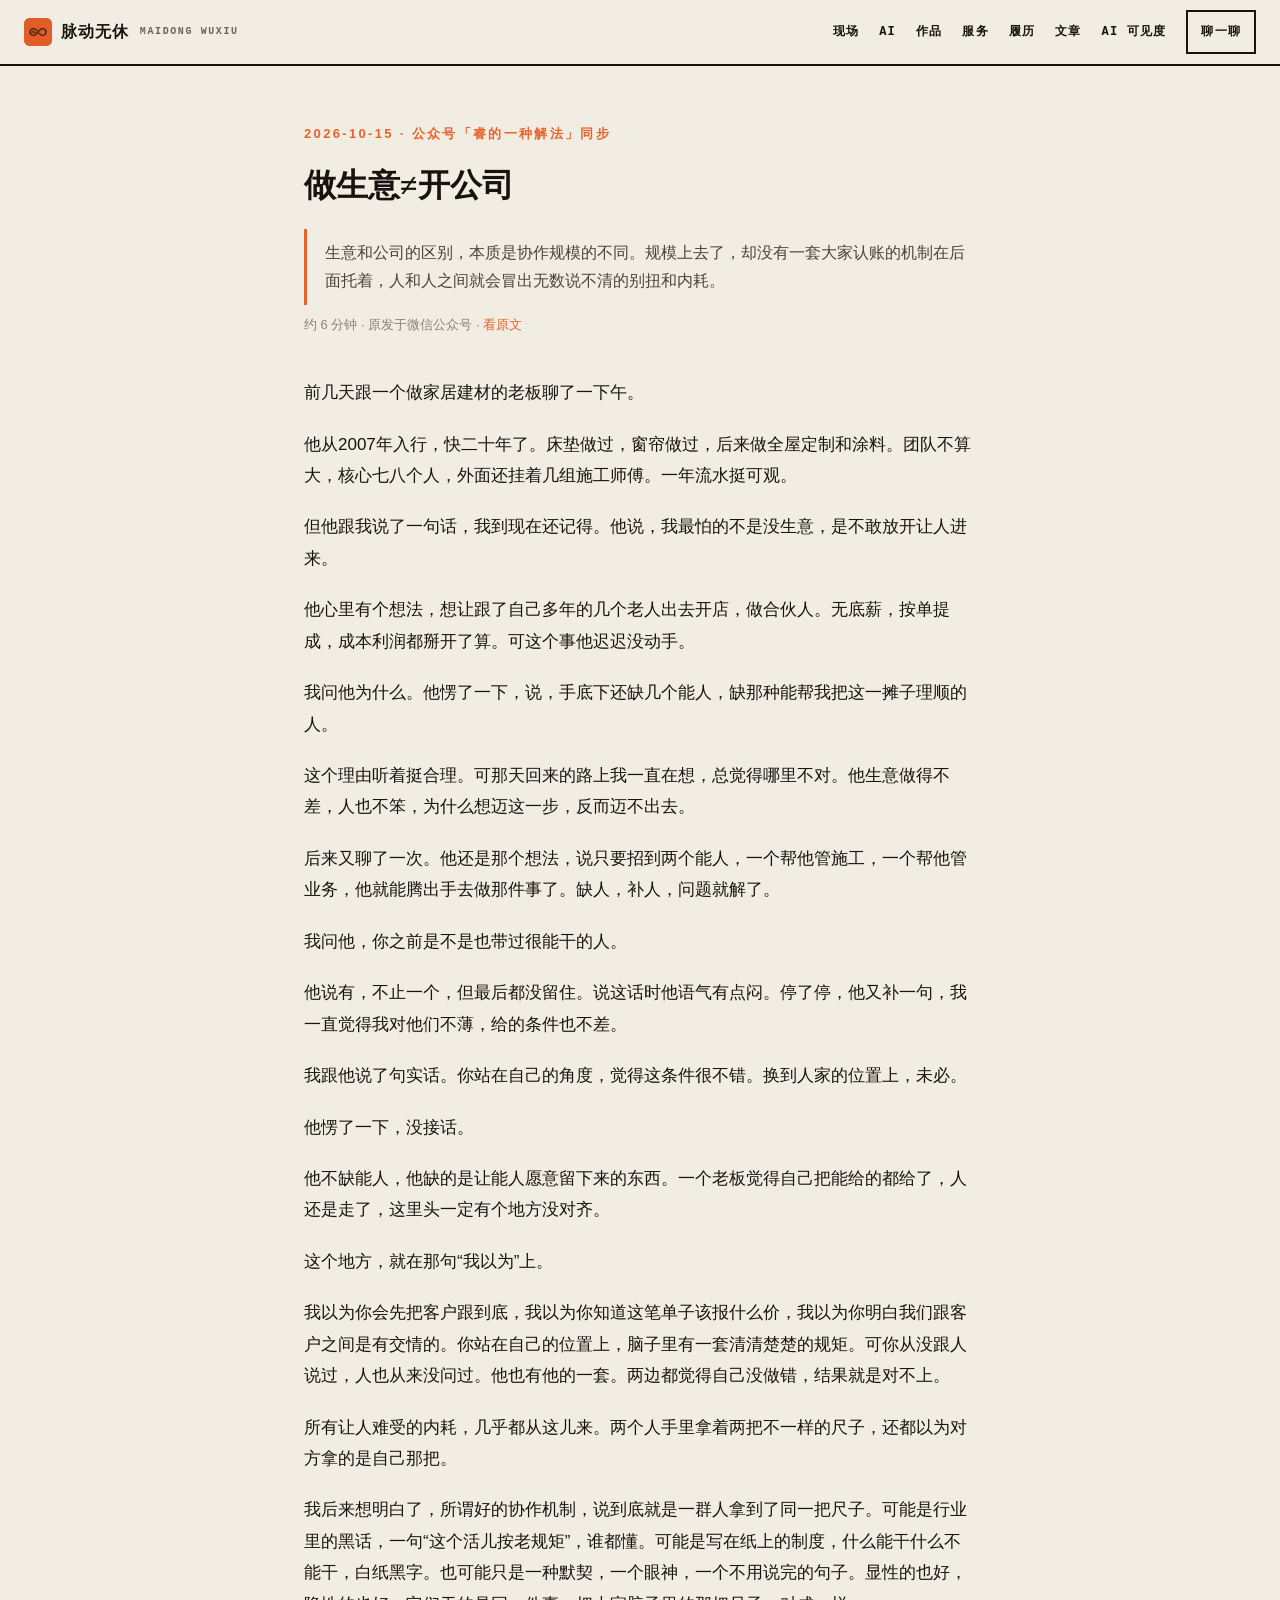
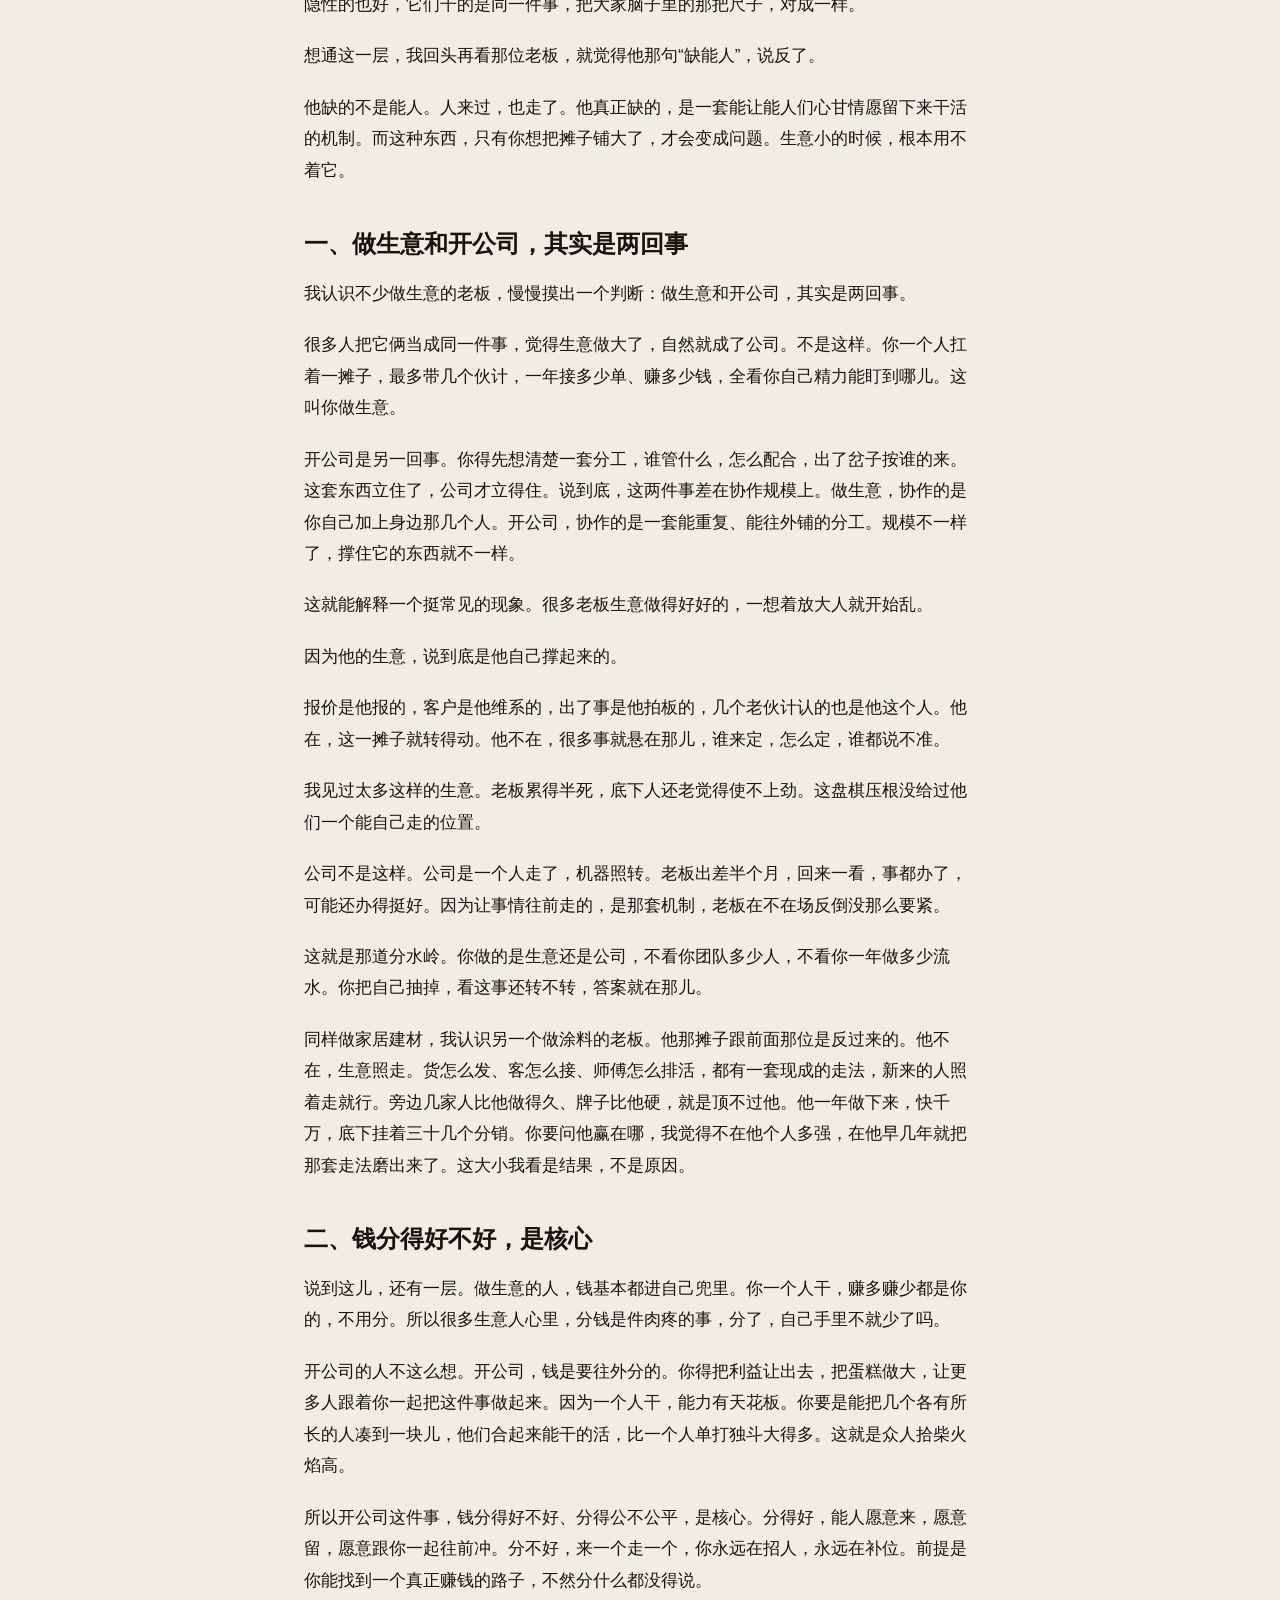
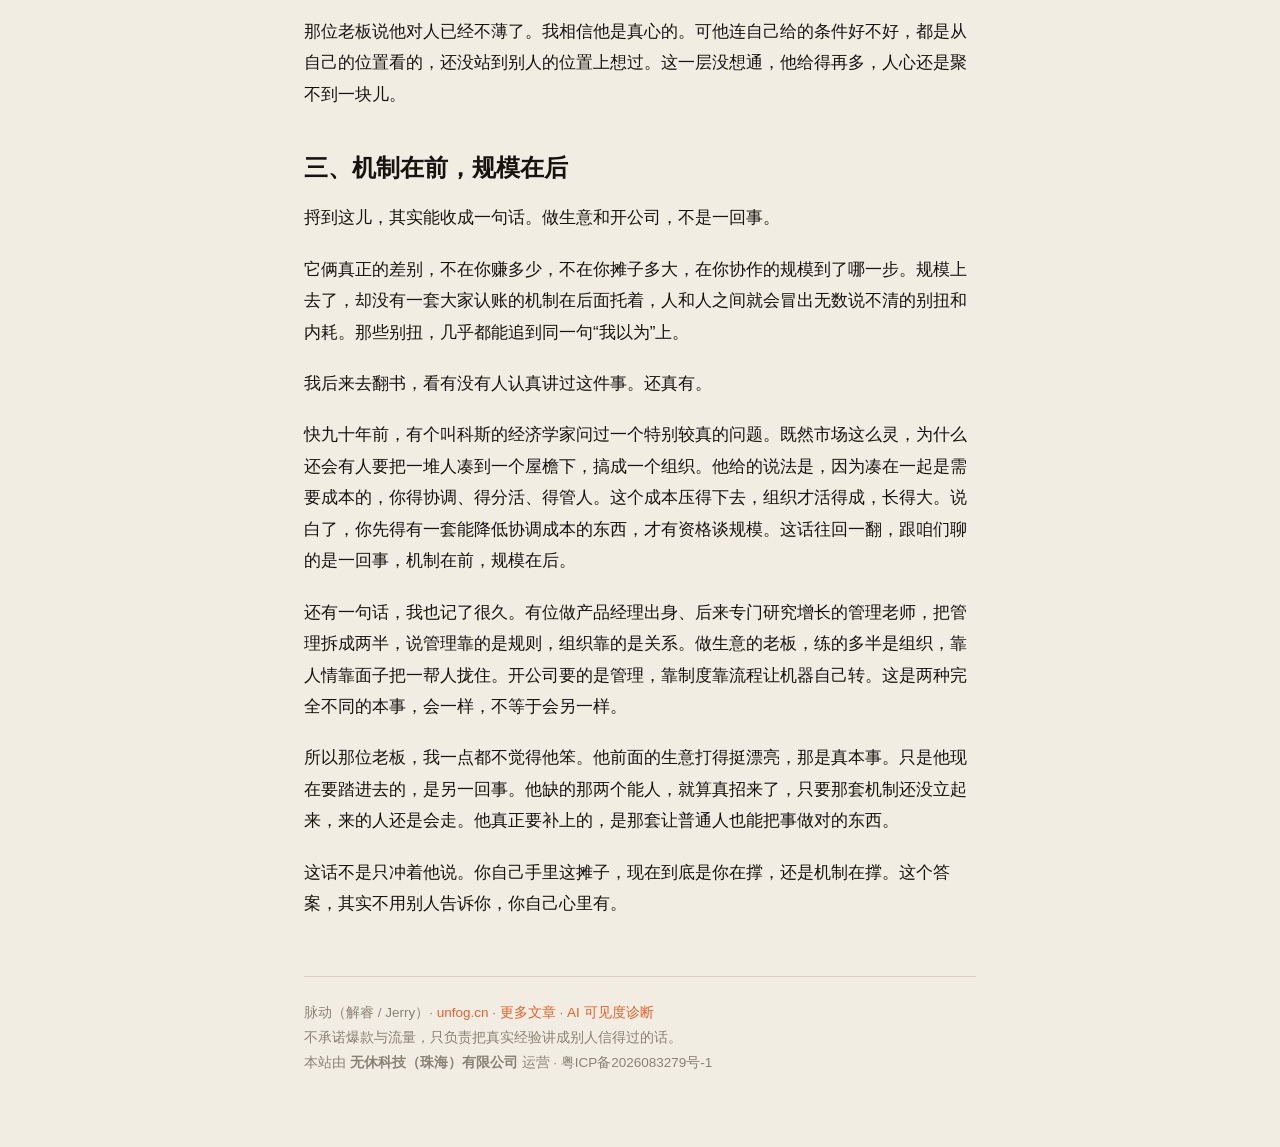
<file: blog/20261015-01.html>
<!DOCTYPE html>
<html lang="zh-CN">
<head>
<meta charset="utf-8">
<meta name="viewport" content="width=device-width,initial-scale=1">
<title>做生意≠开公司｜脉动无休</title>
<meta name="description" content="生意和公司的区别，本质是协作规模的不同。规模上去了，却没有一套大家认账的机制在后面托着，人和人之间就会冒出无数说不清的别扭和内耗。">
<meta property="og:type" content="article">
<meta property="og:title" content="做生意≠开公司">
<meta property="og:description" content="生意和公司的区别，本质是协作规模的不同。规模上去了，却没有一套大家认账的机制在后面托着，人和人之间就会冒出无数说不清的别扭和内耗。">
<meta property="og:image" content="https://unfog.cn/assets/share-card.png">
<meta property="og:url" content="https://unfog.cn/blog/20261015-01.html">
<link rel="canonical" href="https://unfog.cn/blog/20261015-01.html">
<link rel="alternate" type="application/rss+xml" title="脉动无休 · 文章" href="/blog/rss.xml">
<script type="application/ld+json">
{"@context":"https://schema.org","@type":"BlogPosting","headline":"做生意≠开公司","description":"生意和公司的区别，本质是协作规模的不同。规模上去了，却没有一套大家认账的机制在后面托着，人和人之间就会冒出无数说不清的别扭和内耗。","datePublished":"2026-10-15","author":{"@type":"Person","name":"脉动（解睿 / Jerry）","url":"https://unfog.cn/"},"mainEntityOfPage":"https://unfog.cn/blog/20261015-01.html","image":"https://unfog.cn/assets/share-card.png","keywords":"做生意,开公司,机制,规模,分钱,内耗","articleSection":"机制与规模","inLanguage":"zh-CN","wordCount":2458,"dateModified":"2026-10-15","publisher":{"@type":"Person","name":"脉动（解睿 / Jerry）","url":"https://unfog.cn/","@id":"https://unfog.cn/#person"},"isPartOf":{"@type":"Blog","@id":"https://unfog.cn/blog/#blog","name":"脉动无休 · 文章","url":"https://unfog.cn/blog/"},"about":[{"@type":"Thing","name":"做生意"},{"@type":"Thing","name":"开公司"},{"@type":"Thing","name":"机制"}]}
</script>
<style>
:root{--paper:#f2ede3;--ink:#17140f;--orange:#e8622c}
*{margin:0;padding:0;box-sizing:border-box}
html{-webkit-font-smoothing:antialiased}
body{background:var(--paper);color:var(--ink);font:17px/1.85 "PingFang SC","Helvetica Neue",sans-serif}
.wrap{max-width:720px;margin:0 auto;padding:56px 24px 72px}
.kicker{font-size:13px;letter-spacing:.18em;color:var(--orange);font-weight:600;margin-bottom:18px}
h1{font-family:"Songti SC","STSong","Noto Serif SC",serif;font-size:32px;line-height:1.35;font-weight:700;margin-bottom:14px}
.summary{border-left:3px solid var(--orange);padding:10px 0 10px 18px;color:#4a443a;font-size:15.5px;line-height:1.8;margin:22px 0 8px}
.meta{font-size:13px;color:#8a8274;margin-bottom:40px}
.article p{margin:0 0 20px}
.article strong{font-weight:650}
.article h2{font-family:"Songti SC","STSong","Noto Serif SC",serif;font-size:24px;line-height:1.5;font-weight:700;margin:40px 0 16px}
.foot{margin-top:56px;padding-top:24px;border-top:1px solid #d8d0c0;font-size:13.5px;color:#8a8274}
.foot a{color:var(--orange);text-decoration:none}
.foot a:hover{text-decoration:underline}
.brand{position:fixed;top:18px;right:22px;font-family:"Songti SC",serif;font-weight:700;font-size:15px;color:var(--ink);text-decoration:none}
.brand em{color:var(--orange);font-style:normal}
</style>
<script type="application/ld+json">
{"@context":"https://schema.org","@type":"BreadcrumbList","itemListElement":[{"@type":"ListItem","position":1,"name":"首页","item":"https://unfog.cn/"},{"@type":"ListItem","position":2,"name":"文章","item":"https://unfog.cn/blog/"},{"@type":"ListItem","position":3,"name":"做生意≠开公司","item":"https://unfog.cn/blog/20261015-01.html"}]}
</script>
<link rel="stylesheet" href="/assets/site-nav.css">
</head>
<body>
<header class="sitebar">
  <div class="sitebar-in">
    <a class="sb-brand" href="/"><img src="/assets/logo-mark.png" alt="脉动无休标志" width="30" height="30">脉动无休<i>MAIDONG WUXIU</i></a>
    <nav class="sb-nav" aria-label="全站导航">
      <a href="/#scenes" data-anchor>现场</a><a href="/#ai" data-anchor>AI</a><a href="/#works" data-anchor>作品</a><a href="/#services" data-anchor>服务</a><a href="/#cv" data-anchor>履历</a>
      <a href="/blog/">文章</a><a href="/geo/">AI 可见度</a>
      <a class="sb-cta" href="/#contact">聊一聊</a>
    </nav>
  </div>
</header>
<div class="wrap">
<div class="kicker">2026-10-15 · 公众号「睿的一种解法」同步</div>
<h1>做生意≠开公司</h1>
<div class="summary">生意和公司的区别，本质是协作规模的不同。规模上去了，却没有一套大家认账的机制在后面托着，人和人之间就会冒出无数说不清的别扭和内耗。</div>
<div class="meta">约 6 分钟 · 原发于微信公众号 · <a href="https://mp.weixin.qq.com/s/K-wx6gE9HfY2_xEal0fJPA" style="color:var(--orange);text-decoration:none">看原文</a></div>
<div class="article">
<p>前几天跟一个做家居建材的老板聊了一下午。</p><p>他从2007年入行，快二十年了。床垫做过，窗帘做过，后来做全屋定制和涂料。团队不算大，核心七八个人，外面还挂着几组施工师傅。一年流水挺可观。</p><p>但他跟我说了一句话，我到现在还记得。他说，我最怕的不是没生意，是不敢放开让人进来。</p><p>他心里有个想法，想让跟了自己多年的几个老人出去开店，做合伙人。无底薪，按单提成，成本利润都掰开了算。可这个事他迟迟没动手。</p><p>我问他为什么。他愣了一下，说，手底下还缺几个能人，缺那种能帮我把这一摊子理顺的人。</p><p>这个理由听着挺合理。可那天回来的路上我一直在想，总觉得哪里不对。他生意做得不差，人也不笨，为什么想迈这一步，反而迈不出去。</p><p>后来又聊了一次。他还是那个想法，说只要招到两个能人，一个帮他管施工，一个帮他管业务，他就能腾出手去做那件事了。缺人，补人，问题就解了。</p><p>我问他，你之前是不是也带过很能干的人。</p><p>他说有，不止一个，但最后都没留住。说这话时他语气有点闷。停了停，他又补一句，我一直觉得我对他们不薄，给的条件也不差。</p><p>我跟他说了句实话。你站在自己的角度，觉得这条件很不错。换到人家的位置上，未必。</p><p>他愣了一下，没接话。</p><p>他不缺能人，他缺的是让能人愿意留下来的东西。一个老板觉得自己把能给的都给了，人还是走了，这里头一定有个地方没对齐。</p><p>这个地方，就在那句“我以为”上。</p><p>我以为你会先把客户跟到底，我以为你知道这笔单子该报什么价，我以为你明白我们跟客户之间是有交情的。你站在自己的位置上，脑子里有一套清清楚楚的规矩。可你从没跟人说过，人也从来没问过。他也有他的一套。两边都觉得自己没做错，结果就是对不上。</p><p>所有让人难受的内耗，几乎都从这儿来。两个人手里拿着两把不一样的尺子，还都以为对方拿的是自己那把。</p><p>我后来想明白了，所谓好的协作机制，说到底就是一群人拿到了同一把尺子。可能是行业里的黑话，一句“这个活儿按老规矩”，谁都懂。可能是写在纸上的制度，什么能干什么不能干，白纸黑字。也可能只是一种默契，一个眼神，一个不用说完的句子。显性的也好，隐性的也好，它们干的是同一件事，把大家脑子里的那把尺子，对成一样。</p><p>想通这一层，我回头再看那位老板，就觉得他那句“缺能人”，说反了。</p><p>他缺的不是能人。人来过，也走了。他真正缺的，是一套能让能人们心甘情愿留下来干活的机制。而这种东西，只有你想把摊子铺大了，才会变成问题。生意小的时候，根本用不着它。</p>
<h2>一、做生意和开公司，其实是两回事</h2>
<p>我认识不少做生意的老板，慢慢摸出一个判断：做生意和开公司，其实是两回事。</p><p>很多人把它俩当成同一件事，觉得生意做大了，自然就成了公司。不是这样。你一个人扛着一摊子，最多带几个伙计，一年接多少单、赚多少钱，全看你自己精力能盯到哪儿。这叫你做生意。</p><p>开公司是另一回事。你得先想清楚一套分工，谁管什么，怎么配合，出了岔子按谁的来。这套东西立住了，公司才立得住。说到底，这两件事差在协作规模上。做生意，协作的是你自己加上身边那几个人。开公司，协作的是一套能重复、能往外铺的分工。规模不一样了，撑住它的东西就不一样。</p><p>这就能解释一个挺常见的现象。很多老板生意做得好好的，一想着放大人就开始乱。</p><p>因为他的生意，说到底是他自己撑起来的。</p><p>报价是他报的，客户是他维系的，出了事是他拍板的，几个老伙计认的也是他这个人。他在，这一摊子就转得动。他不在，很多事就悬在那儿，谁来定，怎么定，谁都说不准。</p><p>我见过太多这样的生意。老板累得半死，底下人还老觉得使不上劲。这盘棋压根没给过他们一个能自己走的位置。</p><p>公司不是这样。公司是一个人走了，机器照转。老板出差半个月，回来一看，事都办了，可能还办得挺好。因为让事情往前走的，是那套机制，老板在不在场反倒没那么要紧。</p><p>这就是那道分水岭。你做的是生意还是公司，不看你团队多少人，不看你一年做多少流水。你把自己抽掉，看这事还转不转，答案就在那儿。</p><p>同样做家居建材，我认识另一个做涂料的老板。他那摊子跟前面那位是反过来的。他不在，生意照走。货怎么发、客怎么接、师傅怎么排活，都有一套现成的走法，新来的人照着走就行。旁边几家人比他做得久、牌子比他硬，就是顶不过他。他一年做下来，快千万，底下挂着三十几个分销。你要问他赢在哪，我觉得不在他个人多强，在他早几年就把那套走法磨出来了。这大小我看是结果，不是原因。</p>
<h2>二、钱分得好不好，是核心</h2>
<p>说到这儿，还有一层。做生意的人，钱基本都进自己兜里。你一个人干，赚多赚少都是你的，不用分。所以很多生意人心里，分钱是件肉疼的事，分了，自己手里不就少了吗。</p><p>开公司的人不这么想。开公司，钱是要往外分的。你得把利益让出去，把蛋糕做大，让更多人跟着你一起把这件事做起来。因为一个人干，能力有天花板。你要是能把几个各有所长的人凑到一块儿，他们合起来能干的活，比一个人单打独斗大得多。这就是众人拾柴火焰高。</p><p>所以开公司这件事，钱分得好不好、分得公不公平，是核心。分得好，能人愿意来，愿意留，愿意跟你一起往前冲。分不好，来一个走一个，你永远在招人，永远在补位。前提是你能找到一个真正赚钱的路子，不然分什么都没得说。</p><p>那位老板说他对人已经不薄了。我相信他是真心的。可他连自己给的条件好不好，都是从自己的位置看的，还没站到别人的位置上想过。这一层没想通，他给得再多，人心还是聚不到一块儿。</p>
<h2>三、机制在前，规模在后</h2>
<p>捋到这儿，其实能收成一句话。做生意和开公司，不是一回事。</p><p>它俩真正的差别，不在你赚多少，不在你摊子多大，在你协作的规模到了哪一步。规模上去了，却没有一套大家认账的机制在后面托着，人和人之间就会冒出无数说不清的别扭和内耗。那些别扭，几乎都能追到同一句“我以为”上。</p><p>我后来去翻书，看有没有人认真讲过这件事。还真有。</p><p>快九十年前，有个叫科斯的经济学家问过一个特别较真的问题。既然市场这么灵，为什么还会有人要把一堆人凑到一个屋檐下，搞成一个组织。他给的说法是，因为凑在一起是需要成本的，你得协调、得分活、得管人。这个成本压得下去，组织才活得成，长得大。说白了，你先得有一套能降低协调成本的东西，才有资格谈规模。这话往回一翻，跟咱们聊的是一回事，机制在前，规模在后。</p><p>还有一句话，我也记了很久。有位做产品经理出身、后来专门研究增长的管理老师，把管理拆成两半，说管理靠的是规则，组织靠的是关系。做生意的老板，练的多半是组织，靠人情靠面子把一帮人拢住。开公司要的是管理，靠制度靠流程让机器自己转。这是两种完全不同的本事，会一样，不等于会另一样。</p><p>所以那位老板，我一点都不觉得他笨。他前面的生意打得挺漂亮，那是真本事。只是他现在要踏进去的，是另一回事。他缺的那两个能人，就算真招来了，只要那套机制还没立起来，来的人还是会走。他真正要补上的，是那套让普通人也能把事做对的东西。</p><p>这话不是只冲着他说。你自己手里这摊子，现在到底是你在撑，还是机制在撑。这个答案，其实不用别人告诉你，你自己心里有。</p>
</div>
<div class="foot">脉动（解睿 / Jerry）· <a href="/">unfog.cn</a> · <a href="/blog/">更多文章</a> · <a href="/geo/">AI 可见度诊断</a><br>
不承诺爆款与流量，只负责把真实经验讲成别人信得过的话。<br>本站由 <b>无休科技（珠海）有限公司</b> 运营 · 粤ICP备2026083279号-1</div>
</div>
</body></html>
</file>
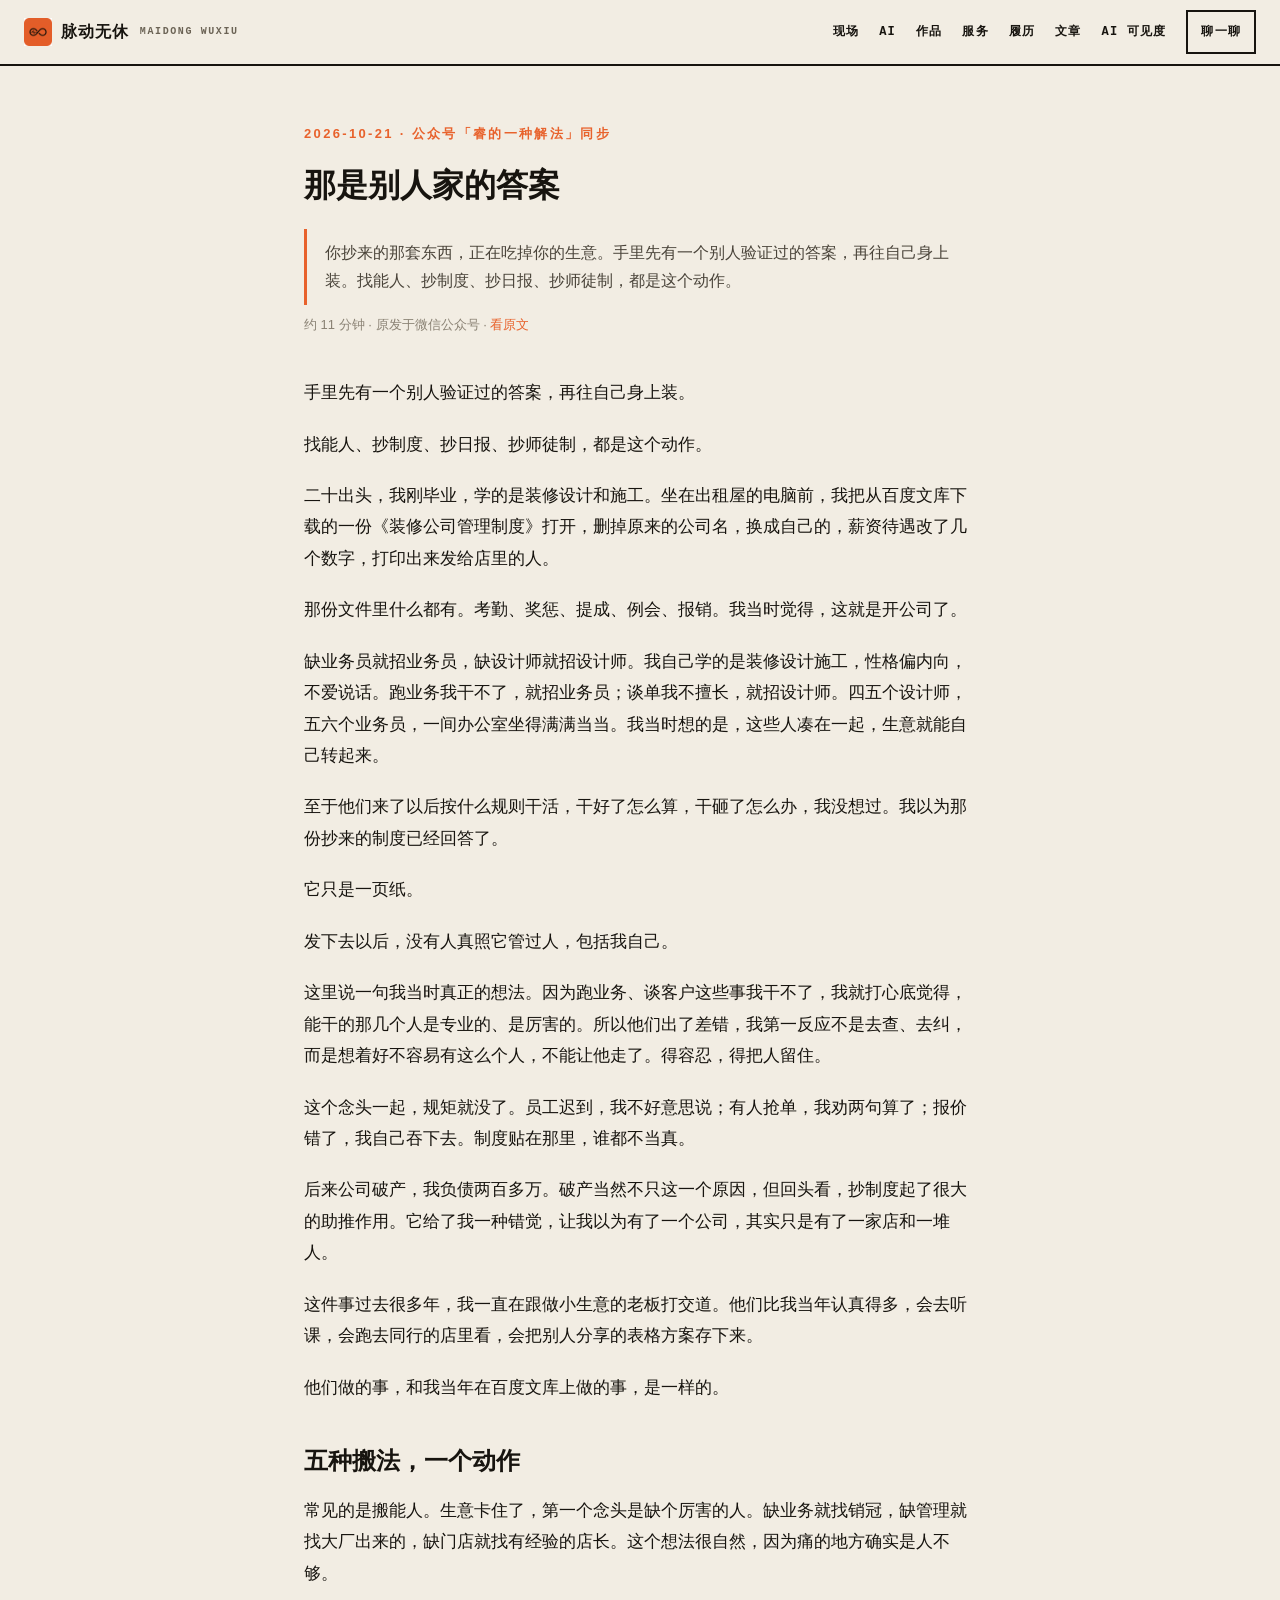
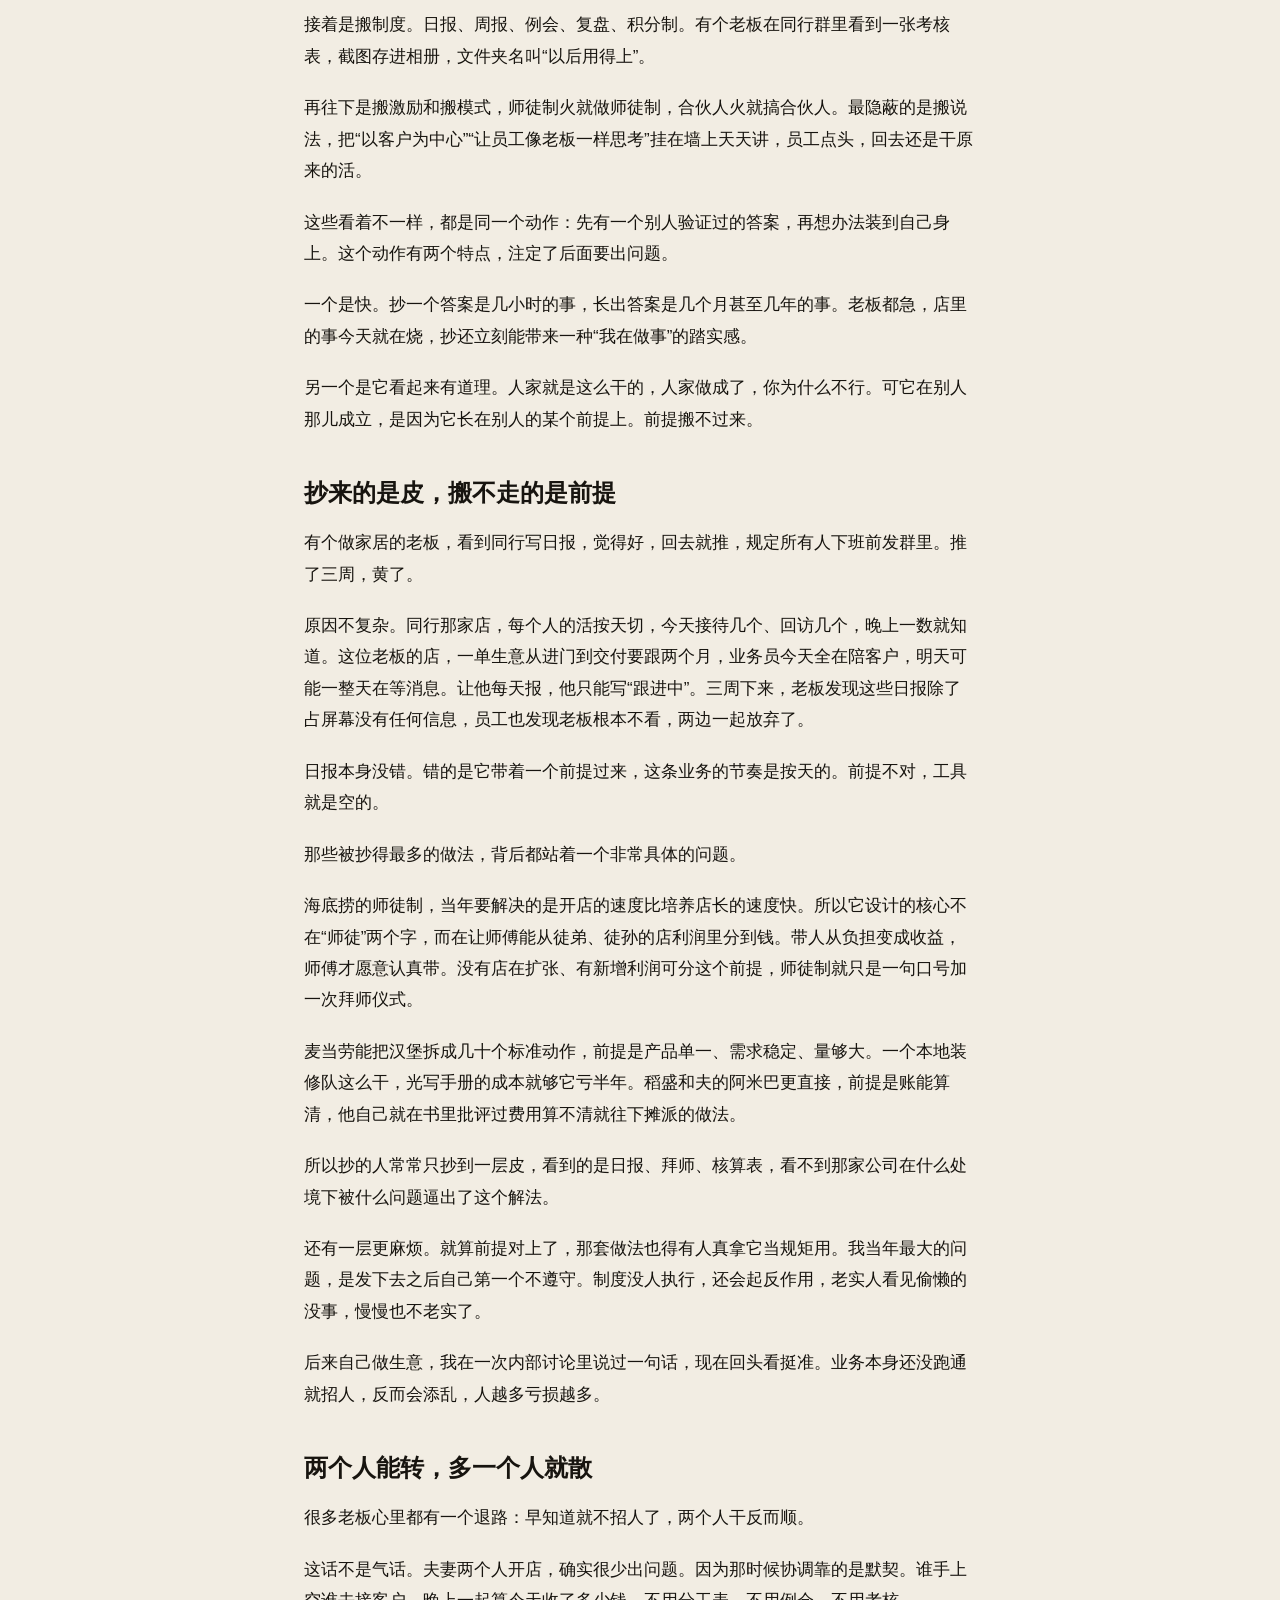
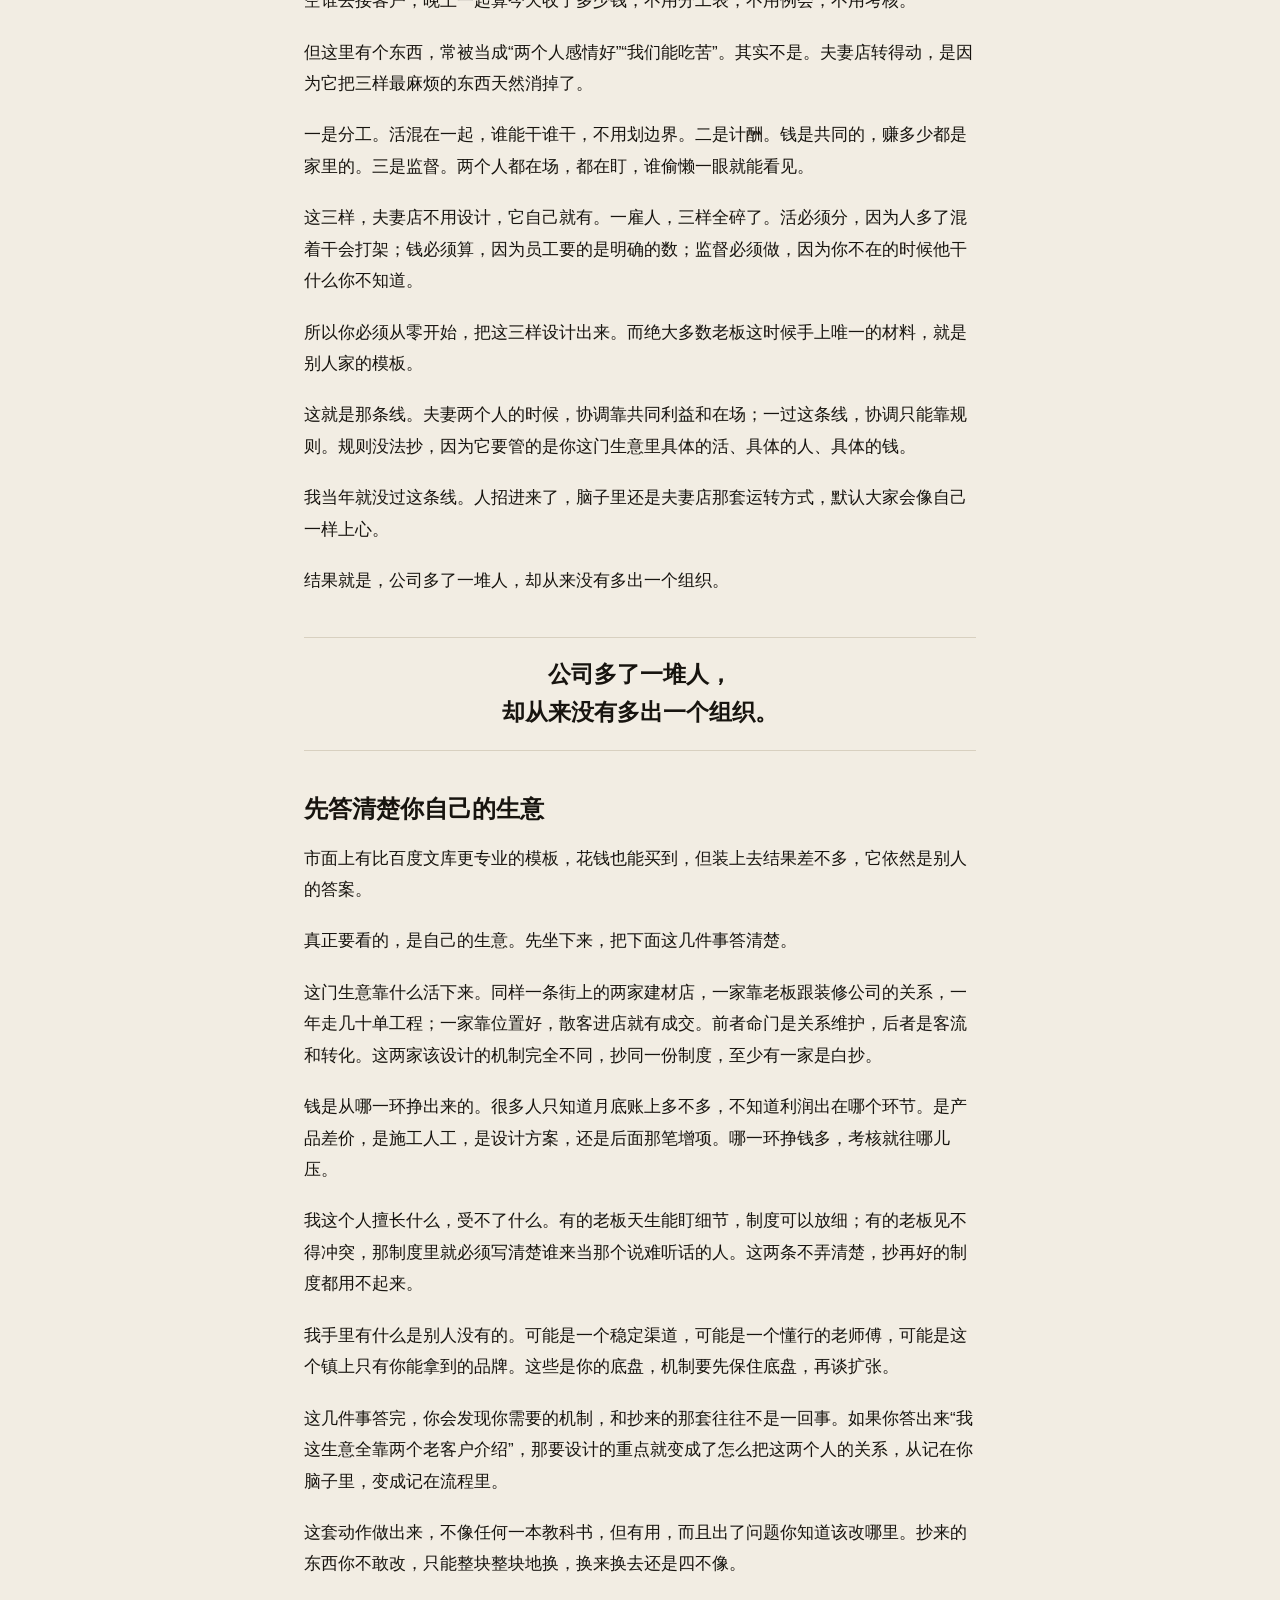
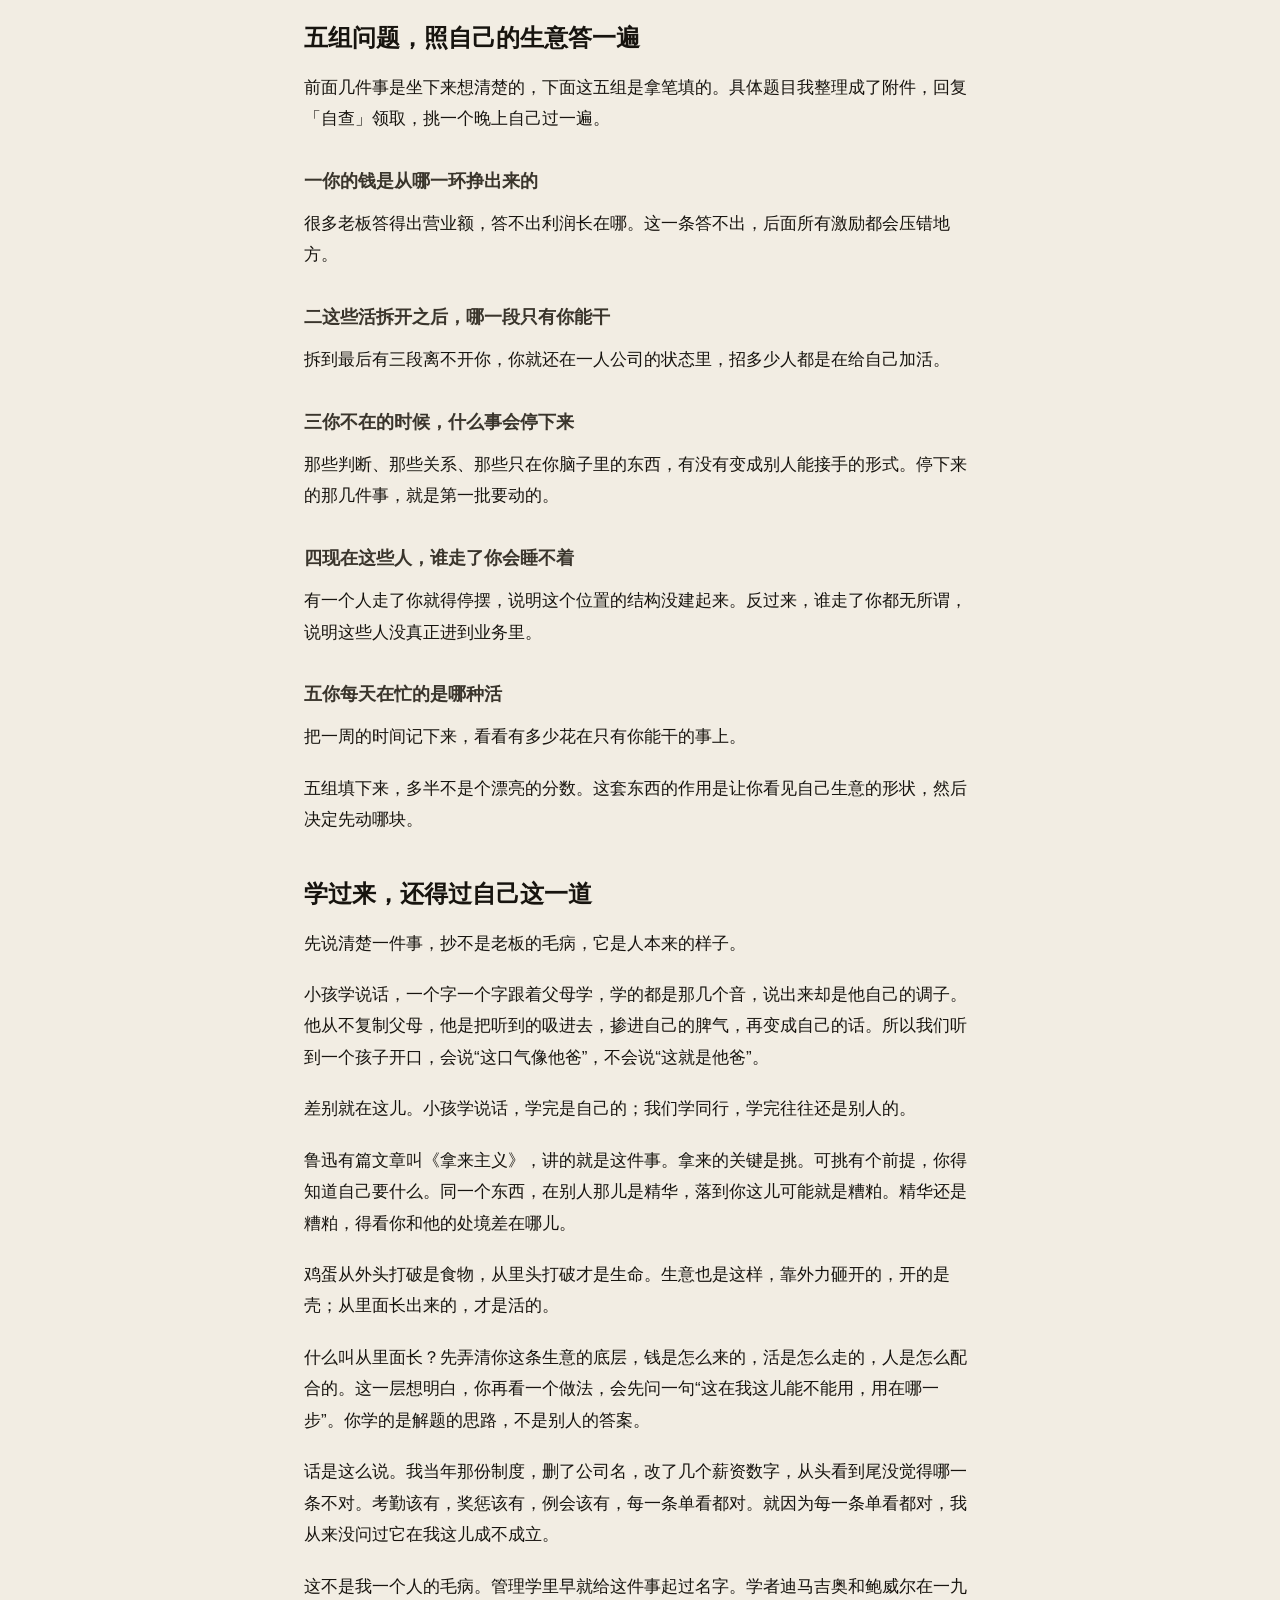
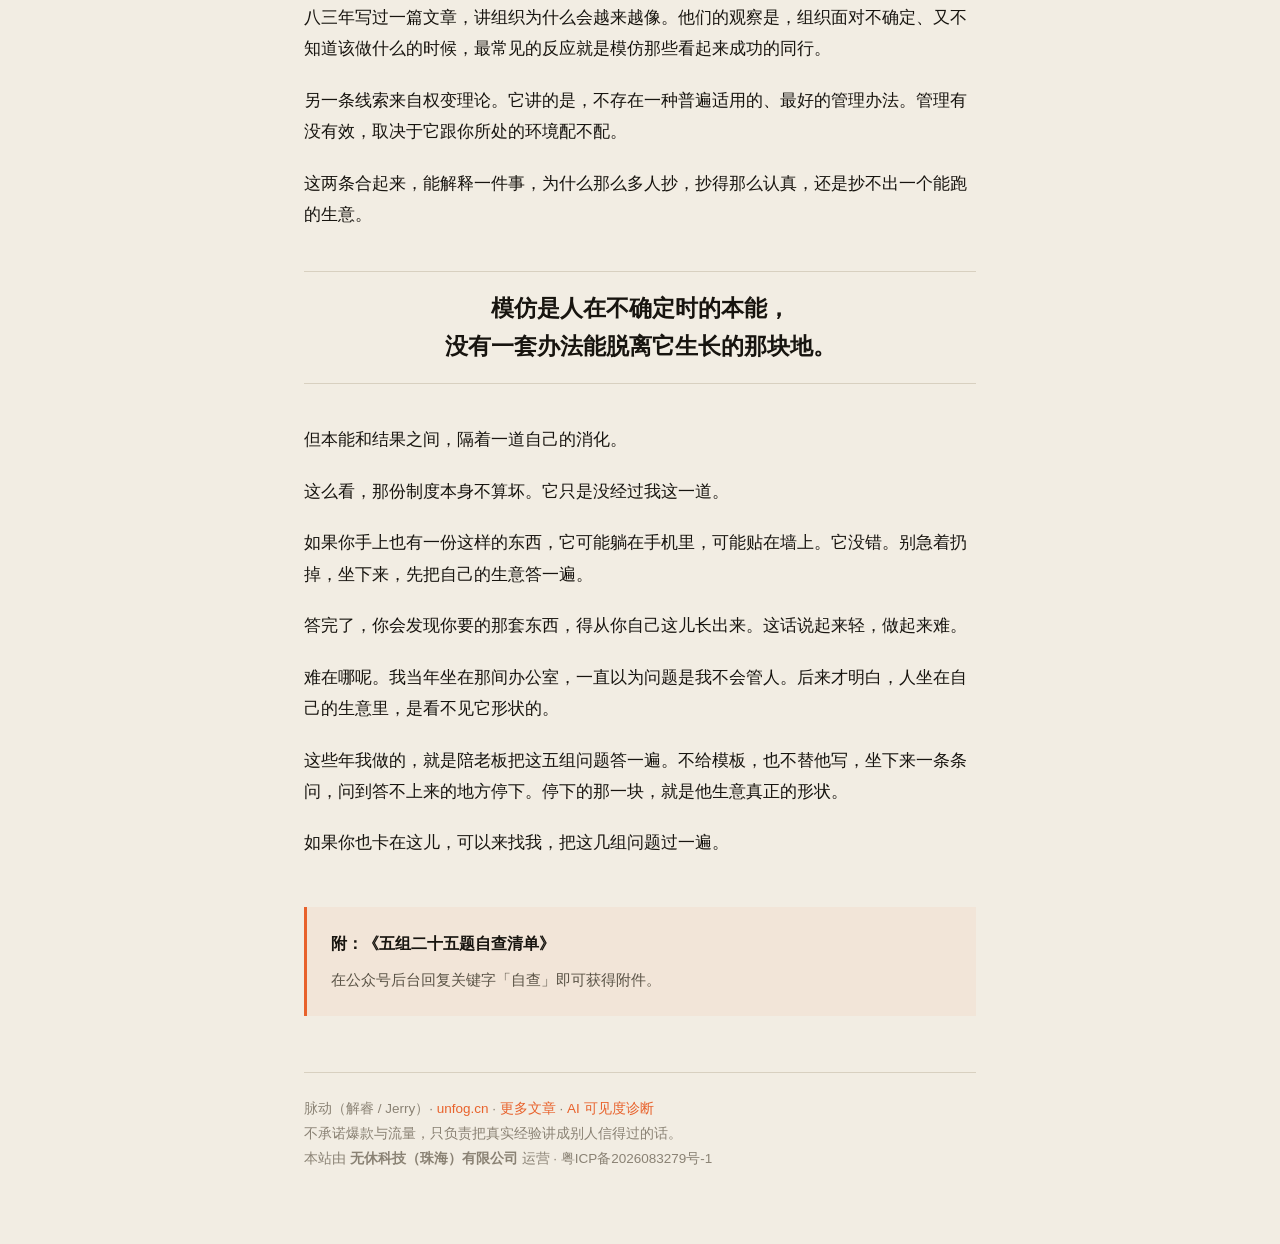
<file: blog/20261021-01.html>
<!DOCTYPE html>
<html lang="zh-CN">
<head>
<meta charset="utf-8">
<meta name="viewport" content="width=device-width,initial-scale=1">
<title>那是别人家的答案｜脉动无休</title>
<meta name="description" content="你抄来的那套东西，正在吃掉你的生意。手里先有一个别人验证过的答案，再往自己身上装。找能人、抄制度、抄日报、抄师徒制，都是这个动作。">
<meta property="og:type" content="article">
<meta property="og:title" content="那是别人家的答案">
<meta property="og:description" content="你抄来的那套东西，正在吃掉你的生意。手里先有一个别人验证过的答案，再往自己身上装。找能人、抄制度、抄日报、抄师徒制，都是这个动作。">
<meta property="og:image" content="https://unfog.cn/assets/share-card.png">
<meta property="og:url" content="https://unfog.cn/blog/20261021-01.html">
<link rel="canonical" href="https://unfog.cn/blog/20261021-01.html">
<link rel="alternate" type="application/rss+xml" title="脉动无休 · 文章" href="/blog/rss.xml">
<script type="application/ld+json">
{"@context":"https://schema.org","@type":"BlogPosting","headline":"那是别人家的答案","description":"你抄来的那套东西，正在吃掉你的生意。手里先有一个别人验证过的答案，再往自己身上装。找能人、抄制度、抄日报、抄师徒制，都是这个动作。","datePublished":"2026-10-21","author":{"@type":"Person","name":"脉动（解睿 / Jerry）","url":"https://unfog.cn/"},"mainEntityOfPage":"https://unfog.cn/blog/20261021-01.html","image":"https://unfog.cn/assets/share-card.png","keywords":"抄制度,机制移植,夫妻店,分工,计酬,监督","articleSection":"机制与规模","inLanguage":"zh-CN","wordCount":3962,"dateModified":"2026-10-21","publisher":{"@type":"Person","name":"脉动（解睿 / Jerry）","url":"https://unfog.cn/","@id":"https://unfog.cn/#person"},"isPartOf":{"@type":"Blog","@id":"https://unfog.cn/blog/#blog","name":"脉动无休 · 文章","url":"https://unfog.cn/blog/"},"about":[{"@type":"Thing","name":"抄制度"},{"@type":"Thing","name":"机制移植"},{"@type":"Thing","name":"夫妻店"}]}
</script>
<style>
:root{--paper:#f2ede3;--ink:#17140f;--orange:#e8622c}
*{margin:0;padding:0;box-sizing:border-box}
html{-webkit-font-smoothing:antialiased}
body{background:var(--paper);color:var(--ink);font:17px/1.85 "PingFang SC","Helvetica Neue",sans-serif}
.wrap{max-width:720px;margin:0 auto;padding:56px 24px 72px}
.kicker{font-size:13px;letter-spacing:.18em;color:var(--orange);font-weight:600;margin-bottom:18px}
h1{font-family:"Songti SC","STSong","Noto Serif SC",serif;font-size:32px;line-height:1.35;font-weight:700;margin-bottom:14px}
.summary{border-left:3px solid var(--orange);padding:10px 0 10px 18px;color:#4a443a;font-size:15.5px;line-height:1.8;margin:22px 0 8px}
.meta{font-size:13px;color:#8a8274;margin-bottom:40px}
.article p{margin:0 0 20px}
.article strong{font-weight:650}
.article h2{font-family:"Songti SC","STSong","Noto Serif SC",serif;font-size:24px;line-height:1.5;font-weight:700;margin:40px 0 16px}
.pull{font-family:"Songti SC","STSong",serif;font-size:23px;line-height:1.65;font-weight:700;text-align:center;margin:40px 0;padding:18px 0;border-top:1px solid #d8d0c0;border-bottom:1px solid #d8d0c0}
.article p.qh{margin:30px 0 10px;font-size:18px;color:#3a352c}
.appx{margin-top:48px;padding:22px 24px;background:rgba(232,98,44,.06);border-left:3px solid var(--orange)}
.appx .at{font-weight:700;font-size:16px;margin-bottom:8px}
.appx p{font-size:15px;color:#5a5346;margin:0}

.foot{margin-top:56px;padding-top:24px;border-top:1px solid #d8d0c0;font-size:13.5px;color:#8a8274}
.foot a{color:var(--orange);text-decoration:none}
.foot a:hover{text-decoration:underline}
.brand{position:fixed;top:18px;right:22px;font-family:"Songti SC",serif;font-weight:700;font-size:15px;color:var(--ink);text-decoration:none}
.brand em{color:var(--orange);font-style:normal}
@media(max-width:520px){.pull{font-size:20px}.brand{display:none}}
</style>
<script type="application/ld+json">
{"@context":"https://schema.org","@type":"BreadcrumbList","itemListElement":[{"@type":"ListItem","position":1,"name":"首页","item":"https://unfog.cn/"},{"@type":"ListItem","position":2,"name":"文章","item":"https://unfog.cn/blog/"},{"@type":"ListItem","position":3,"name":"那是别人家的答案","item":"https://unfog.cn/blog/20261021-01.html"}]}
</script>
<link rel="stylesheet" href="/assets/site-nav.css">
</head>
<body>
<header class="sitebar">
  <div class="sitebar-in">
    <a class="sb-brand" href="/"><img src="/assets/logo-mark.png" alt="脉动无休标志" width="30" height="30">脉动无休<i>MAIDONG WUXIU</i></a>
    <nav class="sb-nav" aria-label="全站导航">
      <a href="/#scenes" data-anchor>现场</a><a href="/#ai" data-anchor>AI</a><a href="/#works" data-anchor>作品</a><a href="/#services" data-anchor>服务</a><a href="/#cv" data-anchor>履历</a>
      <a href="/blog/">文章</a><a href="/geo/">AI 可见度</a>
      <a class="sb-cta" href="/#contact">聊一聊</a>
    </nav>
  </div>
</header>
<div class="wrap">
<div class="kicker">2026-10-21 · 公众号「睿的一种解法」同步</div>
<h1>那是别人家的答案</h1>
<div class="summary">你抄来的那套东西，正在吃掉你的生意。手里先有一个别人验证过的答案，再往自己身上装。找能人、抄制度、抄日报、抄师徒制，都是这个动作。</div>
<div class="meta">约 11 分钟 · 原发于微信公众号 · <a href="https://mp.weixin.qq.com/s/4uy10Lv-OtCUsNXDn-4KSw" style="color:var(--orange);text-decoration:none">看原文</a></div>
<div class="article">
<p>手里先有一个别人验证过的答案，再往自己身上装。</p>
<p>找能人、抄制度、抄日报、抄师徒制，都是这个动作。</p>
<p>二十出头，我刚毕业，学的是装修设计和施工。坐在出租屋的电脑前，我把从百度文库下载的一份《装修公司管理制度》打开，删掉原来的公司名，换成自己的，薪资待遇改了几个数字，打印出来发给店里的人。</p>
<p>那份文件里什么都有。考勤、奖惩、提成、例会、报销。我当时觉得，这就是开公司了。</p>
<p>缺业务员就招业务员，缺设计师就招设计师。我自己学的是装修设计施工，性格偏内向，不爱说话。跑业务我干不了，就招业务员；谈单我不擅长，就招设计师。四五个设计师，五六个业务员，一间办公室坐得满满当当。我当时想的是，这些人凑在一起，生意就能自己转起来。</p>
<p>至于他们来了以后按什么规则干活，干好了怎么算，干砸了怎么办，我没想过。我以为那份抄来的制度已经回答了。</p>
<p>它只是一页纸。</p>
<p>发下去以后，没有人真照它管过人，包括我自己。</p>
<p>这里说一句我当时真正的想法。因为跑业务、谈客户这些事我干不了，我就打心底觉得，能干的那几个人是专业的、是厉害的。所以他们出了差错，我第一反应不是去查、去纠，而是想着好不容易有这么个人，不能让他走了。得容忍，得把人留住。</p>
<p>这个念头一起，规矩就没了。员工迟到，我不好意思说；有人抢单，我劝两句算了；报价错了，我自己吞下去。制度贴在那里，谁都不当真。</p>
<p>后来公司破产，我负债两百多万。破产当然不只这一个原因，但回头看，抄制度起了很大的助推作用。它给了我一种错觉，让我以为有了一个公司，其实只是有了一家店和一堆人。</p>
<p>这件事过去很多年，我一直在跟做小生意的老板打交道。他们比我当年认真得多，会去听课，会跑去同行的店里看，会把别人分享的表格方案存下来。</p>
<p>他们做的事，和我当年在百度文库上做的事，是一样的。</p>
<h2>五种搬法，一个动作</h2>
<p>常见的是搬能人。生意卡住了，第一个念头是缺个厉害的人。缺业务就找销冠，缺管理就找大厂出来的，缺门店就找有经验的店长。这个想法很自然，因为痛的地方确实是人不够。</p>
<p>接着是搬制度。日报、周报、例会、复盘、积分制。有个老板在同行群里看到一张考核表，截图存进相册，文件夹名叫“以后用得上”。</p>
<p>再往下是搬激励和搬模式，师徒制火就做师徒制，合伙人火就搞合伙人。最隐蔽的是搬说法，把“以客户为中心”“让员工像老板一样思考”挂在墙上天天讲，员工点头，回去还是干原来的活。</p>
<p>这些看着不一样，都是同一个动作：先有一个别人验证过的答案，再想办法装到自己身上。这个动作有两个特点，注定了后面要出问题。</p>
<p>一个是快。抄一个答案是几小时的事，长出答案是几个月甚至几年的事。老板都急，店里的事今天就在烧，抄还立刻能带来一种“我在做事”的踏实感。</p>
<p>另一个是它看起来有道理。人家就是这么干的，人家做成了，你为什么不行。可它在别人那儿成立，是因为它长在别人的某个前提上。前提搬不过来。</p>
<h2>抄来的是皮，搬不走的是前提</h2>
<p>有个做家居的老板，看到同行写日报，觉得好，回去就推，规定所有人下班前发群里。推了三周，黄了。</p>
<p>原因不复杂。同行那家店，每个人的活按天切，今天接待几个、回访几个，晚上一数就知道。这位老板的店，一单生意从进门到交付要跟两个月，业务员今天全在陪客户，明天可能一整天在等消息。让他每天报，他只能写“跟进中”。三周下来，老板发现这些日报除了占屏幕没有任何信息，员工也发现老板根本不看，两边一起放弃了。</p>
<p>日报本身没错。错的是它带着一个前提过来，这条业务的节奏是按天的。前提不对，工具就是空的。</p>
<p>那些被抄得最多的做法，背后都站着一个非常具体的问题。</p>
<p>海底捞的师徒制，当年要解决的是开店的速度比培养店长的速度快。所以它设计的核心不在“师徒”两个字，而在让师傅能从徒弟、徒孙的店利润里分到钱。带人从负担变成收益，师傅才愿意认真带。没有店在扩张、有新增利润可分这个前提，师徒制就只是一句口号加一次拜师仪式。</p>
<p>麦当劳能把汉堡拆成几十个标准动作，前提是产品单一、需求稳定、量够大。一个本地装修队这么干，光写手册的成本就够它亏半年。稻盛和夫的阿米巴更直接，前提是账能算清，他自己就在书里批评过费用算不清就往下摊派的做法。</p>
<p>所以抄的人常常只抄到一层皮，看到的是日报、拜师、核算表，看不到那家公司在什么处境下被什么问题逼出了这个解法。</p>
<p>还有一层更麻烦。就算前提对上了，那套做法也得有人真拿它当规矩用。我当年最大的问题，是发下去之后自己第一个不遵守。制度没人执行，还会起反作用，老实人看见偷懒的没事，慢慢也不老实了。</p>
<p>后来自己做生意，我在一次内部讨论里说过一句话，现在回头看挺准。业务本身还没跑通就招人，反而会添乱，人越多亏损越多。</p>
<h2>两个人能转，多一个人就散</h2>
<p>很多老板心里都有一个退路：早知道就不招人了，两个人干反而顺。</p>
<p>这话不是气话。夫妻两个人开店，确实很少出问题。因为那时候协调靠的是默契。谁手上空谁去接客户，晚上一起算今天收了多少钱，不用分工表，不用例会，不用考核。</p>
<p>但这里有个东西，常被当成“两个人感情好”“我们能吃苦”。其实不是。夫妻店转得动，是因为它把三样最麻烦的东西天然消掉了。</p>
<p>一是分工。活混在一起，谁能干谁干，不用划边界。二是计酬。钱是共同的，赚多少都是家里的。三是监督。两个人都在场，都在盯，谁偷懒一眼就能看见。</p>
<p>这三样，夫妻店不用设计，它自己就有。一雇人，三样全碎了。活必须分，因为人多了混着干会打架；钱必须算，因为员工要的是明确的数；监督必须做，因为你不在的时候他干什么你不知道。</p>
<p>所以你必须从零开始，把这三样设计出来。而绝大多数老板这时候手上唯一的材料，就是别人家的模板。</p>
<p>这就是那条线。夫妻两个人的时候，协调靠共同利益和在场；一过这条线，协调只能靠规则。规则没法抄，因为它要管的是你这门生意里具体的活、具体的人、具体的钱。</p>
<p>我当年就没过这条线。人招进来了，脑子里还是夫妻店那套运转方式，默认大家会像自己一样上心。</p>
<p>结果就是，公司多了一堆人，却从来没有多出一个组织。</p>
<div class="pull">公司多了一堆人，<br>却从来没有多出一个组织。</div>
<h2>先答清楚你自己的生意</h2>
<p>市面上有比百度文库更专业的模板，花钱也能买到，但装上去结果差不多，它依然是别人的答案。</p>
<p>真正要看的，是自己的生意。先坐下来，把下面这几件事答清楚。</p>
<p>这门生意靠什么活下来。同样一条街上的两家建材店，一家靠老板跟装修公司的关系，一年走几十单工程；一家靠位置好，散客进店就有成交。前者命门是关系维护，后者是客流和转化。这两家该设计的机制完全不同，抄同一份制度，至少有一家是白抄。</p>
<p>钱是从哪一环挣出来的。很多人只知道月底账上多不多，不知道利润出在哪个环节。是产品差价，是施工人工，是设计方案，还是后面那笔增项。哪一环挣钱多，考核就往哪儿压。</p>
<p>我这个人擅长什么，受不了什么。有的老板天生能盯细节，制度可以放细；有的老板见不得冲突，那制度里就必须写清楚谁来当那个说难听话的人。这两条不弄清楚，抄再好的制度都用不起来。</p>
<p>我手里有什么是别人没有的。可能是一个稳定渠道，可能是一个懂行的老师傅，可能是这个镇上只有你能拿到的品牌。这些是你的底盘，机制要先保住底盘，再谈扩张。</p>
<p>这几件事答完，你会发现你需要的机制，和抄来的那套往往不是一回事。如果你答出来“我这生意全靠两个老客户介绍”，那要设计的重点就变成了怎么把这两个人的关系，从记在你脑子里，变成记在流程里。</p>
<p>这套动作做出来，不像任何一本教科书，但有用，而且出了问题你知道该改哪里。抄来的东西你不敢改，只能整块整块地换，换来换去还是四不像。</p>
<h2>五组问题，照自己的生意答一遍</h2>
<p>前面几件事是坐下来想清楚的，下面这五组是拿笔填的。具体题目我整理成了附件，回复「自查」领取，挑一个晚上自己过一遍。</p>
<p class="qh"><strong>一你的钱是从哪一环挣出来的</strong></p>
<p>很多老板答得出营业额，答不出利润长在哪。这一条答不出，后面所有激励都会压错地方。</p>
<p class="qh"><strong>二这些活拆开之后，哪一段只有你能干</strong></p>
<p>拆到最后有三段离不开你，你就还在一人公司的状态里，招多少人都是在给自己加活。</p>
<p class="qh"><strong>三你不在的时候，什么事会停下来</strong></p>
<p>那些判断、那些关系、那些只在你脑子里的东西，有没有变成别人能接手的形式。停下来的那几件事，就是第一批要动的。</p>
<p class="qh"><strong>四现在这些人，谁走了你会睡不着</strong></p>
<p>有一个人走了你就得停摆，说明这个位置的结构没建起来。反过来，谁走了你都无所谓，说明这些人没真正进到业务里。</p>
<p class="qh"><strong>五你每天在忙的是哪种活</strong></p>
<p>把一周的时间记下来，看看有多少花在只有你能干的事上。</p>
<p>五组填下来，多半不是个漂亮的分数。这套东西的作用是让你看见自己生意的形状，然后决定先动哪块。</p>
<h2>学过来，还得过自己这一道</h2>
<p>先说清楚一件事，抄不是老板的毛病，它是人本来的样子。</p>
<p>小孩学说话，一个字一个字跟着父母学，学的都是那几个音，说出来却是他自己的调子。他从不复制父母，他是把听到的吸进去，掺进自己的脾气，再变成自己的话。所以我们听到一个孩子开口，会说“这口气像他爸”，不会说“这就是他爸”。</p>
<p>差别就在这儿。小孩学说话，学完是自己的；我们学同行，学完往往还是别人的。</p>
<p>鲁迅有篇文章叫《拿来主义》，讲的就是这件事。拿来的关键是挑。可挑有个前提，你得知道自己要什么。同一个东西，在别人那儿是精华，落到你这儿可能就是糟粕。精华还是糟粕，得看你和他的处境差在哪儿。</p>
<p>鸡蛋从外头打破是食物，从里头打破才是生命。生意也是这样，靠外力砸开的，开的是壳；从里面长出来的，才是活的。</p>
<p>什么叫从里面长？先弄清你这条生意的底层，钱是怎么来的，活是怎么走的，人是怎么配合的。这一层想明白，你再看一个做法，会先问一句“这在我这儿能不能用，用在哪一步”。你学的是解题的思路，不是别人的答案。</p>
<p>话是这么说。我当年那份制度，删了公司名，改了几个薪资数字，从头看到尾没觉得哪一条不对。考勤该有，奖惩该有，例会该有，每一条单看都对。就因为每一条单看都对，我从来没问过它在我这儿成不成立。</p>
<p>这不是我一个人的毛病。管理学里早就给这件事起过名字。学者迪马吉奥和鲍威尔在一九八三年写过一篇文章，讲组织为什么会越来越像。他们的观察是，组织面对不确定、又不知道该做什么的时候，最常见的反应就是模仿那些看起来成功的同行。</p>
<p>另一条线索来自权变理论。它讲的是，不存在一种普遍适用的、最好的管理办法。管理有没有效，取决于它跟你所处的环境配不配。</p>
<p>这两条合起来，能解释一件事，为什么那么多人抄，抄得那么认真，还是抄不出一个能跑的生意。</p>
<div class="pull">模仿是人在不确定时的本能，<br>没有一套办法能脱离它生长的那块地。</div>
<p>但本能和结果之间，隔着一道自己的消化。</p>
<p>这么看，那份制度本身不算坏。它只是没经过我这一道。</p>
<p>如果你手上也有一份这样的东西，它可能躺在手机里，可能贴在墙上。它没错。别急着扔掉，坐下来，先把自己的生意答一遍。</p>
<p>答完了，你会发现你要的那套东西，得从你自己这儿长出来。这话说起来轻，做起来难。</p>
<p>难在哪呢。我当年坐在那间办公室，一直以为问题是我不会管人。后来才明白，人坐在自己的生意里，是看不见它形状的。</p>
<p>这些年我做的，就是陪老板把这五组问题答一遍。不给模板，也不替他写，坐下来一条条问，问到答不上来的地方停下。停下的那一块，就是他生意真正的形状。</p>
<p>如果你也卡在这儿，可以来找我，把这几组问题过一遍。</p>
<div class="appx"><div class="at">附：《五组二十五题自查清单》</div><p>在公众号后台回复关键字「自查」即可获得附件。</p></div>
</div>
<div class="foot">脉动（解睿 / Jerry）· <a href="/">unfog.cn</a> · <a href="/blog/">更多文章</a> · <a href="/geo/">AI 可见度诊断</a><br>
不承诺爆款与流量，只负责把真实经验讲成别人信得过的话。<br>本站由 <b>无休科技（珠海）有限公司</b> 运营 · 粤ICP备2026083279号-1</div>
</div>
</body></html>
</file>
<file: assets/site-nav.css>
/* 全站统一顶栏 · 2026-10-31 与首页 v5 对齐
   用于 /blog/、/geo/ 与其下的文章页。独立命名空间 sb-，不碰各页原有 CSS。 */

.sitebar{
  --sb-paper:#f2ede3; --sb-ink:#17140f; --sb-orange:#b8451a; --sb-faint:#6b6355;
  background:var(--sb-paper);
  border-bottom:2px solid var(--sb-ink);
  font-family:"PingFang SC","Helvetica Neue",sans-serif;
  position:relative; z-index:40;
}
.sitebar-in{
  width:min(1240px,calc(100% - 48px)); margin-inline:auto;
  height:64px; display:flex; align-items:center; justify-content:space-between; gap:16px;
}
.sb-brand{
  display:inline-flex; align-items:center; gap:9px;
  font-family:"Songti SC","STSong","Noto Serif SC",serif; font-weight:900; font-size:16px;
  letter-spacing:.06em; color:var(--sb-ink); text-decoration:none; white-space:nowrap;
}
.sb-brand img{width:28px;height:28px;display:block}
.sb-brand i{
  font:700 10px/1 "SF Mono",Menlo,monospace; letter-spacing:.16em;
  font-style:normal; color:var(--sb-faint); margin-left:2px;
}
.sb-nav{display:flex; align-items:center; gap:20px; flex-wrap:wrap; justify-content:flex-end}
.sb-nav a{
  font:700 12px/1 "SF Mono",Menlo,monospace; letter-spacing:.1em;
  color:var(--sb-ink); text-decoration:none; min-height:44px; display:inline-flex; align-items:center;
  position:relative;
}
.sb-nav a::after{
  content:""; position:absolute; left:0; right:0; bottom:9px; height:2px;
  background:var(--sb-orange); transform:scaleX(0); transform-origin:0 50%;
  transition:transform .3s cubic-bezier(.22,.61,.36,1);
}
.sb-nav a:hover::after,.sb-nav a.on::after{transform:scaleX(1)}
.sb-nav a.on{color:var(--sb-orange)}
.sb-cta{
  padding:0 13px; border:2px solid var(--sb-ink); font-weight:700;
  transition:background .2s,color .2s;
}
.sb-cta::after{display:none}
.sb-cta:hover{background:var(--sb-ink); color:var(--sb-paper)}

@media(max-width:900px){
  .sitebar-in{width:calc(100% - 32px); height:58px; gap:10px}
  .sb-nav{gap:14px}
  .sb-nav a[data-anchor]{display:none}
  .sb-brand i{display:none}
}
@media(max-width:520px){
  .sb-brand{font-size:15px}
  .sb-nav{gap:16px}
  .sb-nav a{font-size:12px; letter-spacing:.04em}
  .sb-cta{padding:0 9px}
}
</file>
